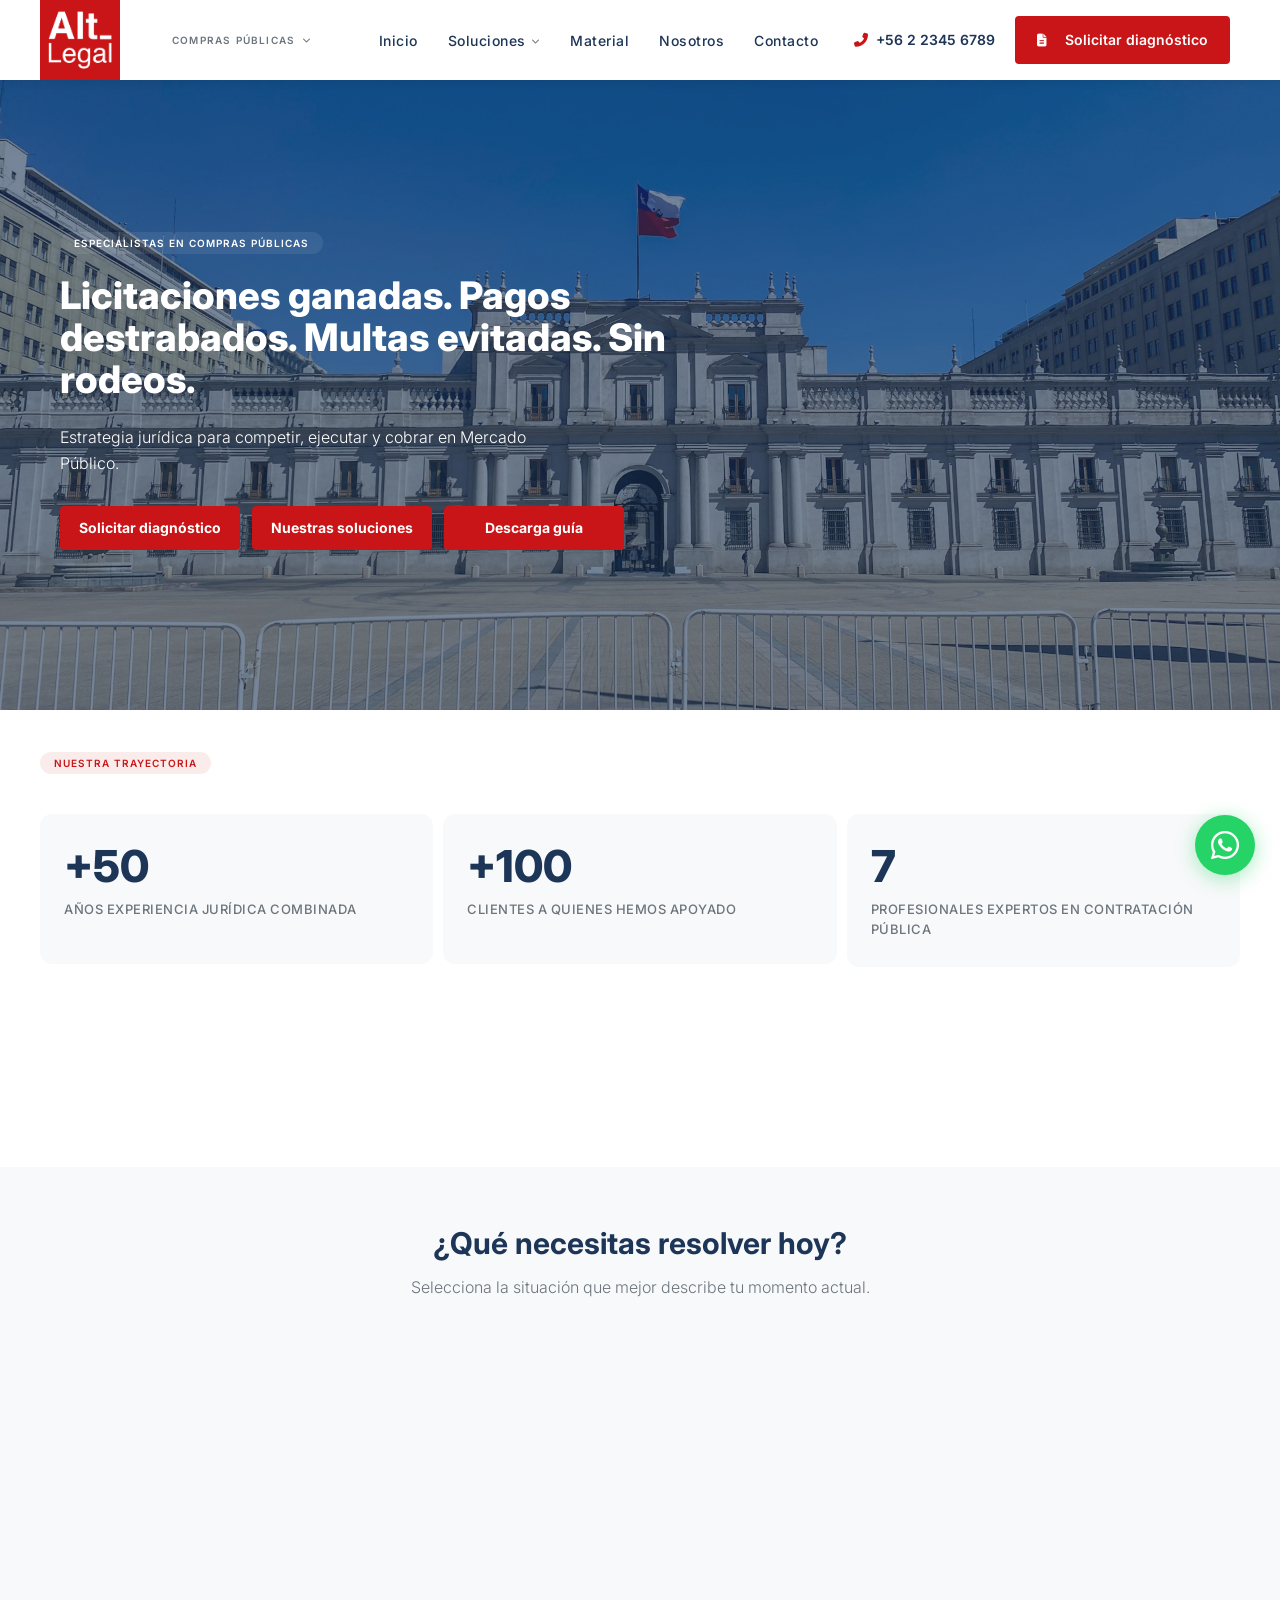
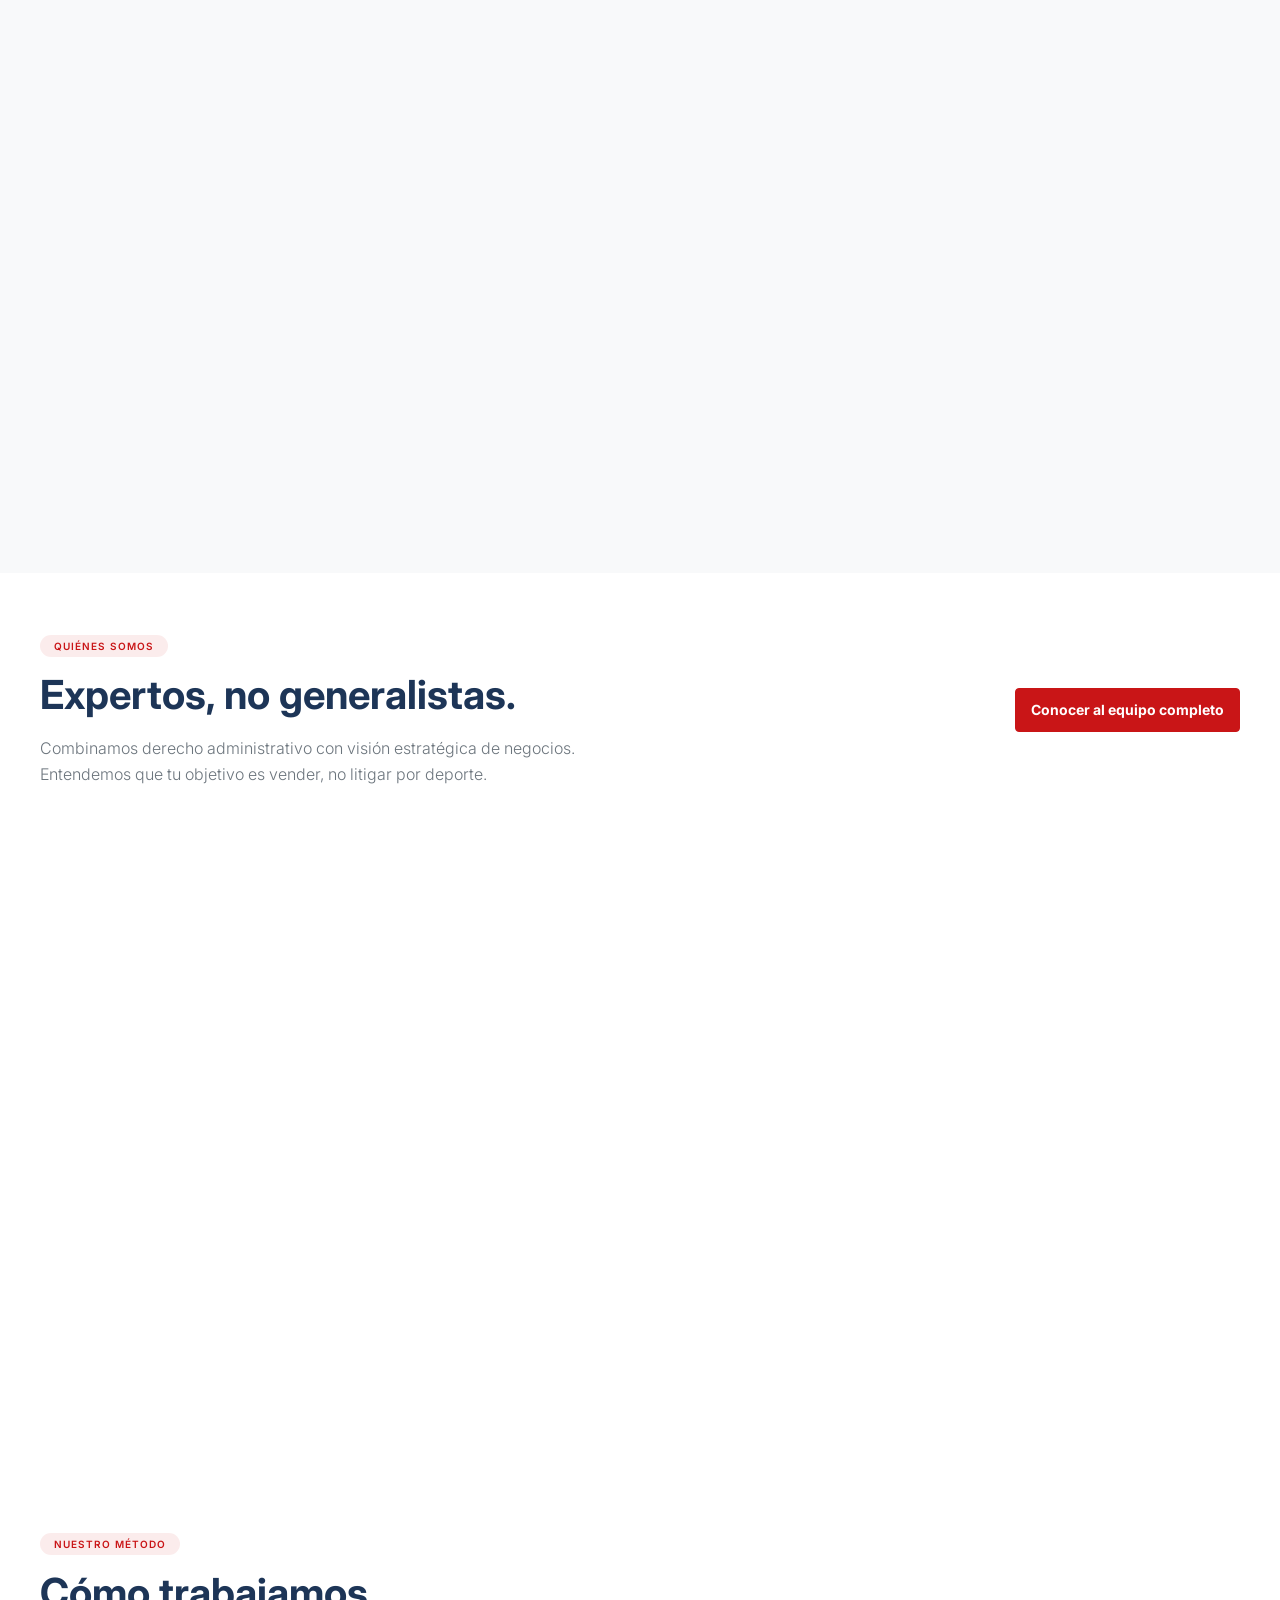
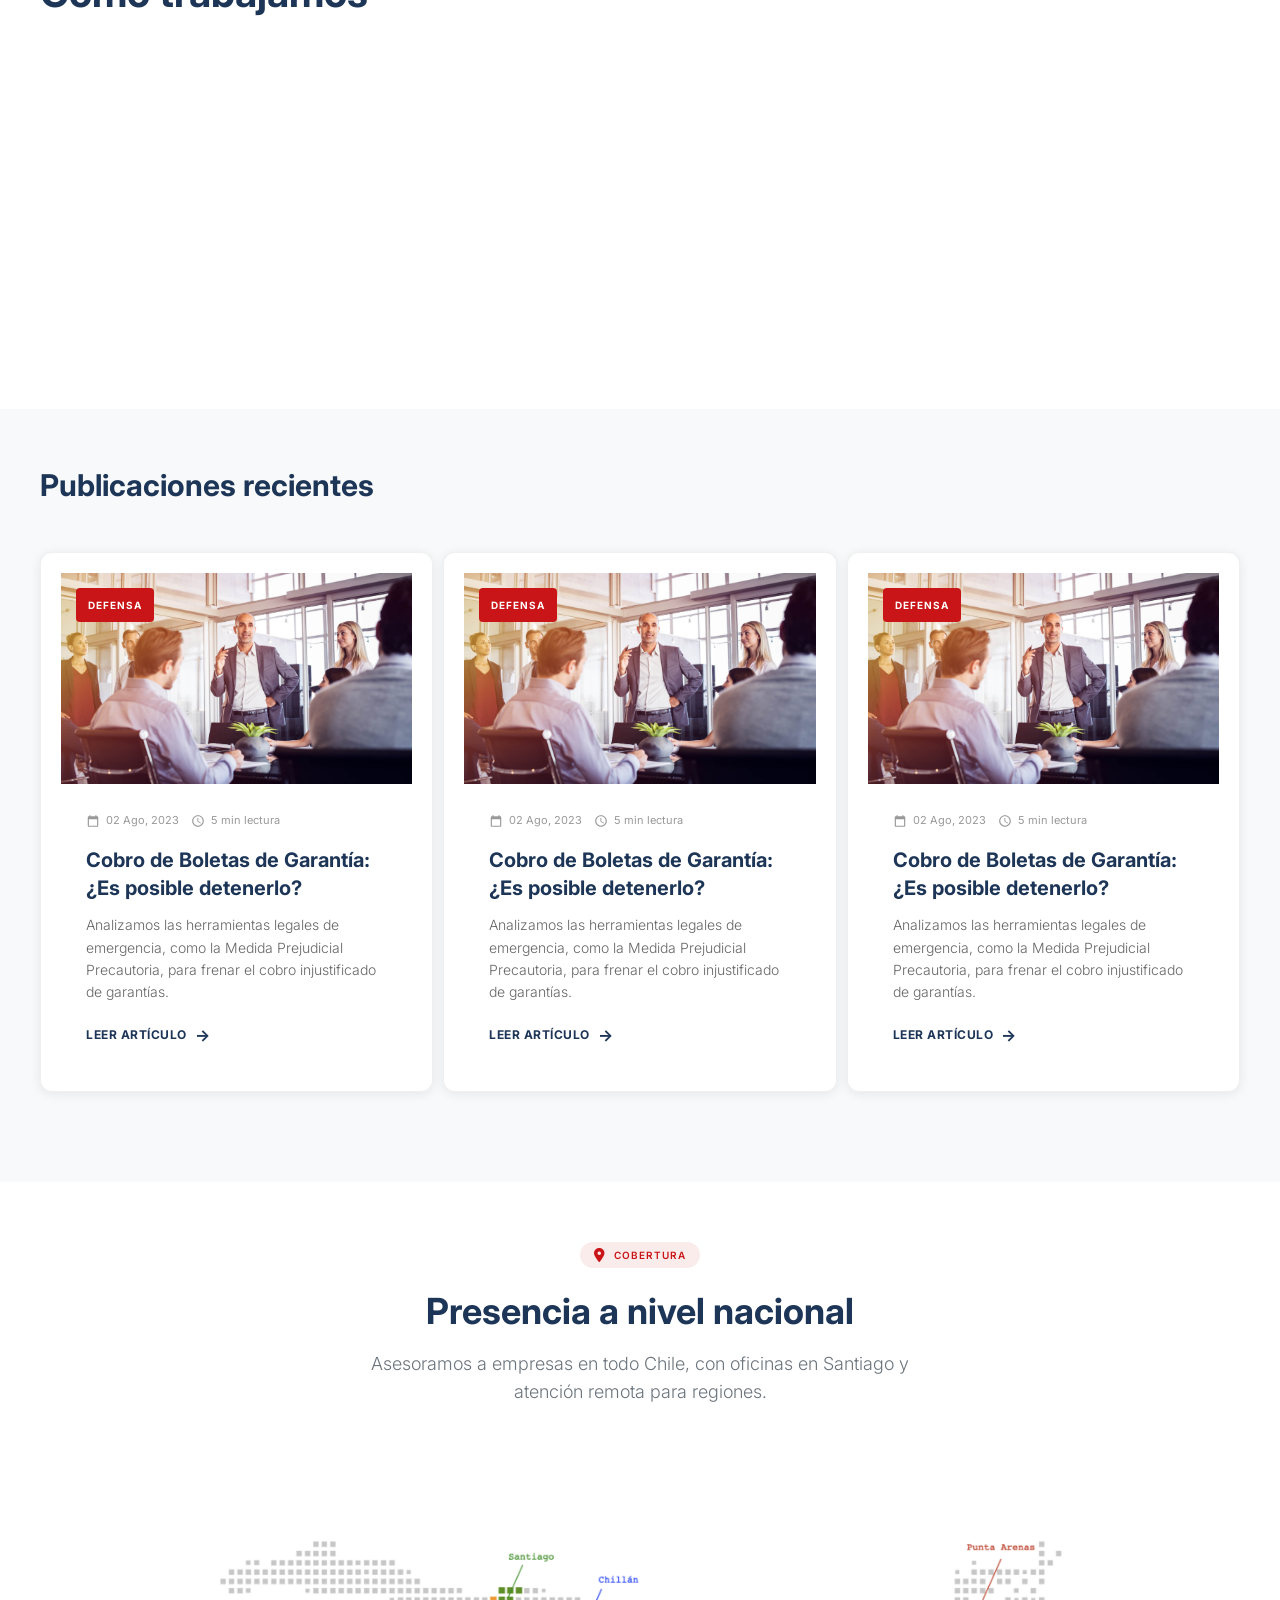
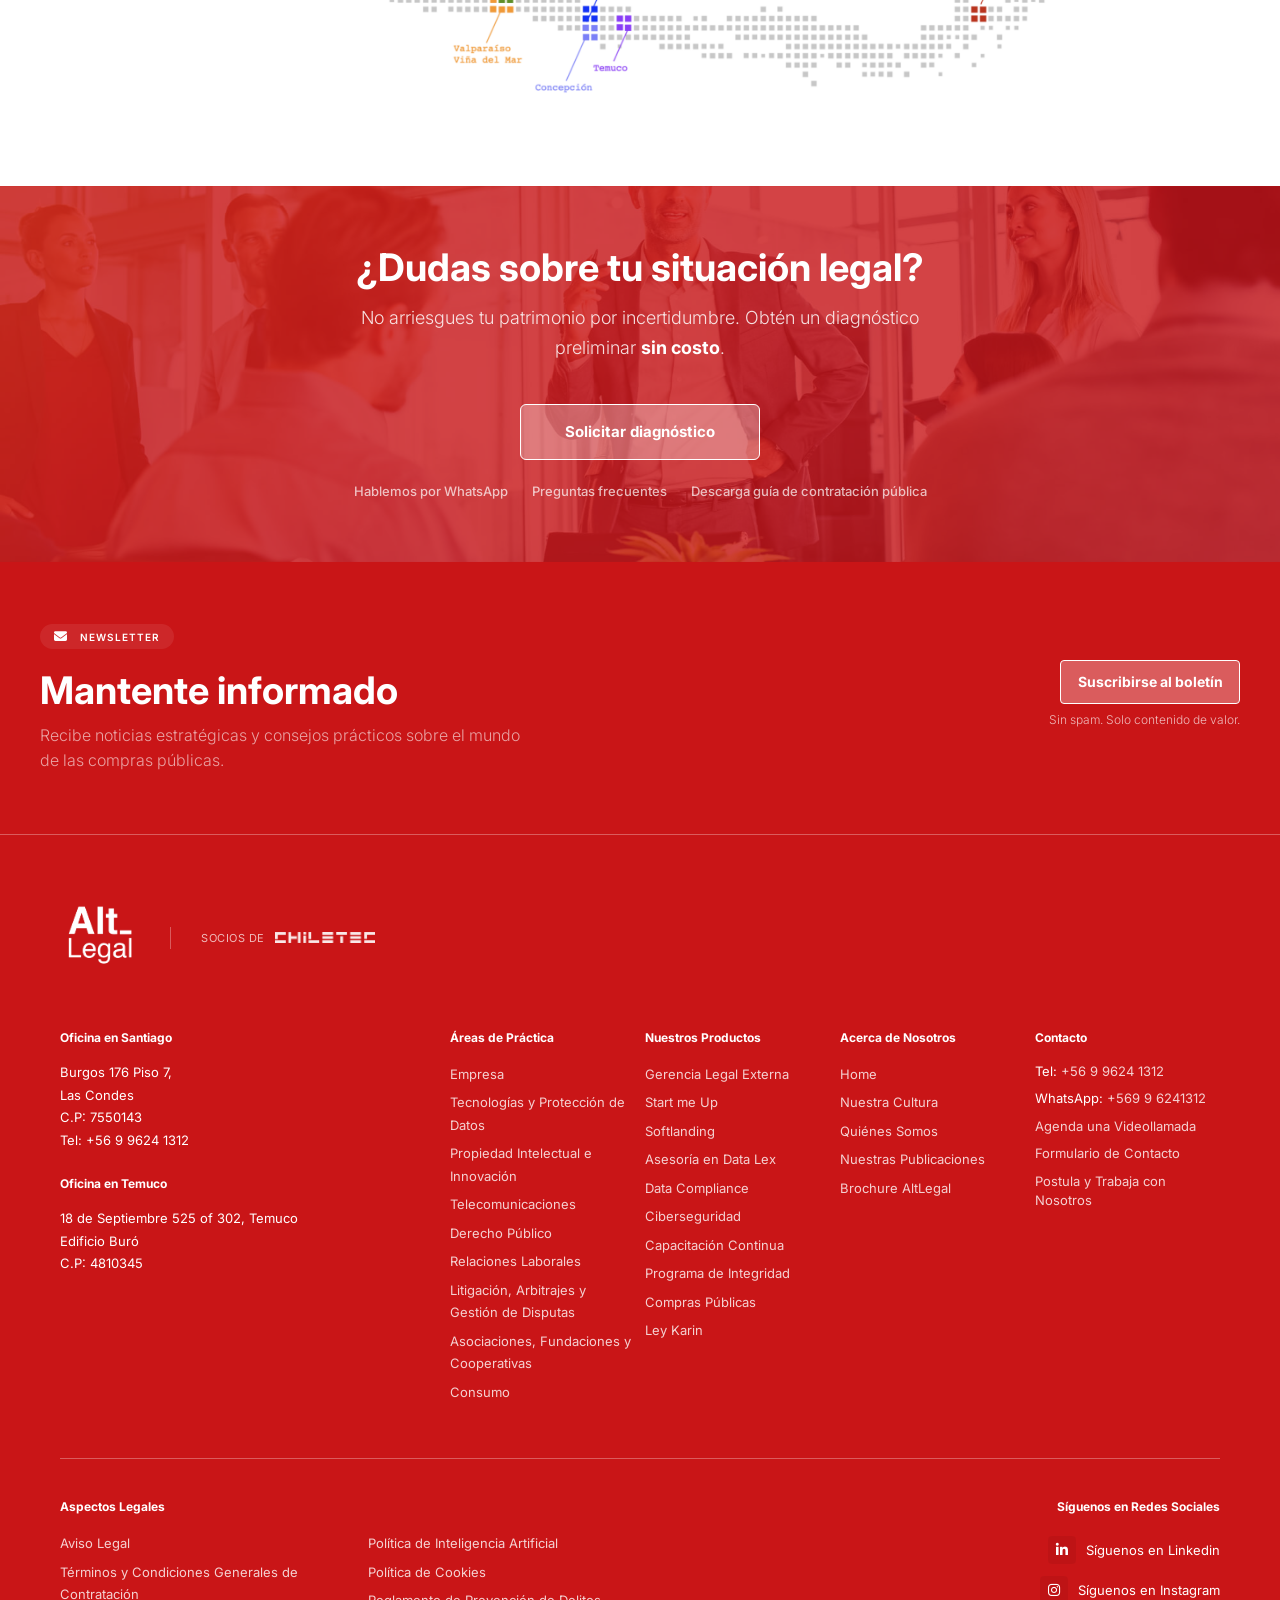
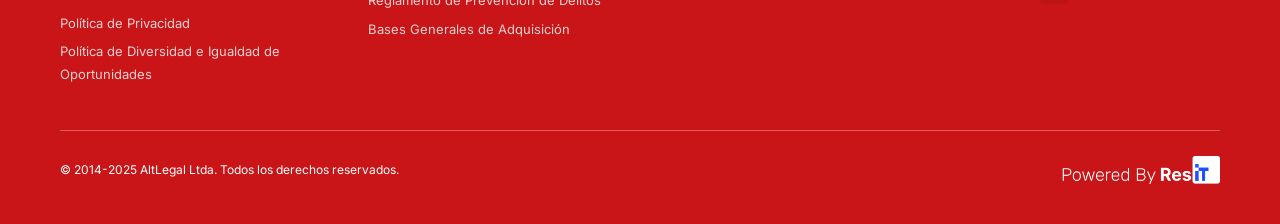
<file: index.html>
<!DOCTYPE html>
<html lang="es">
  <head>
    <title>AltLegal - Asesoría Legal Especializada</title>
    <meta charset="UTF-8">
    <link href="img/favicon.png" rel="shortcut icon">
    <meta name="viewport" content="width=device-width, initial-scale=1, maximum-scale=1">
    <link href="css/main.css?v=11210" rel="stylesheet" type="text/css">
    <script src="js/main.js?v=11210" type="text/javascript"></script>
    <!-- Meta tags facebook-->
    <meta property="og:title" content="AltLegal - Asesoría Legal Especializada">
    <meta property="og:description" content="Te ayudamos a maximizar tus oportunidades en licitaciones públicas con asesoría experta y resultados comprobados.">
    <meta property="og:image" content="#">
    <!-- Meta tags twitter cards-->
    <meta name="twitter:card" content="summary_large_image">
    <meta name="twitter:title" content="AltLegal - Asesoría Legal Especializada">
    <meta name="twitter:description" content="Te ayudamos a maximizar tus oportunidades en licitaciones públicas con asesoría experta y resultados comprobados.">
    <meta name="twitter:image" content="#"><link rel="preconnect" href="https://fonts.googleapis.com">
    <link rel="preconnect" href="https://fonts.gstatic.com" crossorigin>
    <link href="https://fonts.googleapis.com/css2?family=Inter:wght@400;500;600;700;800&display=swap" rel="stylesheet">
    <link rel="stylesheet" href="https://cdnjs.cloudflare.com/ajax/libs/font-awesome/6.7.2/css/all.min.css">
  </head>
  <body>
    <header>
      <div class="header__wrap">
        <div class="header__inner">
          <div class="header__logo"><a href="index.html" class="header__logo__link"><img src="img/icons/logo-altlegal.png" alt="AltLegal" class="header__logo__image"></a>
            <div class="header__area-selector">
              <div class="header__area-selector__current"><span class="header__area-selector__text">COMPRAS PÚBLICAS</span><i class="fas fa-chevron-down"></i></div>
              <div class="header__area-selector__dropdown">
                <ul>
                  <li class="active"><a href="index.html">Compras públicas</a></li>
                  <li><a href="#">Protección de datos</a></li>
                </ul>
              </div>
            </div>
          </div>
          <div class="header__nav">
            <div class="header__nav__bg"></div>
            <div class="header__nav__nav">
              <div class="header__nav__close">
                <div></div>
                <div></div>
              </div>
              <div class="header__nav__back">
                <div></div>
                <div></div>
                <div></div>
              </div>
              <div class="header__menu">
                <nav>
                  <ul>
                    <li><a href="index.html">Inicio</a></li>
                    <li class="has-submenu"><a href="solutions.html">Soluciones<i class="fas fa-chevron-down"></i></a>
                      <ul class="submenu">
                        <li><a href="solutions.html#licitaciones">Asesoría en licitaciones</a></li>
                        <li><a href="solutions.html#conflictos">Gestión de conflictos con el Estado</a></li>
                        <li><a href="solutions.html#integridad">Programas de Integridad</a></li>
                        <li><a href="solutions.html#capacitacion">Capacitación de equipos</a></li>
                        <li><a href="solutions.html#laas">Asesoría legal permanente (LaaS)</a></li>
                        <li><a href="solutions.html#cobranza">Cobranza al Estado</a></li>
                      </ul>
                    </li>
                    <li><a href="material.html">Material</a></li>
                    <li><a href="aboutus.html">Nosotros</a></li>
                    <li><a href="contact.html">Contacto</a></li>
                  </ul>
                </nav>
              </div>
            </div>
          </div>
          <div class="header__right">
            <div class="header__phone"><i class="fas fa-phone-alt"></i><a href="tel:+5622345678">+56 2 2345 6789</a></div>
            <div class="header__buttons"><a href="#contacto" class="btn btn--primary"><i class="fas fa-file-alt"></i><span>Solicitar diagnóstico</span></a></div>
          </div>
          <div class="header__nav__mobile">
            <div class="header__nav__opacity"></div>
            <div class="header__nav__nav">
              <div class="header__nav__nav__header">
                <div class="header__nav__isotipo"><img src="img/icons/logo-altlegal.png"></div>
                <div class="header__nav__close">
                  <div></div>
                  <div></div>
                </div>
                <div class="header__nav__back">
                  <div></div>
                  <div></div>
                  <div></div>
                </div>
              </div>
              <div class="header__nav__nav__body">
                <div class="header__nav__nav__menu">
                  <ul>
                    <li><a href="index.html">Inicio</a></li>
                    <li class="has-submenu"><a href="#">Soluciones<i class="fas fa-chevron-down"></i></a>
                      <ul class="submenu">
                        <li><a href="solutions.html#licitaciones">Asesoría en licitaciones</a></li>
                        <li><a href="solutions.html#conflictos">Gestión de conflictos con el Estado</a></li>
                        <li><a href="solutions.html#integridad">Programas de Integridad</a></li>
                        <li><a href="solutions.html#capacitacion">Capacitación de equipos</a></li>
                        <li><a href="solutions.html#laas">Asesoría legal permanente (LaaS)</a></li>
                        <li><a href="solutions.html#cobranza">Cobranza al Estado</a></li>
                      </ul>
                    </li>
                    <li><a href="material.html">Material</a></li>
                    <li><a href="aboutus.html">Nosotros</a></li>
                    <li><a href="contact.html">Contacto</a></li>
                  </ul>
                </div>
              </div>
              <div class="header__nav__nav__footer">
                <div class="header__nav__phone"><i class="fas fa-phone-alt"></i><a href="tel:+5622345678">+56 2 2345 6789</a></div>
                <div class="header__nav__buttons"><a href="#contacto" class="btn btn--primary"><i class="fas fa-file-alt"></i><span>Solicitar diagnóstico</span></a></div>
              </div>
            </div>
          </div>
          <div class="header__item header__item--ham">
            <div class="header__ham"><span></span><span></span><span></span></div>
          </div>
        </div>
      </div>
    </header>
    <div id="sections">
      <section class="section--hero">
        <div class="section__background">
          <div class="bg"><img src="img/uploads/background-1.jpg" alt="Oficina AltLegal"></div>
        </div>
        <div class="section__wrap section__wrap--hero">
          <div class="section__body">
            <div class="cols">
              <div class="section__flex">
                <div class="col-xs-12 col-md-8">
                  <div class="section__content"><span class="section__tag">ESPECIALISTAS EN COMPRAS PÚBLICAS</span>
                    <h1 class="h2 section__title">Licitaciones ganadas. Pagos destrabados. Multas evitadas. Sin rodeos.</h1>
                    <p class="section__description">Estrategia jurídica para competir, ejecutar y cobrar en Mercado Público.</p>
                    <div class="section__buttons"><a href="#contacto" class="btn">Solicitar diagnóstico</a><a href="#servicios" class="btn btn--outline">Nuestras soluciones</a><a href="#" class="btn btn--link">Descarga guía</a></div>
                  </div>
                </div>
              </div>
            </div>
          </div>
        </div>
      </section>
      <section class="section--stats">
        <div class="section__wrap section__wrap--xs">
          <div class="section__header"><span class="section__tag">NUESTRA TRAYECTORIA</span></div>
          <div class="section__body">
            <div class="cols">
              <div class="col-xs-6 col-md-4 dscroll">
                <div class="section__stat">
                  <div class="section__stat__number"><span data-count="50" data-prefix="+" class="section__stat__value">0</span></div>
                  <p class="section__stat__description">Años Experiencia jurídica combinada</p>
                </div>
              </div>
              <div class="col-xs-6 col-md-4 dscroll">
                <div class="section__stat">
                  <div class="section__stat__number"><span data-count="100" data-prefix="+" class="section__stat__value">0</span></div>
                  <p class="section__stat__description">Clientes a quienes hemos apoyado</p>
                </div>
              </div>
              <div class="col-xs-6 col-md-4 dscroll">
                <div class="section__stat">
                  <div class="section__stat__number"><span data-count="7" class="section__stat__value">0</span></div>
                  <p class="section__stat__description">profesionales Expertos en contratación pública</p>
                </div>
              </div>
              <div class="col-xs-6 col-md-4 dscroll">
                <div class="section__stat">
                  <div class="section__stat__number"><span data-count="24" class="section__stat__value">0</span></div>
                  <p class="section__stat__description">Horas Tiempo respuesta urgencias</p>
                </div>
              </div>
              <div class="col-xs-6 col-md-4 dscroll">
                <div class="section__stat">
                  <div class="section__stat__number section__stat__number--text">Estado</div>
                  <p class="section__stat__description">Experiencia real en la administración</p>
                </div>
              </div>
              <div class="col-xs-6 col-md-4 dscroll">
                <div class="section__stat">
                  <div class="section__stat__number section__stat__number--text">Múltiples industrias</div>
                  <p class="section__stat__description">Salud, tecnología, logística y servicios</p>
                </div>
              </div>
            </div>
          </div>
        </div>
      </section>
      <section class="section--solutions">
        <div class="section__wrap">
          <div class="section__header">
            <h3 class="section__title">¿Qué necesitas resolver hoy?</h3>
            <p>Selecciona la situación que mejor describe tu momento actual.</p>
          </div>
          <div class="section__body">
            <div class="cols">
              <div class="col-xs-12 col-md-4 dscroll">
                <article class="article--solution">
                  <div class="article__header">
                    <div class="article__icon"><i class="fas fa-balance-scale"></i></div>
                  </div>
                  <div class="article__body">
                    <h3 class="article__title">"Quiero ganar una licitación"</h3>
                    <p>Realizamos un análisis exhaustivo de bases de licitación y diseñamos estrategias de propuestas inteligentes, blindando tu oferta final mediante checklists rigurosos para eliminar errores formales y asegurar la adjudicación.</p><a href="single-solution.html" class="article__link">Ver solución</a>
                  </div>
                </article>
              </div>
              <div class="col-xs-12 col-md-4 dscroll">
                <article class="article--solution">
                  <div class="article__header">
                    <div class="article__icon"><i class="fas fa-gavel"></i></div>
                  </div>
                  <div class="article__body">
                    <h3 class="article__title">"Quiero impugnar una licitación que no se me adjudicó"</h3>
                    <p>Si perdiste injustamente por una evaluación arbitraria, activamos los mecanismos legales para anular la adjudicación y defender tu derecho a ser adjudicado ante el Tribunal de Contratación Pública.</p><a href="single-solution.html" class="article__link">Ver solución</a>
                  </div>
                </article>
              </div>
              <div class="col-xs-12 col-md-4 dscroll">
                <article class="article--solution">
                  <div class="article__header">
                    <div class="article__icon"><i class="fas fa-shield-alt"></i></div>
                  </div>
                  <div class="article__body">
                    <h3 class="article__title">"Tengo un conflicto con el Estado o arriesgo una multa"</h3>
                    <p>Actuamos de inmediato para proteger tu operación, contratos e historial como proveedor frente a multas y sanciones. Impugnamos licitaciones y mitigamos riesgos en tus conflictos con el Estado.</p><a href="single-solution.html" class="article__link">Ver solución</a>
                  </div>
                </article>
              </div>
              <div class="col-xs-12 col-md-4 dscroll">
                <article class="article--solution">
                  <div class="article__header">
                    <div class="article__icon"><i class="fas fa-hand-holding-usd"></i></div>
                  </div>
                  <div class="article__body">
                    <h3 class="article__title">"El Estado no me paga las facturas"</h3>
                    <p>Gestionamos el cobro administrativo y judicial ante organismos morosos. Contraloría y tribunales, destrabando el cobro de facturas emitidas y recuperando tu capital de trabajo.</p><a href="single-solution.html" class="article__link">Ver solución</a>
                  </div>
                </article>
              </div>
              <div class="col-xs-12 col-md-4 dscroll">
                <article class="article--solution">
                  <div class="article__header">
                    <div class="article__icon"><i class="fas fa-file-contract"></i></div>
                  </div>
                  <div class="article__body">
                    <h3 class="article__title">"Necesito un Programa de Integridad"</h3>
                    <p>Diseñamos e implementamos Programas de Integridad exigidos por Contraloría y la nueva ley, protegiendo legalmente a tu empresa y otorgando puntaje adicional decisivo en licitaciones estratégicas altamente competitivas.</p><a href="single-solution.html" class="article__link">Ver solución</a>
                  </div>
                </article>
              </div>
              <div class="col-xs-12 col-md-4 dscroll">
                <article class="article--solution">
                  <div class="article__header">
                    <div class="article__icon"><i class="fas fa-file-signature"></i></div>
                  </div>
                  <div class="article__body">
                    <h3 class="article__title">"Necesito acompañamiento legal para la ejecución de un contrato de alta complejidad"</h3>
                    <p>Apoyamos el proceso de ejecución documentando cada etapa y brindando asesoría permanente para evitar errores de relevancia jurídica. Anticipamos contingencias, gestionamos modificaciones y formalizamos comunicaciones con las contrapartes técnicas.</p><a href="single-solution.html" class="article__link">Ver solución</a>
                  </div>
                </article>
              </div>
            </div>
          </div>
        </div>
      </section>
      <section class="section--team">
        <div class="section__wrap">
          <div class="section__header">
            <div class="section__header__content"><span class="section__tag">QUIÉNES SOMOS</span>
              <h2 class="section__title">Expertos, no generalistas.</h2>
              <p class="section__description">Combinamos derecho administrativo con visión estratégica de negocios. Entendemos que tu objetivo es vender, no litigar por deporte.</p>
            </div>
            <div class="section__header__action"><a href="#equipo" class="btn btn--link">Conocer al equipo completo</a></div>
          </div>
          <div class="section__body">
            <div class="cols">
              <div class="col-xs-12 col-md-3 dscroll">
                <article class="article--team">
                  <div class="article__header">
                    <div class="article__photo"><img src="img/avatars/1.jpg" alt="Fernando Fernández"></div>
                  </div>
                  <div class="article__body">
                    <h3 class="article__name">Fernando Fernández</h3>
                    <p class="article__role">ABOGADO FUNDADOR</p>
                    <p class="article__bio">Abogado especialista en Derecho y Tecnología. Ex asesor de la División de Gobierno Digital de la SEGPRES, donde lideró el diseño de estrategias normativas para la transformación digital del Estado y la adquisición de tecnología pública.</p>
                  </div>
                  <div class="article__footer">
                    <div class="article__social"><a href="#" target="_blank" rel="noopener noreferrer"><i class="fab fa-linkedin"></i></a></div>
                  </div>
                </article>
              </div>
              <div class="col-xs-12 col-md-3 dscroll">
                <article class="article--team">
                  <div class="article__header">
                    <div class="article__photo"><img src="img/avatars/1.jpg" alt="Fernando Fernández"></div>
                  </div>
                  <div class="article__body">
                    <h3 class="article__name">Antonio Leiva</h3>
                    <p class="article__role">ABOGADO</p>
                    <p class="article__bio">Abogado con más de 15 años de trayectoria en el sector público. Se desempeñó como Fiscal de Sanciones estratégicas como SENDA y SERNAC. Actualmente es profesor de Derecho Administrativo en el Magíster de la Pontificia Universidad Católica.</p>
                  </div>
                  <div class="article__footer">
                    <div class="article__social"><a href="#" target="_blank" rel="noopener noreferrer"><i class="fab fa-linkedin"></i></a></div>
                  </div>
                </article>
              </div>
              <div class="col-xs-12 col-md-3 dscroll">
                <article class="article--team">
                  <div class="article__header">
                    <div class="article__photo"><img src="img/avatars/1.jpg" alt="Daniela Agurto"></div>
                  </div>
                  <div class="article__body">
                    <h3 class="article__name">Daniela Agurto</h3>
                    <p class="article__role">ABOGADA</p>
                    <p class="article__bio">Abogada experta en regulación económica y transporte. Ejerció como Subdirectora de Procedimientos Voluntarios Colectivos del SERNAC y Directora Regional Metropolitana, liderando mesas de trabajo complejas entre el mundo público y privado.</p>
                  </div>
                  <div class="article__footer">
                    <div class="article__social"><a href="#" target="_blank" rel="noopener noreferrer"><i class="fab fa-linkedin"></i></a></div>
                  </div>
                </article>
              </div>
              <div class="col-xs-12 col-md-3 dscroll">
                <article class="article--team">
                  <div class="article__header">
                    <div class="article__photo"><img src="img/avatars/1.jpg" alt="Felipe Elorza"></div>
                  </div>
                  <div class="article__body">
                    <h3 class="article__name">Felipe Elorza</h3>
                    <p class="article__role">ABOGADO</p>
                    <p class="article__bio">Abogado y Magíster en Derecho Administrativo y la PUC. Su práctica se concentra en la litigación administrativa compleja, impugnaciones ante el Tribunal de Contratación Pública y defensa ante sumarios administrativos.</p>
                  </div>
                  <div class="article__footer">
                    <div class="article__social"><a href="#" target="_blank" rel="noopener noreferrer"><i class="fab fa-linkedin"></i></a></div>
                  </div>
                </article>
              </div>
            </div>
          </div>
        </div>
      </section>
      <section class="section--process">
        <div class="section__wrap">
          <div class="section__header"><span class="section__tag">NUESTRO MÉTODO</span>
            <h2 class="section__title">Cómo trabajamos</h2>
          </div>
          <div class="section__body">
            <div class="cols">
              <div class="col-xs-12 col-md-4 dscroll">
                <article class="article--process">
                  <div class="article__header">
                    <div class="article__icon"><img src="img/icons/icon-process-1.png" alt="Paso 1"></div>
                    <div class="article__number"><span>01</span></div>
                  </div>
                  <div class="article__body">
                    <h3 class="article__title">Revisión de Factibilidad</h3>
                    <p>No vendemos ilusiones. Antes de aceptar el caso, realizamos un análisis preliminar honesto sobre las probabilidades reales de éxito jurídico y técnico.</p>
                  </div>
                </article>
              </div>
              <div class="col-xs-12 col-md-4 dscroll">
                <article class="article--process">
                  <div class="article__header">
                    <div class="article__icon"><img src="img/icons/icon-process-2.png" alt="Paso 2"></div>
                    <div class="article__number"><span>02</span></div>
                  </div>
                  <div class="article__body">
                    <h3 class="article__title">Estrategia del Requerimiento</h3>
                    <p>Diseñamos la ruta crítica. Preparamos los argumentos legales, recopilamos la evidencia técnica y definimos la táctica para enfrentar a la autoridad administrativa.</p>
                  </div>
                </article>
              </div>
              <div class="col-xs-12 col-md-4 dscroll">
                <article class="article--process">
                  <div class="article__header">
                    <div class="article__icon"><img src="img/icons/icon-process-3.png" alt="Paso 3"></div>
                    <div class="article__number"><span>03</span></div>
                  </div>
                  <div class="article__body">
                    <h3 class="article__title">Ejecución de la Estrategia</h3>
                    <p>Pasamos a la acción. Presentamos escritos, impugnamos ante tribunales o negociamos directamente. Monitoreamos el proceso hasta obtener la resolución final.</p>
                  </div>
                </article>
              </div>
            </div>
          </div>
        </div>
      </section>
      <section class="section--publication">
        <div class="section__wrap">
          <div class="section__header">
            <h3 class="section__title">Publicaciones recientes</h3>
          </div>
          <div class="section__body">
            <div class="cols">
              <div class="col-xs-6 col-md-4">
                <article class="article--publication">
                  <div class="article__header"><span class="article__category">DEFENSA</span>
                    <div class="article__image"><img src="img/uploads/3.jpg" alt="Cobro de Boletas de Garantía"></div>
                  </div>
                  <div class="article__body">
                    <div class="article__meta"><span class="article__date">02 Ago, 2023</span><span class="article__reading">5 min lectura</span></div>
                    <h3 class="article__title">Cobro de Boletas de Garantía: ¿Es posible detenerlo?</h3>
                    <p class="article__text">Analizamos las herramientas legales de emergencia, como la Medida Prejudicial Precautoria, para frenar el cobro injustificado de garantías.</p><a href="single-publication.html" class="article__link">LEER ARTÍCULO</a>
                  </div>
                </article>
              </div>
              <div class="col-xs-6 col-md-4">
                <article class="article--publication">
                  <div class="article__header"><span class="article__category">DEFENSA</span>
                    <div class="article__image"><img src="img/uploads/3.jpg" alt="Cobro de Boletas de Garantía"></div>
                  </div>
                  <div class="article__body">
                    <div class="article__meta"><span class="article__date">02 Ago, 2023</span><span class="article__reading">5 min lectura</span></div>
                    <h3 class="article__title">Cobro de Boletas de Garantía: ¿Es posible detenerlo?</h3>
                    <p class="article__text">Analizamos las herramientas legales de emergencia, como la Medida Prejudicial Precautoria, para frenar el cobro injustificado de garantías.</p><a href="single-publication.html" class="article__link">LEER ARTÍCULO</a>
                  </div>
                </article>
              </div>
              <div class="col-xs-6 col-md-4">
                <article class="article--publication">
                  <div class="article__header"><span class="article__category">DEFENSA</span>
                    <div class="article__image"><img src="img/uploads/3.jpg" alt="Cobro de Boletas de Garantía"></div>
                  </div>
                  <div class="article__body">
                    <div class="article__meta"><span class="article__date">02 Ago, 2023</span><span class="article__reading">5 min lectura</span></div>
                    <h3 class="article__title">Cobro de Boletas de Garantía: ¿Es posible detenerlo?</h3>
                    <p class="article__text">Analizamos las herramientas legales de emergencia, como la Medida Prejudicial Precautoria, para frenar el cobro injustificado de garantías.</p><a href="single-publication.html" class="article__link">LEER ARTÍCULO</a>
                  </div>
                </article>
              </div>
            </div>
          </div>
        </div>
      </section>
      <section class="section--maps">
        <div class="section__wrap">
          <div class="section__header"><span class="section__tag"><i class="fas fa-map-marker-alt"></i> COBERTURA</span>
            <h2 class="section__title">Presencia a nivel nacional</h2>
            <p class="section__description">Asesoramos a empresas en todo Chile, con oficinas en Santiago y atención remota para regiones.</p>
          </div>
          <div class="section__body">
            <div class="section__map"><img src="img/uploads/mapa-altlegal.png" alt="Mapa de cobertura AltLegal"></div>
          </div>
        </div>
      </section>
      <section class="section--cta">
        <div class="section__bg">
          <div class="bg"><img src="img/uploads/3.jpg"></div>
        </div>
        <div class="section__wrap">
          <div class="section__content">
            <h2 class="section__title">¿Dudas sobre tu situación legal?</h2>
            <p class="section__description">No arriesgues tu patrimonio por incertidumbre. Obtén un diagnóstico preliminar <strong>sin costo</strong>.</p>
          </div>
          <div class="section__buttons"><a href="#contacto" class="btn btn--white">Solicitar diagnóstico</a></div>
          <div class="section__links"><a href="https://wa.me/56912345678" target="_blank">Hablemos por WhatsApp</a><a href="#faq">Preguntas frecuentes</a><a href="#guia">Descarga guía de contratación pública</a></div>
        </div>
      </section>
      <section class="section--newsletter">
        <div class="section__wrap">
          <div class="section__content"><span class="section__tag"><i class="fas fa-envelope"></i> NEWSLETTER</span>
            <h2 class="section__title">Mantente informado</h2>
            <p class="section__description">Recibe noticias estratégicas y consejos prácticos sobre el mundo de las compras públicas.</p>
          </div>
          <div class="section__action"><a href="#suscripcion" class="btn btn--white">Suscribirse al boletín</a>
            <p class="section__note">Sin spam. Solo contenido de valor.</p>
          </div>
        </div>
      </section>
    </div><a href="https://wa.me/56996241312" target="_blank" rel="noopener noreferrer" title="Contáctanos por WhatsApp" class="whatsapp-sticky"><i class="fab fa-whatsapp"></i></a>
    <footer>
      <div class="footer__primary">
        <div class="footer__wrap">
          <div class="footer__top">
            <div class="footer__logos">
              <div class="footer__logo"><a href="index.html"><img src="img/icons/logo-altlegal.png" alt="AltLegal"></a></div>
              <div class="footer__partner"><span>Socios de</span><a href="https://chiletec.org" target="_blank" rel="noopener noreferrer"><img src="img/icons/logo-chiletec.png" alt="Chiletec"></a></div>
            </div>
            <div class="cols">
              <div class="col-xs-6 col-md-4">
                <div class="footer__block">
                  <h5 class="footer__subtitle">Oficina en Santiago</h5>
                  <ul class="footer__address">
                    <li>Burgos 176 Piso 7,</li>
                    <li>Las Condes</li>
                    <li>C.P: 7550143</li>
                    <li><a href="tel:+56996241312">Tel: +56 9 9624 1312</a></li>
                  </ul>
                  <h5 class="footer__subtitle">Oficina en Temuco</h5>
                  <ul class="footer__address">
                    <li>18 de Septiembre 525 of 302, Temuco</li>
                    <li>Edificio Buró</li>
                    <li>C.P: 4810345</li>
                  </ul>
                </div>
              </div>
              <div class="col-xs-6 col-md-2">
                <div class="footer__block">
                  <h5 class="footer__subtitle">Áreas de Práctica</h5>
                  <ul class="footer__links">
                    <li><a href="#">Empresa</a></li>
                    <li><a href="#">Tecnologías y Protección de Datos</a></li>
                    <li><a href="#">Propiedad Intelectual e Innovación</a></li>
                    <li><a href="#">Telecomunicaciones</a></li>
                    <li><a href="#">Derecho Público</a></li>
                    <li><a href="#">Relaciones Laborales</a></li>
                    <li><a href="#">Litigación, Arbitrajes y Gestión de Disputas</a></li>
                    <li><a href="#">Asociaciones, Fundaciones y Cooperativas</a></li>
                    <li><a href="#">Consumo</a></li>
                  </ul>
                </div>
              </div>
              <div class="col-xs-6 col-md-2">
                <div class="footer__block">
                  <h5 class="footer__subtitle">Nuestros Productos</h5>
                  <ul class="footer__links">
                    <li><a href="#">Gerencia Legal Externa</a></li>
                    <li><a href="#">Start me Up</a></li>
                    <li><a href="#">Softlanding</a></li>
                    <li><a href="#">Asesoría en Data Lex</a></li>
                    <li><a href="#">Data Compliance</a></li>
                    <li><a href="#">Ciberseguridad</a></li>
                    <li><a href="#">Capacitación Continua</a></li>
                    <li><a href="#">Programa de Integridad</a></li>
                    <li><a href="#">Compras Públicas</a></li>
                    <li><a href="#">Ley Karin</a></li>
                  </ul>
                </div>
              </div>
              <div class="col-xs-6 col-md-2">
                <div class="footer__block">
                  <h5 class="footer__subtitle">Acerca de Nosotros</h5>
                  <ul class="footer__links">
                    <li><a href="index.html">Home</a></li>
                    <li><a href="aboutus.html">Nuestra Cultura</a></li>
                    <li><a href="aboutus.html">Quiénes Somos</a></li>
                    <li><a href="material.html">Nuestras Publicaciones</a></li>
                    <li><a href="#">Brochure AltLegal</a></li>
                  </ul>
                </div>
              </div>
              <div class="col-xs-12 col-md-2">
                <div class="footer__block">
                  <h5 class="footer__subtitle">Contacto</h5>
                  <ul class="footer__contact">
                    <li><span>Tel: </span><a href="tel:+56996241312">+56 9 9624 1312</a></li>
                    <li><span>WhatsApp: </span><a href="https://wa.me/56996241312" target="_blank">+569 9 6241312</a></li>
                    <li><a href="#">Agenda una Videollamada</a></li>
                    <li><a href="contact.html">Formulario de Contacto</a></li>
                    <li><a href="#">Postula y Trabaja con Nosotros</a></li>
                  </ul>
                </div>
              </div>
            </div>
          </div>
          <div class="footer__middle">
            <div class="cols">
              <div class="col-xs-12 col-md-6">
                <div class="footer__block">
                  <h5 class="footer__subtitle">Aspectos Legales</h5>
                  <div class="footer__legal-grid">
                    <ul class="footer__links">
                      <li><a href="#">Aviso Legal</a></li>
                      <li><a href="#">Términos y Condiciones Generales de Contratación</a></li>
                      <li><a href="#">Política de Privacidad</a></li>
                      <li><a href="#">Política de Diversidad e Igualdad de Oportunidades</a></li>
                    </ul>
                    <ul class="footer__links">
                      <li><a href="#">Política de Inteligencia Artificial</a></li>
                      <li><a href="#">Política de Cookies</a></li>
                      <li><a href="#">Reglamento de Prevención de Delitos</a></li>
                      <li><a href="#">Bases Generales de Adquisición</a></li>
                    </ul>
                  </div>
                </div>
              </div>
              <div class="col-xs-12 col-md-6">
                <div class="footer__block footer__block--social">
                  <h5 class="footer__subtitle">Síguenos en Redes Sociales</h5>
                  <div class="footer__socials"><a href="#" target="_blank" rel="noopener noreferrer" class="footer__social"><i class="fab fa-linkedin-in"></i><span>Síguenos en Linkedin</span></a><a href="#" target="_blank" rel="noopener noreferrer" class="footer__social"><i class="fab fa-instagram"></i><span>Síguenos en Instagram</span></a></div>
                </div>
              </div>
            </div>
          </div>
          <div class="footer__bottom">
            <div class="footer__bottom__left">
              <p class="footer__copyright">© 2014-2025 AltLegal Ltda. Todos los derechos reservados.</p>
            </div>
            <div class="footer__poweredby"><a href="https://resit.cl" target="_blank" rel="noopener"><img src="img/icons/powerby-resit.png" alt="Powered by ResIT"></a></div>
          </div>
        </div>
      </div>
    </footer>
  </body>
</html>
</file>
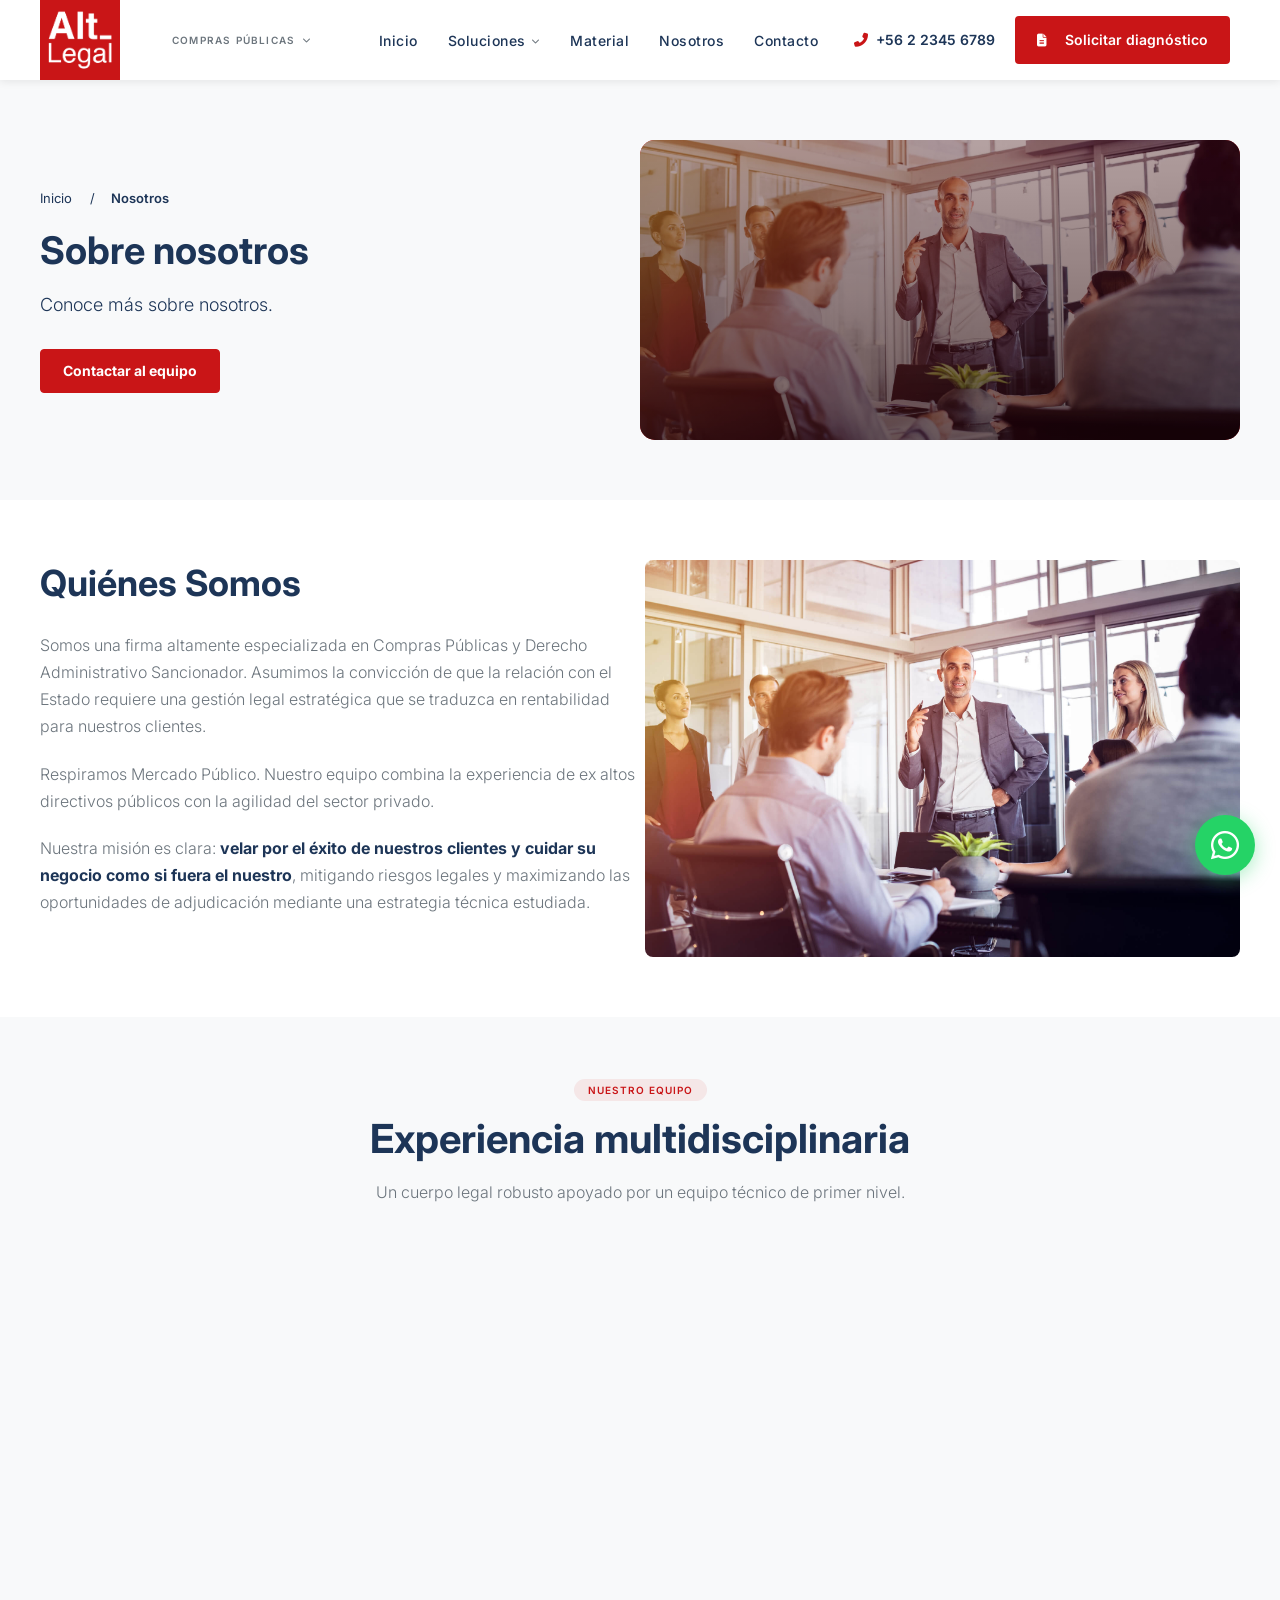
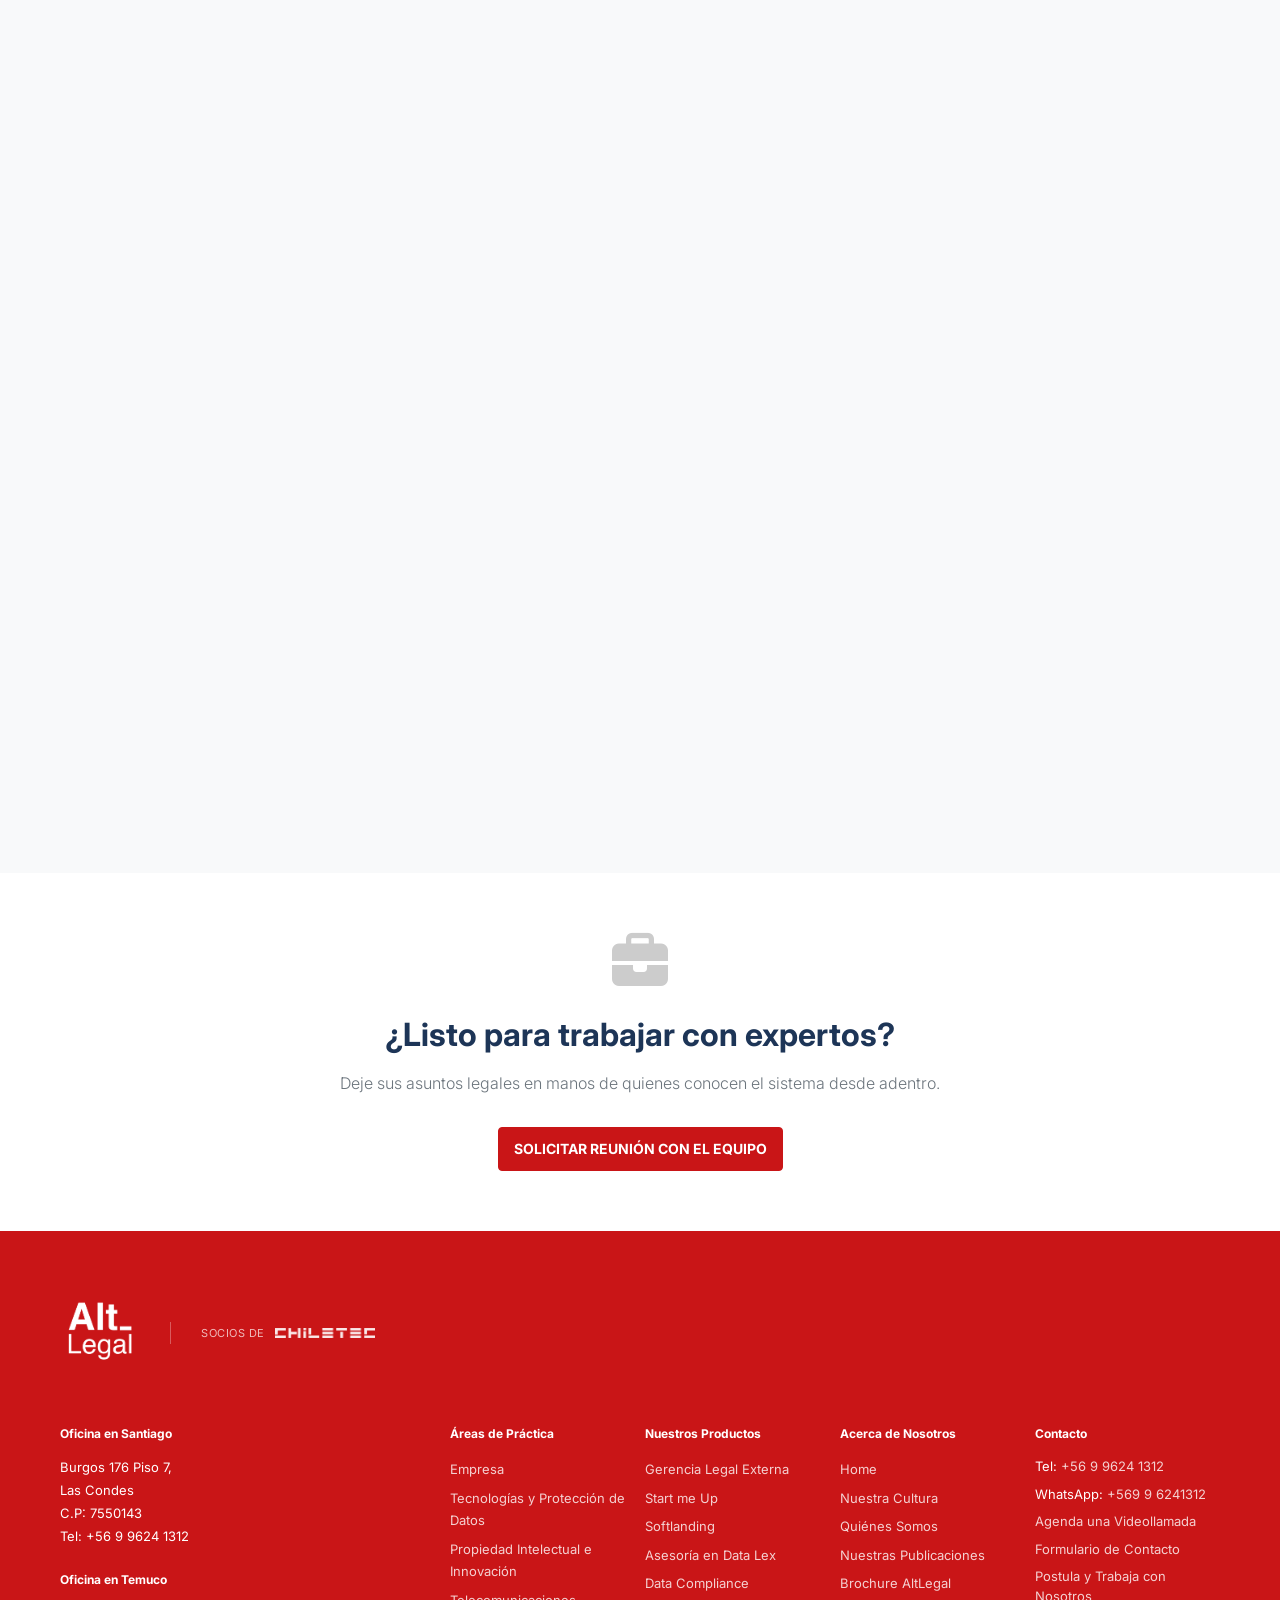
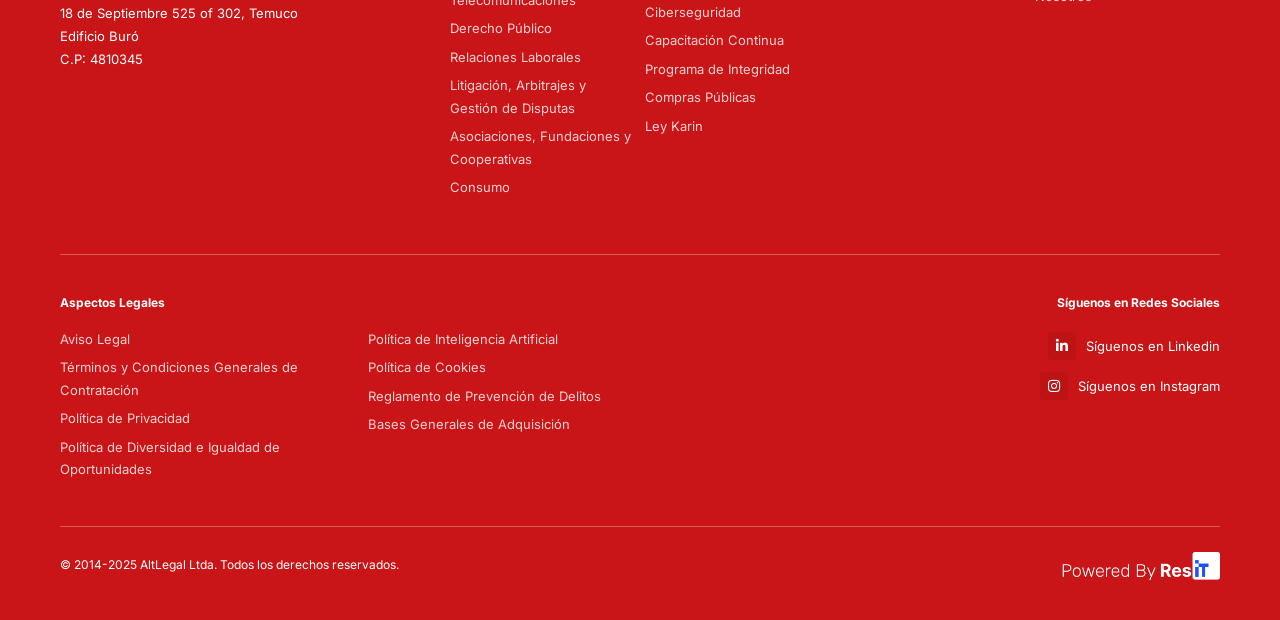
<file: aboutus.html>
<!DOCTYPE html>
<html lang="es">
  <head>
    <title>AltLegal - Asesoría Legal Especializada</title>
    <meta charset="UTF-8">
    <link href="img/favicon.png" rel="shortcut icon">
    <meta name="viewport" content="width=device-width, initial-scale=1, maximum-scale=1">
    <link href="css/main.css?v=15135" rel="stylesheet" type="text/css">
    <script src="js/main.js?v=15135" type="text/javascript"></script>
    <!-- Meta tags facebook-->
    <meta property="og:title" content="AltLegal - Asesoría Legal Especializada">
    <meta property="og:description" content="Te ayudamos a maximizar tus oportunidades en licitaciones públicas con asesoría experta y resultados comprobados.">
    <meta property="og:image" content="#">
    <!-- Meta tags twitter cards-->
    <meta name="twitter:card" content="summary_large_image">
    <meta name="twitter:title" content="AltLegal - Asesoría Legal Especializada">
    <meta name="twitter:description" content="Te ayudamos a maximizar tus oportunidades en licitaciones públicas con asesoría experta y resultados comprobados.">
    <meta name="twitter:image" content="#"><link rel="preconnect" href="https://fonts.googleapis.com">
    <link rel="preconnect" href="https://fonts.gstatic.com" crossorigin>
    <link href="https://fonts.googleapis.com/css2?family=Inter:wght@400;500;600;700;800&display=swap" rel="stylesheet">
    <link rel="stylesheet" href="https://cdnjs.cloudflare.com/ajax/libs/font-awesome/6.7.2/css/all.min.css">
  </head>
  <body>
    <header>
      <div class="header__wrap">
        <div class="header__inner">
          <div class="header__logo"><a href="index.html" class="header__logo__link"><img src="img/icons/logo-altlegal.png" alt="AltLegal" class="header__logo__image"></a>
            <div class="header__area-selector">
              <div class="header__area-selector__current"><span class="header__area-selector__text">COMPRAS PÚBLICAS</span><i class="fas fa-chevron-down"></i></div>
              <div class="header__area-selector__dropdown">
                <ul>
                  <li class="active"><a href="index.html">Compras públicas</a></li>
                  <li><a href="#">Protección de datos</a></li>
                </ul>
              </div>
            </div>
          </div>
          <div class="header__nav">
            <div class="header__nav__bg"></div>
            <div class="header__nav__nav">
              <div class="header__nav__close">
                <div></div>
                <div></div>
              </div>
              <div class="header__nav__back">
                <div></div>
                <div></div>
                <div></div>
              </div>
              <div class="header__menu">
                <nav>
                  <ul>
                    <li><a href="index.html">Inicio</a></li>
                    <li class="has-submenu"><a href="solutions.html">Soluciones<i class="fas fa-chevron-down"></i></a>
                      <ul class="submenu">
                        <li><a href="solutions.html#licitaciones">Asesoría en licitaciones</a></li>
                        <li><a href="solutions.html#conflictos">Gestión de conflictos con el Estado</a></li>
                        <li><a href="solutions.html#integridad">Programas de Integridad</a></li>
                        <li><a href="solutions.html#capacitacion">Capacitación de equipos</a></li>
                        <li><a href="solutions.html#laas">Asesoría legal permanente (LaaS)</a></li>
                        <li><a href="solutions.html#cobranza">Cobranza al Estado</a></li>
                      </ul>
                    </li>
                    <li><a href="material.html">Material</a></li>
                    <li><a href="aboutus.html">Nosotros</a></li>
                    <li><a href="contact.html">Contacto</a></li>
                  </ul>
                </nav>
              </div>
            </div>
          </div>
          <div class="header__right">
            <div class="header__phone"><i class="fas fa-phone-alt"></i><a href="tel:+5622345678">+56 2 2345 6789</a></div>
            <div class="header__buttons"><a href="#contacto" class="btn btn--primary"><i class="fas fa-file-alt"></i><span>Solicitar diagnóstico</span></a></div>
          </div>
          <div class="header__nav__mobile">
            <div class="header__nav__opacity"></div>
            <div class="header__nav__nav">
              <div class="header__nav__nav__header">
                <div class="header__nav__isotipo"><img src="img/icons/logo-altlegal.png"></div>
                <div class="header__nav__close">
                  <div></div>
                  <div></div>
                </div>
                <div class="header__nav__back">
                  <div></div>
                  <div></div>
                  <div></div>
                </div>
              </div>
              <div class="header__nav__nav__body">
                <div class="header__nav__nav__menu">
                  <ul>
                    <li><a href="index.html">Inicio</a></li>
                    <li class="has-submenu"><a href="#">Soluciones<i class="fas fa-chevron-down"></i></a>
                      <ul class="submenu">
                        <li><a href="solutions.html#licitaciones">Asesoría en licitaciones</a></li>
                        <li><a href="solutions.html#conflictos">Gestión de conflictos con el Estado</a></li>
                        <li><a href="solutions.html#integridad">Programas de Integridad</a></li>
                        <li><a href="solutions.html#capacitacion">Capacitación de equipos</a></li>
                        <li><a href="solutions.html#laas">Asesoría legal permanente (LaaS)</a></li>
                        <li><a href="solutions.html#cobranza">Cobranza al Estado</a></li>
                      </ul>
                    </li>
                    <li><a href="material.html">Material</a></li>
                    <li><a href="aboutus.html">Nosotros</a></li>
                    <li><a href="contact.html">Contacto</a></li>
                  </ul>
                </div>
              </div>
              <div class="header__nav__nav__footer">
                <div class="header__nav__phone"><i class="fas fa-phone-alt"></i><a href="tel:+5622345678">+56 2 2345 6789</a></div>
                <div class="header__nav__buttons"><a href="#contacto" class="btn btn--primary"><i class="fas fa-file-alt"></i><span>Solicitar diagnóstico</span></a></div>
              </div>
            </div>
          </div>
          <div class="header__item header__item--ham">
            <div class="header__ham"><span></span><span></span><span></span></div>
          </div>
        </div>
      </div>
    </header>
    <div id="sections">
      <section class="section--header">
        <div class="section__wrap">
          <div class="section__body">
            <div class="section__breadcrumb"><a href="index.html">Inicio</a><span>/</span><span>Nosotros</span></div>
            <h1 class="h2 section__title">Sobre nosotros</h1>
            <p class="section__description">Conoce más sobre nosotros.</p>
            <div class="section__buttons"><a href="#contacto" class="btn btn--primary">Contactar al equipo</a></div>
          </div>
          <div class="section__bg">
            <div class="bg"><img src="img/uploads/3.jpg"></div>
          </div>
        </div>
      </section>
      <section class="section--media">
        <div class="section__wrap">
          <div class="section__body">
            <div class="cols">
              <div class="col-xs-12 col-md-6">
                <div class="section__content">
                  <h2 class="section__title">Quiénes Somos</h2>
                  <p>Somos una firma altamente especializada en Compras Públicas y Derecho Administrativo Sancionador. Asumimos la convicción de que la relación con el Estado requiere una gestión legal estratégica que se traduzca en rentabilidad para nuestros clientes.</p>
                  <p>Respiramos Mercado Público. Nuestro equipo combina la experiencia de ex altos directivos públicos con la agilidad del sector privado.</p>
                  <p>Nuestra misión es clara: <strong>velar por el éxito de nuestros clientes y cuidar su negocio como si fuera el nuestro</strong>, mitigando riesgos legales y maximizando las oportunidades de adjudicación mediante una estrategia técnica estudiada.</p>
                </div>
              </div>
              <div class="col-xs-12 col-md-6">
                <div class="section__media"><img src="img/uploads/3.jpg" alt="Equipo AltLegal"></div>
              </div>
            </div>
          </div>
        </div>
      </section>
      <section class="section--team-2">
        <div class="section__wrap">
          <div class="section__header"><span class="section__tag">NUESTRO EQUIPO</span>
            <h2 class="section__title">Experiencia multidisciplinaria</h2>
            <p class="section__description">Un cuerpo legal robusto apoyado por un equipo técnico de primer nivel.</p>
          </div>
          <div class="section__body">
            <div class="cols">
              <div class="col-xs-12 col-md-3 dscroll">
                <article class="article--team">
                  <div class="article__header">
                    <div class="article__photo"><img src="img/avatars/1.jpg" alt="Felipe Elorza"></div>
                  </div>
                  <div class="article__body">
                    <h3 class="article__name">Felipe Elorza</h3>
                    <p class="article__role">ABOGADO</p>
                    <p class="article__bio">Abogado y Magíster en Derecho Administrativo y la PUC. Su práctica se concentra en la litigación administrativa compleja, impugnaciones ante el Tribunal de Contratación Pública y defensa ante sumarios administrativos.</p>
                  </div>
                  <div class="article__footer">
                    <div class="article__social"><a href="#" target="_blank" rel="noopener noreferrer"><i class="fab fa-linkedin"></i></a></div>
                  </div>
                </article>
              </div>
              <div class="col-xs-12 col-md-3 dscroll">
                <article class="article--team">
                  <div class="article__header">
                    <div class="article__photo"><img src="img/avatars/1.jpg" alt="Felipe Elorza"></div>
                  </div>
                  <div class="article__body">
                    <h3 class="article__name">Felipe Elorza</h3>
                    <p class="article__role">ABOGADO</p>
                    <p class="article__bio">Abogado y Magíster en Derecho Administrativo y la PUC. Su práctica se concentra en la litigación administrativa compleja, impugnaciones ante el Tribunal de Contratación Pública y defensa ante sumarios administrativos.</p>
                  </div>
                  <div class="article__footer">
                    <div class="article__social"><a href="#" target="_blank" rel="noopener noreferrer"><i class="fab fa-linkedin"></i></a></div>
                  </div>
                </article>
              </div>
              <div class="col-xs-12 col-md-3 dscroll">
                <article class="article--team">
                  <div class="article__header">
                    <div class="article__photo"><img src="img/avatars/1.jpg" alt="Felipe Elorza"></div>
                  </div>
                  <div class="article__body">
                    <h3 class="article__name">Felipe Elorza</h3>
                    <p class="article__role">ABOGADO</p>
                    <p class="article__bio">Abogado y Magíster en Derecho Administrativo y la PUC. Su práctica se concentra en la litigación administrativa compleja, impugnaciones ante el Tribunal de Contratación Pública y defensa ante sumarios administrativos.</p>
                  </div>
                  <div class="article__footer">
                    <div class="article__social"><a href="#" target="_blank" rel="noopener noreferrer"><i class="fab fa-linkedin"></i></a></div>
                  </div>
                </article>
              </div>
              <div class="col-xs-12 col-md-3 dscroll">
                <article class="article--team">
                  <div class="article__header">
                    <div class="article__photo"><img src="img/avatars/1.jpg" alt="Felipe Elorza"></div>
                  </div>
                  <div class="article__body">
                    <h3 class="article__name">Felipe Elorza</h3>
                    <p class="article__role">ABOGADO</p>
                    <p class="article__bio">Abogado y Magíster en Derecho Administrativo y la PUC. Su práctica se concentra en la litigación administrativa compleja, impugnaciones ante el Tribunal de Contratación Pública y defensa ante sumarios administrativos.</p>
                  </div>
                  <div class="article__footer">
                    <div class="article__social"><a href="#" target="_blank" rel="noopener noreferrer"><i class="fab fa-linkedin"></i></a></div>
                  </div>
                </article>
              </div>
              <div class="col-xs-12 col-md-3 dscroll">
                <article class="article--team">
                  <div class="article__header">
                    <div class="article__photo"><img src="img/avatars/1.jpg" alt="Felipe Elorza"></div>
                  </div>
                  <div class="article__body">
                    <h3 class="article__name">Felipe Elorza</h3>
                    <p class="article__role">ABOGADO</p>
                    <p class="article__bio">Abogado y Magíster en Derecho Administrativo y la PUC. Su práctica se concentra en la litigación administrativa compleja, impugnaciones ante el Tribunal de Contratación Pública y defensa ante sumarios administrativos.</p>
                  </div>
                  <div class="article__footer">
                    <div class="article__social"><a href="#" target="_blank" rel="noopener noreferrer"><i class="fab fa-linkedin"></i></a></div>
                  </div>
                </article>
              </div>
              <div class="col-xs-12 col-md-3 dscroll">
                <article class="article--team">
                  <div class="article__header">
                    <div class="article__photo"><img src="img/avatars/1.jpg" alt="Felipe Elorza"></div>
                  </div>
                  <div class="article__body">
                    <h3 class="article__name">Felipe Elorza</h3>
                    <p class="article__role">ABOGADO</p>
                    <p class="article__bio">Abogado y Magíster en Derecho Administrativo y la PUC. Su práctica se concentra en la litigación administrativa compleja, impugnaciones ante el Tribunal de Contratación Pública y defensa ante sumarios administrativos.</p>
                  </div>
                  <div class="article__footer">
                    <div class="article__social"><a href="#" target="_blank" rel="noopener noreferrer"><i class="fab fa-linkedin"></i></a></div>
                  </div>
                </article>
              </div>
              <div class="col-xs-12 col-md-3 dscroll">
                <article class="article--team">
                  <div class="article__header">
                    <div class="article__photo"><img src="img/avatars/1.jpg" alt="Felipe Elorza"></div>
                  </div>
                  <div class="article__body">
                    <h3 class="article__name">Felipe Elorza</h3>
                    <p class="article__role">ABOGADO</p>
                    <p class="article__bio">Abogado y Magíster en Derecho Administrativo y la PUC. Su práctica se concentra en la litigación administrativa compleja, impugnaciones ante el Tribunal de Contratación Pública y defensa ante sumarios administrativos.</p>
                  </div>
                  <div class="article__footer">
                    <div class="article__social"><a href="#" target="_blank" rel="noopener noreferrer"><i class="fab fa-linkedin"></i></a></div>
                  </div>
                </article>
              </div>
              <div class="col-xs-12 col-md-3 dscroll">
                <article class="article--team">
                  <div class="article__header">
                    <div class="article__photo"><img src="img/avatars/1.jpg" alt="Felipe Elorza"></div>
                  </div>
                  <div class="article__body">
                    <h3 class="article__name">Felipe Elorza</h3>
                    <p class="article__role">ABOGADO</p>
                    <p class="article__bio">Abogado y Magíster en Derecho Administrativo y la PUC. Su práctica se concentra en la litigación administrativa compleja, impugnaciones ante el Tribunal de Contratación Pública y defensa ante sumarios administrativos.</p>
                  </div>
                  <div class="article__footer">
                    <div class="article__social"><a href="#" target="_blank" rel="noopener noreferrer"><i class="fab fa-linkedin"></i></a></div>
                  </div>
                </article>
              </div>
            </div>
          </div>
        </div>
      </section>
      <section class="section--cta-expert">
        <div class="section__wrap">
          <div class="section__body">
            <div class="section__icon"><i class="fas fa-briefcase"></i></div>
            <h2 class="section__title">¿Listo para trabajar con expertos?</h2>
            <p class="section__description">Deje sus asuntos legales en manos de quienes conocen el sistema desde adentro.</p>
            <div class="section__buttons"><a href="#contacto" class="btn btn--primary">SOLICITAR REUNIÓN CON EL EQUIPO</a></div>
          </div>
        </div>
      </section>
    </div><a href="https://wa.me/56996241312" target="_blank" rel="noopener noreferrer" title="Contáctanos por WhatsApp" class="whatsapp-sticky"><i class="fab fa-whatsapp"></i></a>
    <footer>
      <div class="footer__primary">
        <div class="footer__wrap">
          <div class="footer__top">
            <div class="footer__logos">
              <div class="footer__logo"><a href="index.html"><img src="img/icons/logo-altlegal.png" alt="AltLegal"></a></div>
              <div class="footer__partner"><span>Socios de</span><a href="https://chiletec.org" target="_blank" rel="noopener noreferrer"><img src="img/icons/logo-chiletec.png" alt="Chiletec"></a></div>
            </div>
            <div class="cols">
              <div class="col-xs-6 col-md-4">
                <div class="footer__block">
                  <h5 class="footer__subtitle">Oficina en Santiago</h5>
                  <ul class="footer__address">
                    <li>Burgos 176 Piso 7,</li>
                    <li>Las Condes</li>
                    <li>C.P: 7550143</li>
                    <li><a href="tel:+56996241312">Tel: +56 9 9624 1312</a></li>
                  </ul>
                  <h5 class="footer__subtitle">Oficina en Temuco</h5>
                  <ul class="footer__address">
                    <li>18 de Septiembre 525 of 302, Temuco</li>
                    <li>Edificio Buró</li>
                    <li>C.P: 4810345</li>
                  </ul>
                </div>
              </div>
              <div class="col-xs-6 col-md-2">
                <div class="footer__block">
                  <h5 class="footer__subtitle">Áreas de Práctica</h5>
                  <ul class="footer__links">
                    <li><a href="#">Empresa</a></li>
                    <li><a href="#">Tecnologías y Protección de Datos</a></li>
                    <li><a href="#">Propiedad Intelectual e Innovación</a></li>
                    <li><a href="#">Telecomunicaciones</a></li>
                    <li><a href="#">Derecho Público</a></li>
                    <li><a href="#">Relaciones Laborales</a></li>
                    <li><a href="#">Litigación, Arbitrajes y Gestión de Disputas</a></li>
                    <li><a href="#">Asociaciones, Fundaciones y Cooperativas</a></li>
                    <li><a href="#">Consumo</a></li>
                  </ul>
                </div>
              </div>
              <div class="col-xs-6 col-md-2">
                <div class="footer__block">
                  <h5 class="footer__subtitle">Nuestros Productos</h5>
                  <ul class="footer__links">
                    <li><a href="#">Gerencia Legal Externa</a></li>
                    <li><a href="#">Start me Up</a></li>
                    <li><a href="#">Softlanding</a></li>
                    <li><a href="#">Asesoría en Data Lex</a></li>
                    <li><a href="#">Data Compliance</a></li>
                    <li><a href="#">Ciberseguridad</a></li>
                    <li><a href="#">Capacitación Continua</a></li>
                    <li><a href="#">Programa de Integridad</a></li>
                    <li><a href="#">Compras Públicas</a></li>
                    <li><a href="#">Ley Karin</a></li>
                  </ul>
                </div>
              </div>
              <div class="col-xs-6 col-md-2">
                <div class="footer__block">
                  <h5 class="footer__subtitle">Acerca de Nosotros</h5>
                  <ul class="footer__links">
                    <li><a href="index.html">Home</a></li>
                    <li><a href="aboutus.html">Nuestra Cultura</a></li>
                    <li><a href="aboutus.html">Quiénes Somos</a></li>
                    <li><a href="material.html">Nuestras Publicaciones</a></li>
                    <li><a href="#">Brochure AltLegal</a></li>
                  </ul>
                </div>
              </div>
              <div class="col-xs-12 col-md-2">
                <div class="footer__block">
                  <h5 class="footer__subtitle">Contacto</h5>
                  <ul class="footer__contact">
                    <li><span>Tel: </span><a href="tel:+56996241312">+56 9 9624 1312</a></li>
                    <li><span>WhatsApp: </span><a href="https://wa.me/56996241312" target="_blank">+569 9 6241312</a></li>
                    <li><a href="#">Agenda una Videollamada</a></li>
                    <li><a href="contact.html">Formulario de Contacto</a></li>
                    <li><a href="#">Postula y Trabaja con Nosotros</a></li>
                  </ul>
                </div>
              </div>
            </div>
          </div>
          <div class="footer__middle">
            <div class="cols">
              <div class="col-xs-12 col-md-6">
                <div class="footer__block">
                  <h5 class="footer__subtitle">Aspectos Legales</h5>
                  <div class="footer__legal-grid">
                    <ul class="footer__links">
                      <li><a href="#">Aviso Legal</a></li>
                      <li><a href="#">Términos y Condiciones Generales de Contratación</a></li>
                      <li><a href="#">Política de Privacidad</a></li>
                      <li><a href="#">Política de Diversidad e Igualdad de Oportunidades</a></li>
                    </ul>
                    <ul class="footer__links">
                      <li><a href="#">Política de Inteligencia Artificial</a></li>
                      <li><a href="#">Política de Cookies</a></li>
                      <li><a href="#">Reglamento de Prevención de Delitos</a></li>
                      <li><a href="#">Bases Generales de Adquisición</a></li>
                    </ul>
                  </div>
                </div>
              </div>
              <div class="col-xs-12 col-md-6">
                <div class="footer__block footer__block--social">
                  <h5 class="footer__subtitle">Síguenos en Redes Sociales</h5>
                  <div class="footer__socials"><a href="#" target="_blank" rel="noopener noreferrer" class="footer__social"><i class="fab fa-linkedin-in"></i><span>Síguenos en Linkedin</span></a><a href="#" target="_blank" rel="noopener noreferrer" class="footer__social"><i class="fab fa-instagram"></i><span>Síguenos en Instagram</span></a></div>
                </div>
              </div>
            </div>
          </div>
          <div class="footer__bottom">
            <div class="footer__bottom__left">
              <p class="footer__copyright">© 2014-2025 AltLegal Ltda. Todos los derechos reservados.</p>
            </div>
            <div class="footer__poweredby"><a href="https://resit.cl" target="_blank" rel="noopener"><img src="img/icons/powerby-resit.png" alt="Powered by ResIT"></a></div>
          </div>
        </div>
      </div>
    </footer>
  </body>
</html>
</file>
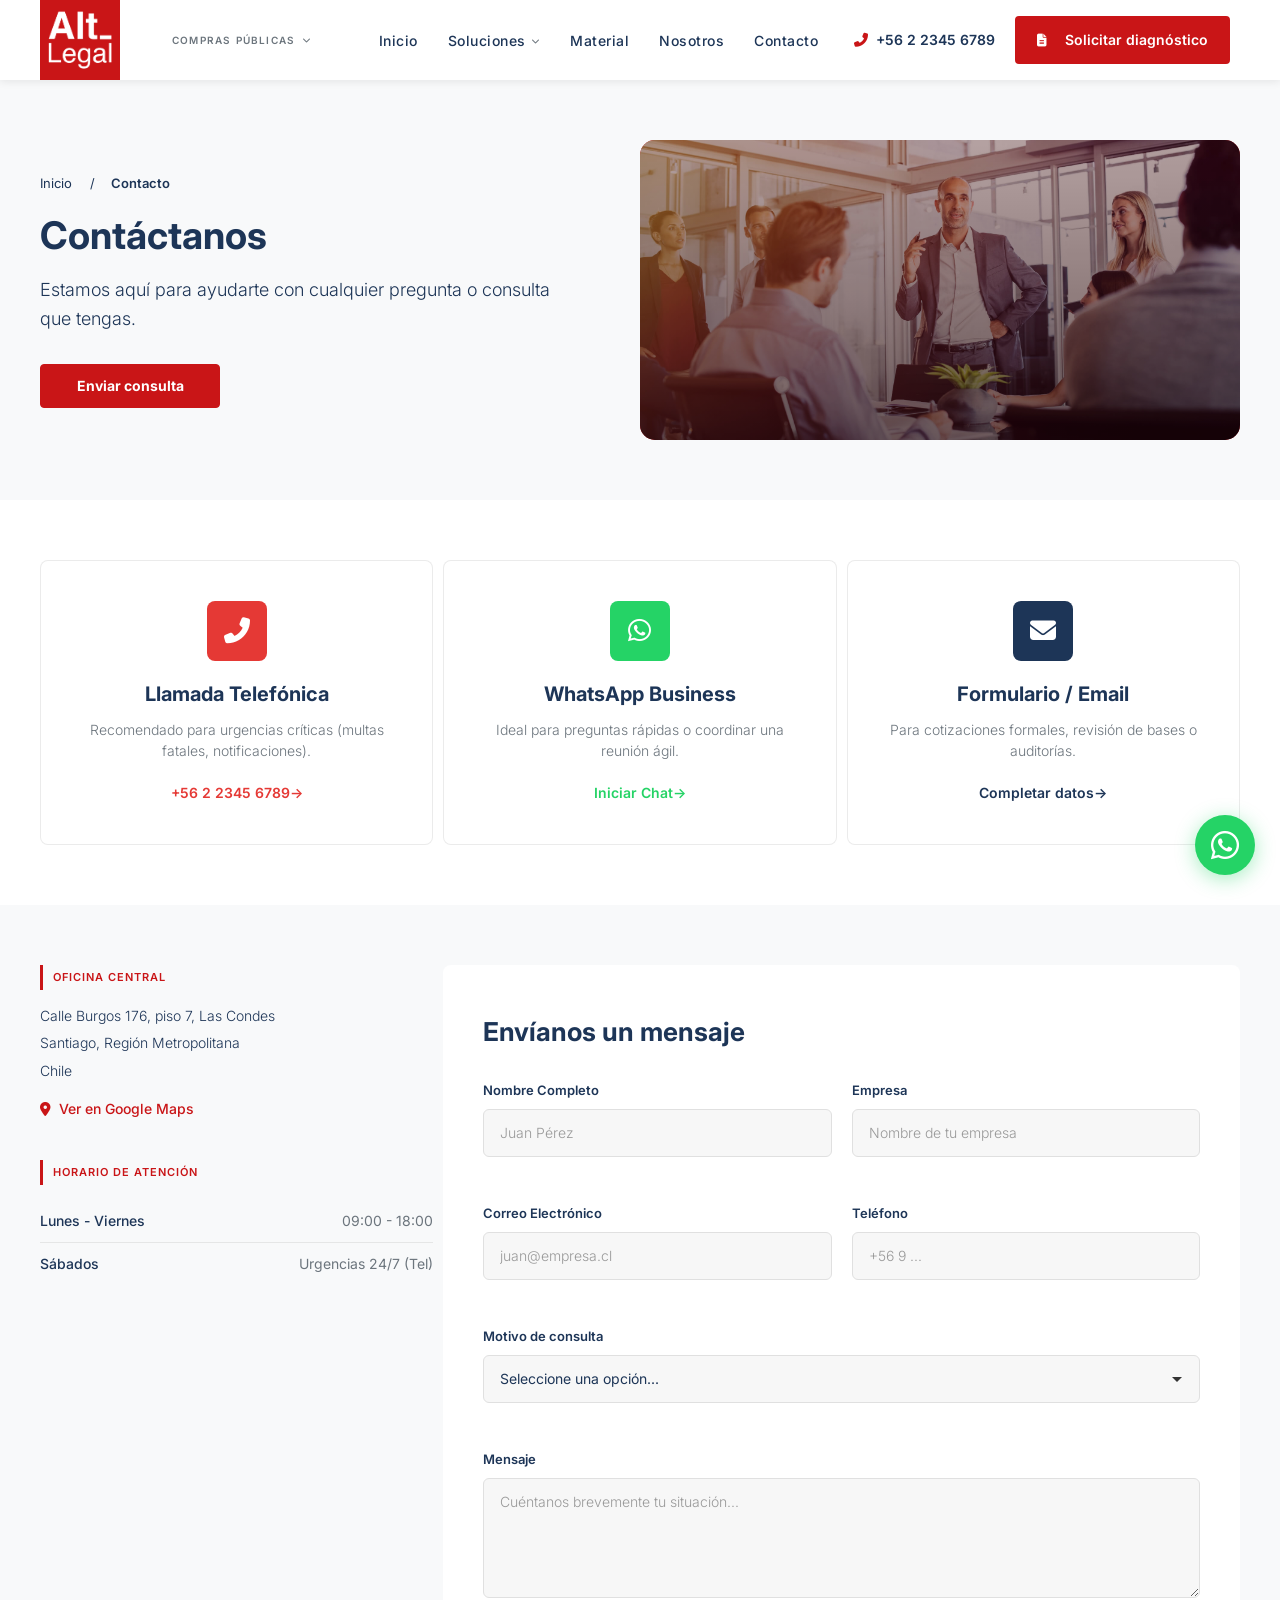
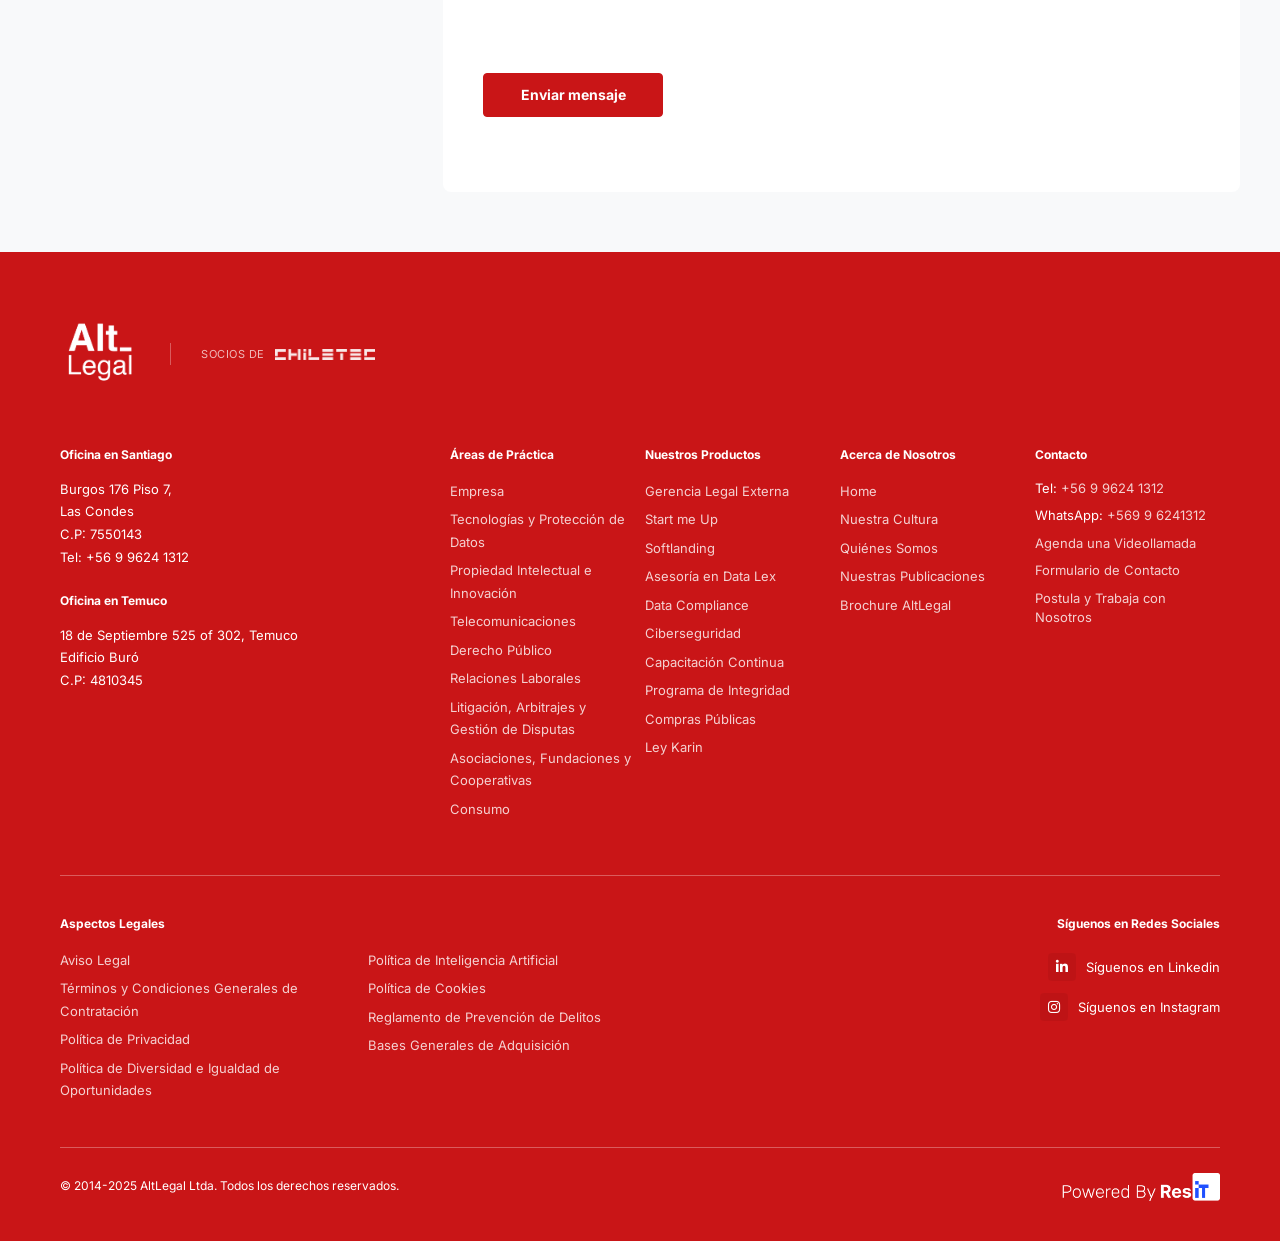
<file: contact.html>
<!DOCTYPE html>
<html lang="es">
  <head>
    <title>AltLegal - Asesoría Legal Especializada</title>
    <meta charset="UTF-8">
    <link href="img/favicon.png" rel="shortcut icon">
    <meta name="viewport" content="width=device-width, initial-scale=1, maximum-scale=1">
    <link href="css/main.css?v=70215" rel="stylesheet" type="text/css">
    <script src="js/main.js?v=70215" type="text/javascript"></script>
    <!-- Meta tags facebook-->
    <meta property="og:title" content="AltLegal - Asesoría Legal Especializada">
    <meta property="og:description" content="Te ayudamos a maximizar tus oportunidades en licitaciones públicas con asesoría experta y resultados comprobados.">
    <meta property="og:image" content="#">
    <!-- Meta tags twitter cards-->
    <meta name="twitter:card" content="summary_large_image">
    <meta name="twitter:title" content="AltLegal - Asesoría Legal Especializada">
    <meta name="twitter:description" content="Te ayudamos a maximizar tus oportunidades en licitaciones públicas con asesoría experta y resultados comprobados.">
    <meta name="twitter:image" content="#"><link rel="preconnect" href="https://fonts.googleapis.com">
    <link rel="preconnect" href="https://fonts.gstatic.com" crossorigin>
    <link href="https://fonts.googleapis.com/css2?family=Inter:wght@400;500;600;700;800&display=swap" rel="stylesheet">
    <link rel="stylesheet" href="https://cdnjs.cloudflare.com/ajax/libs/font-awesome/6.7.2/css/all.min.css">
  </head>
  <body>
    <header>
      <div class="header__wrap">
        <div class="header__inner">
          <div class="header__logo"><a href="index.html" class="header__logo__link"><img src="img/icons/logo-altlegal.png" alt="AltLegal" class="header__logo__image"></a>
            <div class="header__area-selector">
              <div class="header__area-selector__current"><span class="header__area-selector__text">COMPRAS PÚBLICAS</span><i class="fas fa-chevron-down"></i></div>
              <div class="header__area-selector__dropdown">
                <ul>
                  <li class="active"><a href="index.html">Compras públicas</a></li>
                  <li><a href="#">Protección de datos</a></li>
                </ul>
              </div>
            </div>
          </div>
          <div class="header__nav">
            <div class="header__nav__bg"></div>
            <div class="header__nav__nav">
              <div class="header__nav__close">
                <div></div>
                <div></div>
              </div>
              <div class="header__nav__back">
                <div></div>
                <div></div>
                <div></div>
              </div>
              <div class="header__menu">
                <nav>
                  <ul>
                    <li><a href="index.html">Inicio</a></li>
                    <li class="has-submenu"><a href="solutions.html">Soluciones<i class="fas fa-chevron-down"></i></a>
                      <ul class="submenu">
                        <li><a href="solutions.html#licitaciones">Asesoría en licitaciones</a></li>
                        <li><a href="solutions.html#conflictos">Gestión de conflictos con el Estado</a></li>
                        <li><a href="solutions.html#integridad">Programas de Integridad</a></li>
                        <li><a href="solutions.html#capacitacion">Capacitación de equipos</a></li>
                        <li><a href="solutions.html#laas">Asesoría legal permanente (LaaS)</a></li>
                        <li><a href="solutions.html#cobranza">Cobranza al Estado</a></li>
                      </ul>
                    </li>
                    <li><a href="material.html">Material</a></li>
                    <li><a href="aboutus.html">Nosotros</a></li>
                    <li><a href="contact.html">Contacto</a></li>
                  </ul>
                </nav>
              </div>
            </div>
          </div>
          <div class="header__right">
            <div class="header__phone"><i class="fas fa-phone-alt"></i><a href="tel:+5622345678">+56 2 2345 6789</a></div>
            <div class="header__buttons"><a href="#contacto" class="btn btn--primary"><i class="fas fa-file-alt"></i><span>Solicitar diagnóstico</span></a></div>
          </div>
          <div class="header__nav__mobile">
            <div class="header__nav__opacity"></div>
            <div class="header__nav__nav">
              <div class="header__nav__nav__header">
                <div class="header__nav__isotipo"><img src="img/icons/logo-altlegal.png"></div>
                <div class="header__nav__close">
                  <div></div>
                  <div></div>
                </div>
                <div class="header__nav__back">
                  <div></div>
                  <div></div>
                  <div></div>
                </div>
              </div>
              <div class="header__nav__nav__body">
                <div class="header__nav__nav__menu">
                  <ul>
                    <li><a href="index.html">Inicio</a></li>
                    <li class="has-submenu"><a href="#">Soluciones<i class="fas fa-chevron-down"></i></a>
                      <ul class="submenu">
                        <li><a href="solutions.html#licitaciones">Asesoría en licitaciones</a></li>
                        <li><a href="solutions.html#conflictos">Gestión de conflictos con el Estado</a></li>
                        <li><a href="solutions.html#integridad">Programas de Integridad</a></li>
                        <li><a href="solutions.html#capacitacion">Capacitación de equipos</a></li>
                        <li><a href="solutions.html#laas">Asesoría legal permanente (LaaS)</a></li>
                        <li><a href="solutions.html#cobranza">Cobranza al Estado</a></li>
                      </ul>
                    </li>
                    <li><a href="material.html">Material</a></li>
                    <li><a href="aboutus.html">Nosotros</a></li>
                    <li><a href="contact.html">Contacto</a></li>
                  </ul>
                </div>
              </div>
              <div class="header__nav__nav__footer">
                <div class="header__nav__phone"><i class="fas fa-phone-alt"></i><a href="tel:+5622345678">+56 2 2345 6789</a></div>
                <div class="header__nav__buttons"><a href="#contacto" class="btn btn--primary"><i class="fas fa-file-alt"></i><span>Solicitar diagnóstico</span></a></div>
              </div>
            </div>
          </div>
          <div class="header__item header__item--ham">
            <div class="header__ham"><span></span><span></span><span></span></div>
          </div>
        </div>
      </div>
    </header>
    <div id="sections">
      <section class="section--header">
        <div class="section__wrap">
          <div class="section__body">
            <div class="section__breadcrumb"><a href="index.html">Inicio</a><span>/</span><span>Contacto</span></div>
            <h1 class="h2 section__title">Contáctanos</h1>
            <p class="section__description">Estamos aquí para ayudarte con cualquier pregunta o consulta que tengas.</p>
            <div class="section__buttons"><a href="#formulario" class="btn btn--primary">Enviar consulta</a></div>
          </div>
          <div class="section__bg">
            <div class="bg"><img src="img/uploads/3.jpg"></div>
          </div>
        </div>
      </section>
      <section class="section--contact-methods">
        <div class="section__wrap">
          <div class="section__body">
            <div class="cols">
              <div class="col-xs-12 col-md-4">
                <article class="article--contact-method article--contact-method--phone">
                  <div class="article__icon"><i class="fas fa-phone-alt"></i></div>
                  <h3 class="article__title">Llamada Telefónica</h3>
                  <p class="article__description">Recomendado para urgencias críticas (multas fatales, notificaciones).</p>
                  <div class="article__action"><a href="tel:+5622345678" class="article__link">+56 2 2345 6789</a></div>
                </article>
              </div>
              <div class="col-xs-12 col-md-4">
                <article class="article--contact-method article--contact-method--whatsapp">
                  <div class="article__icon"><i class="fab fa-whatsapp"></i></div>
                  <h3 class="article__title">WhatsApp Business</h3>
                  <p class="article__description">Ideal para preguntas rápidas o coordinar una reunión ágil.</p>
                  <div class="article__action"><a href="https://wa.me/56912345678" target="_blank" class="article__link">Iniciar Chat</a></div>
                </article>
              </div>
              <div class="col-xs-12 col-md-4">
                <article class="article--contact-method article--contact-method--form">
                  <div class="article__icon"><i class="fas fa-envelope"></i></div>
                  <h3 class="article__title">Formulario / Email</h3>
                  <p class="article__description">Para cotizaciones formales, revisión de bases o auditorías.</p>
                  <div class="article__action"><a href="#formulario" class="article__link">Completar datos</a></div>
                </article>
              </div>
            </div>
          </div>
        </div>
      </section>
      <section id="formulario" class="section--contact-form">
        <div class="section__wrap">
          <div class="section__body">
            <div class="cols">
              <div class="col-xs-12 col-md-4">
                <div class="section__info">
                  <div class="section__info__block">
                    <h4 class="section__info__title">OFICINA CENTRAL</h4>
                    <div class="section__info__content">
                      <p>Calle Burgos 176, piso 7, Las Condes</p>
                      <p>Santiago, Región Metropolitana</p>
                      <p>Chile</p>
                    </div>
                    <div class="section__info__action"><a href="https://maps.google.com" target="_blank" class="section__info__link"><i class="fas fa-map-marker-alt"></i><span>Ver en Google Maps</span></a></div>
                  </div>
                  <div class="section__info__block">
                    <h4 class="section__info__title">HORARIO DE ATENCIÓN</h4>
                    <div class="section__info__content">
                      <div class="section__info__schedule">
                        <div class="section__info__schedule__item"><span class="section__info__schedule__day">Lunes - Viernes</span><span class="section__info__schedule__time">09:00 - 18:00</span></div>
                        <div class="section__info__schedule__item"><span class="section__info__schedule__day">Sábados</span><span class="section__info__schedule__time">Urgencias 24/7 (Tel)</span></div>
                      </div>
                    </div>
                  </div>
                </div>
              </div>
              <div class="col-xs-12 col-md-8">
                <div class="section__form">
                  <h3 class="section__form__title">Envíanos un mensaje</h3>
                  <form action="#" method="post" class="form">
                    <div class="form__row">
                      <div class="form__group form__group--half">
                        <label class="form__label">Nombre Completo</label>
                        <input type="text" name="name" placeholder="Juan Pérez" required class="form__input">
                      </div>
                      <div class="form__group form__group--half">
                        <label class="form__label">Empresa</label>
                        <input type="text" name="company" placeholder="Nombre de tu empresa" class="form__input">
                      </div>
                    </div>
                    <div class="form__row">
                      <div class="form__group form__group--half">
                        <label class="form__label">Correo Electrónico</label>
                        <input type="email" name="email" placeholder="juan@empresa.cl" required class="form__input">
                      </div>
                      <div class="form__group form__group--half">
                        <label class="form__label">Teléfono</label>
                        <input type="tel" name="phone" placeholder="+56 9 ..." class="form__input">
                      </div>
                    </div>
                    <div class="form__row">
                      <div class="form__group">
                        <label class="form__label">Motivo de consulta</label>
                        <select name="reason" required class="form__select">
                          <option value="" disabled selected>Seleccione una opción...</option>
                          <option value="licitacion">Ganar Licitaciones</option>
                          <option value="impugnacion">Impugnación y Litigios</option>
                          <option value="multas">Defensa ante Multas</option>
                          <option value="compliance">Compliance y Prevención</option>
                          <option value="otro">Otro</option>
                        </select>
                      </div>
                    </div>
                    <div class="form__row">
                      <div class="form__group">
                        <label class="form__label">Mensaje</label>
                        <textarea name="message" rows="6" placeholder="Cuéntanos brevemente tu situación..." required class="form__textarea"></textarea>
                      </div>
                    </div>
                    <div class="form__row">
                      <div class="form__actions">
                        <button type="submit" class="btn btn--primary">Enviar mensaje</button>
                      </div>
                    </div>
                  </form>
                </div>
              </div>
            </div>
          </div>
        </div>
      </section>
    </div><a href="https://wa.me/56996241312" target="_blank" rel="noopener noreferrer" title="Contáctanos por WhatsApp" class="whatsapp-sticky"><i class="fab fa-whatsapp"></i></a>
    <footer>
      <div class="footer__primary">
        <div class="footer__wrap">
          <div class="footer__top">
            <div class="footer__logos">
              <div class="footer__logo"><a href="index.html"><img src="img/icons/logo-altlegal.png" alt="AltLegal"></a></div>
              <div class="footer__partner"><span>Socios de</span><a href="https://chiletec.org" target="_blank" rel="noopener noreferrer"><img src="img/icons/logo-chiletec.png" alt="Chiletec"></a></div>
            </div>
            <div class="cols">
              <div class="col-xs-6 col-md-4">
                <div class="footer__block">
                  <h5 class="footer__subtitle">Oficina en Santiago</h5>
                  <ul class="footer__address">
                    <li>Burgos 176 Piso 7,</li>
                    <li>Las Condes</li>
                    <li>C.P: 7550143</li>
                    <li><a href="tel:+56996241312">Tel: +56 9 9624 1312</a></li>
                  </ul>
                  <h5 class="footer__subtitle">Oficina en Temuco</h5>
                  <ul class="footer__address">
                    <li>18 de Septiembre 525 of 302, Temuco</li>
                    <li>Edificio Buró</li>
                    <li>C.P: 4810345</li>
                  </ul>
                </div>
              </div>
              <div class="col-xs-6 col-md-2">
                <div class="footer__block">
                  <h5 class="footer__subtitle">Áreas de Práctica</h5>
                  <ul class="footer__links">
                    <li><a href="#">Empresa</a></li>
                    <li><a href="#">Tecnologías y Protección de Datos</a></li>
                    <li><a href="#">Propiedad Intelectual e Innovación</a></li>
                    <li><a href="#">Telecomunicaciones</a></li>
                    <li><a href="#">Derecho Público</a></li>
                    <li><a href="#">Relaciones Laborales</a></li>
                    <li><a href="#">Litigación, Arbitrajes y Gestión de Disputas</a></li>
                    <li><a href="#">Asociaciones, Fundaciones y Cooperativas</a></li>
                    <li><a href="#">Consumo</a></li>
                  </ul>
                </div>
              </div>
              <div class="col-xs-6 col-md-2">
                <div class="footer__block">
                  <h5 class="footer__subtitle">Nuestros Productos</h5>
                  <ul class="footer__links">
                    <li><a href="#">Gerencia Legal Externa</a></li>
                    <li><a href="#">Start me Up</a></li>
                    <li><a href="#">Softlanding</a></li>
                    <li><a href="#">Asesoría en Data Lex</a></li>
                    <li><a href="#">Data Compliance</a></li>
                    <li><a href="#">Ciberseguridad</a></li>
                    <li><a href="#">Capacitación Continua</a></li>
                    <li><a href="#">Programa de Integridad</a></li>
                    <li><a href="#">Compras Públicas</a></li>
                    <li><a href="#">Ley Karin</a></li>
                  </ul>
                </div>
              </div>
              <div class="col-xs-6 col-md-2">
                <div class="footer__block">
                  <h5 class="footer__subtitle">Acerca de Nosotros</h5>
                  <ul class="footer__links">
                    <li><a href="index.html">Home</a></li>
                    <li><a href="aboutus.html">Nuestra Cultura</a></li>
                    <li><a href="aboutus.html">Quiénes Somos</a></li>
                    <li><a href="material.html">Nuestras Publicaciones</a></li>
                    <li><a href="#">Brochure AltLegal</a></li>
                  </ul>
                </div>
              </div>
              <div class="col-xs-12 col-md-2">
                <div class="footer__block">
                  <h5 class="footer__subtitle">Contacto</h5>
                  <ul class="footer__contact">
                    <li><span>Tel: </span><a href="tel:+56996241312">+56 9 9624 1312</a></li>
                    <li><span>WhatsApp: </span><a href="https://wa.me/56996241312" target="_blank">+569 9 6241312</a></li>
                    <li><a href="#">Agenda una Videollamada</a></li>
                    <li><a href="contact.html">Formulario de Contacto</a></li>
                    <li><a href="#">Postula y Trabaja con Nosotros</a></li>
                  </ul>
                </div>
              </div>
            </div>
          </div>
          <div class="footer__middle">
            <div class="cols">
              <div class="col-xs-12 col-md-6">
                <div class="footer__block">
                  <h5 class="footer__subtitle">Aspectos Legales</h5>
                  <div class="footer__legal-grid">
                    <ul class="footer__links">
                      <li><a href="#">Aviso Legal</a></li>
                      <li><a href="#">Términos y Condiciones Generales de Contratación</a></li>
                      <li><a href="#">Política de Privacidad</a></li>
                      <li><a href="#">Política de Diversidad e Igualdad de Oportunidades</a></li>
                    </ul>
                    <ul class="footer__links">
                      <li><a href="#">Política de Inteligencia Artificial</a></li>
                      <li><a href="#">Política de Cookies</a></li>
                      <li><a href="#">Reglamento de Prevención de Delitos</a></li>
                      <li><a href="#">Bases Generales de Adquisición</a></li>
                    </ul>
                  </div>
                </div>
              </div>
              <div class="col-xs-12 col-md-6">
                <div class="footer__block footer__block--social">
                  <h5 class="footer__subtitle">Síguenos en Redes Sociales</h5>
                  <div class="footer__socials"><a href="#" target="_blank" rel="noopener noreferrer" class="footer__social"><i class="fab fa-linkedin-in"></i><span>Síguenos en Linkedin</span></a><a href="#" target="_blank" rel="noopener noreferrer" class="footer__social"><i class="fab fa-instagram"></i><span>Síguenos en Instagram</span></a></div>
                </div>
              </div>
            </div>
          </div>
          <div class="footer__bottom">
            <div class="footer__bottom__left">
              <p class="footer__copyright">© 2014-2025 AltLegal Ltda. Todos los derechos reservados.</p>
            </div>
            <div class="footer__poweredby"><a href="https://resit.cl" target="_blank" rel="noopener"><img src="img/icons/powerby-resit.png" alt="Powered by ResIT"></a></div>
          </div>
        </div>
      </div>
    </footer>
  </body>
</html>
</file>
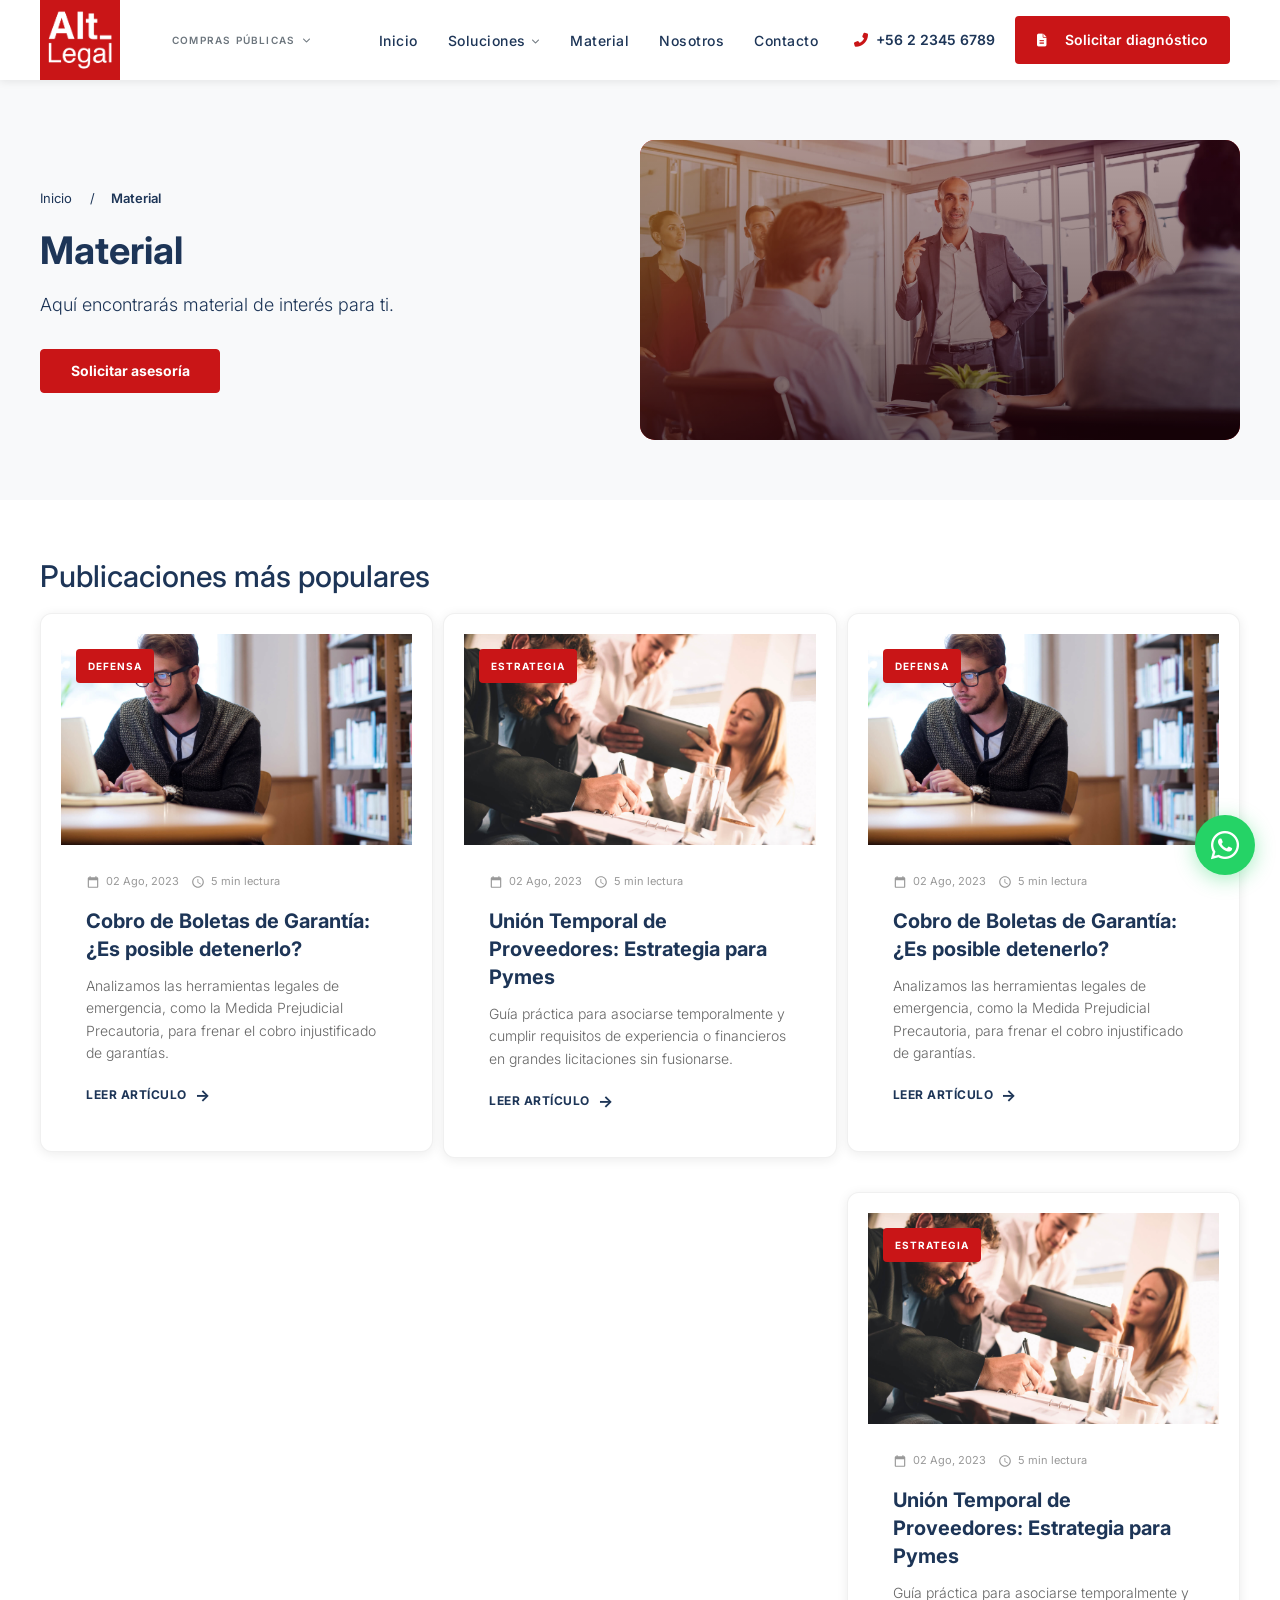
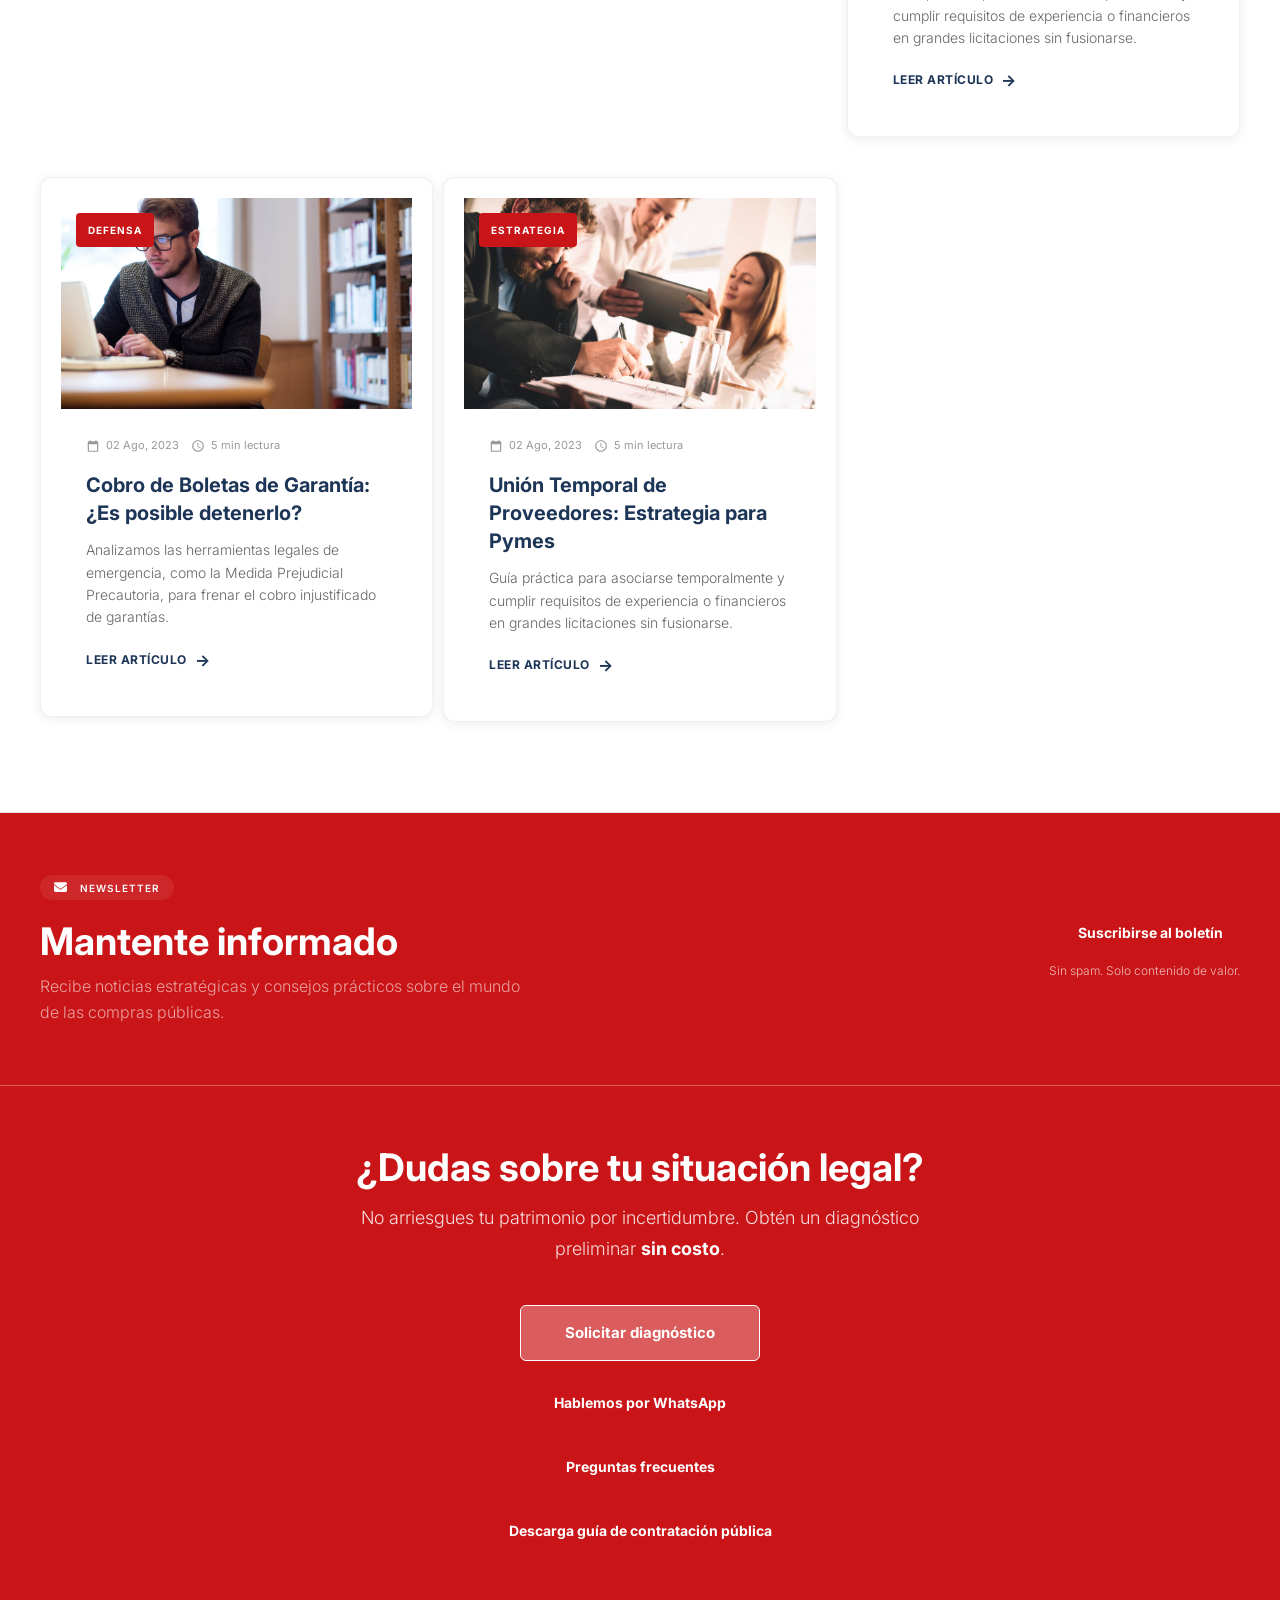
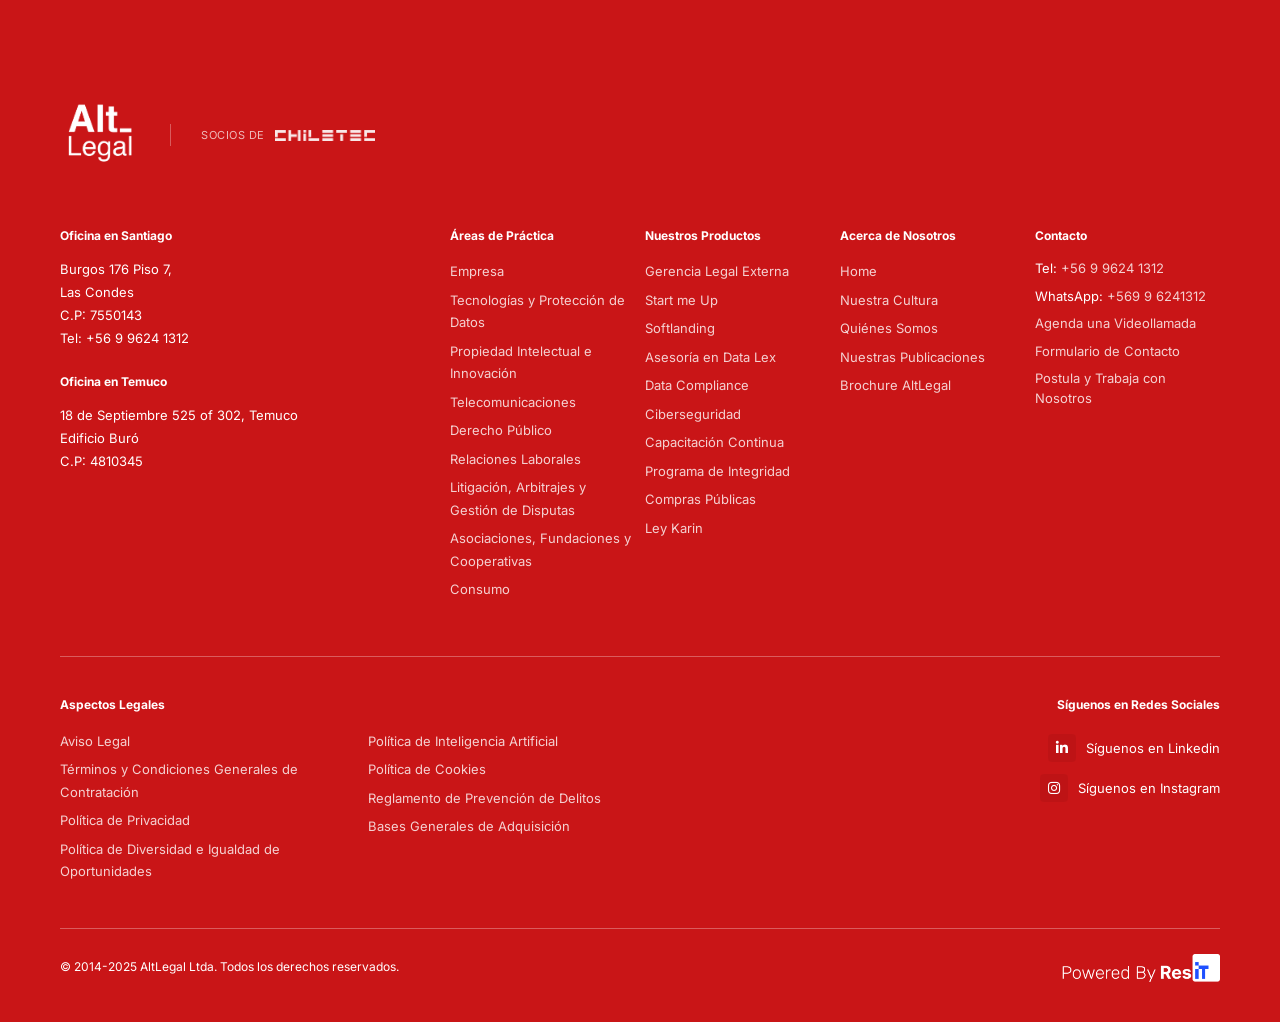
<file: material.html>
<!DOCTYPE html>
<html lang="es">
  <head>
    <title>AltLegal - Asesoría Legal Especializada</title>
    <meta charset="UTF-8">
    <link href="img/favicon.png" rel="shortcut icon">
    <meta name="viewport" content="width=device-width, initial-scale=1, maximum-scale=1">
    <link href="css/main.css?v=83067" rel="stylesheet" type="text/css">
    <script src="js/main.js?v=83067" type="text/javascript"></script>
    <!-- Meta tags facebook-->
    <meta property="og:title" content="AltLegal - Asesoría Legal Especializada">
    <meta property="og:description" content="Te ayudamos a maximizar tus oportunidades en licitaciones públicas con asesoría experta y resultados comprobados.">
    <meta property="og:image" content="#">
    <!-- Meta tags twitter cards-->
    <meta name="twitter:card" content="summary_large_image">
    <meta name="twitter:title" content="AltLegal - Asesoría Legal Especializada">
    <meta name="twitter:description" content="Te ayudamos a maximizar tus oportunidades en licitaciones públicas con asesoría experta y resultados comprobados.">
    <meta name="twitter:image" content="#"><link rel="preconnect" href="https://fonts.googleapis.com">
    <link rel="preconnect" href="https://fonts.gstatic.com" crossorigin>
    <link href="https://fonts.googleapis.com/css2?family=Inter:wght@400;500;600;700;800&display=swap" rel="stylesheet">
    <link rel="stylesheet" href="https://cdnjs.cloudflare.com/ajax/libs/font-awesome/6.7.2/css/all.min.css">
  </head>
  <body>
    <header>
      <div class="header__wrap">
        <div class="header__inner">
          <div class="header__logo"><a href="index.html" class="header__logo__link"><img src="img/icons/logo-altlegal.png" alt="AltLegal" class="header__logo__image"></a>
            <div class="header__area-selector">
              <div class="header__area-selector__current"><span class="header__area-selector__text">COMPRAS PÚBLICAS</span><i class="fas fa-chevron-down"></i></div>
              <div class="header__area-selector__dropdown">
                <ul>
                  <li class="active"><a href="index.html">Compras públicas</a></li>
                  <li><a href="#">Protección de datos</a></li>
                </ul>
              </div>
            </div>
          </div>
          <div class="header__nav">
            <div class="header__nav__bg"></div>
            <div class="header__nav__nav">
              <div class="header__nav__close">
                <div></div>
                <div></div>
              </div>
              <div class="header__nav__back">
                <div></div>
                <div></div>
                <div></div>
              </div>
              <div class="header__menu">
                <nav>
                  <ul>
                    <li><a href="index.html">Inicio</a></li>
                    <li class="has-submenu"><a href="solutions.html">Soluciones<i class="fas fa-chevron-down"></i></a>
                      <ul class="submenu">
                        <li><a href="solutions.html#licitaciones">Asesoría en licitaciones</a></li>
                        <li><a href="solutions.html#conflictos">Gestión de conflictos con el Estado</a></li>
                        <li><a href="solutions.html#integridad">Programas de Integridad</a></li>
                        <li><a href="solutions.html#capacitacion">Capacitación de equipos</a></li>
                        <li><a href="solutions.html#laas">Asesoría legal permanente (LaaS)</a></li>
                        <li><a href="solutions.html#cobranza">Cobranza al Estado</a></li>
                      </ul>
                    </li>
                    <li><a href="material.html">Material</a></li>
                    <li><a href="aboutus.html">Nosotros</a></li>
                    <li><a href="contact.html">Contacto</a></li>
                  </ul>
                </nav>
              </div>
            </div>
          </div>
          <div class="header__right">
            <div class="header__phone"><i class="fas fa-phone-alt"></i><a href="tel:+5622345678">+56 2 2345 6789</a></div>
            <div class="header__buttons"><a href="#contacto" class="btn btn--primary"><i class="fas fa-file-alt"></i><span>Solicitar diagnóstico</span></a></div>
          </div>
          <div class="header__nav__mobile">
            <div class="header__nav__opacity"></div>
            <div class="header__nav__nav">
              <div class="header__nav__nav__header">
                <div class="header__nav__isotipo"><img src="img/icons/logo-altlegal.png"></div>
                <div class="header__nav__close">
                  <div></div>
                  <div></div>
                </div>
                <div class="header__nav__back">
                  <div></div>
                  <div></div>
                  <div></div>
                </div>
              </div>
              <div class="header__nav__nav__body">
                <div class="header__nav__nav__menu">
                  <ul>
                    <li><a href="index.html">Inicio</a></li>
                    <li class="has-submenu"><a href="#">Soluciones<i class="fas fa-chevron-down"></i></a>
                      <ul class="submenu">
                        <li><a href="solutions.html#licitaciones">Asesoría en licitaciones</a></li>
                        <li><a href="solutions.html#conflictos">Gestión de conflictos con el Estado</a></li>
                        <li><a href="solutions.html#integridad">Programas de Integridad</a></li>
                        <li><a href="solutions.html#capacitacion">Capacitación de equipos</a></li>
                        <li><a href="solutions.html#laas">Asesoría legal permanente (LaaS)</a></li>
                        <li><a href="solutions.html#cobranza">Cobranza al Estado</a></li>
                      </ul>
                    </li>
                    <li><a href="material.html">Material</a></li>
                    <li><a href="aboutus.html">Nosotros</a></li>
                    <li><a href="contact.html">Contacto</a></li>
                  </ul>
                </div>
              </div>
              <div class="header__nav__nav__footer">
                <div class="header__nav__phone"><i class="fas fa-phone-alt"></i><a href="tel:+5622345678">+56 2 2345 6789</a></div>
                <div class="header__nav__buttons"><a href="#contacto" class="btn btn--primary"><i class="fas fa-file-alt"></i><span>Solicitar diagnóstico</span></a></div>
              </div>
            </div>
          </div>
          <div class="header__item header__item--ham">
            <div class="header__ham"><span></span><span></span><span></span></div>
          </div>
        </div>
      </div>
    </header>
    <div id="sections">
      <section class="section--header">
        <div class="section__wrap">
          <div class="section__body">
            <div class="section__breadcrumb"><a href="index.html">Inicio</a><span>/</span><span>Material</span></div>
            <h1 class="h2 section__title">Material</h1>
            <p class="section__description">Aquí encontrarás material de interés para ti.</p>
            <div class="section__buttons"><a href="#contacto" class="btn btn--primary">Solicitar asesoría</a></div>
          </div>
          <div class="section__bg">
            <div class="bg"><img src="img/uploads/3.jpg"></div>
          </div>
        </div>
      </section>
      <section class="section--publications">
        <div class="section__wrap">
          <div class="section__header">
            <h3 class="section__title">Publicaciones más populares</h3>
          </div>
          <div class="section__body">
            <div class="cols">
              <div class="col-xs-12 col-md-4">
                <article class="article--publication">
                  <div class="article__header"><span class="article__category">DEFENSA</span>
                    <div class="article__image"><img src="img/uploads/1.jpg" alt="Cobro de Boletas de Garantía"></div>
                  </div>
                  <div class="article__body">
                    <div class="article__meta"><span class="article__date">02 Ago, 2023</span><span class="article__reading">5 min lectura</span></div>
                    <h3 class="article__title">Cobro de Boletas de Garantía: ¿Es posible detenerlo?</h3>
                    <p class="article__text">Analizamos las herramientas legales de emergencia, como la Medida Prejudicial Precautoria, para frenar el cobro injustificado de garantías.</p><a href="single-publication.html" class="article__link">LEER ARTÍCULO</a>
                  </div>
                </article>
              </div>
              <div class="col-xs-12 col-md-4">
                <article class="article--publication">
                  <div class="article__header"><span class="article__category">ESTRATEGIA</span>
                    <div class="article__image"><img src="img/uploads/2.jpg" alt="Unión Temporal de Proveedores"></div>
                  </div>
                  <div class="article__body">
                    <div class="article__meta"><span class="article__date">02 Ago, 2023</span><span class="article__reading">5 min lectura</span></div>
                    <h3 class="article__title">Unión Temporal de Proveedores: Estrategia para Pymes</h3>
                    <p class="article__text">Guía práctica para asociarse temporalmente y cumplir requisitos de experiencia o financieros en grandes licitaciones sin fusionarse.</p><a href="single-publication.html" class="article__link">LEER ARTÍCULO</a>
                  </div>
                </article>
              </div>
              <div class="col-xs-12 col-md-4">
                <article class="article--publication">
                  <div class="article__header"><span class="article__category">DEFENSA</span>
                    <div class="article__image"><img src="img/uploads/1.jpg" alt="Cobro de Boletas de Garantía"></div>
                  </div>
                  <div class="article__body">
                    <div class="article__meta"><span class="article__date">02 Ago, 2023</span><span class="article__reading">5 min lectura</span></div>
                    <h3 class="article__title">Cobro de Boletas de Garantía: ¿Es posible detenerlo?</h3>
                    <p class="article__text">Analizamos las herramientas legales de emergencia, como la Medida Prejudicial Precautoria, para frenar el cobro injustificado de garantías.</p><a href="single-publication.html" class="article__link">LEER ARTÍCULO</a>
                  </div>
                </article>
              </div>
              <div class="col-xs-12 col-md-4">
                <article class="article--publication">
                  <div class="article__header"><span class="article__category">ESTRATEGIA</span>
                    <div class="article__image"><img src="img/uploads/2.jpg" alt="Unión Temporal de Proveedores"></div>
                  </div>
                  <div class="article__body">
                    <div class="article__meta"><span class="article__date">02 Ago, 2023</span><span class="article__reading">5 min lectura</span></div>
                    <h3 class="article__title">Unión Temporal de Proveedores: Estrategia para Pymes</h3>
                    <p class="article__text">Guía práctica para asociarse temporalmente y cumplir requisitos de experiencia o financieros en grandes licitaciones sin fusionarse.</p><a href="single-publication.html" class="article__link">LEER ARTÍCULO</a>
                  </div>
                </article>
              </div>
              <div class="col-xs-12 col-md-4">
                <article class="article--publication">
                  <div class="article__header"><span class="article__category">DEFENSA</span>
                    <div class="article__image"><img src="img/uploads/1.jpg" alt="Cobro de Boletas de Garantía"></div>
                  </div>
                  <div class="article__body">
                    <div class="article__meta"><span class="article__date">02 Ago, 2023</span><span class="article__reading">5 min lectura</span></div>
                    <h3 class="article__title">Cobro de Boletas de Garantía: ¿Es posible detenerlo?</h3>
                    <p class="article__text">Analizamos las herramientas legales de emergencia, como la Medida Prejudicial Precautoria, para frenar el cobro injustificado de garantías.</p><a href="single-publication.html" class="article__link">LEER ARTÍCULO</a>
                  </div>
                </article>
              </div>
              <div class="col-xs-12 col-md-4">
                <article class="article--publication">
                  <div class="article__header"><span class="article__category">ESTRATEGIA</span>
                    <div class="article__image"><img src="img/uploads/2.jpg" alt="Unión Temporal de Proveedores"></div>
                  </div>
                  <div class="article__body">
                    <div class="article__meta"><span class="article__date">02 Ago, 2023</span><span class="article__reading">5 min lectura</span></div>
                    <h3 class="article__title">Unión Temporal de Proveedores: Estrategia para Pymes</h3>
                    <p class="article__text">Guía práctica para asociarse temporalmente y cumplir requisitos de experiencia o financieros en grandes licitaciones sin fusionarse.</p><a href="single-publication.html" class="article__link">LEER ARTÍCULO</a>
                  </div>
                </article>
              </div>
            </div>
          </div>
        </div>
      </section>
      <section class="section--newsletter">
        <div class="section__wrap">
          <div class="section__content"><span class="section__tag"><i class="fas fa-envelope"></i> NEWSLETTER</span>
            <h2 class="section__title">Mantente informado</h2>
            <p class="section__description">Recibe noticias estratégicas y consejos prácticos sobre el mundo de las compras públicas.</p>
          </div>
          <div class="section__action"><a href="#suscripcion" class="btn btn--dark">Suscribirse al boletín</a>
            <p class="section__note">Sin spam. Solo contenido de valor.</p>
          </div>
        </div>
      </section>
      <section class="section--cta">
        <div class="section__wrap">
          <div class="section__content">
            <h2 class="section__title">¿Dudas sobre tu situación legal?</h2>
            <p class="section__description">No arriesgues tu patrimonio por incertidumbre. Obtén un diagnóstico preliminar <strong>sin costo</strong>.</p>
          </div>
          <div class="section__buttons"><a href="#contacto" class="btn btn--white">Solicitar diagnóstico</a><a href="https://wa.me/56912345678" target="_blank" class="btn btn--outline-white">Hablemos por WhatsApp</a><a href="#faq" class="btn btn--outline-white">Preguntas frecuentes</a><a href="#guia" class="btn btn--outline-white">Descarga guía de contratación pública</a></div>
        </div>
      </section>
    </div><a href="https://wa.me/56996241312" target="_blank" rel="noopener noreferrer" title="Contáctanos por WhatsApp" class="whatsapp-sticky"><i class="fab fa-whatsapp"></i></a>
    <footer>
      <div class="footer__primary">
        <div class="footer__wrap">
          <div class="footer__top">
            <div class="footer__logos">
              <div class="footer__logo"><a href="index.html"><img src="img/icons/logo-altlegal.png" alt="AltLegal"></a></div>
              <div class="footer__partner"><span>Socios de</span><a href="https://chiletec.org" target="_blank" rel="noopener noreferrer"><img src="img/icons/logo-chiletec.png" alt="Chiletec"></a></div>
            </div>
            <div class="cols">
              <div class="col-xs-6 col-md-4">
                <div class="footer__block">
                  <h5 class="footer__subtitle">Oficina en Santiago</h5>
                  <ul class="footer__address">
                    <li>Burgos 176 Piso 7,</li>
                    <li>Las Condes</li>
                    <li>C.P: 7550143</li>
                    <li><a href="tel:+56996241312">Tel: +56 9 9624 1312</a></li>
                  </ul>
                  <h5 class="footer__subtitle">Oficina en Temuco</h5>
                  <ul class="footer__address">
                    <li>18 de Septiembre 525 of 302, Temuco</li>
                    <li>Edificio Buró</li>
                    <li>C.P: 4810345</li>
                  </ul>
                </div>
              </div>
              <div class="col-xs-6 col-md-2">
                <div class="footer__block">
                  <h5 class="footer__subtitle">Áreas de Práctica</h5>
                  <ul class="footer__links">
                    <li><a href="#">Empresa</a></li>
                    <li><a href="#">Tecnologías y Protección de Datos</a></li>
                    <li><a href="#">Propiedad Intelectual e Innovación</a></li>
                    <li><a href="#">Telecomunicaciones</a></li>
                    <li><a href="#">Derecho Público</a></li>
                    <li><a href="#">Relaciones Laborales</a></li>
                    <li><a href="#">Litigación, Arbitrajes y Gestión de Disputas</a></li>
                    <li><a href="#">Asociaciones, Fundaciones y Cooperativas</a></li>
                    <li><a href="#">Consumo</a></li>
                  </ul>
                </div>
              </div>
              <div class="col-xs-6 col-md-2">
                <div class="footer__block">
                  <h5 class="footer__subtitle">Nuestros Productos</h5>
                  <ul class="footer__links">
                    <li><a href="#">Gerencia Legal Externa</a></li>
                    <li><a href="#">Start me Up</a></li>
                    <li><a href="#">Softlanding</a></li>
                    <li><a href="#">Asesoría en Data Lex</a></li>
                    <li><a href="#">Data Compliance</a></li>
                    <li><a href="#">Ciberseguridad</a></li>
                    <li><a href="#">Capacitación Continua</a></li>
                    <li><a href="#">Programa de Integridad</a></li>
                    <li><a href="#">Compras Públicas</a></li>
                    <li><a href="#">Ley Karin</a></li>
                  </ul>
                </div>
              </div>
              <div class="col-xs-6 col-md-2">
                <div class="footer__block">
                  <h5 class="footer__subtitle">Acerca de Nosotros</h5>
                  <ul class="footer__links">
                    <li><a href="index.html">Home</a></li>
                    <li><a href="aboutus.html">Nuestra Cultura</a></li>
                    <li><a href="aboutus.html">Quiénes Somos</a></li>
                    <li><a href="material.html">Nuestras Publicaciones</a></li>
                    <li><a href="#">Brochure AltLegal</a></li>
                  </ul>
                </div>
              </div>
              <div class="col-xs-12 col-md-2">
                <div class="footer__block">
                  <h5 class="footer__subtitle">Contacto</h5>
                  <ul class="footer__contact">
                    <li><span>Tel: </span><a href="tel:+56996241312">+56 9 9624 1312</a></li>
                    <li><span>WhatsApp: </span><a href="https://wa.me/56996241312" target="_blank">+569 9 6241312</a></li>
                    <li><a href="#">Agenda una Videollamada</a></li>
                    <li><a href="contact.html">Formulario de Contacto</a></li>
                    <li><a href="#">Postula y Trabaja con Nosotros</a></li>
                  </ul>
                </div>
              </div>
            </div>
          </div>
          <div class="footer__middle">
            <div class="cols">
              <div class="col-xs-12 col-md-6">
                <div class="footer__block">
                  <h5 class="footer__subtitle">Aspectos Legales</h5>
                  <div class="footer__legal-grid">
                    <ul class="footer__links">
                      <li><a href="#">Aviso Legal</a></li>
                      <li><a href="#">Términos y Condiciones Generales de Contratación</a></li>
                      <li><a href="#">Política de Privacidad</a></li>
                      <li><a href="#">Política de Diversidad e Igualdad de Oportunidades</a></li>
                    </ul>
                    <ul class="footer__links">
                      <li><a href="#">Política de Inteligencia Artificial</a></li>
                      <li><a href="#">Política de Cookies</a></li>
                      <li><a href="#">Reglamento de Prevención de Delitos</a></li>
                      <li><a href="#">Bases Generales de Adquisición</a></li>
                    </ul>
                  </div>
                </div>
              </div>
              <div class="col-xs-12 col-md-6">
                <div class="footer__block footer__block--social">
                  <h5 class="footer__subtitle">Síguenos en Redes Sociales</h5>
                  <div class="footer__socials"><a href="#" target="_blank" rel="noopener noreferrer" class="footer__social"><i class="fab fa-linkedin-in"></i><span>Síguenos en Linkedin</span></a><a href="#" target="_blank" rel="noopener noreferrer" class="footer__social"><i class="fab fa-instagram"></i><span>Síguenos en Instagram</span></a></div>
                </div>
              </div>
            </div>
          </div>
          <div class="footer__bottom">
            <div class="footer__bottom__left">
              <p class="footer__copyright">© 2014-2025 AltLegal Ltda. Todos los derechos reservados.</p>
            </div>
            <div class="footer__poweredby"><a href="https://resit.cl" target="_blank" rel="noopener"><img src="img/icons/powerby-resit.png" alt="Powered by ResIT"></a></div>
          </div>
        </div>
      </div>
    </footer>
  </body>
</html>
</file>
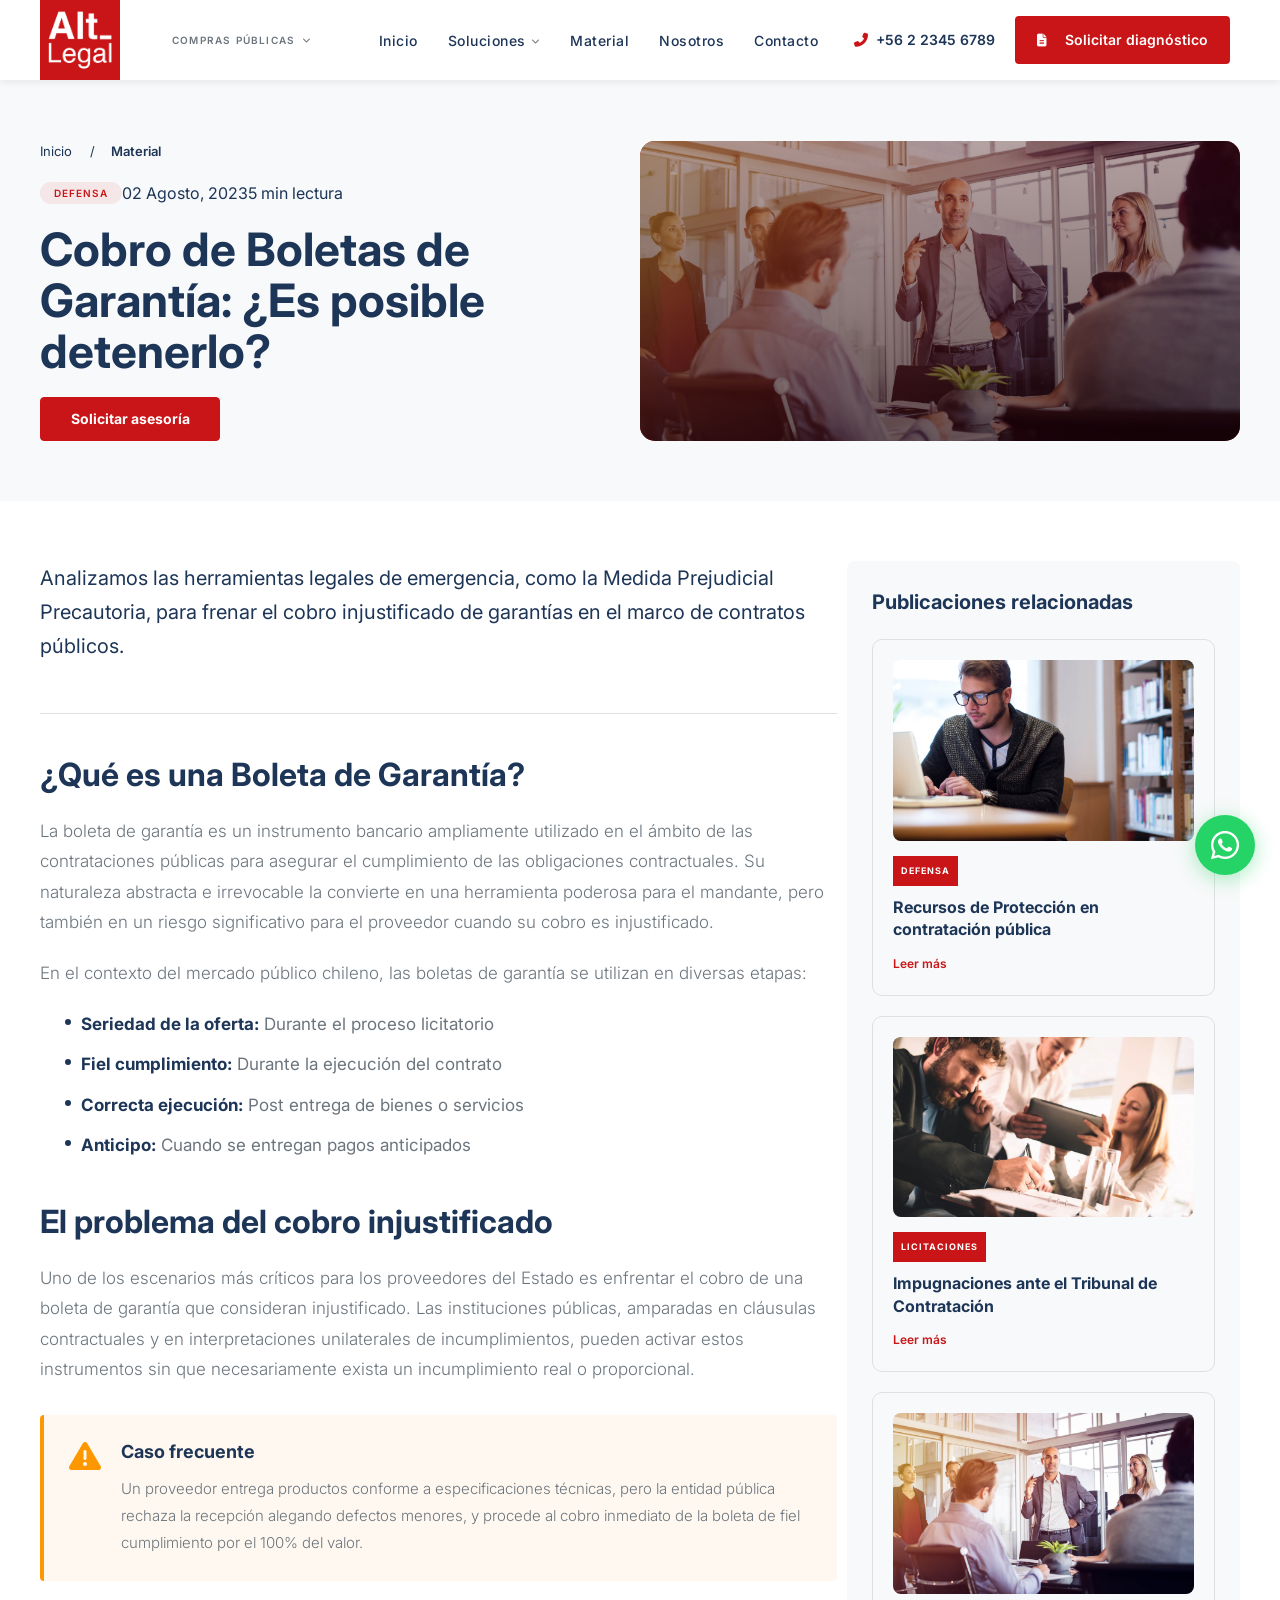
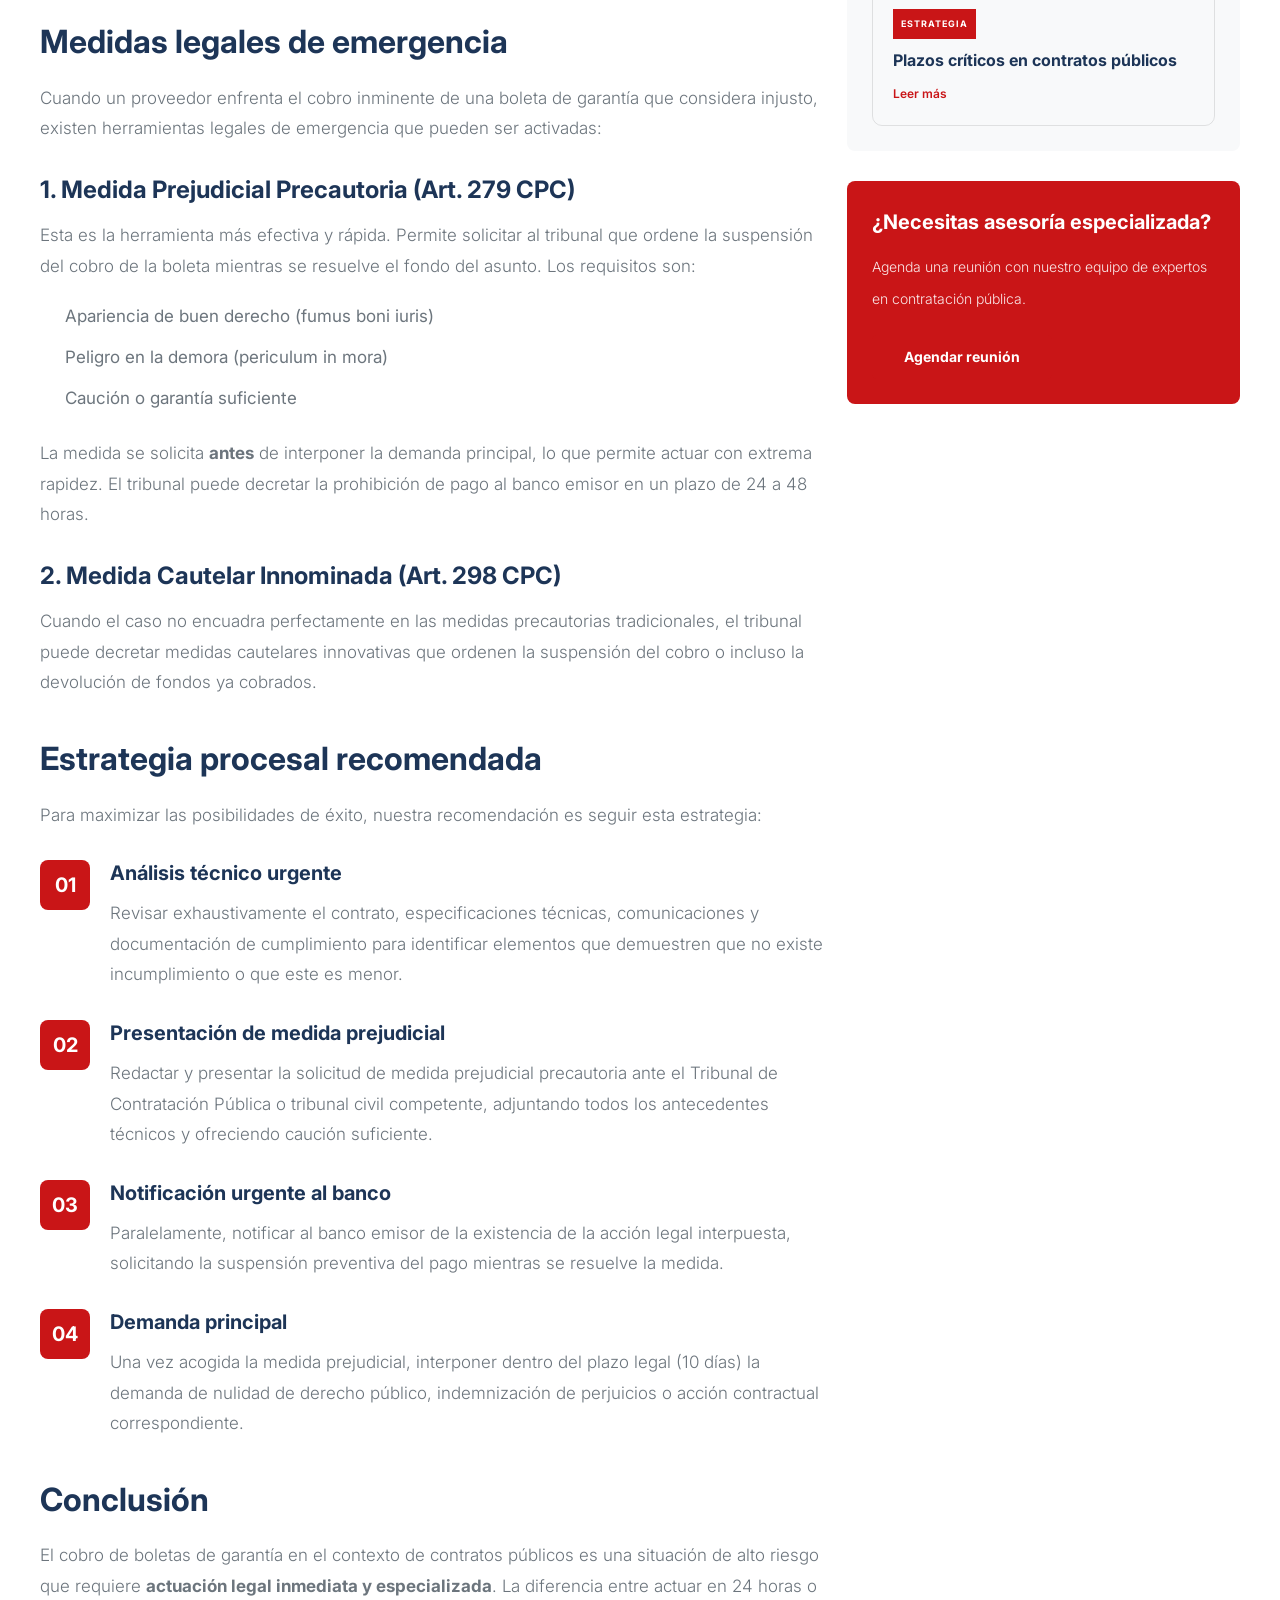
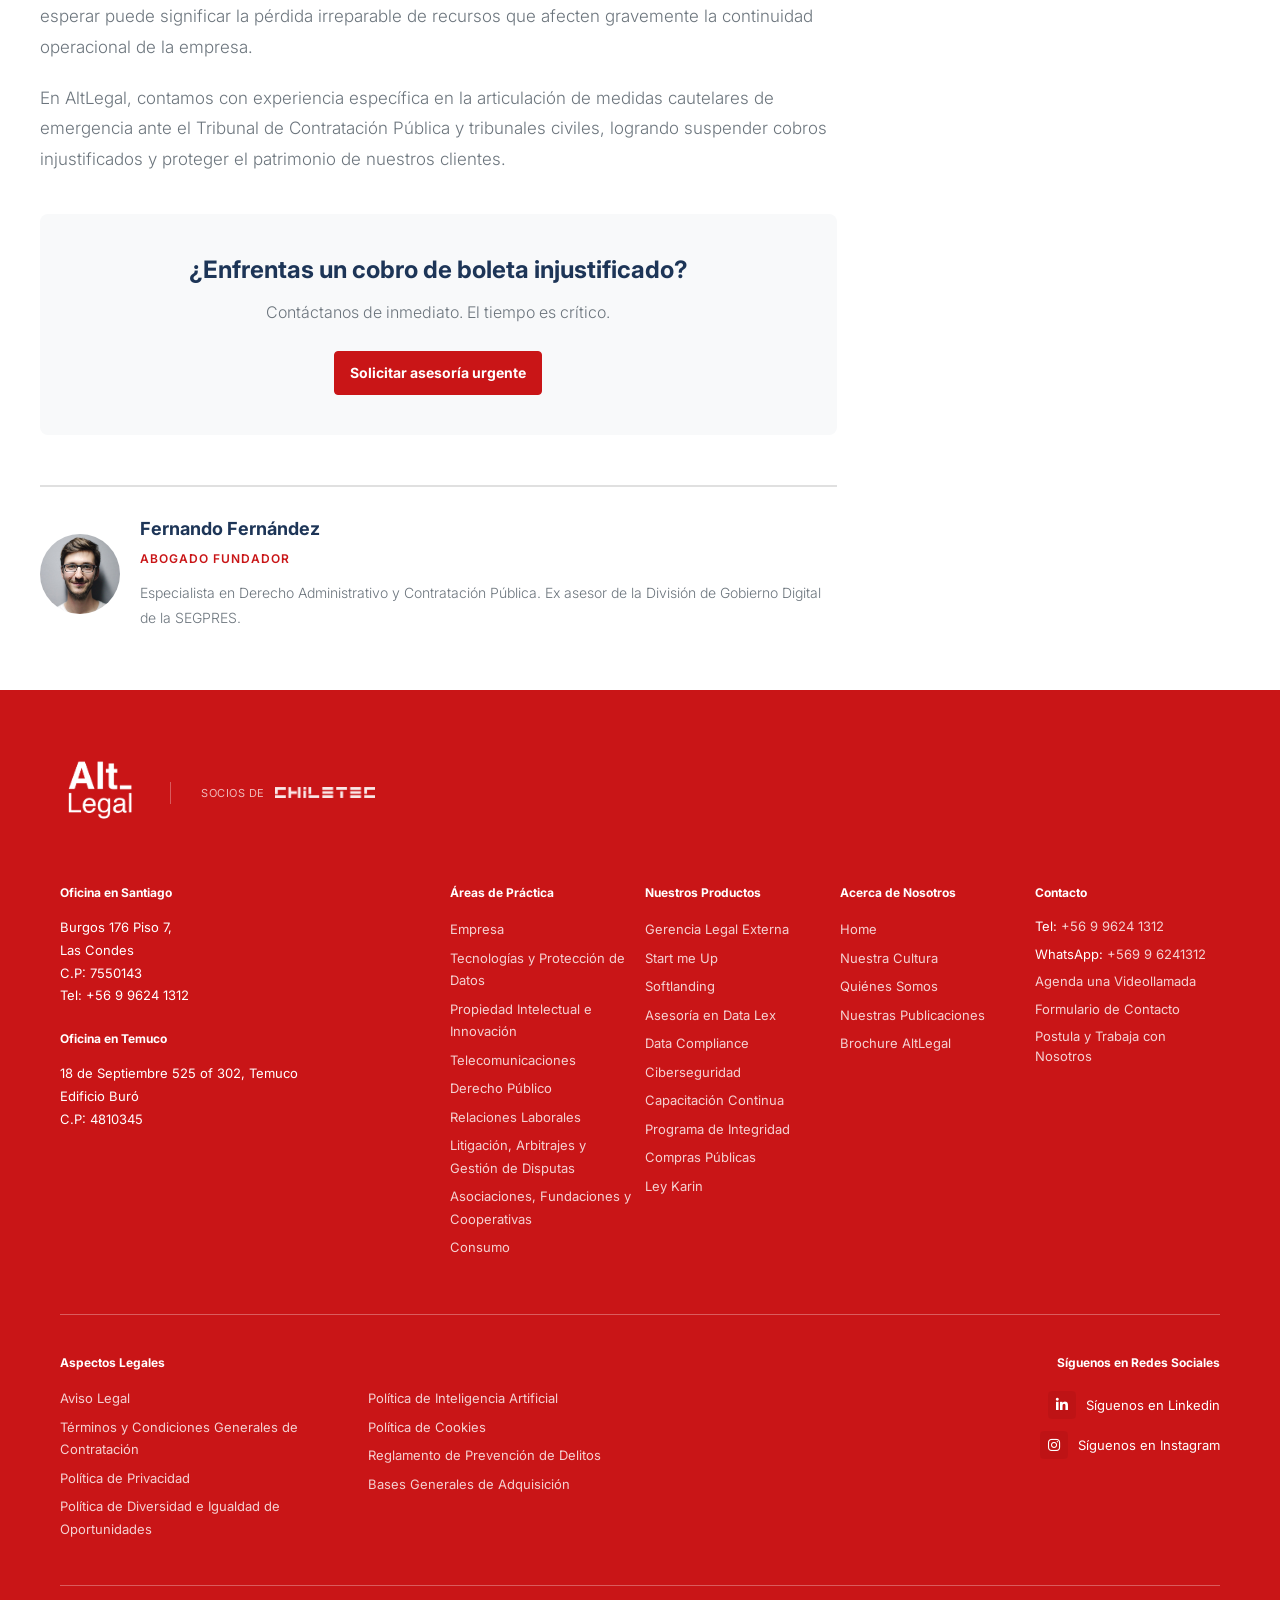
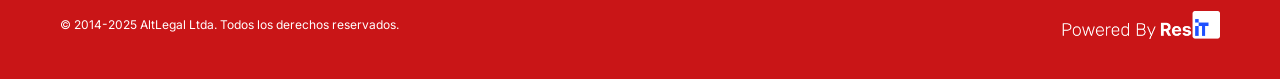
<file: single-publication.html>
<!DOCTYPE html>
<html lang="es">
  <head>
    <title>AltLegal - Asesoría Legal Especializada</title>
    <meta charset="UTF-8">
    <link href="img/favicon.png" rel="shortcut icon">
    <meta name="viewport" content="width=device-width, initial-scale=1, maximum-scale=1">
    <link href="css/main.css?v=39786" rel="stylesheet" type="text/css">
    <script src="js/main.js?v=39786" type="text/javascript"></script>
    <!-- Meta tags facebook-->
    <meta property="og:title" content="AltLegal - Asesoría Legal Especializada">
    <meta property="og:description" content="Te ayudamos a maximizar tus oportunidades en licitaciones públicas con asesoría experta y resultados comprobados.">
    <meta property="og:image" content="#">
    <!-- Meta tags twitter cards-->
    <meta name="twitter:card" content="summary_large_image">
    <meta name="twitter:title" content="AltLegal - Asesoría Legal Especializada">
    <meta name="twitter:description" content="Te ayudamos a maximizar tus oportunidades en licitaciones públicas con asesoría experta y resultados comprobados.">
    <meta name="twitter:image" content="#"><link rel="preconnect" href="https://fonts.googleapis.com">
    <link rel="preconnect" href="https://fonts.gstatic.com" crossorigin>
    <link href="https://fonts.googleapis.com/css2?family=Inter:wght@400;500;600;700;800&display=swap" rel="stylesheet">
    <link rel="stylesheet" href="https://cdnjs.cloudflare.com/ajax/libs/font-awesome/6.7.2/css/all.min.css">
  </head>
  <body>
    <header>
      <div class="header__wrap">
        <div class="header__inner">
          <div class="header__logo"><a href="index.html" class="header__logo__link"><img src="img/icons/logo-altlegal.png" alt="AltLegal" class="header__logo__image"></a>
            <div class="header__area-selector">
              <div class="header__area-selector__current"><span class="header__area-selector__text">COMPRAS PÚBLICAS</span><i class="fas fa-chevron-down"></i></div>
              <div class="header__area-selector__dropdown">
                <ul>
                  <li class="active"><a href="index.html">Compras públicas</a></li>
                  <li><a href="#">Protección de datos</a></li>
                </ul>
              </div>
            </div>
          </div>
          <div class="header__nav">
            <div class="header__nav__bg"></div>
            <div class="header__nav__nav">
              <div class="header__nav__close">
                <div></div>
                <div></div>
              </div>
              <div class="header__nav__back">
                <div></div>
                <div></div>
                <div></div>
              </div>
              <div class="header__menu">
                <nav>
                  <ul>
                    <li><a href="index.html">Inicio</a></li>
                    <li class="has-submenu"><a href="solutions.html">Soluciones<i class="fas fa-chevron-down"></i></a>
                      <ul class="submenu">
                        <li><a href="solutions.html#licitaciones">Asesoría en licitaciones</a></li>
                        <li><a href="solutions.html#conflictos">Gestión de conflictos con el Estado</a></li>
                        <li><a href="solutions.html#integridad">Programas de Integridad</a></li>
                        <li><a href="solutions.html#capacitacion">Capacitación de equipos</a></li>
                        <li><a href="solutions.html#laas">Asesoría legal permanente (LaaS)</a></li>
                        <li><a href="solutions.html#cobranza">Cobranza al Estado</a></li>
                      </ul>
                    </li>
                    <li><a href="material.html">Material</a></li>
                    <li><a href="aboutus.html">Nosotros</a></li>
                    <li><a href="contact.html">Contacto</a></li>
                  </ul>
                </nav>
              </div>
            </div>
          </div>
          <div class="header__right">
            <div class="header__phone"><i class="fas fa-phone-alt"></i><a href="tel:+5622345678">+56 2 2345 6789</a></div>
            <div class="header__buttons"><a href="#contacto" class="btn btn--primary"><i class="fas fa-file-alt"></i><span>Solicitar diagnóstico</span></a></div>
          </div>
          <div class="header__nav__mobile">
            <div class="header__nav__opacity"></div>
            <div class="header__nav__nav">
              <div class="header__nav__nav__header">
                <div class="header__nav__isotipo"><img src="img/icons/logo-altlegal.png"></div>
                <div class="header__nav__close">
                  <div></div>
                  <div></div>
                </div>
                <div class="header__nav__back">
                  <div></div>
                  <div></div>
                  <div></div>
                </div>
              </div>
              <div class="header__nav__nav__body">
                <div class="header__nav__nav__menu">
                  <ul>
                    <li><a href="index.html">Inicio</a></li>
                    <li class="has-submenu"><a href="#">Soluciones<i class="fas fa-chevron-down"></i></a>
                      <ul class="submenu">
                        <li><a href="solutions.html#licitaciones">Asesoría en licitaciones</a></li>
                        <li><a href="solutions.html#conflictos">Gestión de conflictos con el Estado</a></li>
                        <li><a href="solutions.html#integridad">Programas de Integridad</a></li>
                        <li><a href="solutions.html#capacitacion">Capacitación de equipos</a></li>
                        <li><a href="solutions.html#laas">Asesoría legal permanente (LaaS)</a></li>
                        <li><a href="solutions.html#cobranza">Cobranza al Estado</a></li>
                      </ul>
                    </li>
                    <li><a href="material.html">Material</a></li>
                    <li><a href="aboutus.html">Nosotros</a></li>
                    <li><a href="contact.html">Contacto</a></li>
                  </ul>
                </div>
              </div>
              <div class="header__nav__nav__footer">
                <div class="header__nav__phone"><i class="fas fa-phone-alt"></i><a href="tel:+5622345678">+56 2 2345 6789</a></div>
                <div class="header__nav__buttons"><a href="#contacto" class="btn btn--primary"><i class="fas fa-file-alt"></i><span>Solicitar diagnóstico</span></a></div>
              </div>
            </div>
          </div>
          <div class="header__item header__item--ham">
            <div class="header__ham"><span></span><span></span><span></span></div>
          </div>
        </div>
      </div>
    </header>
    <div id="sections">
      <section class="section--header">
        <div class="section__wrap">
          <div class="section__body">
            <div class="section__breadcrumb"><a href="index.html">Inicio</a><span>/</span><span>Material</span></div>
            <div class="section__meta"><span class="section__category">DEFENSA</span><span class="section__date">02 Agosto, 2023</span><span class="section__reading">5 min lectura</span></div>
            <h1 class="section__title">Cobro de Boletas de Garantía: ¿Es posible detenerlo?</h1>
            <div class="section__buttons"><a href="#contacto" class="btn btn--primary">Solicitar asesoría</a></div>
          </div>
          <div class="section__bg">
            <div class="bg"><img src="img/uploads/3.jpg"></div>
          </div>
        </div>
      </section>
      <section class="section--article">
        <div class="section__wrap">
          <div class="section__body">
            <div class="cols">
              <div class="col-xs-12 col-md-8">
                <div class="section__content">
                  <div class="section__content__intro">
                    <p class="lead">Analizamos las herramientas legales de emergencia, como la Medida Prejudicial Precautoria, para frenar el cobro injustificado de garantías en el marco de contratos públicos.</p>
                  </div>
                  <h2>¿Qué es una Boleta de Garantía?</h2>
                  <p>La boleta de garantía es un instrumento bancario ampliamente utilizado en el ámbito de las contrataciones públicas para asegurar el cumplimiento de las obligaciones contractuales. Su naturaleza abstracta e irrevocable la convierte en una herramienta poderosa para el mandante, pero también en un riesgo significativo para el proveedor cuando su cobro es injustificado.</p>
                  <p>En el contexto del mercado público chileno, las boletas de garantía se utilizan en diversas etapas:</p>
                  <ul>
                    <li><strong>Seriedad de la oferta:</strong> Durante el proceso licitatorio</li>
                    <li><strong>Fiel cumplimiento:</strong> Durante la ejecución del contrato</li>
                    <li><strong>Correcta ejecución:</strong> Post entrega de bienes o servicios</li>
                    <li><strong>Anticipo:</strong> Cuando se entregan pagos anticipados</li>
                  </ul>
                  <h2>El problema del cobro injustificado</h2>
                  <p>Uno de los escenarios más críticos para los proveedores del Estado es enfrentar el cobro de una boleta de garantía que consideran injustificado. Las instituciones públicas, amparadas en cláusulas contractuales y en interpretaciones unilaterales de incumplimientos, pueden activar estos instrumentos sin que necesariamente exista un incumplimiento real o proporcional.</p>
                  <div class="section__content__highlight">
                    <div class="section__content__highlight__icon"><i class="fas fa-exclamation-triangle"></i></div>
                    <div class="section__content__highlight__body">
                      <h3>Caso frecuente</h3>
                      <p>Un proveedor entrega productos conforme a especificaciones técnicas, pero la entidad pública rechaza la recepción alegando defectos menores, y procede al cobro inmediato de la boleta de fiel cumplimiento por el 100% del valor.</p>
                    </div>
                  </div>
                  <h2>Medidas legales de emergencia</h2>
                  <p>Cuando un proveedor enfrenta el cobro inminente de una boleta de garantía que considera injusto, existen herramientas legales de emergencia que pueden ser activadas:</p>
                  <h3>1. Medida Prejudicial Precautoria (Art. 279 CPC)</h3>
                  <p>Esta es la herramienta más efectiva y rápida. Permite solicitar al tribunal que ordene la suspensión del cobro de la boleta mientras se resuelve el fondo del asunto. Los requisitos son:</p>
                  <ol>
                    <li>Apariencia de buen derecho (fumus boni iuris)</li>
                    <li>Peligro en la demora (periculum in mora)</li>
                    <li>Caución o garantía suficiente</li>
                  </ol>
                  <p>La medida se solicita <strong>antes</strong> de interponer la demanda principal, lo que permite actuar con extrema rapidez. El tribunal puede decretar la prohibición de pago al banco emisor en un plazo de 24 a 48 horas.</p>
                  <h3>2. Medida Cautelar Innominada (Art. 298 CPC)</h3>
                  <p>Cuando el caso no encuadra perfectamente en las medidas precautorias tradicionales, el tribunal puede decretar medidas cautelares innovativas que ordenen la suspensión del cobro o incluso la devolución de fondos ya cobrados.</p>
                  <h2>Estrategia procesal recomendada</h2>
                  <p>Para maximizar las posibilidades de éxito, nuestra recomendación es seguir esta estrategia:</p>
                  <div class="section__content__steps">
                    <div class="section__content__step">
                      <div class="section__content__step__number">01</div>
                      <div class="section__content__step__body">
                        <h4>Análisis técnico urgente</h4>
                        <p>Revisar exhaustivamente el contrato, especificaciones técnicas, comunicaciones y documentación de cumplimiento para identificar elementos que demuestren que no existe incumplimiento o que este es menor.</p>
                      </div>
                    </div>
                    <div class="section__content__step">
                      <div class="section__content__step__number">02</div>
                      <div class="section__content__step__body">
                        <h4>Presentación de medida prejudicial</h4>
                        <p>Redactar y presentar la solicitud de medida prejudicial precautoria ante el Tribunal de Contratación Pública o tribunal civil competente, adjuntando todos los antecedentes técnicos y ofreciendo caución suficiente.</p>
                      </div>
                    </div>
                    <div class="section__content__step">
                      <div class="section__content__step__number">03</div>
                      <div class="section__content__step__body">
                        <h4>Notificación urgente al banco</h4>
                        <p>Paralelamente, notificar al banco emisor de la existencia de la acción legal interpuesta, solicitando la suspensión preventiva del pago mientras se resuelve la medida.</p>
                      </div>
                    </div>
                    <div class="section__content__step">
                      <div class="section__content__step__number">04</div>
                      <div class="section__content__step__body">
                        <h4>Demanda principal</h4>
                        <p>Una vez acogida la medida prejudicial, interponer dentro del plazo legal (10 días) la demanda de nulidad de derecho público, indemnización de perjuicios o acción contractual correspondiente.</p>
                      </div>
                    </div>
                  </div>
                  <h2>Conclusión</h2>
                  <p>El cobro de boletas de garantía en el contexto de contratos públicos es una situación de alto riesgo que requiere <strong>actuación legal inmediata y especializada</strong>. La diferencia entre actuar en 24 horas o esperar puede significar la pérdida irreparable de recursos que afecten gravemente la continuidad operacional de la empresa.</p>
                  <p>En AltLegal, contamos con experiencia específica en la articulación de medidas cautelares de emergencia ante el Tribunal de Contratación Pública y tribunales civiles, logrando suspender cobros injustificados y proteger el patrimonio de nuestros clientes.</p>
                  <div class="section__content__cta">
                    <h3>¿Enfrentas un cobro de boleta injustificado?</h3>
                    <p>Contáctanos de inmediato. El tiempo es crítico.</p><a href="#contacto" class="btn btn--primary">Solicitar asesoría urgente</a>
                  </div>
                  <div class="section__content__author">
                    <div class="section__content__author__photo"><img src="img/avatars/1.jpg" alt="Fernando Fernández"></div>
                    <div class="section__content__author__info">
                      <h4 class="section__content__author__name">Fernando Fernández</h4><span class="section__content__author__role">Abogado Fundador</span>
                      <p class="section__content__author__bio">Especialista en Derecho Administrativo y Contratación Pública. Ex asesor de la División de Gobierno Digital de la SEGPRES.</p>
                    </div>
                  </div>
                </div>
              </div>
              <div class="col-xs-12 col-md-4">
                <div class="section__sidebar">
                  <div class="section__sidebar__block">
                    <h3 class="section__sidebar__title">Publicaciones relacionadas</h3>
                    <div class="section__sidebar__articles">
                      <article class="article--sidebar">
                        <div class="article__image"><img src="img/uploads/1.jpg" alt="Artículo relacionado"></div>
                        <div class="article__body"><span class="article__category">DEFENSA</span>
                          <h4 class="article__title">Recursos de Protección en contratación pública</h4><a href="#" class="article__link">Leer más</a>
                        </div>
                      </article>
                      <article class="article--sidebar">
                        <div class="article__image"><img src="img/uploads/2.jpg" alt="Artículo relacionado"></div>
                        <div class="article__body"><span class="article__category">LICITACIONES</span>
                          <h4 class="article__title">Impugnaciones ante el Tribunal de Contratación</h4><a href="#" class="article__link">Leer más</a>
                        </div>
                      </article>
                      <article class="article--sidebar">
                        <div class="article__image"><img src="img/uploads/3.jpg" alt="Artículo relacionado"></div>
                        <div class="article__body"><span class="article__category">ESTRATEGIA</span>
                          <h4 class="article__title">Plazos críticos en contratos públicos</h4><a href="#" class="article__link">Leer más</a>
                        </div>
                      </article>
                    </div>
                  </div>
                  <div class="section__sidebar__block section__sidebar__block--cta">
                    <div class="section__sidebar__cta">
                      <h3>¿Necesitas asesoría especializada?</h3>
                      <p>Agenda una reunión con nuestro equipo de expertos en contratación pública.</p><a href="#contacto" class="btn btn--outline btn--block">Agendar reunión</a>
                    </div>
                  </div>
                </div>
              </div>
            </div>
          </div>
        </div>
      </section>
    </div><a href="https://wa.me/56996241312" target="_blank" rel="noopener noreferrer" title="Contáctanos por WhatsApp" class="whatsapp-sticky"><i class="fab fa-whatsapp"></i></a>
    <footer>
      <div class="footer__primary">
        <div class="footer__wrap">
          <div class="footer__top">
            <div class="footer__logos">
              <div class="footer__logo"><a href="index.html"><img src="img/icons/logo-altlegal.png" alt="AltLegal"></a></div>
              <div class="footer__partner"><span>Socios de</span><a href="https://chiletec.org" target="_blank" rel="noopener noreferrer"><img src="img/icons/logo-chiletec.png" alt="Chiletec"></a></div>
            </div>
            <div class="cols">
              <div class="col-xs-6 col-md-4">
                <div class="footer__block">
                  <h5 class="footer__subtitle">Oficina en Santiago</h5>
                  <ul class="footer__address">
                    <li>Burgos 176 Piso 7,</li>
                    <li>Las Condes</li>
                    <li>C.P: 7550143</li>
                    <li><a href="tel:+56996241312">Tel: +56 9 9624 1312</a></li>
                  </ul>
                  <h5 class="footer__subtitle">Oficina en Temuco</h5>
                  <ul class="footer__address">
                    <li>18 de Septiembre 525 of 302, Temuco</li>
                    <li>Edificio Buró</li>
                    <li>C.P: 4810345</li>
                  </ul>
                </div>
              </div>
              <div class="col-xs-6 col-md-2">
                <div class="footer__block">
                  <h5 class="footer__subtitle">Áreas de Práctica</h5>
                  <ul class="footer__links">
                    <li><a href="#">Empresa</a></li>
                    <li><a href="#">Tecnologías y Protección de Datos</a></li>
                    <li><a href="#">Propiedad Intelectual e Innovación</a></li>
                    <li><a href="#">Telecomunicaciones</a></li>
                    <li><a href="#">Derecho Público</a></li>
                    <li><a href="#">Relaciones Laborales</a></li>
                    <li><a href="#">Litigación, Arbitrajes y Gestión de Disputas</a></li>
                    <li><a href="#">Asociaciones, Fundaciones y Cooperativas</a></li>
                    <li><a href="#">Consumo</a></li>
                  </ul>
                </div>
              </div>
              <div class="col-xs-6 col-md-2">
                <div class="footer__block">
                  <h5 class="footer__subtitle">Nuestros Productos</h5>
                  <ul class="footer__links">
                    <li><a href="#">Gerencia Legal Externa</a></li>
                    <li><a href="#">Start me Up</a></li>
                    <li><a href="#">Softlanding</a></li>
                    <li><a href="#">Asesoría en Data Lex</a></li>
                    <li><a href="#">Data Compliance</a></li>
                    <li><a href="#">Ciberseguridad</a></li>
                    <li><a href="#">Capacitación Continua</a></li>
                    <li><a href="#">Programa de Integridad</a></li>
                    <li><a href="#">Compras Públicas</a></li>
                    <li><a href="#">Ley Karin</a></li>
                  </ul>
                </div>
              </div>
              <div class="col-xs-6 col-md-2">
                <div class="footer__block">
                  <h5 class="footer__subtitle">Acerca de Nosotros</h5>
                  <ul class="footer__links">
                    <li><a href="index.html">Home</a></li>
                    <li><a href="aboutus.html">Nuestra Cultura</a></li>
                    <li><a href="aboutus.html">Quiénes Somos</a></li>
                    <li><a href="material.html">Nuestras Publicaciones</a></li>
                    <li><a href="#">Brochure AltLegal</a></li>
                  </ul>
                </div>
              </div>
              <div class="col-xs-12 col-md-2">
                <div class="footer__block">
                  <h5 class="footer__subtitle">Contacto</h5>
                  <ul class="footer__contact">
                    <li><span>Tel: </span><a href="tel:+56996241312">+56 9 9624 1312</a></li>
                    <li><span>WhatsApp: </span><a href="https://wa.me/56996241312" target="_blank">+569 9 6241312</a></li>
                    <li><a href="#">Agenda una Videollamada</a></li>
                    <li><a href="contact.html">Formulario de Contacto</a></li>
                    <li><a href="#">Postula y Trabaja con Nosotros</a></li>
                  </ul>
                </div>
              </div>
            </div>
          </div>
          <div class="footer__middle">
            <div class="cols">
              <div class="col-xs-12 col-md-6">
                <div class="footer__block">
                  <h5 class="footer__subtitle">Aspectos Legales</h5>
                  <div class="footer__legal-grid">
                    <ul class="footer__links">
                      <li><a href="#">Aviso Legal</a></li>
                      <li><a href="#">Términos y Condiciones Generales de Contratación</a></li>
                      <li><a href="#">Política de Privacidad</a></li>
                      <li><a href="#">Política de Diversidad e Igualdad de Oportunidades</a></li>
                    </ul>
                    <ul class="footer__links">
                      <li><a href="#">Política de Inteligencia Artificial</a></li>
                      <li><a href="#">Política de Cookies</a></li>
                      <li><a href="#">Reglamento de Prevención de Delitos</a></li>
                      <li><a href="#">Bases Generales de Adquisición</a></li>
                    </ul>
                  </div>
                </div>
              </div>
              <div class="col-xs-12 col-md-6">
                <div class="footer__block footer__block--social">
                  <h5 class="footer__subtitle">Síguenos en Redes Sociales</h5>
                  <div class="footer__socials"><a href="#" target="_blank" rel="noopener noreferrer" class="footer__social"><i class="fab fa-linkedin-in"></i><span>Síguenos en Linkedin</span></a><a href="#" target="_blank" rel="noopener noreferrer" class="footer__social"><i class="fab fa-instagram"></i><span>Síguenos en Instagram</span></a></div>
                </div>
              </div>
            </div>
          </div>
          <div class="footer__bottom">
            <div class="footer__bottom__left">
              <p class="footer__copyright">© 2014-2025 AltLegal Ltda. Todos los derechos reservados.</p>
            </div>
            <div class="footer__poweredby"><a href="https://resit.cl" target="_blank" rel="noopener"><img src="img/icons/powerby-resit.png" alt="Powered by ResIT"></a></div>
          </div>
        </div>
      </div>
    </footer>
  </body>
</html>
</file>
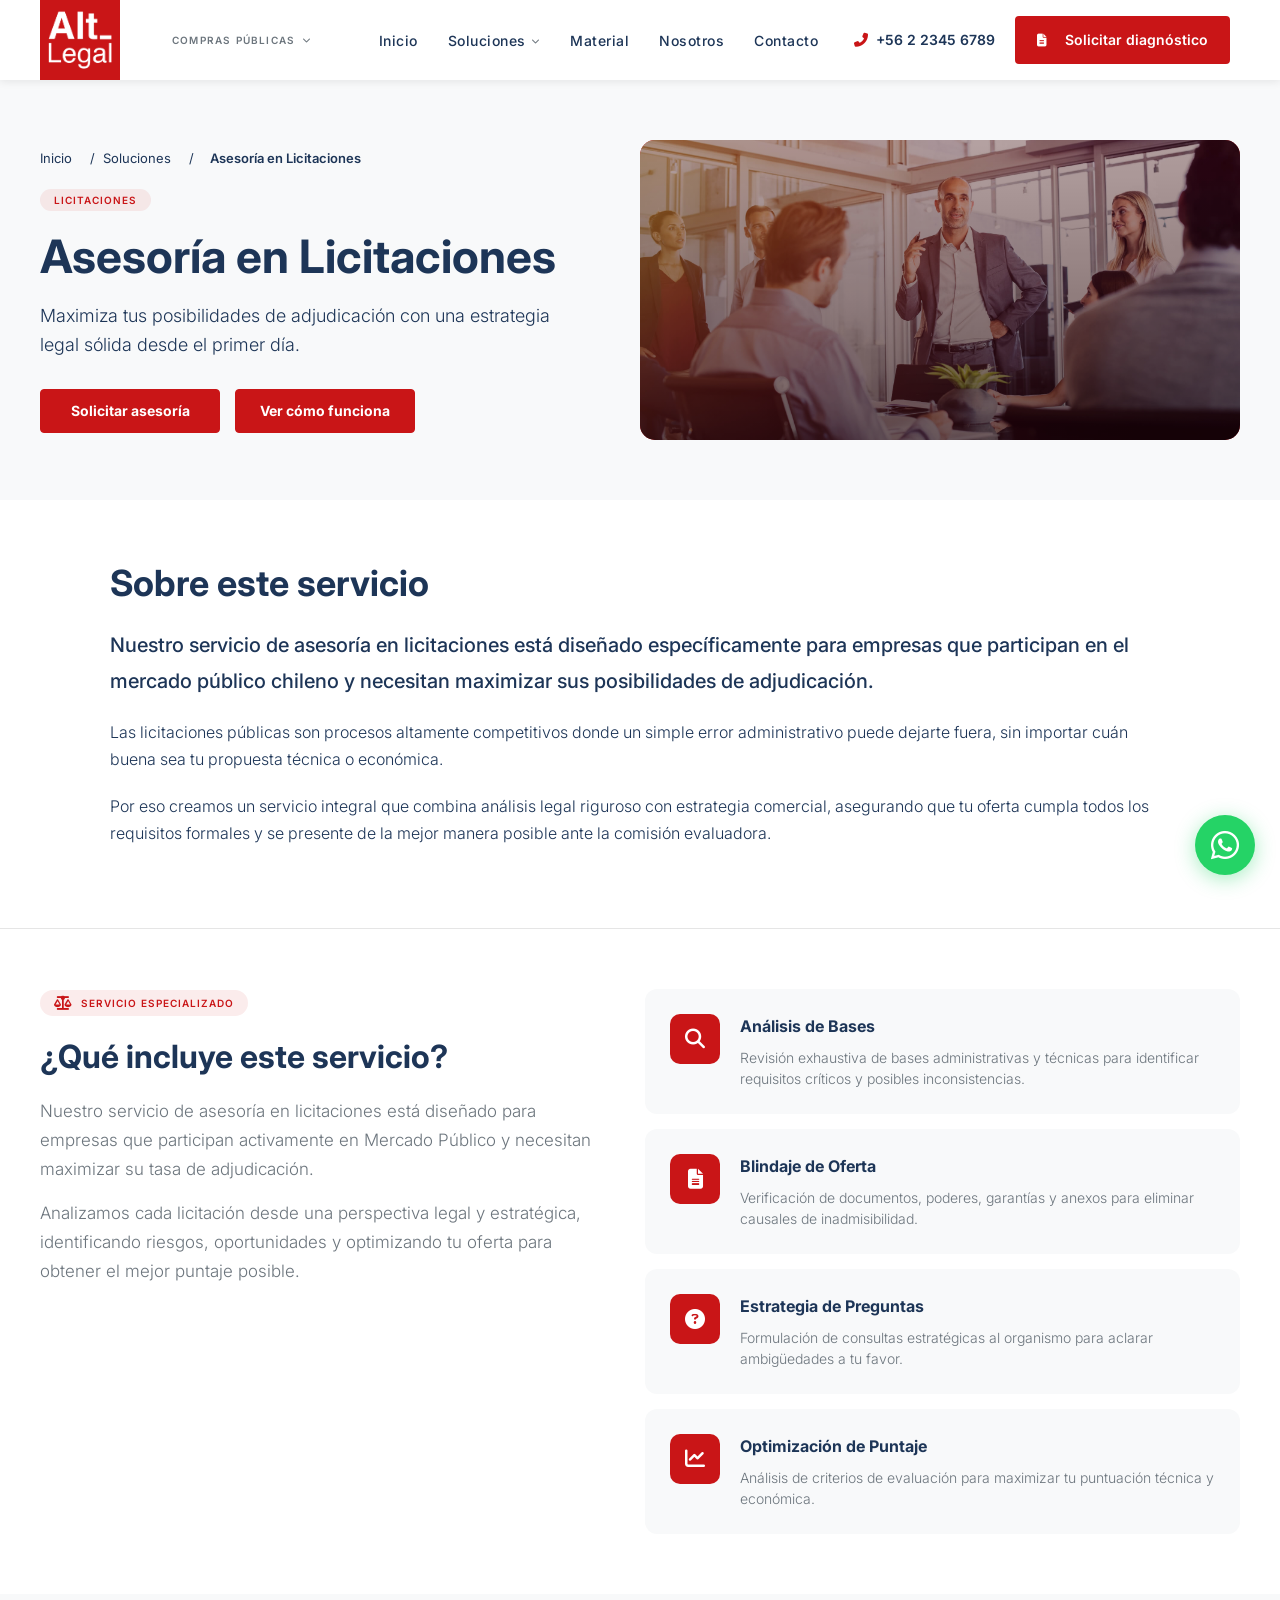
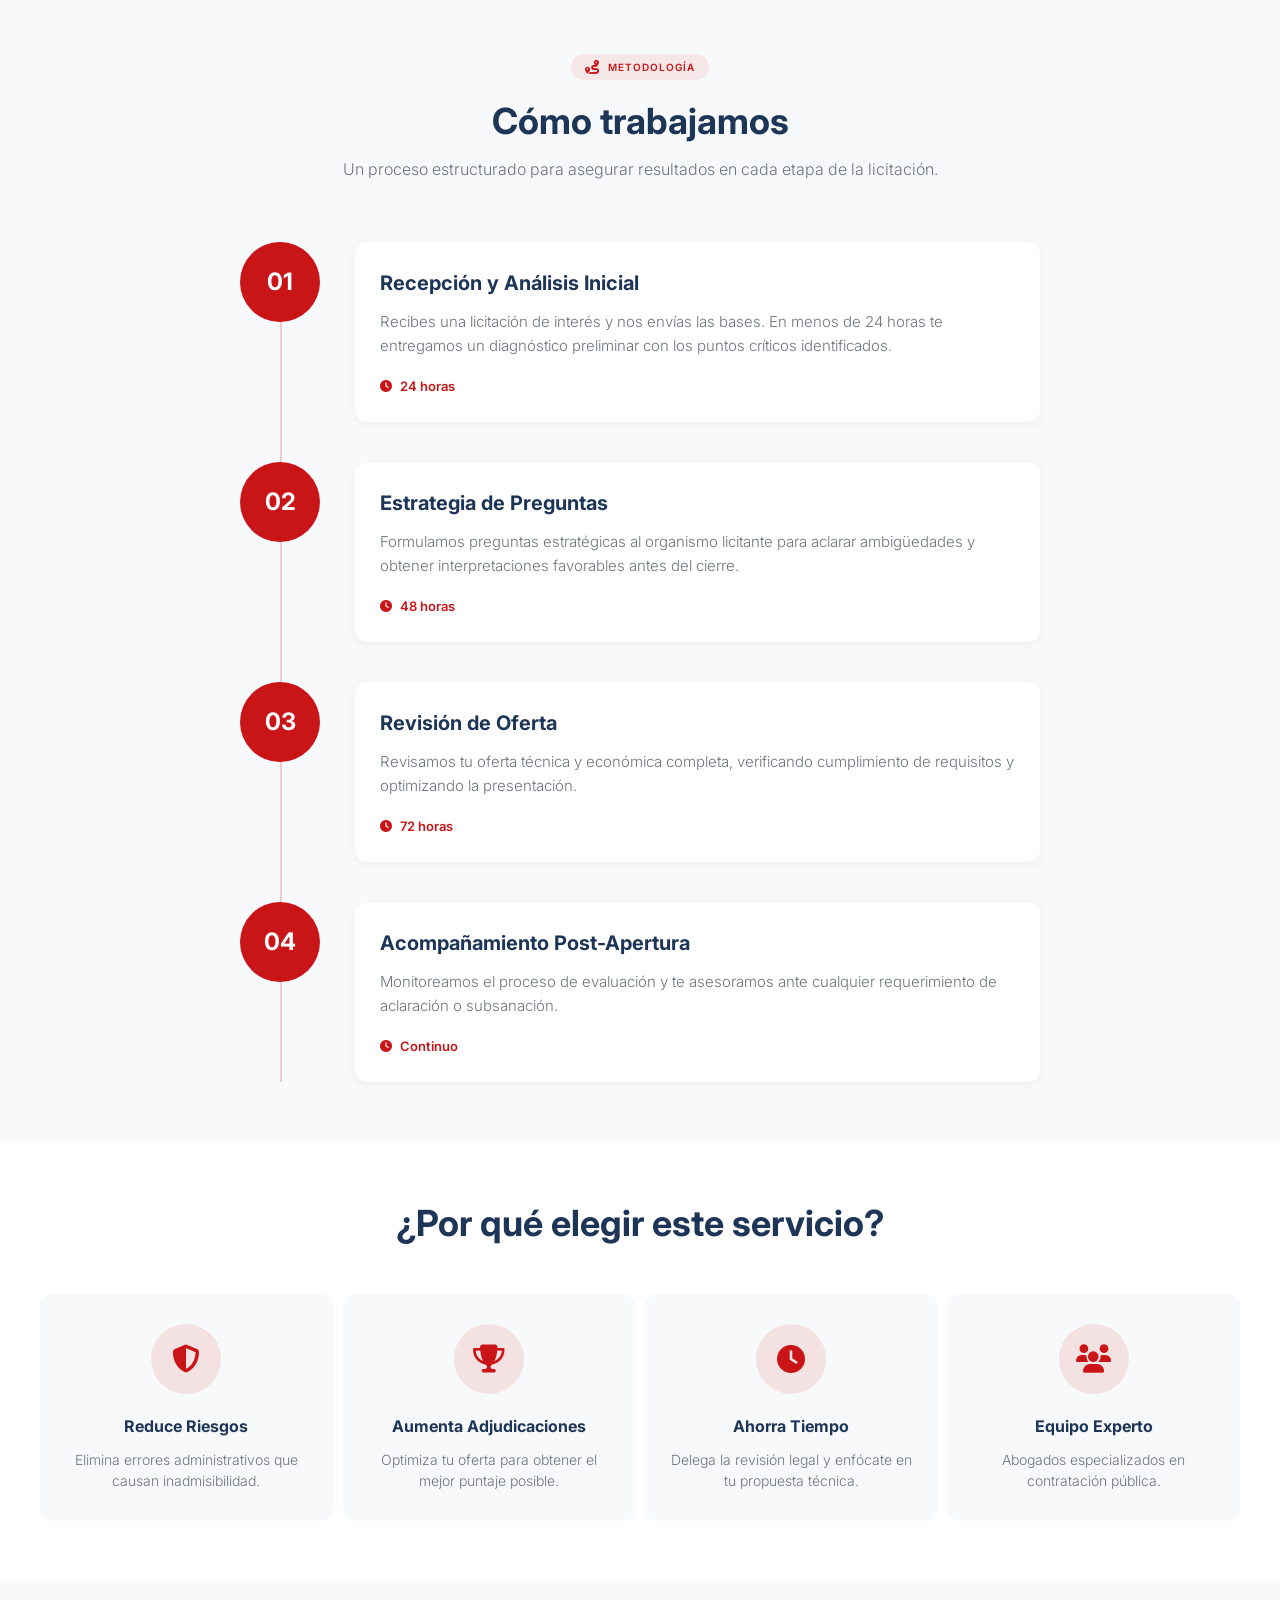
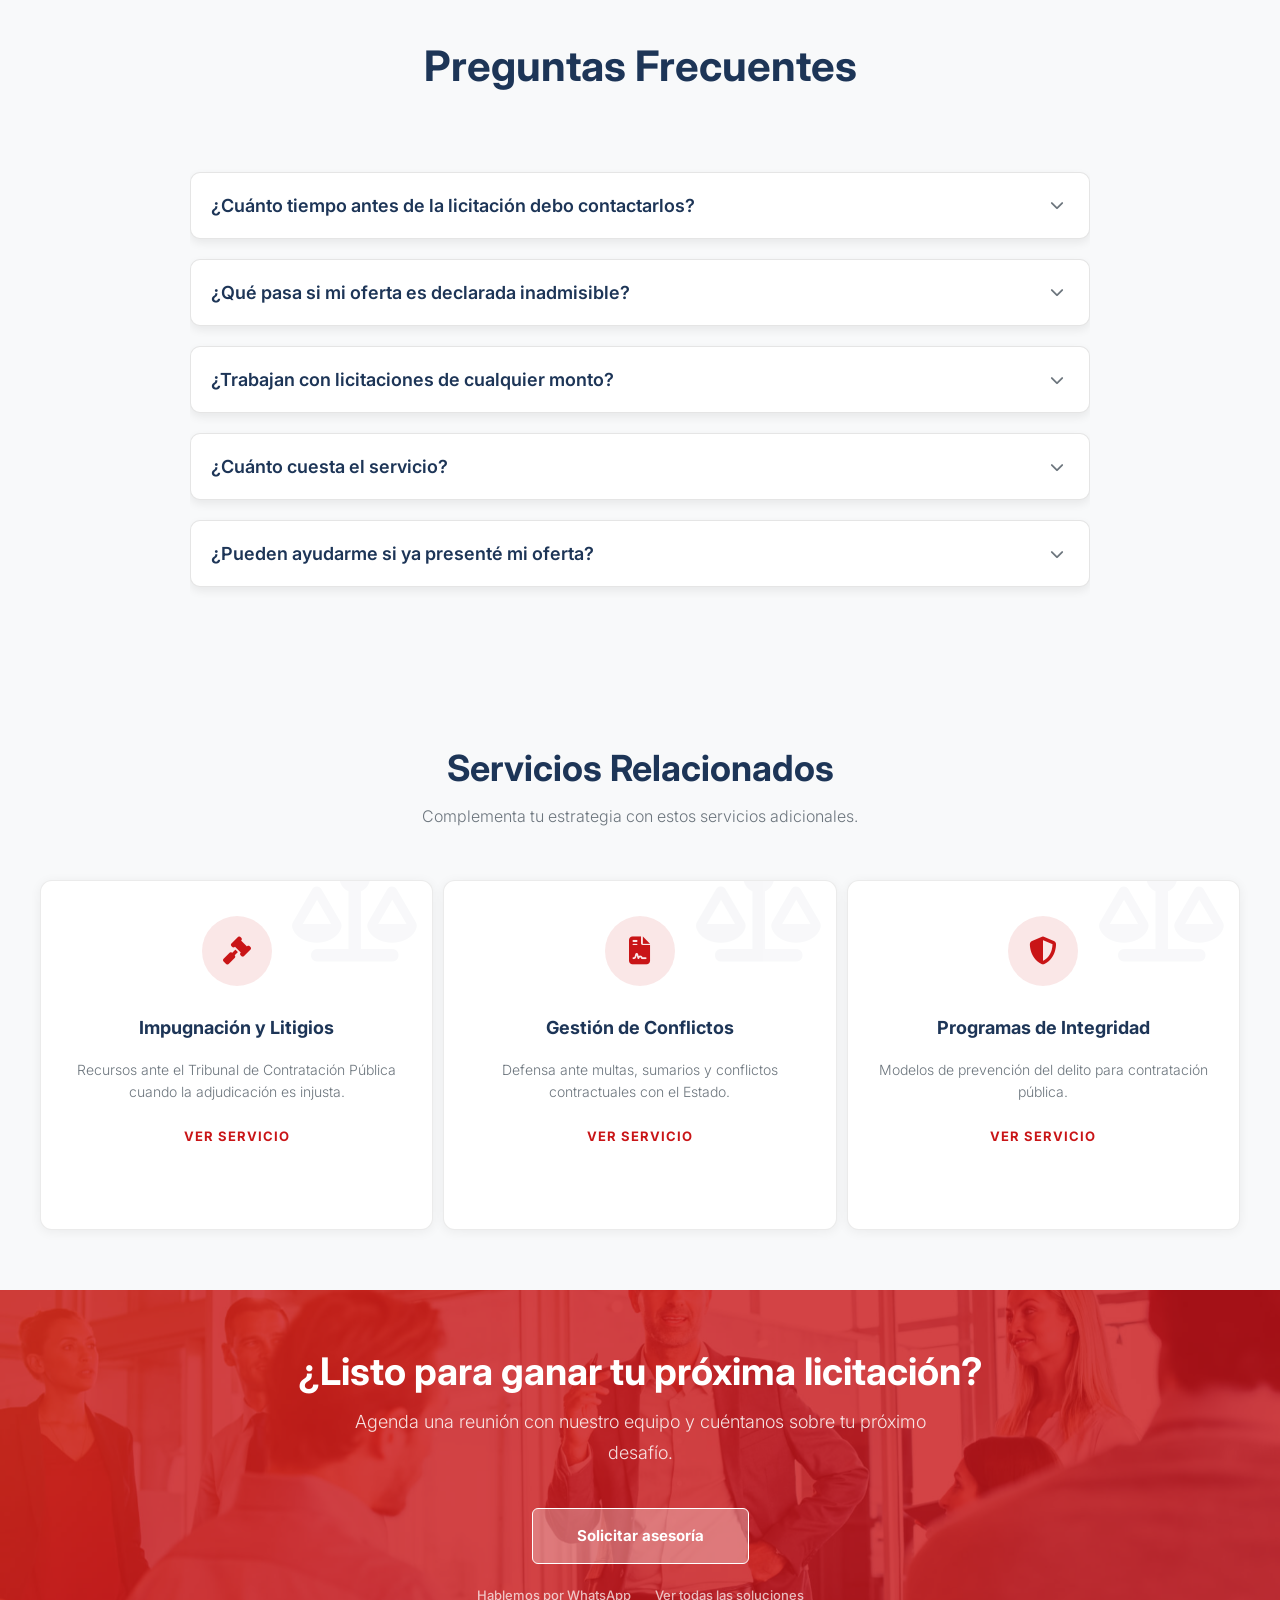
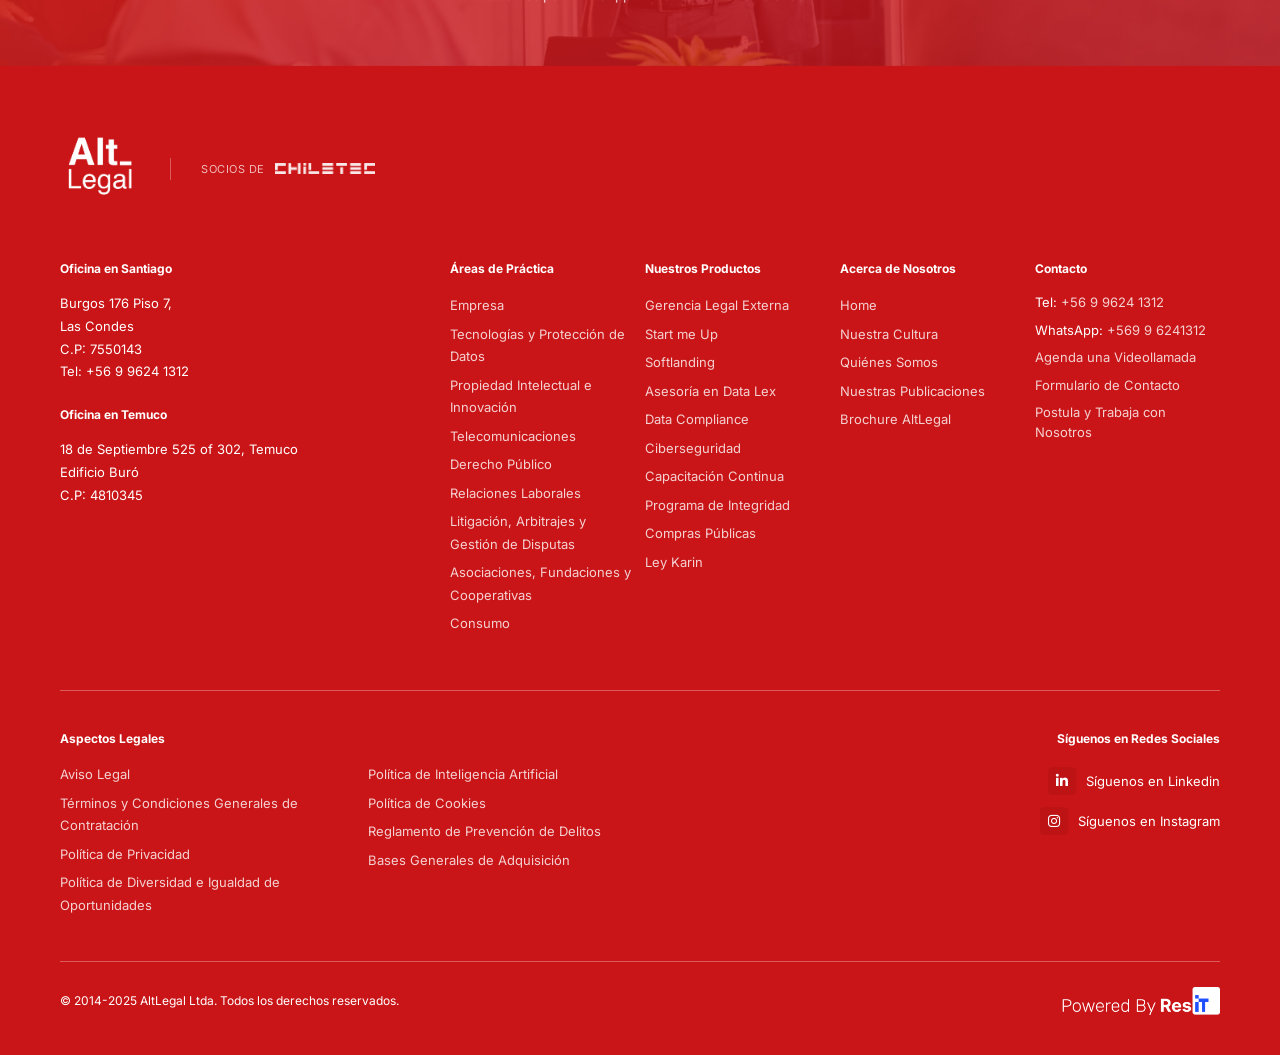
<file: single-solution.html>
<!DOCTYPE html>
<html lang="es">
  <head>
    <title>AltLegal - Asesoría Legal Especializada</title>
    <meta charset="UTF-8">
    <link href="img/favicon.png" rel="shortcut icon">
    <meta name="viewport" content="width=device-width, initial-scale=1, maximum-scale=1">
    <link href="css/main.css?v=34070" rel="stylesheet" type="text/css">
    <script src="js/main.js?v=34070" type="text/javascript"></script>
    <!-- Meta tags facebook-->
    <meta property="og:title" content="AltLegal - Asesoría Legal Especializada">
    <meta property="og:description" content="Te ayudamos a maximizar tus oportunidades en licitaciones públicas con asesoría experta y resultados comprobados.">
    <meta property="og:image" content="#">
    <!-- Meta tags twitter cards-->
    <meta name="twitter:card" content="summary_large_image">
    <meta name="twitter:title" content="AltLegal - Asesoría Legal Especializada">
    <meta name="twitter:description" content="Te ayudamos a maximizar tus oportunidades en licitaciones públicas con asesoría experta y resultados comprobados.">
    <meta name="twitter:image" content="#"><link rel="preconnect" href="https://fonts.googleapis.com">
    <link rel="preconnect" href="https://fonts.gstatic.com" crossorigin>
    <link href="https://fonts.googleapis.com/css2?family=Inter:wght@400;500;600;700;800&display=swap" rel="stylesheet">
    <link rel="stylesheet" href="https://cdnjs.cloudflare.com/ajax/libs/font-awesome/6.7.2/css/all.min.css">
  </head>
  <body>
    <header>
      <div class="header__wrap">
        <div class="header__inner">
          <div class="header__logo"><a href="index.html" class="header__logo__link"><img src="img/icons/logo-altlegal.png" alt="AltLegal" class="header__logo__image"></a>
            <div class="header__area-selector">
              <div class="header__area-selector__current"><span class="header__area-selector__text">COMPRAS PÚBLICAS</span><i class="fas fa-chevron-down"></i></div>
              <div class="header__area-selector__dropdown">
                <ul>
                  <li class="active"><a href="index.html">Compras públicas</a></li>
                  <li><a href="#">Protección de datos</a></li>
                </ul>
              </div>
            </div>
          </div>
          <div class="header__nav">
            <div class="header__nav__bg"></div>
            <div class="header__nav__nav">
              <div class="header__nav__close">
                <div></div>
                <div></div>
              </div>
              <div class="header__nav__back">
                <div></div>
                <div></div>
                <div></div>
              </div>
              <div class="header__menu">
                <nav>
                  <ul>
                    <li><a href="index.html">Inicio</a></li>
                    <li class="has-submenu"><a href="solutions.html">Soluciones<i class="fas fa-chevron-down"></i></a>
                      <ul class="submenu">
                        <li><a href="solutions.html#licitaciones">Asesoría en licitaciones</a></li>
                        <li><a href="solutions.html#conflictos">Gestión de conflictos con el Estado</a></li>
                        <li><a href="solutions.html#integridad">Programas de Integridad</a></li>
                        <li><a href="solutions.html#capacitacion">Capacitación de equipos</a></li>
                        <li><a href="solutions.html#laas">Asesoría legal permanente (LaaS)</a></li>
                        <li><a href="solutions.html#cobranza">Cobranza al Estado</a></li>
                      </ul>
                    </li>
                    <li><a href="material.html">Material</a></li>
                    <li><a href="aboutus.html">Nosotros</a></li>
                    <li><a href="contact.html">Contacto</a></li>
                  </ul>
                </nav>
              </div>
            </div>
          </div>
          <div class="header__right">
            <div class="header__phone"><i class="fas fa-phone-alt"></i><a href="tel:+5622345678">+56 2 2345 6789</a></div>
            <div class="header__buttons"><a href="#contacto" class="btn btn--primary"><i class="fas fa-file-alt"></i><span>Solicitar diagnóstico</span></a></div>
          </div>
          <div class="header__nav__mobile">
            <div class="header__nav__opacity"></div>
            <div class="header__nav__nav">
              <div class="header__nav__nav__header">
                <div class="header__nav__isotipo"><img src="img/icons/logo-altlegal.png"></div>
                <div class="header__nav__close">
                  <div></div>
                  <div></div>
                </div>
                <div class="header__nav__back">
                  <div></div>
                  <div></div>
                  <div></div>
                </div>
              </div>
              <div class="header__nav__nav__body">
                <div class="header__nav__nav__menu">
                  <ul>
                    <li><a href="index.html">Inicio</a></li>
                    <li class="has-submenu"><a href="#">Soluciones<i class="fas fa-chevron-down"></i></a>
                      <ul class="submenu">
                        <li><a href="solutions.html#licitaciones">Asesoría en licitaciones</a></li>
                        <li><a href="solutions.html#conflictos">Gestión de conflictos con el Estado</a></li>
                        <li><a href="solutions.html#integridad">Programas de Integridad</a></li>
                        <li><a href="solutions.html#capacitacion">Capacitación de equipos</a></li>
                        <li><a href="solutions.html#laas">Asesoría legal permanente (LaaS)</a></li>
                        <li><a href="solutions.html#cobranza">Cobranza al Estado</a></li>
                      </ul>
                    </li>
                    <li><a href="material.html">Material</a></li>
                    <li><a href="aboutus.html">Nosotros</a></li>
                    <li><a href="contact.html">Contacto</a></li>
                  </ul>
                </div>
              </div>
              <div class="header__nav__nav__footer">
                <div class="header__nav__phone"><i class="fas fa-phone-alt"></i><a href="tel:+5622345678">+56 2 2345 6789</a></div>
                <div class="header__nav__buttons"><a href="#contacto" class="btn btn--primary"><i class="fas fa-file-alt"></i><span>Solicitar diagnóstico</span></a></div>
              </div>
            </div>
          </div>
          <div class="header__item header__item--ham">
            <div class="header__ham"><span></span><span></span><span></span></div>
          </div>
        </div>
      </div>
    </header>
    <div id="sections">
      <section class="section--header">
        <div class="section__wrap">
          <div class="section__body">
            <div class="section__breadcrumb"><a href="index.html">Inicio</a><span>/</span><a href="solutions.html">Soluciones</a><span>/</span><span>Asesoría en Licitaciones</span></div>
            <div class="section__meta"><span class="section__category">LICITACIONES</span></div>
            <h1 class="section__title">Asesoría en Licitaciones</h1>
            <p class="section__description">Maximiza tus posibilidades de adjudicación con una estrategia legal sólida desde el primer día.</p>
            <div class="section__buttons"><a href="#contacto" class="btn btn--primary">Solicitar asesoría</a><a href="#proceso" class="btn btn--outline-white">Ver cómo funciona</a></div>
          </div>
          <div class="section__bg">
            <div class="bg"><img src="img/uploads/3.jpg"></div>
          </div>
        </div>
      </section>
      <section class="section--content">
        <div class="section__wrap">
          <div class="section__body">
            <div class="section__text">
              <h2>Sobre este servicio</h2>
              <p class="lead">Nuestro servicio de asesoría en licitaciones está diseñado específicamente para empresas que participan en el mercado público chileno y necesitan maximizar sus posibilidades de adjudicación.</p>
              <p>Las licitaciones públicas son procesos altamente competitivos donde un simple error administrativo puede dejarte fuera, sin importar cuán buena sea tu propuesta técnica o económica.</p>
              <p>Por eso creamos un servicio integral que combina análisis legal riguroso con estrategia comercial, asegurando que tu oferta cumpla todos los requisitos formales y se presente de la mejor manera posible ante la comisión evaluadora.</p>
            </div>
          </div>
        </div>
      </section>
      <section class="section--solution-overview">
        <div class="section__wrap">
          <div class="cols">
            <div class="col-xs-12 col-md-6">
              <div class="section__content"><span class="section__tag"><i class="fas fa-balance-scale"></i> SERVICIO ESPECIALIZADO</span>
                <h2 class="section__title">¿Qué incluye este servicio?</h2>
                <p class="section__description">Nuestro servicio de asesoría en licitaciones está diseñado para empresas que participan activamente en Mercado Público y necesitan maximizar su tasa de adjudicación.</p>
                <p class="section__description">Analizamos cada licitación desde una perspectiva legal y estratégica, identificando riesgos, oportunidades y optimizando tu oferta para obtener el mejor puntaje posible.</p>
              </div>
            </div>
            <div class="col-xs-12 col-md-6">
              <div class="section__features">
                <div class="section__feature">
                  <div class="section__feature__icon"><i class="fas fa-search"></i></div>
                  <div class="section__feature__body">
                    <h4 class="section__feature__title">Análisis de Bases</h4>
                    <p class="section__feature__text">Revisión exhaustiva de bases administrativas y técnicas para identificar requisitos críticos y posibles inconsistencias.</p>
                  </div>
                </div>
                <div class="section__feature">
                  <div class="section__feature__icon"><i class="fas fa-file-alt"></i></div>
                  <div class="section__feature__body">
                    <h4 class="section__feature__title">Blindaje de Oferta</h4>
                    <p class="section__feature__text">Verificación de documentos, poderes, garantías y anexos para eliminar causales de inadmisibilidad.</p>
                  </div>
                </div>
                <div class="section__feature">
                  <div class="section__feature__icon"><i class="fas fa-question-circle"></i></div>
                  <div class="section__feature__body">
                    <h4 class="section__feature__title">Estrategia de Preguntas</h4>
                    <p class="section__feature__text">Formulación de consultas estratégicas al organismo para aclarar ambigüedades a tu favor.</p>
                  </div>
                </div>
                <div class="section__feature">
                  <div class="section__feature__icon"><i class="fas fa-chart-line"></i></div>
                  <div class="section__feature__body">
                    <h4 class="section__feature__title">Optimización de Puntaje</h4>
                    <p class="section__feature__text">Análisis de criterios de evaluación para maximizar tu puntuación técnica y económica.</p>
                  </div>
                </div>
              </div>
            </div>
          </div>
        </div>
      </section>
      <section id="proceso" class="section--solution-process">
        <div class="section__wrap">
          <div class="section__header"><span class="section__tag"><i class="fas fa-route"></i> METODOLOGÍA</span>
            <h2 class="section__title">Cómo trabajamos</h2>
            <p class="section__description">Un proceso estructurado para asegurar resultados en cada etapa de la licitación.</p>
          </div>
          <div class="section__body">
            <div class="section__timeline">
              <div class="section__timeline__item">
                <div class="section__timeline__number">01</div>
                <div class="section__timeline__content">
                  <h3 class="section__timeline__title">Recepción y Análisis Inicial</h3>
                  <p class="section__timeline__text">Recibes una licitación de interés y nos envías las bases. En menos de 24 horas te entregamos un diagnóstico preliminar con los puntos críticos identificados.</p>
                  <div class="section__timeline__time"><i class="fas fa-clock"></i><span>24 horas</span></div>
                </div>
              </div>
              <div class="section__timeline__item">
                <div class="section__timeline__number">02</div>
                <div class="section__timeline__content">
                  <h3 class="section__timeline__title">Estrategia de Preguntas</h3>
                  <p class="section__timeline__text">Formulamos preguntas estratégicas al organismo licitante para aclarar ambigüedades y obtener interpretaciones favorables antes del cierre.</p>
                  <div class="section__timeline__time"><i class="fas fa-clock"></i><span>48 horas</span></div>
                </div>
              </div>
              <div class="section__timeline__item">
                <div class="section__timeline__number">03</div>
                <div class="section__timeline__content">
                  <h3 class="section__timeline__title">Revisión de Oferta</h3>
                  <p class="section__timeline__text">Revisamos tu oferta técnica y económica completa, verificando cumplimiento de requisitos y optimizando la presentación.</p>
                  <div class="section__timeline__time"><i class="fas fa-clock"></i><span>72 horas</span></div>
                </div>
              </div>
              <div class="section__timeline__item">
                <div class="section__timeline__number">04</div>
                <div class="section__timeline__content">
                  <h3 class="section__timeline__title">Acompañamiento Post-Apertura</h3>
                  <p class="section__timeline__text">Monitoreamos el proceso de evaluación y te asesoramos ante cualquier requerimiento de aclaración o subsanación.</p>
                  <div class="section__timeline__time"><i class="fas fa-clock"></i><span>Continuo</span></div>
                </div>
              </div>
            </div>
          </div>
        </div>
      </section>
      <section class="section--solution-benefits">
        <div class="section__wrap">
          <div class="section__header">
            <h2 class="section__title">¿Por qué elegir este servicio?</h2>
          </div>
          <div class="section__body">
            <div class="cols">
              <div class="col-xs-6 col-md-3">
                <div class="section__benefit">
                  <div class="section__benefit__icon"><i class="fas fa-shield-alt"></i></div>
                  <h4 class="section__benefit__title">Reduce Riesgos</h4>
                  <p class="section__benefit__text">Elimina errores administrativos que causan inadmisibilidad.</p>
                </div>
              </div>
              <div class="col-xs-6 col-md-3">
                <div class="section__benefit">
                  <div class="section__benefit__icon"><i class="fas fa-trophy"></i></div>
                  <h4 class="section__benefit__title">Aumenta Adjudicaciones</h4>
                  <p class="section__benefit__text">Optimiza tu oferta para obtener el mejor puntaje posible.</p>
                </div>
              </div>
              <div class="col-xs-6 col-md-3">
                <div class="section__benefit">
                  <div class="section__benefit__icon"><i class="fas fa-clock"></i></div>
                  <h4 class="section__benefit__title">Ahorra Tiempo</h4>
                  <p class="section__benefit__text">Delega la revisión legal y enfócate en tu propuesta técnica.</p>
                </div>
              </div>
              <div class="col-xs-6 col-md-3">
                <div class="section__benefit">
                  <div class="section__benefit__icon"><i class="fas fa-users"></i></div>
                  <h4 class="section__benefit__title">Equipo Experto</h4>
                  <p class="section__benefit__text">Abogados especializados en contratación pública.</p>
                </div>
              </div>
            </div>
          </div>
        </div>
      </section>
      <section class="section--faq">
        <div class="section__wrap">
          <div class="section__header">
            <h2 class="section__title">Preguntas Frecuentes</h2>
          </div>
          <div class="section__body">
            <div class="faq">
              <div class="faq__item">
                <div class="faq__question">
                  <h3 class="faq__question__title">¿Cuánto tiempo antes de la licitación debo contactarlos?</h3>
                  <div class="faq__question__icon"><i class="fas fa-chevron-down"></i></div>
                </div>
                <div class="faq__answer">
                  <p>Lo ideal es contactarnos apenas se publiquen las bases, para tener tiempo de analizar, formular preguntas y revisar tu oferta. Sin embargo, también trabajamos con plazos de urgencia si es necesario.</p>
                </div>
              </div>
              <div class="faq__item">
                <div class="faq__question">
                  <h3 class="faq__question__title">¿Qué pasa si mi oferta es declarada inadmisible?</h3>
                  <div class="faq__question__icon"><i class="fas fa-chevron-down"></i></div>
                </div>
                <div class="faq__answer">
                  <p>Si tu oferta es declarada inadmisible, analizamos la resolución y evaluamos la viabilidad de interponer un recurso de reposición o una demanda ante el Tribunal de Contratación Pública para revertir la decisión.</p>
                </div>
              </div>
              <div class="faq__item">
                <div class="faq__question">
                  <h3 class="faq__question__title">¿Trabajan con licitaciones de cualquier monto?</h3>
                  <div class="faq__question__icon"><i class="fas fa-chevron-down"></i></div>
                </div>
                <div class="faq__answer">
                  <p>Nos especializamos en licitaciones de mediano y alto monto donde el impacto de una buena asesoría justifica la inversión. Para licitaciones menores, ofrecemos revisiones express con alcance limitado.</p>
                </div>
              </div>
              <div class="faq__item">
                <div class="faq__question">
                  <h3 class="faq__question__title">¿Cuánto cuesta el servicio?</h3>
                  <div class="faq__question__icon"><i class="fas fa-chevron-down"></i></div>
                </div>
                <div class="faq__answer">
                  <p>El costo depende de la complejidad de la licitación y el alcance del servicio requerido. Trabajamos con presupuestos fijos por proyecto, sin sorpresas. Solicita una cotización sin compromiso.</p>
                </div>
              </div>
              <div class="faq__item">
                <div class="faq__question">
                  <h3 class="faq__question__title">¿Pueden ayudarme si ya presenté mi oferta?</h3>
                  <div class="faq__question__icon"><i class="fas fa-chevron-down"></i></div>
                </div>
                <div class="faq__answer">
                  <p>Sí. Podemos asesorarte en la etapa de evaluación, responder requerimientos de aclaración y preparar recursos si la adjudicación no te favorece injustamente.</p>
                </div>
              </div>
            </div>
          </div>
        </div>
      </section>
      <section class="section--related">
        <div class="section__wrap">
          <div class="section__header">
            <h2 class="section__title">Servicios Relacionados</h2>
            <p class="section__description">Complementa tu estrategia con estos servicios adicionales.</p>
          </div>
          <div class="section__body">
            <div class="cols">
              <div class="col-xs-12 col-md-4">
                <article class="article--solution">
                  <div class="article__icon"><i class="fas fa-gavel"></i></div>
                  <h3 class="article__title">Impugnación y Litigios</h3>
                  <p class="article__text">Recursos ante el Tribunal de Contratación Pública cuando la adjudicación es injusta.</p><a href="single-solution.html" class="article__link">Ver servicio</a>
                </article>
              </div>
              <div class="col-xs-12 col-md-4">
                <article class="article--solution">
                  <div class="article__icon"><i class="fas fa-file-contract"></i></div>
                  <h3 class="article__title">Gestión de Conflictos</h3>
                  <p class="article__text">Defensa ante multas, sumarios y conflictos contractuales con el Estado.</p><a href="single-solution.html" class="article__link">Ver servicio</a>
                </article>
              </div>
              <div class="col-xs-12 col-md-4">
                <article class="article--solution">
                  <div class="article__icon"><i class="fas fa-shield-alt"></i></div>
                  <h3 class="article__title">Programas de Integridad</h3>
                  <p class="article__text">Modelos de prevención del delito para contratación pública.</p><a href="single-solution.html" class="article__link">Ver servicio</a>
                </article>
              </div>
            </div>
          </div>
        </div>
      </section>
      <section class="section--cta">
        <div class="section__bg">
          <div class="bg"><img src="img/uploads/3.jpg"></div>
        </div>
        <div class="section__wrap">
          <div class="section__content">
            <h2 class="section__title">¿Listo para ganar tu próxima licitación?</h2>
            <p class="section__description">Agenda una reunión con nuestro equipo y cuéntanos sobre tu próximo desafío.</p>
          </div>
          <div class="section__buttons"><a href="#contacto" class="btn btn--white">Solicitar asesoría</a></div>
          <div class="section__links"><a href="https://wa.me/56996241312" target="_blank">Hablemos por WhatsApp</a><a href="solutions.html">Ver todas las soluciones</a></div>
        </div>
      </section>
    </div><a href="https://wa.me/56996241312" target="_blank" rel="noopener noreferrer" title="Contáctanos por WhatsApp" class="whatsapp-sticky"><i class="fab fa-whatsapp"></i></a>
    <footer>
      <div class="footer__primary">
        <div class="footer__wrap">
          <div class="footer__top">
            <div class="footer__logos">
              <div class="footer__logo"><a href="index.html"><img src="img/icons/logo-altlegal.png" alt="AltLegal"></a></div>
              <div class="footer__partner"><span>Socios de</span><a href="https://chiletec.org" target="_blank" rel="noopener noreferrer"><img src="img/icons/logo-chiletec.png" alt="Chiletec"></a></div>
            </div>
            <div class="cols">
              <div class="col-xs-6 col-md-4">
                <div class="footer__block">
                  <h5 class="footer__subtitle">Oficina en Santiago</h5>
                  <ul class="footer__address">
                    <li>Burgos 176 Piso 7,</li>
                    <li>Las Condes</li>
                    <li>C.P: 7550143</li>
                    <li><a href="tel:+56996241312">Tel: +56 9 9624 1312</a></li>
                  </ul>
                  <h5 class="footer__subtitle">Oficina en Temuco</h5>
                  <ul class="footer__address">
                    <li>18 de Septiembre 525 of 302, Temuco</li>
                    <li>Edificio Buró</li>
                    <li>C.P: 4810345</li>
                  </ul>
                </div>
              </div>
              <div class="col-xs-6 col-md-2">
                <div class="footer__block">
                  <h5 class="footer__subtitle">Áreas de Práctica</h5>
                  <ul class="footer__links">
                    <li><a href="#">Empresa</a></li>
                    <li><a href="#">Tecnologías y Protección de Datos</a></li>
                    <li><a href="#">Propiedad Intelectual e Innovación</a></li>
                    <li><a href="#">Telecomunicaciones</a></li>
                    <li><a href="#">Derecho Público</a></li>
                    <li><a href="#">Relaciones Laborales</a></li>
                    <li><a href="#">Litigación, Arbitrajes y Gestión de Disputas</a></li>
                    <li><a href="#">Asociaciones, Fundaciones y Cooperativas</a></li>
                    <li><a href="#">Consumo</a></li>
                  </ul>
                </div>
              </div>
              <div class="col-xs-6 col-md-2">
                <div class="footer__block">
                  <h5 class="footer__subtitle">Nuestros Productos</h5>
                  <ul class="footer__links">
                    <li><a href="#">Gerencia Legal Externa</a></li>
                    <li><a href="#">Start me Up</a></li>
                    <li><a href="#">Softlanding</a></li>
                    <li><a href="#">Asesoría en Data Lex</a></li>
                    <li><a href="#">Data Compliance</a></li>
                    <li><a href="#">Ciberseguridad</a></li>
                    <li><a href="#">Capacitación Continua</a></li>
                    <li><a href="#">Programa de Integridad</a></li>
                    <li><a href="#">Compras Públicas</a></li>
                    <li><a href="#">Ley Karin</a></li>
                  </ul>
                </div>
              </div>
              <div class="col-xs-6 col-md-2">
                <div class="footer__block">
                  <h5 class="footer__subtitle">Acerca de Nosotros</h5>
                  <ul class="footer__links">
                    <li><a href="index.html">Home</a></li>
                    <li><a href="aboutus.html">Nuestra Cultura</a></li>
                    <li><a href="aboutus.html">Quiénes Somos</a></li>
                    <li><a href="material.html">Nuestras Publicaciones</a></li>
                    <li><a href="#">Brochure AltLegal</a></li>
                  </ul>
                </div>
              </div>
              <div class="col-xs-12 col-md-2">
                <div class="footer__block">
                  <h5 class="footer__subtitle">Contacto</h5>
                  <ul class="footer__contact">
                    <li><span>Tel: </span><a href="tel:+56996241312">+56 9 9624 1312</a></li>
                    <li><span>WhatsApp: </span><a href="https://wa.me/56996241312" target="_blank">+569 9 6241312</a></li>
                    <li><a href="#">Agenda una Videollamada</a></li>
                    <li><a href="contact.html">Formulario de Contacto</a></li>
                    <li><a href="#">Postula y Trabaja con Nosotros</a></li>
                  </ul>
                </div>
              </div>
            </div>
          </div>
          <div class="footer__middle">
            <div class="cols">
              <div class="col-xs-12 col-md-6">
                <div class="footer__block">
                  <h5 class="footer__subtitle">Aspectos Legales</h5>
                  <div class="footer__legal-grid">
                    <ul class="footer__links">
                      <li><a href="#">Aviso Legal</a></li>
                      <li><a href="#">Términos y Condiciones Generales de Contratación</a></li>
                      <li><a href="#">Política de Privacidad</a></li>
                      <li><a href="#">Política de Diversidad e Igualdad de Oportunidades</a></li>
                    </ul>
                    <ul class="footer__links">
                      <li><a href="#">Política de Inteligencia Artificial</a></li>
                      <li><a href="#">Política de Cookies</a></li>
                      <li><a href="#">Reglamento de Prevención de Delitos</a></li>
                      <li><a href="#">Bases Generales de Adquisición</a></li>
                    </ul>
                  </div>
                </div>
              </div>
              <div class="col-xs-12 col-md-6">
                <div class="footer__block footer__block--social">
                  <h5 class="footer__subtitle">Síguenos en Redes Sociales</h5>
                  <div class="footer__socials"><a href="#" target="_blank" rel="noopener noreferrer" class="footer__social"><i class="fab fa-linkedin-in"></i><span>Síguenos en Linkedin</span></a><a href="#" target="_blank" rel="noopener noreferrer" class="footer__social"><i class="fab fa-instagram"></i><span>Síguenos en Instagram</span></a></div>
                </div>
              </div>
            </div>
          </div>
          <div class="footer__bottom">
            <div class="footer__bottom__left">
              <p class="footer__copyright">© 2014-2025 AltLegal Ltda. Todos los derechos reservados.</p>
            </div>
            <div class="footer__poweredby"><a href="https://resit.cl" target="_blank" rel="noopener"><img src="img/icons/powerby-resit.png" alt="Powered by ResIT"></a></div>
          </div>
        </div>
      </div>
    </footer>
  </body>
</html>
</file>
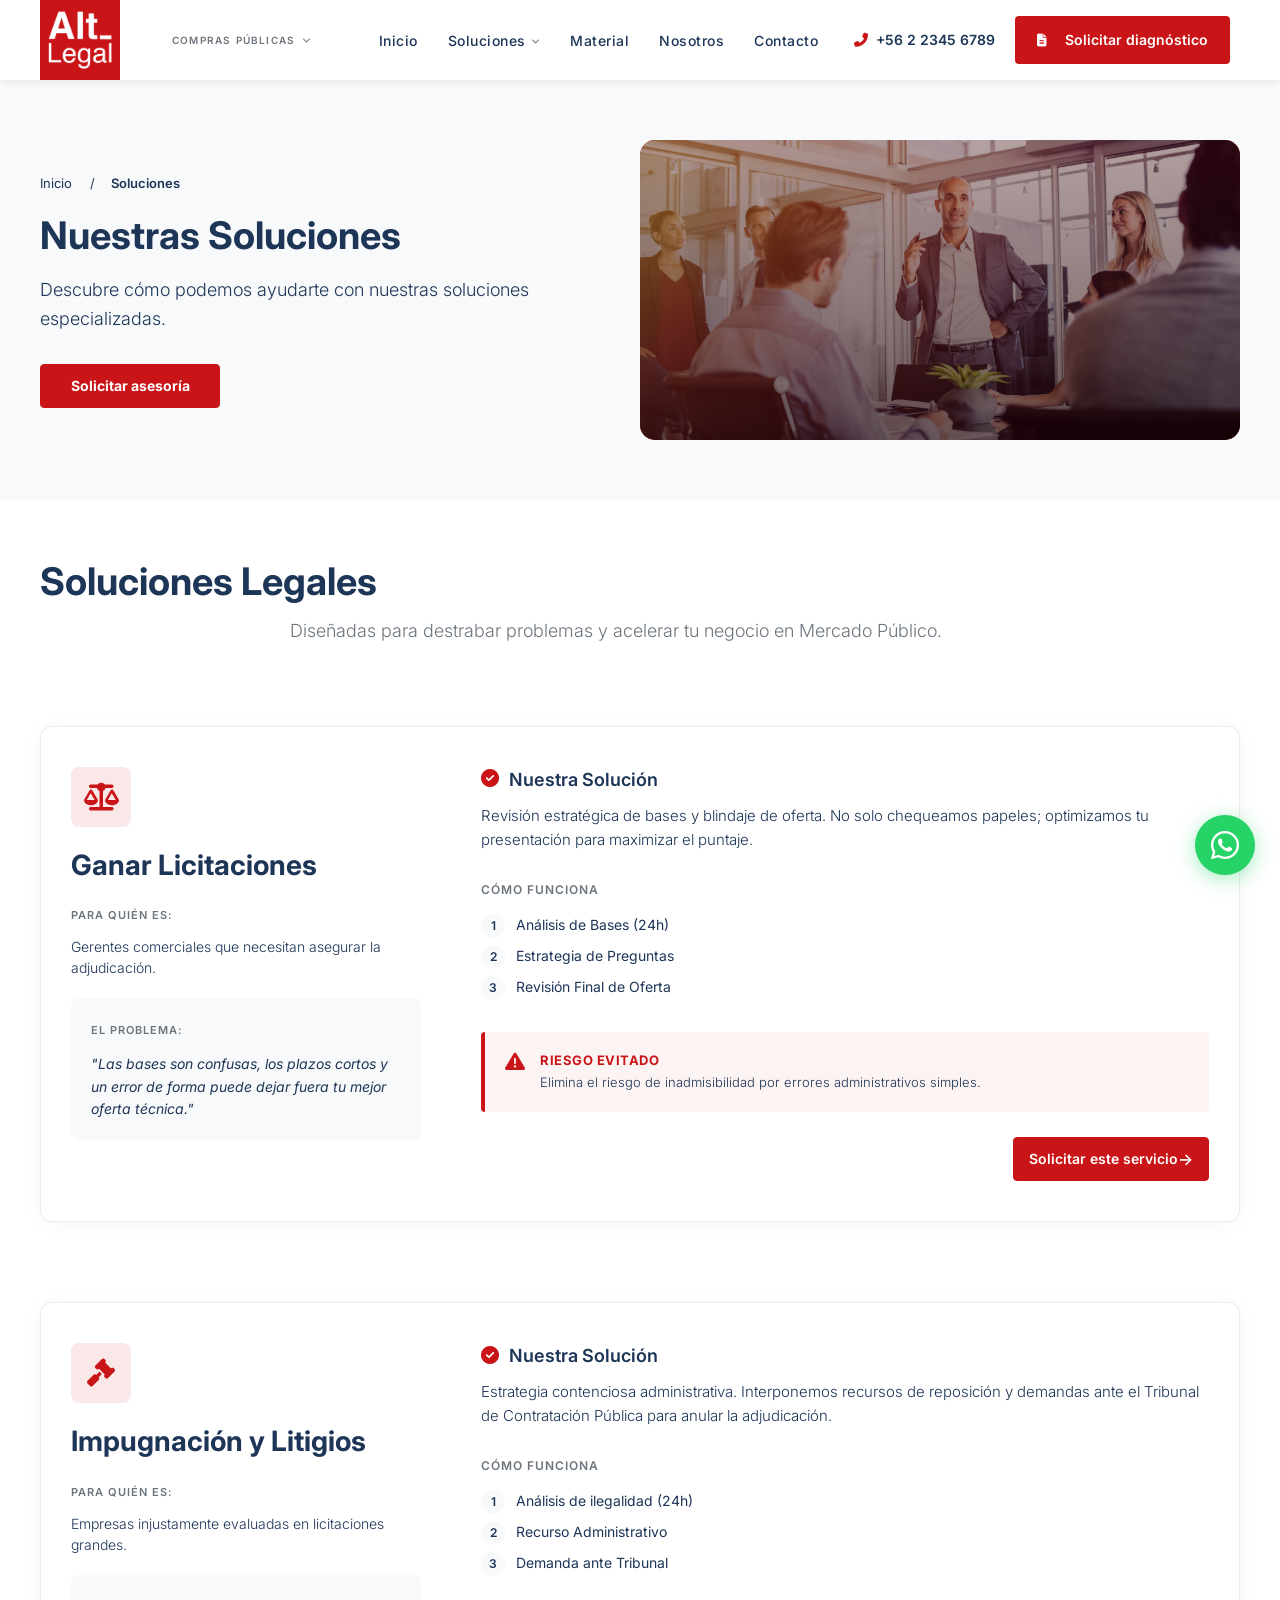
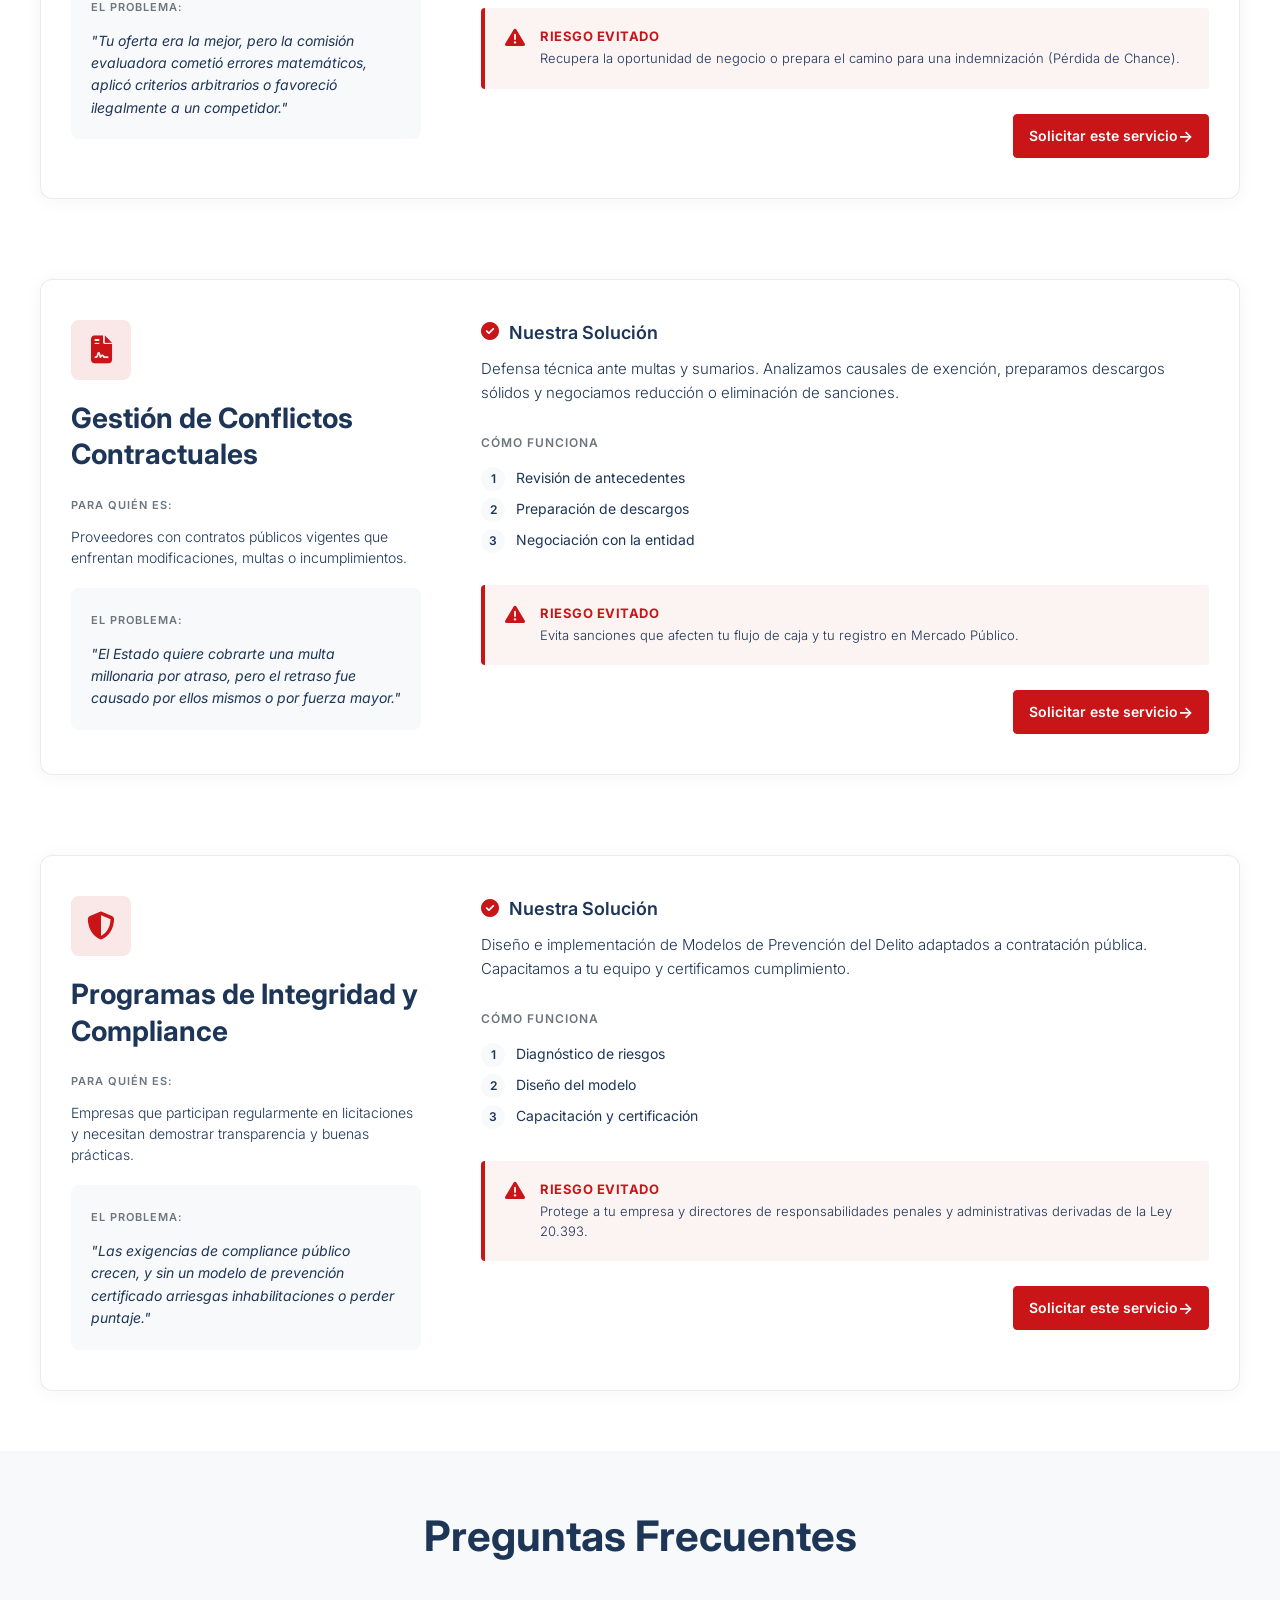
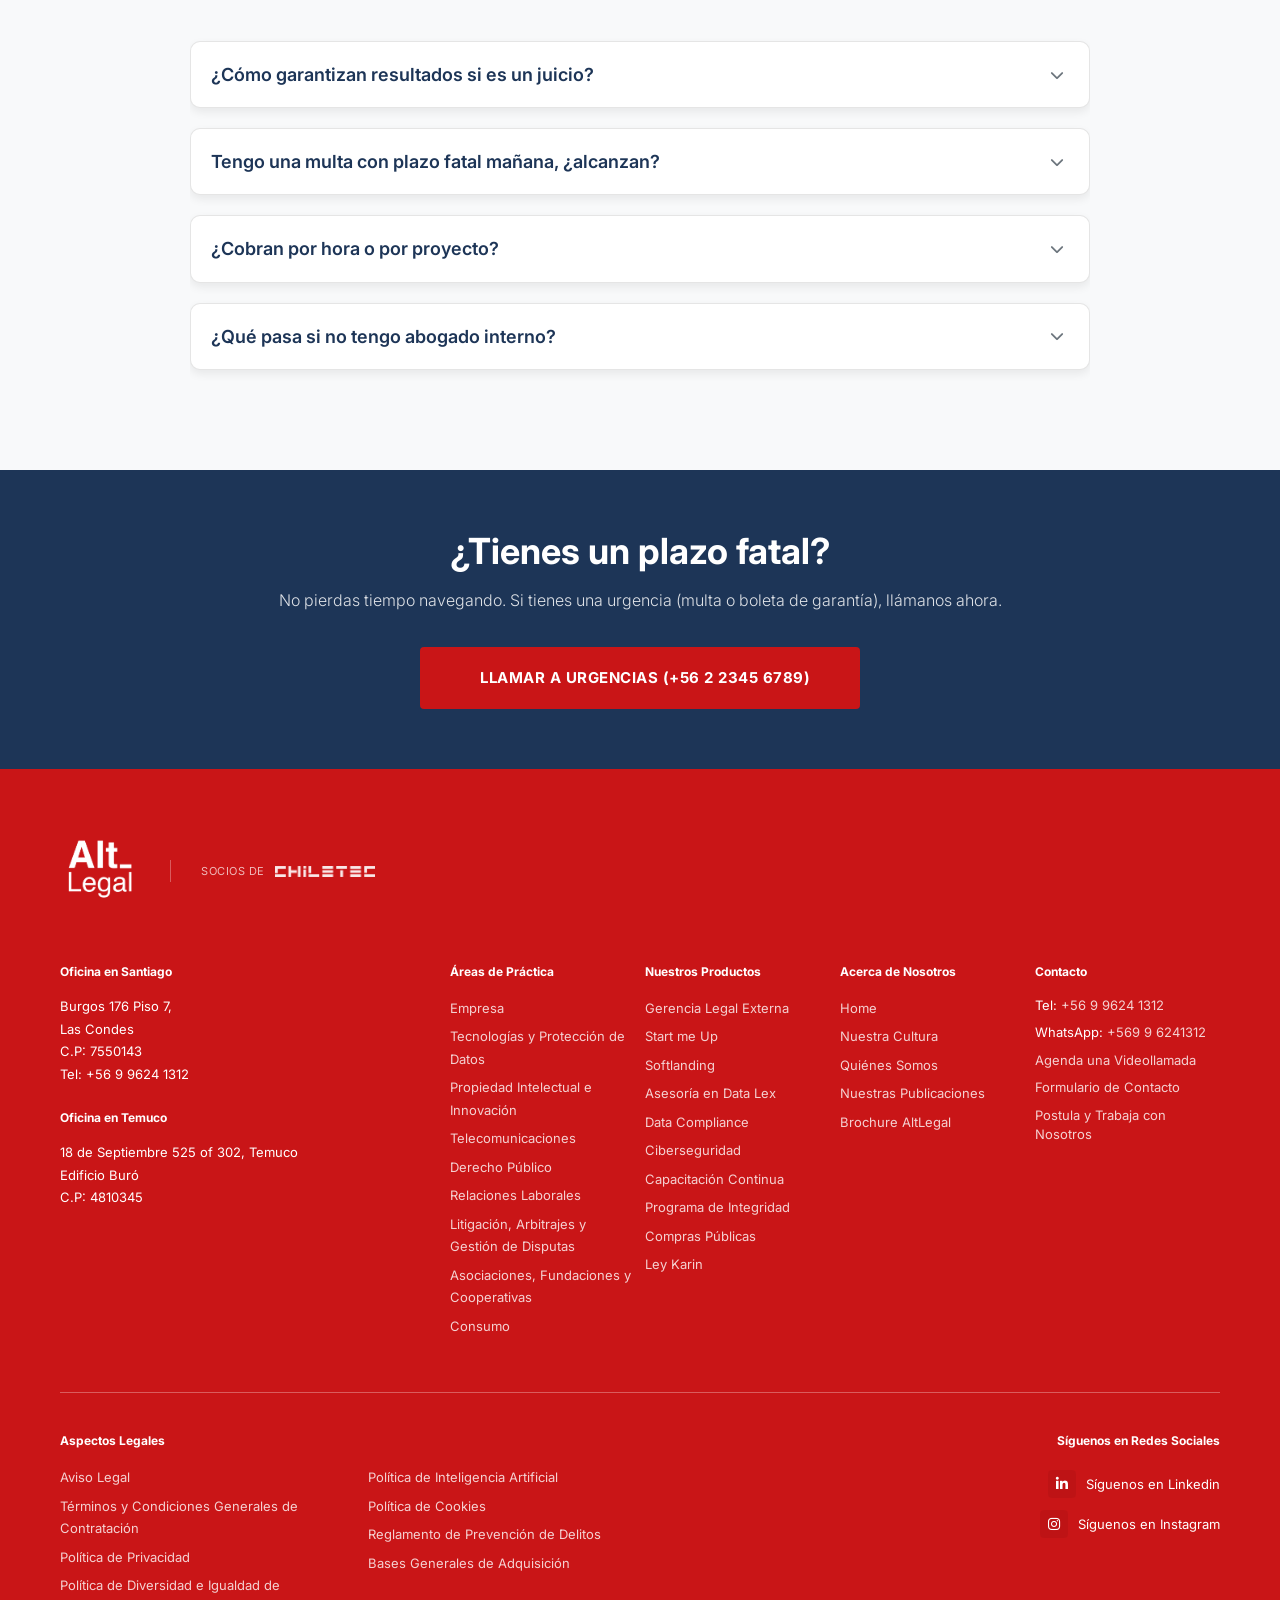
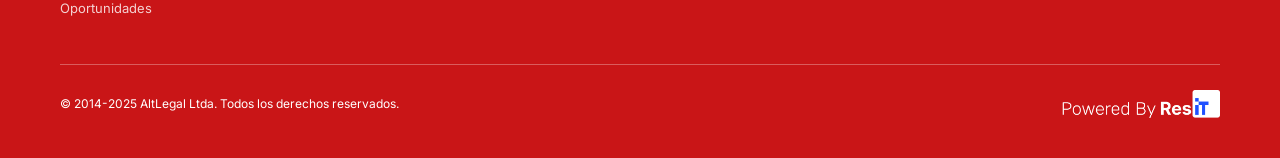
<file: solutions.html>
<!DOCTYPE html>
<html lang="es">
  <head>
    <title>AltLegal - Asesoría Legal Especializada</title>
    <meta charset="UTF-8">
    <link href="img/favicon.png" rel="shortcut icon">
    <meta name="viewport" content="width=device-width, initial-scale=1, maximum-scale=1">
    <link href="css/main.css?v=80684" rel="stylesheet" type="text/css">
    <script src="js/main.js?v=80684" type="text/javascript"></script>
    <!-- Meta tags facebook-->
    <meta property="og:title" content="AltLegal - Asesoría Legal Especializada">
    <meta property="og:description" content="Te ayudamos a maximizar tus oportunidades en licitaciones públicas con asesoría experta y resultados comprobados.">
    <meta property="og:image" content="#">
    <!-- Meta tags twitter cards-->
    <meta name="twitter:card" content="summary_large_image">
    <meta name="twitter:title" content="AltLegal - Asesoría Legal Especializada">
    <meta name="twitter:description" content="Te ayudamos a maximizar tus oportunidades en licitaciones públicas con asesoría experta y resultados comprobados.">
    <meta name="twitter:image" content="#"><link rel="preconnect" href="https://fonts.googleapis.com">
    <link rel="preconnect" href="https://fonts.gstatic.com" crossorigin>
    <link href="https://fonts.googleapis.com/css2?family=Inter:wght@400;500;600;700;800&display=swap" rel="stylesheet">
    <link rel="stylesheet" href="https://cdnjs.cloudflare.com/ajax/libs/font-awesome/6.7.2/css/all.min.css">
  </head>
  <body>
    <header>
      <div class="header__wrap">
        <div class="header__inner">
          <div class="header__logo"><a href="index.html" class="header__logo__link"><img src="img/icons/logo-altlegal.png" alt="AltLegal" class="header__logo__image"></a>
            <div class="header__area-selector">
              <div class="header__area-selector__current"><span class="header__area-selector__text">COMPRAS PÚBLICAS</span><i class="fas fa-chevron-down"></i></div>
              <div class="header__area-selector__dropdown">
                <ul>
                  <li class="active"><a href="index.html">Compras públicas</a></li>
                  <li><a href="#">Protección de datos</a></li>
                </ul>
              </div>
            </div>
          </div>
          <div class="header__nav">
            <div class="header__nav__bg"></div>
            <div class="header__nav__nav">
              <div class="header__nav__close">
                <div></div>
                <div></div>
              </div>
              <div class="header__nav__back">
                <div></div>
                <div></div>
                <div></div>
              </div>
              <div class="header__menu">
                <nav>
                  <ul>
                    <li><a href="index.html">Inicio</a></li>
                    <li class="has-submenu"><a href="solutions.html">Soluciones<i class="fas fa-chevron-down"></i></a>
                      <ul class="submenu">
                        <li><a href="solutions.html#licitaciones">Asesoría en licitaciones</a></li>
                        <li><a href="solutions.html#conflictos">Gestión de conflictos con el Estado</a></li>
                        <li><a href="solutions.html#integridad">Programas de Integridad</a></li>
                        <li><a href="solutions.html#capacitacion">Capacitación de equipos</a></li>
                        <li><a href="solutions.html#laas">Asesoría legal permanente (LaaS)</a></li>
                        <li><a href="solutions.html#cobranza">Cobranza al Estado</a></li>
                      </ul>
                    </li>
                    <li><a href="material.html">Material</a></li>
                    <li><a href="aboutus.html">Nosotros</a></li>
                    <li><a href="contact.html">Contacto</a></li>
                  </ul>
                </nav>
              </div>
            </div>
          </div>
          <div class="header__right">
            <div class="header__phone"><i class="fas fa-phone-alt"></i><a href="tel:+5622345678">+56 2 2345 6789</a></div>
            <div class="header__buttons"><a href="#contacto" class="btn btn--primary"><i class="fas fa-file-alt"></i><span>Solicitar diagnóstico</span></a></div>
          </div>
          <div class="header__nav__mobile">
            <div class="header__nav__opacity"></div>
            <div class="header__nav__nav">
              <div class="header__nav__nav__header">
                <div class="header__nav__isotipo"><img src="img/icons/logo-altlegal.png"></div>
                <div class="header__nav__close">
                  <div></div>
                  <div></div>
                </div>
                <div class="header__nav__back">
                  <div></div>
                  <div></div>
                  <div></div>
                </div>
              </div>
              <div class="header__nav__nav__body">
                <div class="header__nav__nav__menu">
                  <ul>
                    <li><a href="index.html">Inicio</a></li>
                    <li class="has-submenu"><a href="#">Soluciones<i class="fas fa-chevron-down"></i></a>
                      <ul class="submenu">
                        <li><a href="solutions.html#licitaciones">Asesoría en licitaciones</a></li>
                        <li><a href="solutions.html#conflictos">Gestión de conflictos con el Estado</a></li>
                        <li><a href="solutions.html#integridad">Programas de Integridad</a></li>
                        <li><a href="solutions.html#capacitacion">Capacitación de equipos</a></li>
                        <li><a href="solutions.html#laas">Asesoría legal permanente (LaaS)</a></li>
                        <li><a href="solutions.html#cobranza">Cobranza al Estado</a></li>
                      </ul>
                    </li>
                    <li><a href="material.html">Material</a></li>
                    <li><a href="aboutus.html">Nosotros</a></li>
                    <li><a href="contact.html">Contacto</a></li>
                  </ul>
                </div>
              </div>
              <div class="header__nav__nav__footer">
                <div class="header__nav__phone"><i class="fas fa-phone-alt"></i><a href="tel:+5622345678">+56 2 2345 6789</a></div>
                <div class="header__nav__buttons"><a href="#contacto" class="btn btn--primary"><i class="fas fa-file-alt"></i><span>Solicitar diagnóstico</span></a></div>
              </div>
            </div>
          </div>
          <div class="header__item header__item--ham">
            <div class="header__ham"><span></span><span></span><span></span></div>
          </div>
        </div>
      </div>
    </header>
    <div id="sections">
      <section class="section--header">
        <div class="section__wrap">
          <div class="section__body">
            <div class="section__breadcrumb"><a href="index.html">Inicio</a><span>/</span><span>Soluciones</span></div>
            <h1 class="h2 section__title">Nuestras Soluciones</h1>
            <p class="section__description">Descubre cómo podemos ayudarte con nuestras soluciones especializadas.</p>
            <div class="section__buttons"><a href="#contacto" class="btn btn--primary">Solicitar asesoría</a></div>
          </div>
          <div class="section__bg">
            <div class="bg"><img src="img/uploads/3.jpg"></div>
          </div>
        </div>
      </section>
      <section class="section--solutions-list">
        <div class="section__wrap">
          <div class="section__header">
            <h2 class="section__title">Soluciones Legales</h2>
            <p class="section__description">Diseñadas para destrabar problemas y acelerar tu negocio en Mercado Público.</p>
          </div>
          <div class="section__body">
            <article class="article--solution-detail">
              <div class="article__left">
                <div class="article__icon"><i class="fas fa-balance-scale"></i></div>
                <h3 class="article__title">Ganar Licitaciones</h3>
                <div class="article__target">
                  <h4 class="article__target__title">PARA QUIÉN ES:</h4>
                  <p class="article__target__text">Gerentes comerciales que necesitan asegurar la adjudicación.</p>
                </div>
                <div class="article__problem">
                  <h4 class="article__problem__title">EL PROBLEMA:</h4>
                  <blockquote class="article__problem__quote">"Las bases son confusas, los plazos cortos y un error de forma puede dejar fuera tu mejor oferta técnica."</blockquote>
                </div>
              </div>
              <div class="article__right">
                <div class="article__content">
                  <div class="article__content__header"><i class="fas fa-check-circle"></i>
                    <h4 class="article__content__title">Nuestra Solución</h4>
                  </div>
                  <p class="article__content__text">Revisión estratégica de bases y blindaje de oferta. No solo chequeamos papeles; optimizamos tu presentación para maximizar el puntaje.</p>
                </div>
                <div class="article__process">
                  <h4 class="article__process__title">CÓMO FUNCIONA</h4>
                  <ol class="article__process__list">
                    <li>Análisis de Bases (24h)</li>
                    <li>Estrategia de Preguntas</li>
                    <li>Revisión Final de Oferta</li>
                  </ol>
                </div>
                <div class="article__alert">
                  <div class="article__alert__icon"><i class="fas fa-exclamation-triangle"></i></div>
                  <div class="article__alert__content">
                    <h5 class="article__alert__title">RIESGO EVITADO</h5>
                    <p class="article__alert__text">Elimina el riesgo de inadmisibilidad por errores administrativos simples.</p>
                  </div>
                </div>
                <div class="article__cta"><a href="#contacto" class="btn btn--link">Solicitar este servicio</a></div>
              </div>
            </article>
            <article class="article--solution-detail">
              <div class="article__left">
                <div class="article__icon"><i class="fas fa-gavel"></i></div>
                <h3 class="article__title">Impugnación y Litigios</h3>
                <div class="article__target">
                  <h4 class="article__target__title">PARA QUIÉN ES:</h4>
                  <p class="article__target__text">Empresas injustamente evaluadas en licitaciones grandes.</p>
                </div>
                <div class="article__problem">
                  <h4 class="article__problem__title">EL PROBLEMA:</h4>
                  <blockquote class="article__problem__quote">"Tu oferta era la mejor, pero la comisión evaluadora cometió errores matemáticos, aplicó criterios arbitrarios o favoreció ilegalmente a un competidor."</blockquote>
                </div>
              </div>
              <div class="article__right">
                <div class="article__content">
                  <div class="article__content__header"><i class="fas fa-check-circle"></i>
                    <h4 class="article__content__title">Nuestra Solución</h4>
                  </div>
                  <p class="article__content__text">Estrategia contenciosa administrativa. Interponemos recursos de reposición y demandas ante el Tribunal de Contratación Pública para anular la adjudicación.</p>
                </div>
                <div class="article__process">
                  <h4 class="article__process__title">CÓMO FUNCIONA</h4>
                  <ol class="article__process__list">
                    <li>Análisis de ilegalidad (24h)</li>
                    <li>Recurso Administrativo</li>
                    <li>Demanda ante Tribunal</li>
                  </ol>
                </div>
                <div class="article__alert">
                  <div class="article__alert__icon"><i class="fas fa-exclamation-triangle"></i></div>
                  <div class="article__alert__content">
                    <h5 class="article__alert__title">RIESGO EVITADO</h5>
                    <p class="article__alert__text">Recupera la oportunidad de negocio o prepara el camino para una indemnización (Pérdida de Chance).</p>
                  </div>
                </div>
                <div class="article__cta"><a href="#contacto" class="btn btn--link">Solicitar este servicio</a></div>
              </div>
            </article>
            <article class="article--solution-detail">
              <div class="article__left">
                <div class="article__icon"><i class="fas fa-file-contract"></i></div>
                <h3 class="article__title">Gestión de Conflictos Contractuales</h3>
                <div class="article__target">
                  <h4 class="article__target__title">PARA QUIÉN ES:</h4>
                  <p class="article__target__text">Proveedores con contratos públicos vigentes que enfrentan modificaciones, multas o incumplimientos.</p>
                </div>
                <div class="article__problem">
                  <h4 class="article__problem__title">EL PROBLEMA:</h4>
                  <blockquote class="article__problem__quote">"El Estado quiere cobrarte una multa millonaria por atraso, pero el retraso fue causado por ellos mismos o por fuerza mayor."</blockquote>
                </div>
              </div>
              <div class="article__right">
                <div class="article__content">
                  <div class="article__content__header"><i class="fas fa-check-circle"></i>
                    <h4 class="article__content__title">Nuestra Solución</h4>
                  </div>
                  <p class="article__content__text">Defensa técnica ante multas y sumarios. Analizamos causales de exención, preparamos descargos sólidos y negociamos reducción o eliminación de sanciones.</p>
                </div>
                <div class="article__process">
                  <h4 class="article__process__title">CÓMO FUNCIONA</h4>
                  <ol class="article__process__list">
                    <li>Revisión de antecedentes</li>
                    <li>Preparación de descargos</li>
                    <li>Negociación con la entidad</li>
                  </ol>
                </div>
                <div class="article__alert">
                  <div class="article__alert__icon"><i class="fas fa-exclamation-triangle"></i></div>
                  <div class="article__alert__content">
                    <h5 class="article__alert__title">RIESGO EVITADO</h5>
                    <p class="article__alert__text">Evita sanciones que afecten tu flujo de caja y tu registro en Mercado Público.</p>
                  </div>
                </div>
                <div class="article__cta"><a href="#contacto" class="btn btn--link">Solicitar este servicio</a></div>
              </div>
            </article>
            <article class="article--solution-detail">
              <div class="article__left">
                <div class="article__icon"><i class="fas fa-shield-alt"></i></div>
                <h3 class="article__title">Programas de Integridad y Compliance</h3>
                <div class="article__target">
                  <h4 class="article__target__title">PARA QUIÉN ES:</h4>
                  <p class="article__target__text">Empresas que participan regularmente en licitaciones y necesitan demostrar transparencia y buenas prácticas.</p>
                </div>
                <div class="article__problem">
                  <h4 class="article__problem__title">EL PROBLEMA:</h4>
                  <blockquote class="article__problem__quote">"Las exigencias de compliance público crecen, y sin un modelo de prevención certificado arriesgas inhabilitaciones o perder puntaje."</blockquote>
                </div>
              </div>
              <div class="article__right">
                <div class="article__content">
                  <div class="article__content__header"><i class="fas fa-check-circle"></i>
                    <h4 class="article__content__title">Nuestra Solución</h4>
                  </div>
                  <p class="article__content__text">Diseño e implementación de Modelos de Prevención del Delito adaptados a contratación pública. Capacitamos a tu equipo y certificamos cumplimiento.</p>
                </div>
                <div class="article__process">
                  <h4 class="article__process__title">CÓMO FUNCIONA</h4>
                  <ol class="article__process__list">
                    <li>Diagnóstico de riesgos</li>
                    <li>Diseño del modelo</li>
                    <li>Capacitación y certificación</li>
                  </ol>
                </div>
                <div class="article__alert">
                  <div class="article__alert__icon"><i class="fas fa-exclamation-triangle"></i></div>
                  <div class="article__alert__content">
                    <h5 class="article__alert__title">RIESGO EVITADO</h5>
                    <p class="article__alert__text">Protege a tu empresa y directores de responsabilidades penales y administrativas derivadas de la Ley 20.393.</p>
                  </div>
                </div>
                <div class="article__cta"><a href="#contacto" class="btn btn--link">Solicitar este servicio</a></div>
              </div>
            </article>
          </div>
        </div>
      </section>
      <section class="section--faq">
        <div class="section__wrap">
          <div class="section__header">
            <h2 class="section__title">Preguntas Frecuentes</h2>
          </div>
          <div class="section__body">
            <div class="faq">
              <div class="faq__item">
                <div class="faq__question">
                  <h3 class="faq__question__title">¿Cómo garantizan resultados si es un juicio?</h3>
                  <div class="faq__question__icon"><i class="fas fa-chevron-down"></i></div>
                </div>
                <div class="faq__answer">
                  <p>No podemos garantizar el resultado de un juicio porque depende del tribunal. Lo que sí garantizamos es una estrategia técnica sólida, basada en jurisprudencia actualizada y experiencia comprobada en contratación pública.</p>
                </div>
              </div>
              <div class="faq__item">
                <div class="faq__question">
                  <h3 class="faq__question__title">Tengo una multa con plazo fatal mañana, ¿alcanzan?</h3>
                  <div class="faq__question__icon"><i class="fas fa-chevron-down"></i></div>
                </div>
                <div class="faq__answer">
                  <p>Sí. Trabajamos con plazos de urgencia. Coordina una reunión inmediata con nosotros y analizamos tu caso en menos de 24 horas para presentar los descargos necesarios.</p>
                </div>
              </div>
              <div class="faq__item">
                <div class="faq__question">
                  <h3 class="faq__question__title">¿Cobran por hora o por proyecto?</h3>
                  <div class="faq__question__icon"><i class="fas fa-chevron-down"></i></div>
                </div>
                <div class="faq__answer">
                  <p>Depende del servicio. Para revisiones de bases y blindaje de ofertas trabajamos por proyecto con presupuesto fijo. Para litigios o asesoría permanente, ofrecemos esquemas mixtos adaptados a tu necesidad.</p>
                </div>
              </div>
              <div class="faq__item">
                <div class="faq__question">
                  <h3 class="faq__question__title">¿Qué pasa si no tengo abogado interno?</h3>
                  <div class="faq__question__icon"><i class="fas fa-chevron-down"></i></div>
                </div>
                <div class="faq__answer">
                  <p>Perfecto. Nos integramos como tu equipo legal externo especializado en compras públicas. Coordinamos directamente con tu gerencia comercial o administrativa sin necesidad de intermediarios legales.</p>
                </div>
              </div>
            </div>
          </div>
        </div>
      </section>
      <section class="section--cta-urgent">
        <div class="section__wrap">
          <div class="section__content">
            <h2 class="section__title">¿Tienes un plazo fatal?</h2>
            <p class="section__description">No pierdas tiempo navegando. Si tienes una urgencia (multa o boleta de garantía), llámanos ahora.</p>
          </div>
          <div class="section__buttons"><a href="tel:+5622345678" class="btn btn--urgent"><i class="fas fa-phone-alt"></i><span>Llamar a Urgencias (+56 2 2345 6789)</span></a></div>
        </div>
      </section>
    </div><a href="https://wa.me/56996241312" target="_blank" rel="noopener noreferrer" title="Contáctanos por WhatsApp" class="whatsapp-sticky"><i class="fab fa-whatsapp"></i></a>
    <footer>
      <div class="footer__primary">
        <div class="footer__wrap">
          <div class="footer__top">
            <div class="footer__logos">
              <div class="footer__logo"><a href="index.html"><img src="img/icons/logo-altlegal.png" alt="AltLegal"></a></div>
              <div class="footer__partner"><span>Socios de</span><a href="https://chiletec.org" target="_blank" rel="noopener noreferrer"><img src="img/icons/logo-chiletec.png" alt="Chiletec"></a></div>
            </div>
            <div class="cols">
              <div class="col-xs-6 col-md-4">
                <div class="footer__block">
                  <h5 class="footer__subtitle">Oficina en Santiago</h5>
                  <ul class="footer__address">
                    <li>Burgos 176 Piso 7,</li>
                    <li>Las Condes</li>
                    <li>C.P: 7550143</li>
                    <li><a href="tel:+56996241312">Tel: +56 9 9624 1312</a></li>
                  </ul>
                  <h5 class="footer__subtitle">Oficina en Temuco</h5>
                  <ul class="footer__address">
                    <li>18 de Septiembre 525 of 302, Temuco</li>
                    <li>Edificio Buró</li>
                    <li>C.P: 4810345</li>
                  </ul>
                </div>
              </div>
              <div class="col-xs-6 col-md-2">
                <div class="footer__block">
                  <h5 class="footer__subtitle">Áreas de Práctica</h5>
                  <ul class="footer__links">
                    <li><a href="#">Empresa</a></li>
                    <li><a href="#">Tecnologías y Protección de Datos</a></li>
                    <li><a href="#">Propiedad Intelectual e Innovación</a></li>
                    <li><a href="#">Telecomunicaciones</a></li>
                    <li><a href="#">Derecho Público</a></li>
                    <li><a href="#">Relaciones Laborales</a></li>
                    <li><a href="#">Litigación, Arbitrajes y Gestión de Disputas</a></li>
                    <li><a href="#">Asociaciones, Fundaciones y Cooperativas</a></li>
                    <li><a href="#">Consumo</a></li>
                  </ul>
                </div>
              </div>
              <div class="col-xs-6 col-md-2">
                <div class="footer__block">
                  <h5 class="footer__subtitle">Nuestros Productos</h5>
                  <ul class="footer__links">
                    <li><a href="#">Gerencia Legal Externa</a></li>
                    <li><a href="#">Start me Up</a></li>
                    <li><a href="#">Softlanding</a></li>
                    <li><a href="#">Asesoría en Data Lex</a></li>
                    <li><a href="#">Data Compliance</a></li>
                    <li><a href="#">Ciberseguridad</a></li>
                    <li><a href="#">Capacitación Continua</a></li>
                    <li><a href="#">Programa de Integridad</a></li>
                    <li><a href="#">Compras Públicas</a></li>
                    <li><a href="#">Ley Karin</a></li>
                  </ul>
                </div>
              </div>
              <div class="col-xs-6 col-md-2">
                <div class="footer__block">
                  <h5 class="footer__subtitle">Acerca de Nosotros</h5>
                  <ul class="footer__links">
                    <li><a href="index.html">Home</a></li>
                    <li><a href="aboutus.html">Nuestra Cultura</a></li>
                    <li><a href="aboutus.html">Quiénes Somos</a></li>
                    <li><a href="material.html">Nuestras Publicaciones</a></li>
                    <li><a href="#">Brochure AltLegal</a></li>
                  </ul>
                </div>
              </div>
              <div class="col-xs-12 col-md-2">
                <div class="footer__block">
                  <h5 class="footer__subtitle">Contacto</h5>
                  <ul class="footer__contact">
                    <li><span>Tel: </span><a href="tel:+56996241312">+56 9 9624 1312</a></li>
                    <li><span>WhatsApp: </span><a href="https://wa.me/56996241312" target="_blank">+569 9 6241312</a></li>
                    <li><a href="#">Agenda una Videollamada</a></li>
                    <li><a href="contact.html">Formulario de Contacto</a></li>
                    <li><a href="#">Postula y Trabaja con Nosotros</a></li>
                  </ul>
                </div>
              </div>
            </div>
          </div>
          <div class="footer__middle">
            <div class="cols">
              <div class="col-xs-12 col-md-6">
                <div class="footer__block">
                  <h5 class="footer__subtitle">Aspectos Legales</h5>
                  <div class="footer__legal-grid">
                    <ul class="footer__links">
                      <li><a href="#">Aviso Legal</a></li>
                      <li><a href="#">Términos y Condiciones Generales de Contratación</a></li>
                      <li><a href="#">Política de Privacidad</a></li>
                      <li><a href="#">Política de Diversidad e Igualdad de Oportunidades</a></li>
                    </ul>
                    <ul class="footer__links">
                      <li><a href="#">Política de Inteligencia Artificial</a></li>
                      <li><a href="#">Política de Cookies</a></li>
                      <li><a href="#">Reglamento de Prevención de Delitos</a></li>
                      <li><a href="#">Bases Generales de Adquisición</a></li>
                    </ul>
                  </div>
                </div>
              </div>
              <div class="col-xs-12 col-md-6">
                <div class="footer__block footer__block--social">
                  <h5 class="footer__subtitle">Síguenos en Redes Sociales</h5>
                  <div class="footer__socials"><a href="#" target="_blank" rel="noopener noreferrer" class="footer__social"><i class="fab fa-linkedin-in"></i><span>Síguenos en Linkedin</span></a><a href="#" target="_blank" rel="noopener noreferrer" class="footer__social"><i class="fab fa-instagram"></i><span>Síguenos en Instagram</span></a></div>
                </div>
              </div>
            </div>
          </div>
          <div class="footer__bottom">
            <div class="footer__bottom__left">
              <p class="footer__copyright">© 2014-2025 AltLegal Ltda. Todos los derechos reservados.</p>
            </div>
            <div class="footer__poweredby"><a href="https://resit.cl" target="_blank" rel="noopener"><img src="img/icons/powerby-resit.png" alt="Powered by ResIT"></a></div>
          </div>
        </div>
      </div>
    </footer>
  </body>
</html>
</file>
<file: css/main.css>
.clearfix:before,
.clearfix:after {
  content: " ";
  display: table;
}
.clearfix:after {
  clear: both;
}
.pull-right {
  float: right !important;
}
.pull-left {
  float: left !important;
}
.hide {
  display: none !important;
}
.show {
  display: block !important;
}
.invisible {
  visibility: hidden;
}
.hidden {
  display: none !important;
}
.affix {
  position: fixed;
}
* {
  margin: 0;
  padding: 0;
  border: 0;
  outline: 0;
  -moz-box-sizing: border-box;
       box-sizing: border-box;
}
html {
  min-height: 100%;
  position: relative;
}
body {
  -webkit-font-smoothing: antialiased;
  background: #fff;
  margin: 0;
}
body,
button,
input,
textarea,
select {
  font-family: "Inter", "Helvetica Neue", Arial, sans-serif;
  font-size: 16px;
  line-height: 22px;
  color: #1d3557;
}
a,
button,
input,
textarea,
select {
  transition: 0.2s ease;
}
a {
  color: #c91517;
  text-decoration: none;
}
a.a-classic {
  text-decoration: underline;
}
a:hover {
  cursor: pointer;
}
button:hover,
select:hover,
label:hover,
input[type='checkbox']:hover,
input[type='radio']:hover {
  cursor: pointer;
}
h1,
h2,
h3,
h4,
h5,
.h1,
.h2,
.h3,
.h4,
.h5 {
  margin-bottom: 10px;
  font-family: "Inter", "Helvetica Neue", Arial, sans-serif;
  font-weight: 400;
}
p {
  margin-bottom: 10px;
}
h1,
.h1 {
  font-size: 38px;
  line-height: 42px;
}
@media (min-width: 960px) {
  h1,
  .h1 {
    font-size: 46px;
    line-height: 51px;
  }
}
h2,
.h2 {
  font-size: 30px;
  line-height: 33px;
}
@media (min-width: 720px) {
  h2,
  .h2 {
    font-size: 38px;
    line-height: 42px;
  }
}
h3,
.h3 {
  font-size: 22px;
  line-height: 25px;
}
@media (min-width: 480px) {
  h3,
  .h3 {
    font-size: 30px;
    line-height: 33px;
  }
}
h4,
.h4 {
  font-size: 18px;
  line-height: 25px;
}
@media (min-width: 480px) {
  h4,
  .h4 {
    font-size: 22px;
    line-height: 25px;
  }
}
h5,
.h5 {
  font-size: 14px;
  line-height: 16px;
}
ul,
ol {
  list-style-type: none;
}
img {
  display: block;
  width: auto;
  height: auto;
  max-width: 100%;
  margin: 0 auto;
}
svg {
  display: block;
  max-width: 100%;
}
html[data-font-size="1"],
html[data-font-size='1'] {
  font-size: 110% !important;
}
html[data-font-size="2"],
html[data-font-size='2'] {
  font-size: 120% !important;
}
html[data-font-size="-1"],
html[data-font-size='-1'] {
  font-size: 90% !important;
}
html[data-font-size="-2"],
html[data-font-size='-2'] {
  font-size: 80% !important;
}
html.dark-mode {
  background-color: #1a1a1a;
  color: #e0e0e0;
}
html.dark-mode body {
  background-color: #1a1a1a;
  color: #e0e0e0;
}
html.dark-mode header {
  background-color: #2a2a2a !important;
  color: #e0e0e0;
}
html.dark-mode header .header__primary {
  background-color: #333 !important;
  color: #e0e0e0;
}
html.dark-mode header .header__primary a {
  color: #e0e0e0;
}
html.dark-mode header .header__secondary {
  background-color: #2a2a2a !important;
}
html.dark-mode header .header__nav .header__menu nav ul li a {
  color: #e0e0e0 !important;
}
html.dark-mode header .header__nav .header__menu nav ul li a:hover {
  color: #c9aeef !important;
}
html.dark-mode header .header__nav .header__menu nav ul li ul {
  background-color: #333 !important;
}
html.dark-mode header .header__nav .header__menu nav ul li ul li {
  border-bottom: 1px solid rgba(255,255,255,0.1);
}
html.dark-mode header .header__nav .header__menu nav ul li ul li:hover {
  background-color: #404040;
}
html.dark-mode header .header__nav .header__menu nav ul li ul li a {
  color: #e0e0e0 !important;
}
html.dark-mode .header__search input {
  background-color: #333 !important;
  color: #e0e0e0 !important;
  border-color: #555 !important;
}
html.dark-mode .header__search input::-webkit-input-placeholder {
  color: rgba(255,255,255,0.5) !important;
}
html.dark-mode .header__search input::-moz-placeholder {
  color: rgba(255,255,255,0.5) !important;
}
html.dark-mode .header__search input:-ms-input-placeholder {
  color: rgba(255,255,255,0.5) !important;
}
html.dark-mode .header__search input::placeholder {
  color: rgba(255,255,255,0.5) !important;
}
html.dark-mode .header__accessibility__btn {
  border-color: #666 !important;
  color: #e0e0e0 !important;
}
html.dark-mode .header__accessibility__btn:hover {
  background-color: #666 !important;
  color: #fff !important;
}
html.dark-mode .btn.btn--white {
  background-color: #333 !important;
  color: #e0e0e0 !important;
  border-color: #666 !important;
}
html.dark-mode .btn.btn--white:hover {
  background-color: #404040 !important;
}
html.dark-mode section {
  background-color: #1a1a1a;
  color: #e0e0e0;
}
html.dark-mode .section {
  background-color: #1a1a1a;
  color: #e0e0e0;
}
html.dark-mode input,
html.dark-mode textarea,
html.dark-mode select {
  background-color: #333 !important;
  color: #e0e0e0 !important;
  border-color: #555 !important;
}
html.dark-mode input::-webkit-input-placeholder,
html.dark-mode textarea::-webkit-input-placeholder,
html.dark-mode select::-webkit-input-placeholder {
  color: rgba(255,255,255,0.5) !important;
}
html.dark-mode input::-moz-placeholder,
html.dark-mode textarea::-moz-placeholder,
html.dark-mode select::-moz-placeholder {
  color: rgba(255,255,255,0.5) !important;
}
html.dark-mode input:-ms-input-placeholder,
html.dark-mode textarea:-ms-input-placeholder,
html.dark-mode select:-ms-input-placeholder {
  color: rgba(255,255,255,0.5) !important;
}
html.dark-mode input::placeholder,
html.dark-mode textarea::placeholder,
html.dark-mode select::placeholder {
  color: rgba(255,255,255,0.5) !important;
}
html.dark-mode .card,
html.dark-mode .box {
  background-color: #2a2a2a;
  color: #e0e0e0;
  border-color: #404040;
}
html.dark-mode footer {
  background-color: #2a2a2a !important;
  color: #e0e0e0;
}
html.dark-mode footer a {
  color: #c9aeef !important;
}
.col-xs-1,
.col-sm-1,
.col-md-1,
.col-lg-1,
.col-xs-2,
.col-sm-2,
.col-md-2,
.col-lg-2,
.col-xs-3,
.col-sm-3,
.col-md-3,
.col-lg-3,
.col-xs-4,
.col-sm-4,
.col-md-4,
.col-lg-4,
.col-xs-5,
.col-sm-5,
.col-md-5,
.col-lg-5,
.col-xs-6,
.col-sm-6,
.col-md-6,
.col-lg-6,
.col-xs-7,
.col-sm-7,
.col-md-7,
.col-lg-7,
.col-xs-8,
.col-sm-8,
.col-md-8,
.col-lg-8,
.col-xs-9,
.col-sm-9,
.col-md-9,
.col-lg-9,
.col-xs-10,
.col-sm-10,
.col-md-10,
.col-lg-10,
.col-xs-11,
.col-sm-11,
.col-md-11,
.col-lg-11,
.col-xs-12,
.col-sm-12,
.col-md-12,
.col-lg-12 {
  position: relative;
  min-height: 1px;
  padding-left: 5px;
  padding-right: 5px;
}
.row {
  margin-left: -5px;
  margin-right: -5px;
}
.row:before,
.row:after {
  content: " ";
  display: table;
}
.row:after {
  clear: both;
}
.cols {
  margin-left: -5px;
  margin-right: -5px;
}
.cols:before,
.cols:after {
  content: " ";
  display: table;
}
.cols:after {
  clear: both;
}
.cols>div {
  margin-bottom: 10px;
  -moz-box-sizing: border-box;
       box-sizing: border-box;
}
.cols:last-child {
  margin-bottom: -10px;
}
.cols.cols-gutter-0 {
  margin-left: 0;
  margin-right: 0;
}
.cols.cols-gutter-0:before,
.cols.cols-gutter-0:after {
  content: " ";
  display: table;
}
.cols.cols-gutter-0:after {
  clear: both;
}
.cols.cols-gutter-0>div {
  padding-left: 0;
  padding-right: 0;
  margin-bottom: 0;
}
.cols.cols-gutter-0:last-child {
  margin-bottom: 0;
}
.cols.cols-gutter-1 {
  margin-left: 0;
  margin-right: 0;
}
.cols.cols-gutter-1:before,
.cols.cols-gutter-1:after {
  content: " ";
  display: table;
}
.cols.cols-gutter-1:after {
  clear: both;
}
.cols.cols-gutter-1>div {
  padding-left: 0px;
  padding-right: 0px;
  margin-bottom: 5px;
}
.cols.cols-gutter-1>div:last-child {
  margin-bottom: 0px;
}
@media (min-width: 960px) {
  .cols.cols-gutter-1>div {
    padding-left: 5px;
    padding-right: 5px;
    margin-bottom: 5px;
  }
  .cols.cols-gutter-1>div:last-child {
    margin-bottom: 5px;
  }
}
.cols.cols-gutter-buttons {
  margin-left: 0;
  margin-right: 0;
}
.cols.cols-gutter-buttons:before,
.cols.cols-gutter-buttons:after {
  content: " ";
  display: table;
}
.cols.cols-gutter-buttons:after {
  clear: both;
}
.cols.cols-gutter-buttons>div {
  padding-left: 0px;
  padding-right: 4px;
  margin-bottom: 10px;
}
.cols.cols-gutter-buttons>div:last-child {
  padding-right: 0px;
}
@media (min-width: 960px) {
  .cols.cols-gutter-2 {
    margin-left: -10px;
    margin-right: -10px;
  }
  .cols.cols-gutter-2:before,
  .cols.cols-gutter-2:after {
    content: " ";
    display: table;
  }
  .cols.cols-gutter-2:after {
    clear: both;
  }
  .cols.cols-gutter-2>div {
    padding-left: 10px;
    padding-right: 10px;
    margin-bottom: 20px;
  }
  .cols.cols-gutter-2:last-child {
    margin-bottom: -20px;
  }
}
@media (max-width: 960px) {
  .cols.cols-scroll {
    overflow: auto;
    -webkit-overflow-scrolling: touch;
    white-space: nowrap;
    margin: 0 -20px -20px;
    padding: 0 20px 20px;
  }
  .cols.cols-scroll>div {
    display: inline-block;
    vertical-align: top;
    width: 320px;
    white-space: normal;
    margin: 0;
    padding: 0 10px 0 0;
  }
  .cols.cols-scroll>div:last-child {
    margin-right: 15px;
  }
  .cols.cols-gutter-min {
    margin-left: 0;
    margin-right: 0;
  }
  .cols.cols-gutter-min:before,
  .cols.cols-gutter-min:after {
    content: " ";
    display: table;
  }
  .cols.cols-gutter-min:after {
    clear: both;
  }
  .cols.cols-gutter-min>div {
    padding-left: 5px;
    padding-right: 5px;
    margin-bottom: 10px;
  }
  .cols.cols-gutter-min:last-child {
    margin-bottom: 10px;
  }
}
@media (max-width: 1200px) {
  .cols.cols-scroll-limit {
    overflow: auto;
    -webkit-overflow-scrolling: touch;
    white-space: nowrap;
    margin: 0 -20px -20px;
    padding: 0 20px 20px;
  }
  .cols.cols-scroll-limit>div {
    display: inline-block;
    vertical-align: top;
    width: 300px;
    white-space: normal;
    margin: 0;
    padding: 0 10px 0 0;
  }
  .cols.cols-scroll-limit>div:last-child {
    margin-right: 15px;
  }
  .cols.cols-gutter-min {
    margin-left: 0;
    margin-right: 0;
  }
  .cols.cols-gutter-min:before,
  .cols.cols-gutter-min:after {
    content: " ";
    display: table;
  }
  .cols.cols-gutter-min:after {
    clear: both;
  }
  .cols.cols-gutter-min>div {
    padding-left: 5px;
    padding-right: 5px;
    margin-bottom: 10px;
  }
  .cols.cols-gutter-min:last-child {
    margin-bottom: 10px;
  }
}
@media (max-width: 960px) and (min-width: 960px) {
  .cols.cols-scroll {
    margin-right: -40px;
  }
}
@media (max-width: 1200px) and (min-width: 720px) {
  .cols.cols-scroll-limit {
    margin-right: -40px;
  }
}
.col-xs-1,
.col-xs-2,
.col-xs-3,
.col-xs-4,
.col-xs-5,
.col-xs-6,
.col-xs-7,
.col-xs-8,
.col-xs-9,
.col-xs-10,
.col-xs-11,
.col-xs-12 {
  float: left;
}
.col-xs-12 {
  width: 100%;
}
.col-xs-11 {
  width: 91.66666666666666%;
}
.col-xs-10 {
  width: 83.33333333333334%;
}
.col-xs-9 {
  width: 75%;
}
.col-xs-8 {
  width: 66.66666666666666%;
}
.col-xs-7 {
  width: 58.333333333333336%;
}
.col-xs-6 {
  width: 50%;
}
.col-xs-5 {
  width: 41.66666666666667%;
}
.col-xs-4 {
  width: 33.33333333333333%;
}
.col-xs-3 {
  width: 25%;
}
.col-xs-2 {
  width: 16.666666666666664%;
}
.col-xs-1 {
  width: 8.333333333333332%;
}
.col-xs-pull-12 {
  right: 100%;
}
.col-xs-pull-11 {
  right: 91.66666666666666%;
}
.col-xs-pull-10 {
  right: 83.33333333333334%;
}
.col-xs-pull-9 {
  right: 75%;
}
.col-xs-pull-8 {
  right: 66.66666666666666%;
}
.col-xs-pull-7 {
  right: 58.333333333333336%;
}
.col-xs-pull-6 {
  right: 50%;
}
.col-xs-pull-5 {
  right: 41.66666666666667%;
}
.col-xs-pull-4 {
  right: 33.33333333333333%;
}
.col-xs-pull-3 {
  right: 25%;
}
.col-xs-pull-2 {
  right: 16.666666666666664%;
}
.col-xs-pull-1 {
  right: 8.333333333333332%;
}
.col-xs-pull-0 {
  right: auto;
}
.col-xs-push-12 {
  left: 100%;
}
.col-xs-push-11 {
  left: 91.66666666666666%;
}
.col-xs-push-10 {
  left: 83.33333333333334%;
}
.col-xs-push-9 {
  left: 75%;
}
.col-xs-push-8 {
  left: 66.66666666666666%;
}
.col-xs-push-7 {
  left: 58.333333333333336%;
}
.col-xs-push-6 {
  left: 50%;
}
.col-xs-push-5 {
  left: 41.66666666666667%;
}
.col-xs-push-4 {
  left: 33.33333333333333%;
}
.col-xs-push-3 {
  left: 25%;
}
.col-xs-push-2 {
  left: 16.666666666666664%;
}
.col-xs-push-1 {
  left: 8.333333333333332%;
}
.col-xs-push-0 {
  left: auto;
}
.col-xs-offset-12 {
  margin-left: 100%;
}
.col-xs-offset-11 {
  margin-left: 91.66666666666666%;
}
.col-xs-offset-10 {
  margin-left: 83.33333333333334%;
}
.col-xs-offset-9 {
  margin-left: 75%;
}
.col-xs-offset-8 {
  margin-left: 66.66666666666666%;
}
.col-xs-offset-7 {
  margin-left: 58.333333333333336%;
}
.col-xs-offset-6 {
  margin-left: 50%;
}
.col-xs-offset-5 {
  margin-left: 41.66666666666667%;
}
.col-xs-offset-4 {
  margin-left: 33.33333333333333%;
}
.col-xs-offset-3 {
  margin-left: 25%;
}
.col-xs-offset-2 {
  margin-left: 16.666666666666664%;
}
.col-xs-offset-1 {
  margin-left: 8.333333333333332%;
}
.col-xs-offset-0 {
  margin-left: 0;
}
@media (min-width: 480px) {
  .col-sm-1,
  .col-sm-2,
  .col-sm-3,
  .col-sm-4,
  .col-sm-5,
  .col-sm-6,
  .col-sm-7,
  .col-sm-8,
  .col-sm-9,
  .col-sm-10,
  .col-sm-11,
  .col-sm-12 {
    float: left;
  }
  .col-sm-12 {
    width: 100%;
  }
  .col-sm-11 {
    width: 91.66666666666666%;
  }
  .col-sm-10 {
    width: 83.33333333333334%;
  }
  .col-sm-9 {
    width: 75%;
  }
  .col-sm-8 {
    width: 66.66666666666666%;
  }
  .col-sm-7 {
    width: 58.333333333333336%;
  }
  .col-sm-6 {
    width: 50%;
  }
  .col-sm-5 {
    width: 41.66666666666667%;
  }
  .col-sm-4 {
    width: 33.33333333333333%;
  }
  .col-sm-3 {
    width: 25%;
  }
  .col-sm-2 {
    width: 16.666666666666664%;
  }
  .col-sm-1 {
    width: 8.333333333333332%;
  }
  .col-sm-pull-12 {
    right: 100%;
  }
  .col-sm-pull-11 {
    right: 91.66666666666666%;
  }
  .col-sm-pull-10 {
    right: 83.33333333333334%;
  }
  .col-sm-pull-9 {
    right: 75%;
  }
  .col-sm-pull-8 {
    right: 66.66666666666666%;
  }
  .col-sm-pull-7 {
    right: 58.333333333333336%;
  }
  .col-sm-pull-6 {
    right: 50%;
  }
  .col-sm-pull-5 {
    right: 41.66666666666667%;
  }
  .col-sm-pull-4 {
    right: 33.33333333333333%;
  }
  .col-sm-pull-3 {
    right: 25%;
  }
  .col-sm-pull-2 {
    right: 16.666666666666664%;
  }
  .col-sm-pull-1 {
    right: 8.333333333333332%;
  }
  .col-sm-pull-0 {
    right: auto;
  }
  .col-sm-push-12 {
    left: 100%;
  }
  .col-sm-push-11 {
    left: 91.66666666666666%;
  }
  .col-sm-push-10 {
    left: 83.33333333333334%;
  }
  .col-sm-push-9 {
    left: 75%;
  }
  .col-sm-push-8 {
    left: 66.66666666666666%;
  }
  .col-sm-push-7 {
    left: 58.333333333333336%;
  }
  .col-sm-push-6 {
    left: 50%;
  }
  .col-sm-push-5 {
    left: 41.66666666666667%;
  }
  .col-sm-push-4 {
    left: 33.33333333333333%;
  }
  .col-sm-push-3 {
    left: 25%;
  }
  .col-sm-push-2 {
    left: 16.666666666666664%;
  }
  .col-sm-push-1 {
    left: 8.333333333333332%;
  }
  .col-sm-push-0 {
    left: auto;
  }
  .col-sm-offset-12 {
    margin-left: 100%;
  }
  .col-sm-offset-11 {
    margin-left: 91.66666666666666%;
  }
  .col-sm-offset-10 {
    margin-left: 83.33333333333334%;
  }
  .col-sm-offset-9 {
    margin-left: 75%;
  }
  .col-sm-offset-8 {
    margin-left: 66.66666666666666%;
  }
  .col-sm-offset-7 {
    margin-left: 58.333333333333336%;
  }
  .col-sm-offset-6 {
    margin-left: 50%;
  }
  .col-sm-offset-5 {
    margin-left: 41.66666666666667%;
  }
  .col-sm-offset-4 {
    margin-left: 33.33333333333333%;
  }
  .col-sm-offset-3 {
    margin-left: 25%;
  }
  .col-sm-offset-2 {
    margin-left: 16.666666666666664%;
  }
  .col-sm-offset-1 {
    margin-left: 8.333333333333332%;
  }
  .col-sm-offset-0 {
    margin-left: 0;
  }
}
@media (min-width: 720px) {
  .col-md-1,
  .col-md-2,
  .col-md-3,
  .col-md-4,
  .col-md-5,
  .col-md-6,
  .col-md-7,
  .col-md-8,
  .col-md-9,
  .col-md-10,
  .col-md-11,
  .col-md-12 {
    float: left;
  }
  .col-md-12 {
    width: 100%;
  }
  .col-md-11 {
    width: 91.66666666666666%;
  }
  .col-md-10 {
    width: 83.33333333333334%;
  }
  .col-md-9 {
    width: 75%;
  }
  .col-md-8 {
    width: 66.66666666666666%;
  }
  .col-md-7 {
    width: 58.333333333333336%;
  }
  .col-md-6 {
    width: 50%;
  }
  .col-md-5 {
    width: 41.66666666666667%;
  }
  .col-md-4 {
    width: 33.33333333333333%;
  }
  .col-md-3 {
    width: 25%;
  }
  .col-md-2 {
    width: 16.666666666666664%;
  }
  .col-md-1 {
    width: 8.333333333333332%;
  }
  .col-md-pull-12 {
    right: 100%;
  }
  .col-md-pull-11 {
    right: 91.66666666666666%;
  }
  .col-md-pull-10 {
    right: 83.33333333333334%;
  }
  .col-md-pull-9 {
    right: 75%;
  }
  .col-md-pull-8 {
    right: 66.66666666666666%;
  }
  .col-md-pull-7 {
    right: 58.333333333333336%;
  }
  .col-md-pull-6 {
    right: 50%;
  }
  .col-md-pull-5 {
    right: 41.66666666666667%;
  }
  .col-md-pull-4 {
    right: 33.33333333333333%;
  }
  .col-md-pull-3 {
    right: 25%;
  }
  .col-md-pull-2 {
    right: 16.666666666666664%;
  }
  .col-md-pull-1 {
    right: 8.333333333333332%;
  }
  .col-md-pull-0 {
    right: auto;
  }
  .col-md-push-12 {
    left: 100%;
  }
  .col-md-push-11 {
    left: 91.66666666666666%;
  }
  .col-md-push-10 {
    left: 83.33333333333334%;
  }
  .col-md-push-9 {
    left: 75%;
  }
  .col-md-push-8 {
    left: 66.66666666666666%;
  }
  .col-md-push-7 {
    left: 58.333333333333336%;
  }
  .col-md-push-6 {
    left: 50%;
  }
  .col-md-push-5 {
    left: 41.66666666666667%;
  }
  .col-md-push-4 {
    left: 33.33333333333333%;
  }
  .col-md-push-3 {
    left: 25%;
  }
  .col-md-push-2 {
    left: 16.666666666666664%;
  }
  .col-md-push-1 {
    left: 8.333333333333332%;
  }
  .col-md-push-0 {
    left: auto;
  }
  .col-md-offset-12 {
    margin-left: 100%;
  }
  .col-md-offset-11 {
    margin-left: 91.66666666666666%;
  }
  .col-md-offset-10 {
    margin-left: 83.33333333333334%;
  }
  .col-md-offset-9 {
    margin-left: 75%;
  }
  .col-md-offset-8 {
    margin-left: 66.66666666666666%;
  }
  .col-md-offset-7 {
    margin-left: 58.333333333333336%;
  }
  .col-md-offset-6 {
    margin-left: 50%;
  }
  .col-md-offset-5 {
    margin-left: 41.66666666666667%;
  }
  .col-md-offset-4 {
    margin-left: 33.33333333333333%;
  }
  .col-md-offset-3 {
    margin-left: 25%;
  }
  .col-md-offset-2 {
    margin-left: 16.666666666666664%;
  }
  .col-md-offset-1 {
    margin-left: 8.333333333333332%;
  }
  .col-md-offset-0 {
    margin-left: 0;
  }
}
@media (min-width: 960px) {
  .col-lg-1,
  .col-lg-2,
  .col-lg-3,
  .col-lg-4,
  .col-lg-5,
  .col-lg-6,
  .col-lg-7,
  .col-lg-8,
  .col-lg-9,
  .col-lg-10,
  .col-lg-11,
  .col-lg-12 {
    float: left;
  }
  .col-lg-12 {
    width: 100%;
  }
  .col-lg-11 {
    width: 91.66666666666666%;
  }
  .col-lg-10 {
    width: 83.33333333333334%;
  }
  .col-lg-9 {
    width: 75%;
  }
  .col-lg-8 {
    width: 66.66666666666666%;
  }
  .col-lg-7 {
    width: 58.333333333333336%;
  }
  .col-lg-6 {
    width: 50%;
  }
  .col-lg-5 {
    width: 41.66666666666667%;
  }
  .col-lg-4 {
    width: 33.33333333333333%;
  }
  .col-lg-3 {
    width: 25%;
  }
  .col-lg-2 {
    width: 16.666666666666664%;
  }
  .col-lg-1 {
    width: 8.333333333333332%;
  }
  .col-lg-pull-12 {
    right: 100%;
  }
  .col-lg-pull-11 {
    right: 91.66666666666666%;
  }
  .col-lg-pull-10 {
    right: 83.33333333333334%;
  }
  .col-lg-pull-9 {
    right: 75%;
  }
  .col-lg-pull-8 {
    right: 66.66666666666666%;
  }
  .col-lg-pull-7 {
    right: 58.333333333333336%;
  }
  .col-lg-pull-6 {
    right: 50%;
  }
  .col-lg-pull-5 {
    right: 41.66666666666667%;
  }
  .col-lg-pull-4 {
    right: 33.33333333333333%;
  }
  .col-lg-pull-3 {
    right: 25%;
  }
  .col-lg-pull-2 {
    right: 16.666666666666664%;
  }
  .col-lg-pull-1 {
    right: 8.333333333333332%;
  }
  .col-lg-pull-0 {
    right: auto;
  }
  .col-lg-push-12 {
    left: 100%;
  }
  .col-lg-push-11 {
    left: 91.66666666666666%;
  }
  .col-lg-push-10 {
    left: 83.33333333333334%;
  }
  .col-lg-push-9 {
    left: 75%;
  }
  .col-lg-push-8 {
    left: 66.66666666666666%;
  }
  .col-lg-push-7 {
    left: 58.333333333333336%;
  }
  .col-lg-push-6 {
    left: 50%;
  }
  .col-lg-push-5 {
    left: 41.66666666666667%;
  }
  .col-lg-push-4 {
    left: 33.33333333333333%;
  }
  .col-lg-push-3 {
    left: 25%;
  }
  .col-lg-push-2 {
    left: 16.666666666666664%;
  }
  .col-lg-push-1 {
    left: 8.333333333333332%;
  }
  .col-lg-push-0 {
    left: auto;
  }
  .col-lg-offset-12 {
    margin-left: 100%;
  }
  .col-lg-offset-11 {
    margin-left: 91.66666666666666%;
  }
  .col-lg-offset-10 {
    margin-left: 83.33333333333334%;
  }
  .col-lg-offset-9 {
    margin-left: 75%;
  }
  .col-lg-offset-8 {
    margin-left: 66.66666666666666%;
  }
  .col-lg-offset-7 {
    margin-left: 58.333333333333336%;
  }
  .col-lg-offset-6 {
    margin-left: 50%;
  }
  .col-lg-offset-5 {
    margin-left: 41.66666666666667%;
  }
  .col-lg-offset-4 {
    margin-left: 33.33333333333333%;
  }
  .col-lg-offset-3 {
    margin-left: 25%;
  }
  .col-lg-offset-2 {
    margin-left: 16.666666666666664%;
  }
  .col-lg-offset-1 {
    margin-left: 8.333333333333332%;
  }
  .col-lg-offset-0 {
    margin-left: 0;
  }
}
@-webkit-keyframes fadeIn {
  0% {
    opacity: 0;
  }
}
@keyframes fadeIn {
  0% {
    opacity: 0;
  }
}
@-webkit-keyframes fadeOut {
  100% {
    opacity: 0;
  }
}
@keyframes fadeOut {
  100% {
    opacity: 0;
  }
}
@-webkit-keyframes slideUp {
  0% {
    -webkit-transform: translateY(100%);
            transform: translateY(100%);
  }
}
@keyframes slideUp {
  0% {
    -webkit-transform: translateY(100%);
            transform: translateY(100%);
  }
}
@-webkit-keyframes slideFadeUp {
  0% {
    -webkit-transform: translateY(20px);
            transform: translateY(20px);
    opacity: 0;
  }
}
@keyframes slideFadeUp {
  0% {
    -webkit-transform: translateY(20px);
            transform: translateY(20px);
    opacity: 0;
  }
}
@-webkit-keyframes slideUpOut {
  100% {
    -webkit-transform: translateY(-100%);
            transform: translateY(-100%);
  }
}
@keyframes slideUpOut {
  100% {
    -webkit-transform: translateY(-100%);
            transform: translateY(-100%);
  }
}
@-webkit-keyframes slideDown {
  0% {
    -webkit-transform: translateY(-100%);
            transform: translateY(-100%);
  }
}
@keyframes slideDown {
  0% {
    -webkit-transform: translateY(-100%);
            transform: translateY(-100%);
  }
}
@-webkit-keyframes slideFadeDown {
  0% {
    -webkit-transform: translateY(-20px);
            transform: translateY(-20px);
    opacity: 0;
  }
}
@keyframes slideFadeDown {
  0% {
    -webkit-transform: translateY(-20px);
            transform: translateY(-20px);
    opacity: 0;
  }
}
@-webkit-keyframes slideDownOut {
  100% {
    -webkit-transform: translateY(100%);
            transform: translateY(100%);
  }
}
@keyframes slideDownOut {
  100% {
    -webkit-transform: translateY(100%);
            transform: translateY(100%);
  }
}
@-webkit-keyframes slideLeft {
  0% {
    -webkit-transform: translateX(100%);
            transform: translateX(100%);
  }
}
@keyframes slideLeft {
  0% {
    -webkit-transform: translateX(100%);
            transform: translateX(100%);
  }
}
@-webkit-keyframes slideFadeLeft {
  0% {
    -webkit-transform: translateX(20px);
            transform: translateX(20px);
    opacity: 0;
  }
}
@keyframes slideFadeLeft {
  0% {
    -webkit-transform: translateX(20px);
            transform: translateX(20px);
    opacity: 0;
  }
}
@-webkit-keyframes slideLeftOut {
  100% {
    -webkit-transform: translateX(-100%);
            transform: translateX(-100%);
  }
}
@keyframes slideLeftOut {
  100% {
    -webkit-transform: translateX(-100%);
            transform: translateX(-100%);
  }
}
@-webkit-keyframes slideRight {
  0% {
    -webkit-transform: translateX(-100%);
            transform: translateX(-100%);
  }
}
@keyframes slideRight {
  0% {
    -webkit-transform: translateX(-100%);
            transform: translateX(-100%);
  }
}
@-webkit-keyframes slideFadeRight {
  0% {
    -webkit-transform: translateX(-20px);
            transform: translateX(-20px);
    opacity: 0;
  }
}
@keyframes slideFadeRight {
  0% {
    -webkit-transform: translateX(-20px);
            transform: translateX(-20px);
    opacity: 0;
  }
}
@-webkit-keyframes slideRightOut {
  100% {
    -webkit-transform: translateX(100%);
            transform: translateX(100%);
  }
}
@keyframes slideRightOut {
  100% {
    -webkit-transform: translateX(100%);
            transform: translateX(100%);
  }
}
@-webkit-keyframes slideDiagonal-1 {
  50% {
    -webkit-transform: translate(-60px, 60px);
            transform: translate(-60px, 60px);
  }
  100% {
    -webkit-transform: translate(0px, 0px);
            transform: translate(0px, 0px);
  }
}
@keyframes slideDiagonal-1 {
  50% {
    -webkit-transform: translate(-60px, 60px);
            transform: translate(-60px, 60px);
  }
  100% {
    -webkit-transform: translate(0px, 0px);
            transform: translate(0px, 0px);
  }
}
@-webkit-keyframes slideDiagonal-2 {
  50% {
    -webkit-transform: translate(-40px, 40px);
            transform: translate(-40px, 40px);
  }
  100% {
    -webkit-transform: translate(0px, 0px);
            transform: translate(0px, 0px);
  }
}
@keyframes slideDiagonal-2 {
  50% {
    -webkit-transform: translate(-40px, 40px);
            transform: translate(-40px, 40px);
  }
  100% {
    -webkit-transform: translate(0px, 0px);
            transform: translate(0px, 0px);
  }
}
@-webkit-keyframes slideDiagonal-3 {
  50% {
    -webkit-transform: translate(-20px, 20px);
            transform: translate(-20px, 20px);
  }
  100% {
    -webkit-transform: translate(0px, 0px);
            transform: translate(0px, 0px);
  }
}
@keyframes slideDiagonal-3 {
  50% {
    -webkit-transform: translate(-20px, 20px);
            transform: translate(-20px, 20px);
  }
  100% {
    -webkit-transform: translate(0px, 0px);
            transform: translate(0px, 0px);
  }
}
@-webkit-keyframes slideDiagonalloading-1 {
  0% {
    -webkit-transform: translate(60px, -60px);
            transform: translate(60px, -60px);
  }
  30% {
    -webkit-transform: translate(80px, -80px);
            transform: translate(80px, -80px);
  }
  100% {
    -webkit-transform: translate(0px, 0px);
            transform: translate(0px, 0px);
  }
}
@keyframes slideDiagonalloading-1 {
  0% {
    -webkit-transform: translate(60px, -60px);
            transform: translate(60px, -60px);
  }
  30% {
    -webkit-transform: translate(80px, -80px);
            transform: translate(80px, -80px);
  }
  100% {
    -webkit-transform: translate(0px, 0px);
            transform: translate(0px, 0px);
  }
}
@-webkit-keyframes slideDiagonalloading-2 {
  0% {
    -webkit-transform: translate(40px, -40px);
            transform: translate(40px, -40px);
  }
  30% {
    -webkit-transform: translate(60px, -60px);
            transform: translate(60px, -60px);
  }
  100% {
    -webkit-transform: translate(0px, 0px);
            transform: translate(0px, 0px);
  }
}
@keyframes slideDiagonalloading-2 {
  0% {
    -webkit-transform: translate(40px, -40px);
            transform: translate(40px, -40px);
  }
  30% {
    -webkit-transform: translate(60px, -60px);
            transform: translate(60px, -60px);
  }
  100% {
    -webkit-transform: translate(0px, 0px);
            transform: translate(0px, 0px);
  }
}
@-webkit-keyframes slideDiagonalloading-3 {
  0% {
    -webkit-transform: translate(20px, -20px);
            transform: translate(20px, -20px);
  }
  30% {
    -webkit-transform: translate(40px, -40px);
            transform: translate(40px, -40px);
  }
  100% {
    -webkit-transform: translate(0px, 0px);
            transform: translate(0px, 0px);
  }
}
@keyframes slideDiagonalloading-3 {
  0% {
    -webkit-transform: translate(20px, -20px);
            transform: translate(20px, -20px);
  }
  30% {
    -webkit-transform: translate(40px, -40px);
            transform: translate(40px, -40px);
  }
  100% {
    -webkit-transform: translate(0px, 0px);
            transform: translate(0px, 0px);
  }
}
@-webkit-keyframes slideLeftloading {
  0% {
    -webkit-transform: translateX(500%);
            transform: translateX(500%);
  }
  20% {
    -webkit-transform: translateX(500%);
            transform: translateX(500%);
  }
}
@keyframes slideLeftloading {
  0% {
    -webkit-transform: translateX(500%);
            transform: translateX(500%);
  }
  20% {
    -webkit-transform: translateX(500%);
            transform: translateX(500%);
  }
}
@-webkit-keyframes scaleIn {
  0% {
    -webkit-transform: scale(0);
            transform: scale(0);
  }
}
@keyframes scaleIn {
  0% {
    -webkit-transform: scale(0);
            transform: scale(0);
  }
}
@-webkit-keyframes scaleFadeIn {
  0% {
    -webkit-transform: scale(1.2);
            transform: scale(1.2);
  }
}
@keyframes scaleFadeIn {
  0% {
    -webkit-transform: scale(1.2);
            transform: scale(1.2);
  }
}
@-webkit-keyframes scaleOut {
  0% {
    -webkit-transform: scale(1.4);
            transform: scale(1.4);
  }
  100% {
    -webkit-transform: scale(1);
            transform: scale(1);
  }
}
@keyframes scaleOut {
  0% {
    -webkit-transform: scale(1.4);
            transform: scale(1.4);
  }
  100% {
    -webkit-transform: scale(1);
            transform: scale(1);
  }
}
@-webkit-keyframes scaleFadeOut {
  100% {
    -webkit-transform: scale(0.8);
            transform: scale(0.8);
    opacity: 0;
  }
}
@keyframes scaleFadeOut {
  100% {
    -webkit-transform: scale(0.8);
            transform: scale(0.8);
    opacity: 0;
  }
}
@-webkit-keyframes translateBg {
  0% {
    -webkit-transform: translateY(-10%);
            transform: translateY(-10%);
  }
}
@keyframes translateBg {
  0% {
    -webkit-transform: translateY(-10%);
            transform: translateY(-10%);
  }
}
@-webkit-keyframes heightMd {
  0% {
    max-height: 0;
    overflow: hidden;
  }
  100% {
    max-height: 500px;
    overflow: hidden;
  }
}
@keyframes heightMd {
  0% {
    max-height: 0;
    overflow: hidden;
  }
  100% {
    max-height: 500px;
    overflow: hidden;
  }
}
@-webkit-keyframes bgIn {
  0% {
    -webkit-transform: translateY(-10%);
            transform: translateY(-10%);
  }
}
@keyframes bgIn {
  0% {
    -webkit-transform: translateY(-10%);
            transform: translateY(-10%);
  }
}
@-webkit-keyframes rotate360 {
  0% {
    -webkit-transform: rotate(-360deg);
            transform: rotate(-360deg);
  }
}
@keyframes rotate360 {
  0% {
    -webkit-transform: rotate(-360deg);
            transform: rotate(-360deg);
  }
}
@-webkit-keyframes lettertop {
  0% {
    -webkit-transform: translateY(24px);
            transform: translateY(24px);
  }
  50% {
    -webkit-transform: translateY(24px);
            transform: translateY(24px);
  }
  100% {
    -webkit-transform: translateY(0px);
            transform: translateY(0px);
  }
}
@keyframes lettertop {
  0% {
    -webkit-transform: translateY(24px);
            transform: translateY(24px);
  }
  50% {
    -webkit-transform: translateY(24px);
            transform: translateY(24px);
  }
  100% {
    -webkit-transform: translateY(0px);
            transform: translateY(0px);
  }
}
@-webkit-keyframes letterleft {
  0% {
    -webkit-transform: translateX(-200px);
            transform: translateX(-200px);
  }
  70% {
    -webkit-transform: translateX(-200px);
            transform: translateX(-200px);
  }
  100% {
    -webkit-transform: translateX(0px);
            transform: translateX(0px);
  }
}
@keyframes letterleft {
  0% {
    -webkit-transform: translateX(-200px);
            transform: translateX(-200px);
  }
  70% {
    -webkit-transform: translateX(-200px);
            transform: translateX(-200px);
  }
  100% {
    -webkit-transform: translateX(0px);
            transform: translateX(0px);
  }
}
article {
  position: relative;
  overflow: hidden;
  color: #1d3557;
  transition: 0.2s;
  padding: 20px;
  border-radius: 10px;
  border: 1px solid rgba(0,0,0,0.1);
  transition: 0.4s;
}
article .article__title {
  margin-bottom: 10px;
  font-weight: 500;
}
article .article__description {
  font-weight: 300;
  margin-bottom: 10px;
  font-size: 16px;
  line-height: 24px;
}
article .article__body p,
article .article__header p {
  font-weight: 300;
  margin-bottom: 10px;
  font-size: 16px;
  line-height: 24px;
}
article .article__icon {
  margin-bottom: 20px;
}
article .article__icon img {
  margin: initial;
}
article.article--feature {
  min-height: 260px;
  display: -ms-flexbox;
  display: flex;
  -ms-flex-direction: column;
      flex-direction: column;
  -ms-flex-pack: center;
      justify-content: center;
}
article.article--feature .article__icon img {
  width: 70px;
}
article.article--feature .article__body p {
  margin-bottom: 0;
}
article.article--solution-detail {
  display: -ms-flexbox;
  display: flex;
  -ms-flex-direction: column;
      flex-direction: column;
  background-color: #fff;
  border: 1px solid rgba(0,0,0,0.08);
  border-radius: 12px;
  padding: 40px 30px;
  box-shadow: 0 2px 20px rgba(0,0,0,0.04);
  transition: all 0.3s ease;
}
@media (min-width: 720px) {
  article.article--solution-detail {
    -ms-flex-direction: row;
        flex-direction: row;
  }
}
article.article--solution-detail:hover {
  box-shadow: 0 8px 30px rgba(0,0,0,0.08);
  border-color: rgba(0,0,0,0.12);
}
article.article--solution-detail .article__left {
  -ms-flex: 0 0 auto;
      flex: 0 0 auto;
  margin-bottom: 30px;
}
@media (min-width: 720px) {
  article.article--solution-detail .article__left {
    width: 35%;
    max-width: 350px;
    margin-bottom: 0;
    margin-right: 60px;
  }
}
article.article--solution-detail .article__left .article__icon {
  width: 60px;
  height: 60px;
  border-radius: 8px;
  background-color: rgba(201,21,23,0.1);
  display: -ms-flexbox;
  display: flex;
  -ms-flex-align: center;
      align-items: center;
  -ms-flex-pack: center;
      justify-content: center;
  margin-bottom: 20px;
}
article.article--solution-detail .article__left .article__icon i {
  font-size: 28px;
  color: #c91517;
}
article.article--solution-detail .article__left .article__title {
  font-size: 24px;
  line-height: 1.3;
  color: #1d3557;
  margin-bottom: 20px;
  font-weight: 700;
}
@media (min-width: 720px) {
  article.article--solution-detail .article__left .article__title {
    font-size: 28px;
  }
}
article.article--solution-detail .article__left .article__target {
  margin-bottom: 20px;
}
article.article--solution-detail .article__left .article__target .article__target__title {
  font-size: 11px;
  font-weight: 600;
  color: #6c757d;
  margin-bottom: 8px;
  text-transform: uppercase;
  letter-spacing: 1px;
}
article.article--solution-detail .article__left .article__target .article__target__text {
  font-size: 13px;
  line-height: 1.5;
  color: #1d3557;
  margin: 0;
}
@media (min-width: 720px) {
  article.article--solution-detail .article__left .article__target .article__target__text {
    font-size: 14px;
  }
}
article.article--solution-detail .article__left .article__problem {
  background-color: #f8f9fa;
  padding: 20px;
  border-radius: 8px;
}
article.article--solution-detail .article__left .article__problem .article__problem__title {
  font-size: 11px;
  font-weight: 600;
  color: #6c757d;
  margin-bottom: 10px;
  text-transform: uppercase;
  letter-spacing: 1px;
}
article.article--solution-detail .article__left .article__problem .article__problem__quote {
  font-size: 13px;
  line-height: 1.6;
  color: #1d3557;
  font-style: italic;
  margin: 0;
  padding: 0;
  border-left: none;
}
@media (min-width: 720px) {
  article.article--solution-detail .article__left .article__problem .article__problem__quote {
    font-size: 14px;
  }
}
article.article--solution-detail .article__right {
  -ms-flex: 1;
      flex: 1;
  display: -ms-flexbox;
  display: flex;
  -ms-flex-direction: column;
      flex-direction: column;
}
article.article--solution-detail .article__right .article__content {
  margin-bottom: 25px;
}
article.article--solution-detail .article__right .article__content .article__content__header {
  display: -ms-flexbox;
  display: flex;
  -ms-flex-align: center;
      align-items: center;
  margin-bottom: 12px;
}
article.article--solution-detail .article__right .article__content .article__content__header i {
  margin-right: 10px;
}
article.article--solution-detail .article__right .article__content .article__content__header i {
  font-size: 18px;
  color: #c91517;
}
article.article--solution-detail .article__right .article__content .article__content__header .article__content__title {
  font-size: 16px;
  font-weight: 600;
  color: #1d3557;
  margin: 0;
}
@media (min-width: 720px) {
  article.article--solution-detail .article__right .article__content .article__content__header .article__content__title {
    font-size: 18px;
  }
}
article.article--solution-detail .article__right .article__content .article__content__text {
  font-size: 14px;
  line-height: 1.6;
  color: #1d3557;
  margin: 0;
}
@media (min-width: 720px) {
  article.article--solution-detail .article__right .article__content .article__content__text {
    font-size: 15px;
  }
}
article.article--solution-detail .article__right .article__process {
  margin-bottom: 25px;
}
article.article--solution-detail .article__right .article__process .article__process__title {
  font-size: 12px;
  font-weight: 600;
  color: #6c757d;
  margin-bottom: 12px;
  text-transform: uppercase;
  letter-spacing: 1px;
}
article.article--solution-detail .article__right .article__process .article__process__list {
  list-style: none;
  counter-reset: solution-counter;
  margin: 0;
  padding: 0;
}
article.article--solution-detail .article__right .article__process .article__process__list li {
  position: relative;
  padding-left: 35px;
  margin-bottom: 10px;
  font-size: 14px;
  line-height: 1.5;
  color: #1d3557;
  counter-increment: solution-counter;
}
article.article--solution-detail .article__right .article__process .article__process__list li:after {
  display: none;
}
article.article--solution-detail .article__right .article__process .article__process__list li:before {
  content: counter(solution-counter);
  position: absolute;
  left: 0;
  top: 0;
  width: 24px;
  height: 24px;
  border-radius: 50%;
  background-color: #f8f9fa;
  color: #1d3557;
  font-size: 12px;
  font-weight: 600;
  display: -ms-flexbox;
  display: flex;
  -ms-flex-align: center;
      align-items: center;
  -ms-flex-pack: center;
      justify-content: center;
}
article.article--solution-detail .article__right .article__alert {
  margin-bottom: 25px;
  background-color: rgba(201,21,23,0.05);
  border-left: 4px solid #c91517;
  padding: 20px;
  border-radius: 4px;
  display: -ms-flexbox;
  display: flex;
}
article.article--solution-detail .article__right .article__alert .article__alert__icon {
  -ms-flex-negative: 0;
      flex-shrink: 0;
  margin-right: 15px;
}
article.article--solution-detail .article__right .article__alert .article__alert__icon i {
  font-size: 20px;
  color: #c91517;
}
article.article--solution-detail .article__right .article__alert .article__alert__content {
  -ms-flex: 1;
      flex: 1;
}
article.article--solution-detail .article__right .article__alert .article__alert__content .article__alert__title {
  font-size: 13px;
  font-weight: 700;
  color: #c91517;
  margin-bottom: 5px;
  text-transform: uppercase;
  letter-spacing: 0.5px;
}
article.article--solution-detail .article__right .article__alert .article__alert__content .article__alert__text {
  font-size: 13px;
  line-height: 1.5;
  color: #1d3557;
  margin: 0;
}
article.article--solution-detail .article__right .article__cta {
  text-align: right;
}
article.article--solution-detail .article__right .article__cta .btn {
  display: -ms-inline-flexbox;
  display: inline-flex;
  -ms-flex-align: center;
      align-items: center;
  font-size: 14px;
  font-weight: 600;
  text-decoration: none;
  transition: all 0.3s ease;
}
article.article--solution-detail .article__right .article__cta .btn:after {
  content: '→';
  font-size: 16px;
  transition: -webkit-transform 0.3s ease;
  transition: transform 0.3s ease;
}
article.article--solution-detail .article__right .article__cta .btn:hover:after {
  -webkit-transform: translateX(5px);
          transform: translateX(5px);
}
article.article--contact-method {
  background-color: #fff;
  border: 1px solid rgba(0,0,0,0.08);
  border-radius: 8px;
  padding: 30px;
  text-align: center;
  transition: all 0.3s ease;
  display: -ms-flexbox;
  display: flex;
  -ms-flex-direction: column;
      flex-direction: column;
  -ms-flex-align: center;
      align-items: center;
}
@media (min-width: 720px) {
  article.article--contact-method {
    padding: 40px;
  }
}
article.article--contact-method:hover {
  box-shadow: 0 8px 25px rgba(0,0,0,0.08);
  border-color: rgba(0,0,0,0.12);
  -webkit-transform: translateY(-5px);
          transform: translateY(-5px);
}
article.article--contact-method .article__icon {
  width: 60px;
  height: 60px;
  border-radius: 8px;
  display: -ms-flexbox;
  display: flex;
  -ms-flex-align: center;
      align-items: center;
  -ms-flex-pack: center;
      justify-content: center;
  margin-bottom: 20px;
}
article.article--contact-method .article__icon i {
  font-size: 26px;
  color: #fff;
}
article.article--contact-method .article__title {
  font-size: 18px;
  line-height: 1.3;
  color: #1d3557;
  margin-bottom: 12px;
  font-weight: 700;
}
@media (min-width: 720px) {
  article.article--contact-method .article__title {
    font-size: 20px;
  }
}
article.article--contact-method .article__description {
  font-size: 13px;
  line-height: 1.5;
  color: #6c757d;
  margin-bottom: 20px;
}
@media (min-width: 720px) {
  article.article--contact-method .article__description {
    font-size: 14px;
  }
}
article.article--contact-method .article__action {
  margin-top: auto;
}
article.article--contact-method .article__action .article__link {
  display: -ms-inline-flexbox;
  display: inline-flex;
  -ms-flex-align: center;
      align-items: center;
  font-size: 14px;
  font-weight: 600;
  text-decoration: none;
  transition: all 0.3s ease;
}
article.article--contact-method .article__action .article__link:after {
  content: '→';
  font-size: 14px;
  transition: -webkit-transform 0.3s ease;
  transition: transform 0.3s ease;
}
article.article--contact-method .article__action .article__link:hover:after {
  -webkit-transform: translateX(3px);
          transform: translateX(3px);
}
article.article--contact-method.article--contact-method--phone .article__icon {
  background-color: #e53935;
}
article.article--contact-method.article--contact-method--phone .article__action .article__link {
  color: #e53935;
}
article.article--contact-method.article--contact-method--phone .article__action .article__link:hover {
  color: #e1211d;
}
article.article--contact-method.article--contact-method--whatsapp .article__icon {
  background-color: #25d366;
}
article.article--contact-method.article--contact-method--whatsapp .article__action .article__link {
  color: #25d366;
}
article.article--contact-method.article--contact-method--whatsapp .article__action .article__link:hover {
  color: #21be5c;
}
article.article--contact-method.article--contact-method--form .article__icon {
  background-color: #1d3557;
}
article.article--contact-method.article--contact-method--form .article__action .article__link {
  color: #1d3557;
}
article.article--contact-method.article--contact-method--form .article__action .article__link:hover {
  color: #315992;
}
article.article--solution {
  position: relative;
  background-color: #fff;
  padding: 30px;
  border-radius: 12px;
  border: 1px solid rgba(0,0,0,0.08);
  box-shadow: 0 2px 12px rgba(0,0,0,0.06);
  transition: all 0.3s ease;
  overflow: hidden;
  min-height: 350px;
}
article.article--solution:hover {
  -webkit-transform: translateY(-4px);
          transform: translateY(-4px);
  box-shadow: 0 8px 24px rgba(0,0,0,0.12);
}
article.article--solution.article--solution--featured {
  border: 2px solid #c91517;
  background-color: rgba(201,21,23,0.02);
}
article.article--solution.article--solution--featured .article__title {
  color: #c91517;
}
article.article--solution.article--solution--featured .article__link {
  color: #c91517;
}
article.article--solution.article--solution--featured .article__link:after {
  background-color: #c91517;
}
article.article--solution:before {
  content: '';
  position: absolute;
  top: 20px;
  right: 20px;
  width: 120px;
  height: 120px;
  opacity: 0.03;
  font-family: 'Font Awesome 5 Free';
  font-size: 100px;
  font-weight: 900;
  color: #1d3557;
  pointer-events: none;
  z-index: 1;
}
article.article--solution:nth-child(1):before {
  content: '\f24e';
}
article.article--solution:nth-child(2):before {
  content: '\f0e3';
}
article.article--solution:nth-child(3):before {
  content: '\f3ed';
}
article.article--solution:nth-child(4):before {
  content: '\f4c0';
}
article.article--solution:nth-child(5):before {
  content: '\f56e';
}
article.article--solution:nth-child(6):before {
  content: '\f573';
}
article.article--solution .article__header {
  position: relative;
  z-index: 2;
  margin-bottom: 20px;
}
article.article--solution .article__header .article__icon {
  font-size: 32px;
  color: #c91517;
}
article.article--solution .article__header .article__icon i {
  display: block;
}
article.article--solution .article__body {
  position: relative;
  z-index: 2;
}
article.article--solution .article__body .article__title {
  font-size: 18px;
  line-height: 1.3;
  color: #1d3557;
  margin-bottom: 15px;
  font-weight: 700;
}
@media (min-width: 720px) {
  article.article--solution .article__body .article__title {
    font-size: 20px;
  }
}
article.article--solution .article__body p {
  font-size: 14px;
  line-height: 1.6;
  color: #6c757d;
  margin-bottom: 20px;
}
@media (min-width: 720px) {
  article.article--solution .article__body p {
    font-size: 15px;
  }
}
article.article--solution .article__body .article__link {
  display: -ms-inline-flexbox;
  display: inline-flex;
  -ms-flex-align: center;
      align-items: center;
  font-size: 14px;
  font-weight: 600;
  color: #1d3557;
  text-decoration: none;
  transition: all 0.3s ease;
}
article.article--solution .article__body .article__link:after {
  content: '';
  display: inline-block;
  width: 16px;
  height: 2px;
  background-color: #1d3557;
  transition: all 0.3s ease;
}
article.article--solution .article__body .article__link:hover {
  color: #c91517;
}
article.article--solution .article__body .article__link:hover:after {
  background-color: #c91517;
}
article.article--process {
  text-align: left;
  min-height: 270px;
}
article.article--process .article__header {
  margin-bottom: 25px;
}
article.article--process .article__header .article__icon {
  margin-bottom: 20px;
}
article.article--process .article__header .article__icon img {
  width: 60px;
}
article.article--process .article__header .article__number {
  width: 40px;
  height: 40px;
  line-height: 40px;
  text-align: center;
  border-radius: 50%;
  overflow: hidden;
  border: 1px solid rgba(0,0,0,0.2);
  margin: 0 auto;
  display: -ms-flexbox;
  display: flex;
  -ms-flex-align: center;
      align-items: center;
  -ms-flex-pack: center;
      justify-content: center;
  border-radius: 50%;
  position: relative;
  transition: all 0.3s ease;
  position: absolute;
  top: 20px;
  right: 20px;
}
article.article--process .article__header .article__number span {
  font-size: 14px;
  font-weight: 600;
  color: #1d3557;
  letter-spacing: 0.5px;
}
article.article--process .article__body .article__title {
  font-size: 18px;
  line-height: 1.3;
  color: #1d3557;
  margin-bottom: 15px;
  font-weight: 700;
}
@media (min-width: 720px) {
  article.article--process .article__body .article__title {
    font-size: 20px;
  }
}
article.article--process .article__body p {
  font-size: 14px;
  line-height: 1.5;
  color: #6c757d;
  margin: 0;
}
@media (min-width: 720px) {
  article.article--process .article__body p {
    font-size: 15px;
  }
}
article.article--team .article__header {
  margin-bottom: 20px;
  overflow: hidden;
  border-radius: 8px;
}
article.article--team .article__header .article__photo {
  position: relative;
  padding-top: 100%;
  overflow: hidden;
  background-color: #f8f9fa;
}
article.article--team .article__header .article__photo img {
  position: absolute;
  top: 0;
  left: 0;
  width: 100%;
  height: 100%;
  object-fit: cover;
  -webkit-filter: grayscale(100%);
          filter: grayscale(100%);
  transition: all 0.3s ease;
}
article.article--team .article__header .article__photo:hover img {
  -webkit-filter: grayscale(0%);
          filter: grayscale(0%);
  -webkit-transform: scale(1.05);
          transform: scale(1.05);
}
article.article--team .article__body {
  margin-bottom: 15px;
}
article.article--team .article__body .article__name {
  font-size: 18px;
  line-height: 1.3;
  color: #1d3557;
  margin-bottom: 5px;
  font-weight: 700;
}
@media (min-width: 720px) {
  article.article--team .article__body .article__name {
    font-size: 20px;
  }
}
article.article--team .article__body .article__role {
  font-size: 11px;
  line-height: 1.3;
  color: #c91517;
  margin-bottom: 12px;
  font-weight: 600;
  text-transform: uppercase;
  letter-spacing: 1px;
}
article.article--team .article__body .article__bio {
  font-size: 13px;
  line-height: 1.5;
  color: #6c757d;
  margin-bottom: 15px;
}
@media (min-width: 720px) {
  article.article--team .article__body .article__bio {
    font-size: 14px;
  }
}
article.article--team .article__body .article__linkedin {
  display: inline-block;
  font-size: 12px;
  font-weight: 600;
  color: #c91517;
  text-decoration: none;
  transition: all 0.3s ease;
}
article.article--team .article__body .article__linkedin:hover {
  color: #1d3557;
}
article.article--team .article__footer .article__social a {
  display: -ms-inline-flexbox;
  display: inline-flex;
  -ms-flex-align: center;
      align-items: center;
  -ms-flex-pack: center;
      justify-content: center;
  width: 32px;
  height: 32px;
  border-radius: 4px;
  background-color: #f8f9fa;
  color: #1d3557;
  font-size: 16px;
  transition: all 0.3s ease;
}
article.article--team .article__footer .article__social a:hover {
  background-color: #c91517;
  color: #fff;
}
article.article--team .article__footer .article__social a i {
  display: block;
}
article.article--publication {
  background-color: #fff;
  border-radius: 12px;
  overflow: hidden;
  box-shadow: 0 2px 12px rgba(0,0,0,0.08);
  border: 1px solid rgba(0,0,0,0.06);
  display: -ms-flexbox;
  display: flex;
  -ms-flex-direction: column;
      flex-direction: column;
  margin-bottom: 30px;
  transition: all 0.3s ease;
  height: 100%;
}
article.article--publication:hover {
  -webkit-transform: translateY(-6px);
          transform: translateY(-6px);
  box-shadow: 0 12px 32px rgba(0,0,0,0.15);
}
article.article--publication .article__header {
  position: relative;
}
article.article--publication .article__header .article__category {
  position: absolute;
  top: 15px;
  left: 15px;
  z-index: 2;
  background-color: #c91517;
  color: #fff;
  font-size: 10px;
  font-weight: 700;
  text-transform: uppercase;
  letter-spacing: 1px;
  padding: 6px 12px;
  border-radius: 4px;
}
article.article--publication .article__header .article__image {
  position: relative;
  padding-top: 60%;
  background-color: #f8f9fa;
  overflow: hidden;
}
article.article--publication .article__header .article__image img {
  position: absolute;
  top: 0;
  left: 0;
  width: 100%;
  height: 100%;
  object-fit: cover;
  transition: -webkit-transform 0.4s ease;
  transition: transform 0.4s ease;
}
article.article--publication .article__header .article__image:hover img {
  -webkit-transform: scale(1.08);
          transform: scale(1.08);
}
article.article--publication .article__body {
  padding: 25px;
  -ms-flex: 1;
      flex: 1;
  display: -ms-flexbox;
  display: flex;
  -ms-flex-direction: column;
      flex-direction: column;
  -ms-flex-pack: start;
      justify-content: flex-start;
}
article.article--publication .article__body .article__meta {
  display: -ms-flexbox;
  display: flex;
  -ms-flex-align: center;
      align-items: center;
  margin-bottom: 15px;
}
article.article--publication .article__body .article__meta .article__date {
  font-size: 11px;
  color: #999;
  font-weight: 400;
  margin-right: 12px;
}
article.article--publication .article__body .article__meta .article__date:before {
  content: '';
  display: inline-block;
  width: 14px;
  height: 14px;
  margin-right: 6px;
  background: url("data:image/svg+xml,%3Csvg xmlns='http://www.w3.org/2000/svg' viewBox='0 0 24 24' fill='%23999'%3E%3Cpath d='M19 4h-1V2h-2v2H8V2H6v2H5c-1.1 0-2 .9-2 2v14c0 1.1.9 2 2 2h14c1.1 0 2-.9 2-2V6c0-1.1-.9-2-2-2zm0 16H5V9h14v11z'/%3E%3C/svg%3E") center/contain no-repeat;
  vertical-align: middle;
}
article.article--publication .article__body .article__meta .article__reading {
  font-size: 11px;
  color: #999;
  font-weight: 400;
}
article.article--publication .article__body .article__meta .article__reading:before {
  content: '';
  display: inline-block;
  width: 14px;
  height: 14px;
  margin-right: 6px;
  background: url("data:image/svg+xml,%3Csvg xmlns='http://www.w3.org/2000/svg' viewBox='0 0 24 24' fill='%23999'%3E%3Cpath d='M12 2C6.48 2 2 6.48 2 12s4.48 10 10 10 10-4.48 10-10S17.52 2 12 2zm0 18c-4.41 0-8-3.59-8-8s3.59-8 8-8 8 3.59 8 8-3.59 8-8 8zm.5-13H11v6l5.25 3.15.75-1.23-4.5-2.67z'/%3E%3C/svg%3E") center/contain no-repeat;
  vertical-align: middle;
}
article.article--publication .article__body .article__title {
  font-size: 18px;
  line-height: 1.4;
  color: #1d3557;
  margin-bottom: 12px;
  font-weight: 700;
  transition: color 0.3s ease;
}
@media (min-width: 720px) {
  article.article--publication .article__body .article__title {
    font-size: 20px;
  }
}
article.article--publication .article__body .article__title:hover {
  color: #c91517;
}
article.article--publication .article__body .article__text {
  font-size: 13px;
  line-height: 1.6;
  color: #666;
  margin-bottom: 20px;
  -ms-flex: 1;
      flex: 1;
}
@media (min-width: 720px) {
  article.article--publication .article__body .article__text {
    font-size: 14px;
  }
}
article.article--publication .article__body .article__link {
  display: -ms-inline-flexbox;
  display: inline-flex;
  -ms-flex-align: center;
      align-items: center;
  font-size: 12px;
  font-weight: 700;
  color: #1d3557;
  text-decoration: none;
  letter-spacing: 0.5px;
  transition: all 0.3s ease;
  margin-top: auto;
}
article.article--publication .article__body .article__link:after {
  content: '→';
  margin-left: 8px;
  font-size: 16px;
  transition: -webkit-transform 0.3s ease;
  transition: transform 0.3s ease;
}
article.article--publication .article__body .article__link:hover {
  color: #c91517;
}
article.article--publication .article__body .article__link:hover:after {
  -webkit-transform: translateX(4px);
          transform: translateX(4px);
}
article.article--sidebar {
  display: -ms-flexbox;
  display: flex;
  -ms-flex-direction: column;
      flex-direction: column;
  margin-bottom: 20px;
}
article.article--sidebar:last-child {
  margin-bottom: 0;
}
article.article--sidebar .article__image {
  position: relative;
  padding-top: 60%;
  overflow: hidden;
  border-radius: 8px;
  background-color: #f8f9fa;
  margin-bottom: 15px;
}
article.article--sidebar .article__image img {
  position: absolute;
  top: 0;
  left: 0;
  width: 100%;
  height: 100%;
  object-fit: cover;
  transition: -webkit-transform 0.3s ease;
  transition: transform 0.3s ease;
}
article.article--sidebar .article__image:hover img {
  -webkit-transform: scale(1.05);
          transform: scale(1.05);
}
article.article--sidebar .article__body .article__category {
  display: inline-block;
  background-color: #c91517;
  color: #fff;
  font-size: 9px;
  font-weight: 700;
  text-transform: uppercase;
  letter-spacing: 1px;
  padding: 4px 8px;
  margin-bottom: 10px;
}
article.article--sidebar .article__body .article__title {
  font-size: 16px;
  line-height: 1.4;
  color: #1d3557;
  margin-bottom: 10px;
  font-weight: 700;
}
article.article--sidebar .article__body .article__title:hover {
  color: #c91517;
}
article.article--sidebar .article__body .article__link {
  font-size: 12px;
  font-weight: 600;
  color: #c91517;
  text-decoration: none;
  transition: all 0.3s ease;
}
article.article--sidebar .article__body .article__link:hover {
  color: #1d3557;
}
.bg {
  position: absolute;
  top: 0;
  left: 0;
  width: 100%;
  height: 100%;
  background: center center no-repeat;
  background-size: cover;
  opacity: 0;
  display: block;
}
.bg.bg-loaded {
  -webkit-animation: fadeIn 1s ease both;
          animation: fadeIn 1s ease both;
  opacity: 1;
}
.bg img {
  display: none;
}
.btn {
  position: relative;
  display: inline-block;
  padding: 10px 15px;
  background-color: #c91517;
  border: 1px solid #c91517;
  color: #fff;
  font-size: 14px;
  line-height: 22px;
  text-align: center;
  font-weight: bold;
  border-radius: 4px;
  min-width: 180px;
  transition: all 0.3s ease;
}
.btn span {
  margin-left: 10px;
}
.btn:hover {
  background-color: #b91315;
  border-color: #b91315;
  -webkit-transform: translateY(-2px);
          transform: translateY(-2px);
  box-shadow: 0 4px 12px rgba(201,21,23,0.4);
}
.btn.btn--secondary {
  background-color: #1d3557;
  border: 1px solid #1d3557;
  color: #1d3557;
}
.btn.btn--white {
  background-color: rgba(255,255,255,0.3);
  color: #fff;
  border: 1px solid #fff;
}
.btn.btn--min {
  min-width: initial;
  padding: 5px 12px;
  display: -ms-flexbox;
  display: flex;
  -ms-flex-pack: center;
      justify-content: center;
  -ms-flex-align: center;
      align-items: center;
}
.btn.btn--sm {
  padding: 5px 12px;
}
.dscroll {
  opacity: 0;
  -webkit-animation: none;
          animation: none;
  transition: none;
}
.dscroll.dscroll--in {
  -webkit-animation: slideFadeUp 0.8s ease-out backwards;
          animation: slideFadeUp 0.8s ease-out backwards;
  opacity: 1;
}
.dscroll.dscroll--in>* {
  -webkit-animation: slideFadeUp 0.5s ease backwards;
          animation: slideFadeUp 0.5s ease backwards;
}
.dscroll.dscroll--in>*:nth-child(1) {
  -webkit-animation-delay: 0.2s;
          animation-delay: 0.2s;
}
.dscroll.dscroll--in>*:nth-child(2) {
  -webkit-animation-delay: 0.4s;
          animation-delay: 0.4s;
}
.dscroll.dscroll--in>*:nth-child(3) {
  -webkit-animation-delay: 0.6s;
          animation-delay: 0.6s;
}
.dscroll.dscroll--in>*:nth-child(4) {
  -webkit-animation-delay: 0.8s;
          animation-delay: 0.8s;
}
.dscroll.dscroll--in>*:nth-child(5) {
  -webkit-animation-delay: 1s;
          animation-delay: 1s;
}
.dscroll.dscroll--in>*:nth-child(6) {
  -webkit-animation-delay: 1.2s;
          animation-delay: 1.2s;
}
.faq {
  radius: rad;
  overflow: hidden;
  padding: 10px 0px;
}
@media (min-width: 720px) {
  .faq {
    padding: 20px 0px;
  }
}
.faq .faq__item {
  position: relative;
  overflow: hidden;
  padding: 10px 20px;
  border-radius: 10px;
  border: 1px solid rgba(0,0,0,0.1);
  box-shadow: 0px 4px 10px 0px rgba(0,0,0,0.07);
  background-color: #fff;
  transition: 0.4s;
  text-align: left;
  font-family: "Inter", "Helvetica Neue", Arial, sans-serif;
  margin-bottom: 20px;
}
.faq .faq__item.faq__open .faq__question .fa {
  -webkit-transform: rotate(180deg);
          transform: rotate(180deg);
}
.faq .faq__item.faq__open .faq__question__icon {
  -webkit-transform: rotate(180deg);
          transform: rotate(180deg);
}
.faq .faq__item.faq__open .faq__question__icon i {
  color: #c91517;
}
.faq .faq__question {
  margin-bottom: 0;
  padding: 15px 0px;
  transition: 0.5s;
  font-weight: 300;
  font-family: "Inter", "Helvetica Neue", Arial, sans-serif;
  font-style: initial;
  color: #1d3557;
  display: -ms-flexbox;
  display: flex;
  -ms-flex-pack: justify;
      justify-content: space-between;
  -ms-flex-align: center;
      align-items: center;
  gap: 20px;
}
@media (min-width: 720px) {
  .faq .faq__question {
    padding: 10px 0px;
    font-size: 18px;
    line-height: 24px;
  }
}
.faq .faq__question .faq__question__title {
  font-size: 16px;
  line-height: 1.4;
  color: #1d3557;
  margin: 0;
  font-weight: 600;
  -ms-flex: 1;
      flex: 1;
}
@media (min-width: 720px) {
  .faq .faq__question .faq__question__title {
    font-size: 18px;
  }
}
.faq .faq__question .faq__question__icon {
  width: 24px;
  height: 24px;
  display: -ms-flexbox;
  display: flex;
  -ms-flex-align: center;
      align-items: center;
  -ms-flex-pack: center;
      justify-content: center;
  -ms-flex-negative: 0;
      flex-shrink: 0;
  transition: -webkit-transform 0.3s ease;
  transition: transform 0.3s ease;
}
.faq .faq__question .faq__question__icon i {
  font-size: 14px;
  color: #6c757d;
  transition: color 0.3s ease;
}
.faq .faq__question .fa {
  float: right;
  transition: 0.5s;
  color: #c91517;
  margin-left: 10px;
}
.faq .faq__question:hover {
  cursor: pointer;
  color: #c91517;
}
.faq .faq__question:hover .faq__question__title {
  color: #c91517;
}
.faq .faq__answer {
  padding: 20px 0px;
  border-top: 1px solid rgba(0,0,0,0.1);
}
@media (min-width: 720px) {
  .faq .faq__answer {
    padding: 20px 0px 20px;
  }
}
.faq .faq__answer li {
  position: relative;
  padding-left: 0px;
  margin-bottom: 10px;
  font-size: 16px;
  line-height: 24px;
}
.faq .faq__answer li:before {
  content: "";
  width: 5px;
  height: 5px;
  line-height: 5px;
  text-align: center;
  border-radius: 50%;
  overflow: hidden;
  position: absolute;
  top: 9px;
  left: 0;
  background-color: #c91517;
}
.faq .faq__answer .section__description {
  font-size: 14px;
  line-height: 22px;
  font-weight: 300;
}
.faq .faq__answer .section__description:last-child {
  margin-bottom: 0;
}
@font-face {
  font-family: 'adobe';
  src: url("../fonts/AdobeClean-Light.ttf") format('opentype');
  font-weight: 300;
  font-style: normal;
}
@font-face {
  font-family: 'adobe';
  src: url("../fonts/AdobeClean-LightIt.ttf") format('opentype');
  font-weight: 300;
  font-style: italic;
}
@font-face {
  font-family: 'adobe';
  src: url("../fonts/AdobeClean-Regular.ttf") format('opentype');
  font-weight: 400;
  font-style: normal;
}
@font-face {
  font-family: 'adobe';
  src: url("../fonts/AdobeClean-Bold.ttf") format('opentype');
  font-weight: bold;
  font-style: normal;
}
footer {
  position: relative;
  background-color: #c91517;
}
footer .footer__primary {
  position: relative;
  color: #fff;
  background-color: #c91517;
  overflow: hidden;
}
footer .footer__wrap {
  position: relative;
  max-width: 1400px;
  margin: 0 auto;
  padding: 50px 20px 30px;
}
@media (min-width: 720px) {
  footer .footer__wrap {
    padding: 60px 60px 40px;
    max-width: 1400px;
  }
}
footer .footer__top {
  margin-bottom: 50px;
}
footer .footer__top .footer__logos {
  display: -ms-flexbox;
  display: flex;
  -ms-flex-align: center;
      align-items: center;
  gap: 30px;
  margin-bottom: 50px;
  -ms-flex-wrap: wrap;
      flex-wrap: wrap;
}
footer .footer__top .footer__logos .footer__logo a {
  display: inline-block;
}
footer .footer__top .footer__logos .footer__logo img {
  max-width: 80px;
  height: auto;
}
footer .footer__top .footer__logos .footer__partner {
  display: -ms-flexbox;
  display: flex;
  -ms-flex-align: center;
      align-items: center;
  gap: 10px;
  padding-left: 30px;
  border-left: 1px solid rgba(255,255,255,0.3);
}
footer .footer__top .footer__logos .footer__partner span {
  font-size: 11px;
  color: rgba(255,255,255,0.7);
  text-transform: uppercase;
  letter-spacing: 0.5px;
}
footer .footer__top .footer__logos .footer__partner a {
  display: inline-block;
}
footer .footer__top .footer__logos .footer__partner img {
  max-width: 100px;
  height: auto;
  -webkit-filter: brightness(0) invert(1);
          filter: brightness(0) invert(1);
  opacity: 0.9;
  transition: opacity 0.2s ease;
}
footer .footer__top .footer__logos .footer__partner img:hover {
  opacity: 1;
}
footer .footer__top .cols {
  gap: 30px 20px;
}
@media (min-width: 720px) {
  footer .footer__top .cols {
    gap: 40px 30px;
  }
}
footer .footer__block {
  margin-bottom: 25px;
}
@media (min-width: 720px) {
  footer .footer__block {
    margin-bottom: 0;
  }
}
footer .footer__subtitle {
  font-size: 12px;
  line-height: 1.4;
  font-weight: 700;
  color: #fff;
  margin-bottom: 15px;
}
footer .footer__subtitle:not(:first-child) {
  margin-top: 25px;
}
footer .footer__address {
  list-style: none;
  padding: 0;
  margin: 0;
}
footer .footer__address li {
  font-size: 13px;
  line-height: 1.6;
  color: #fff;
  margin-bottom: 2px;
}
footer .footer__address li:after {
  display: none;
}
footer .footer__address li a {
  color: #fff;
  text-decoration: none;
  transition: color 0.2s;
}
footer .footer__address li a:hover {
  color: #c91517;
}
footer .footer__links {
  list-style: none;
  padding: 0;
  margin: 0;
}
footer .footer__links li {
  margin-bottom: 6px;
}
footer .footer__links li:after {
  display: none;
}
footer .footer__links li a {
  font-size: 13px;
  line-height: 1.5;
  color: #fff;
  text-decoration: none;
  transition: color 0.2s;
  opacity: 0.8;
}
footer .footer__links li a:hover {
  color: #fff !important;
  opacity: 1;
}
footer .footer__contact {
  list-style: none;
  padding: 0;
  margin: 0;
}
footer .footer__contact li {
  margin-bottom: 8px;
  font-size: 13px;
  line-height: 1.5;
  color: #fff;
}
footer .footer__contact li:after {
  display: none;
}
footer .footer__contact li span {
  color: #fff;
}
footer .footer__contact li a {
  color: #fff;
  text-decoration: none;
  transition: #fff 0.2s;
  opacity: 0.8;
}
footer .footer__contact li a:hover {
  color: #fff !important;
  opacity: 1;
}
footer .footer__middle {
  padding-top: 40px;
  margin-bottom: 40px;
  border-top: 1px solid rgba(255,255,255,0.3);
}
footer .footer__middle .cols {
  gap: 30px;
}
footer .footer__middle .footer__legal-grid {
  display: grid;
  grid-template-columns: 1fr;
  gap: 0 40px;
}
@media (min-width: 720px) {
  footer .footer__middle .footer__legal-grid {
    grid-template-columns: 1fr 1fr;
  }
}
@media (min-width: 720px) {
  footer .footer__middle .footer__block--social {
    text-align: right;
  }
}
footer .footer__middle .footer__block--social .footer__subtitle {
  margin-bottom: 20px;
}
footer .footer__socials {
  display: -ms-flexbox;
  display: flex;
  -ms-flex-direction: column;
      flex-direction: column;
  gap: 12px;
}
@media (min-width: 720px) {
  footer .footer__socials {
    -ms-flex-align: end;
        align-items: flex-end;
  }
}
footer .footer__socials .footer__social {
  display: -ms-inline-flexbox;
  display: inline-flex;
  -ms-flex-align: center;
      align-items: center;
  gap: 10px;
  color: #fff;
  font-size: 13px;
  text-decoration: none;
  transition: color 0.2s;
}
footer .footer__socials .footer__social i {
  width: 28px;
  height: 28px;
  border-radius: 4px;
  background-color: rgba(0,0,0,0.05);
  display: -ms-flexbox;
  display: flex;
  -ms-flex-pack: center;
      justify-content: center;
  -ms-flex-align: center;
      align-items: center;
  font-size: 14px;
  transition: all 0.2s;
}
footer .footer__socials .footer__social:hover {
  color: #fff;
}
footer .footer__socials .footer__social:hover i {
  background-color: #fff;
  color: #c91517;
}
footer .footer__bottom {
  display: -ms-flexbox;
  display: flex;
  -ms-flex-direction: column;
      flex-direction: column;
  gap: 15px;
  padding-top: 25px;
  border-top: 1px solid rgba(255,255,255,0.3);
}
@media (min-width: 720px) {
  footer .footer__bottom {
    -ms-flex-direction: row;
        flex-direction: row;
    -ms-flex-pack: justify;
        justify-content: space-between;
    -ms-flex-align: center;
        align-items: center;
  }
}
footer .footer__bottom__left .footer__copyright {
  font-size: 12px;
  line-height: 1.4;
  color: #fff;
  margin: 0;
}
@media (min-width: 720px) {
  footer .footer__poweredby {
    margin-left: auto;
  }
}
footer .footer__poweredby img {
  max-height: 28px;
  width: auto;
}
form,
.form {
  position: relative;
}
input,
select,
textarea {
  display: block;
  width: 100%;
  padding: 15px 10px 10px;
  vertical-align: top;
  background: #fff;
  -moz-box-sizing: border-box;
       box-sizing: border-box;
  -webkit-appearance: none;
  appearance: none;
  font-weight: 100;
}
input:focus,
select:focus,
textarea:focus {
  border-color: color;
}
input::-webkit-outer-spin-button,
input::-webkit-inner-spin-button {
  -webkit-appearance: none;
  margin: 0;
}
input[type=checkbox],
input[type=radio] {
  width: 20px;
  height: 20px;
  display: inline-block;
  vertical-align: middle;
  margin-right: 5px;
  padding: 0;
  border: none;
  background: #f8f9fa url("../img/icons/icon-checked.png") 50% -100% no-repeat;
  border: 1px solid #f8f9fa;
  border-radius: 10px;
}
input[type=checkbox]:checked,
input[type=radio]:checked {
  background-color: #c91517;
  background-position: 50% 50%;
  border-color: #c91517;
}
select {
  display: inline-block;
  border: none;
  opacity: 1;
  padding: 15px 10px 10px;
  margin-bottom: 0;
  background: url("../img/icon-select.png") 100% 50% no-repeat;
  font-size: 12px;
  font-weight: 400;
  color: rgba(0,0,0,0.7);
}
textarea {
  height: 100px;
  overflow: auto;
  -webkit-overflow-scrolling: touch;
}
.form__element {
  position: relative;
  display: block;
  margin-bottom: 0px;
}
.form__element:hover {
  cursor: text;
}
.form__element .form__title,
.form__element .form__title__notfocus {
  font-size: 14px;
  font-weight: 400;
  transition: 0.2s ease;
  font-size: 12px;
  margin-bottom: 5px;
}
.form__element .form__title__notfocus {
  top: 0;
  -webkit-transform: scale(1);
          transform: scale(1);
}
.form__element .form__input {
  position: relative;
  border: 1px solid rgba(0,0,0,0.1);
  border-radius: 5px;
  z-index: 2;
}
.form__element .form__input input,
.form__element .form__input select,
.form__element .form__input textarea {
  background-color: transparent;
  border: 0;
  padding-left: 10px;
  padding-right: 0;
}
.form__element.form__element--radio:after {
  content: '';
  display: none;
}
.form__element .form__checkbox__item {
  display: inline-block;
  margin-top: 30px;
  margin-right: 20px;
}
.form__element .form__checkbox__item input {
  border: none;
}
.form__element .form__checkbox__item label {
  font-size: 16px;
  font-weight: 500;
  opacity: 0.7;
}
.form__element .form__select {
  position: relative;
  border-bottom: 1px solid #f8f9fa;
  cursor: pointer;
  color: #1d3557;
  -webkit-tap-highlight-color: rgba(0,0,0,0);
}
.form__element .form__select select {
  display: none;
}
.form__element .form__select .form__select__value {
  font-weight: 100;
  min-height: 42px;
  padding: 10px 15px 10px 0;
  text-overflow: ellipsis;
  white-space: nowrap;
  overflow: hidden;
}
.form__element .form__select .form__select__options {
  position: absolute;
  top: 100%;
  left: 0;
  width: 100%;
  padding: 10px;
  -webkit-animation: heightMd 0.5s ease;
          animation: heightMd 0.5s ease;
  background: #fff;
  box-shadow: 0px 2px 20px rgba(0,0,0,0.1);
  border-radius: 0 0 10px 10px;
  max-height: 320px;
  overflow: auto;
  -webkit-overflow-scrolling: touch;
  z-index: 3;
  display: none;
  margin-top: 1px;
}
.form__element .form__select .form__select__option {
  transition: 0.2s ease;
  padding: 5px 10px;
  font-size: 14px;
  border-radius: 5px;
  opacity: 0.8;
}
.form__element .form__select .form__select__option:hover {
  background: $lighter;
}
.form__element .form__select .form__select__option.selected {
  display: block;
}
.form__element .form__select .form__select__icon {
  position: absolute;
  top: 10px;
  right: 0;
  opacity: 0.4;
}
.form__element .form__select.opened .form__select__options {
  display: block;
}
.form__element:after {
  content: "";
  position: absolute;
  bottom: 0;
  left: 50%;
  -webkit-transform: translate(-50%, -50%);
          transform: translate(-50%, -50%);
  width: 0%;
  height: 1px;
  border-radius: 2px;
  background: #1d3557;
  transition: 0.2s;
  z-index: 2;
}
.form__considerations {
  font-size: 14px;
}
.form__considerations p {
  margin-bottom: 10px;
}
.form__c {
  margin-bottom: 20px;
}
.form__button {
  margin-top: 20px;
}
.form__resetpass {
  color: $blue;
  font-size: 12px;
  font-weight: 200;
  margin-bottom: 5px;
  float: right;
  cursor: pointer;
}
.form__row {
  display: -ms-flexbox;
  display: flex;
  -ms-flex-wrap: wrap;
      flex-wrap: wrap;
  margin-bottom: 20px;
}
@media (min-width: 720px) {
  .form__row {
    margin-bottom: 25px;
  }
}
.form__group {
  -ms-flex: 0 0 100%;
      flex: 0 0 100%;
  margin-bottom: 20px;
}
@media (min-width: 720px) {
  .form__group.form__group--half {
    -ms-flex: 0 0 calc(50% - 10px);
        flex: 0 0 calc(50% - 10px);
  }
  .form__group.form__group--half:nth-child(odd) {
    margin-right: 20px;
  }
}
.form__label {
  display: block;
  font-size: 13px;
  font-weight: 600;
  color: #1d3557;
  margin-bottom: 8px;
}
.form__input {
  width: 100%;
  padding: 12px 16px;
  background-color: #f7f7f7;
  border: 1px solid #e0e0e0;
  border-radius: 6px;
  font-size: 14px;
  font-family: "Inter", "Helvetica Neue", Arial, sans-serif;
  color: #1d3557;
  transition: all 0.3s ease;
  -moz-box-sizing: border-box;
       box-sizing: border-box;
}
.form__input:focus {
  outline: none;
  background-color: #fff;
  border-color: #c91517;
  box-shadow: 0 0 0 3px rgba(201,21,23,0.1);
}
.form__input::-webkit-input-placeholder {
  color: #999;
  font-weight: 300;
}
.form__input::-moz-placeholder {
  color: #999;
  font-weight: 300;
}
.form__input:-ms-input-placeholder {
  color: #999;
  font-weight: 300;
}
.form__input::placeholder {
  color: #999;
  font-weight: 300;
}
.form__select {
  width: 100%;
  padding: 12px 16px;
  background-color: #f7f7f7;
  border: 1px solid #e0e0e0;
  border-radius: 6px;
  font-size: 14px;
  font-family: "Inter", "Helvetica Neue", Arial, sans-serif;
  color: #1d3557;
  transition: all 0.3s ease;
  cursor: pointer;
  -moz-box-sizing: border-box;
       box-sizing: border-box;
  background-image: url("data:image/svg+xml,%3Csvg xmlns='http://www.w3.org/2000/svg' width='12' height='12' viewBox='0 0 12 12'%3E%3Cpath fill='%23333' d='M6 9L1 4h10z'/%3E%3C/svg%3E");
  background-repeat: no-repeat;
  background-position: right 16px center;
  -webkit-appearance: none;
  appearance: none;
}
.form__select:focus {
  outline: none;
  background-color: #fff;
  border-color: #c91517;
  box-shadow: 0 0 0 3px rgba(201,21,23,0.1);
}
.form__select option {
  padding: 10px;
}
.form__textarea {
  width: 100%;
  padding: 12px 16px;
  background-color: #f7f7f7;
  border: 1px solid #e0e0e0;
  border-radius: 6px;
  font-size: 14px;
  font-family: "Inter", "Helvetica Neue", Arial, sans-serif;
  color: #1d3557;
  transition: all 0.3s ease;
  resize: vertical;
  min-height: 120px;
  -moz-box-sizing: border-box;
       box-sizing: border-box;
}
.form__textarea:focus {
  outline: none;
  background-color: #fff;
  border-color: #c91517;
  box-shadow: 0 0 0 3px rgba(201,21,23,0.1);
}
.form__textarea::-webkit-input-placeholder {
  color: #999;
  font-weight: 300;
}
.form__textarea::-moz-placeholder {
  color: #999;
  font-weight: 300;
}
.form__textarea:-ms-input-placeholder {
  color: #999;
  font-weight: 300;
}
.form__textarea::placeholder {
  color: #999;
  font-weight: 300;
}
.form__actions {
  text-align: left;
  margin-top: 30px;
}
header {
  height: 70px;
  line-height: 70px;
  position: fixed;
  top: 0;
  left: 0;
  width: 100%;
  z-index: 20;
  color: #1d3557;
  font-family: "Inter", "Helvetica Neue", Arial, sans-serif;
  background-color: #fff;
  box-shadow: 0px 2px 8px rgba(0,0,0,0.08);
  transition: all 0.3s ease;
}
header .header__wrap {
  position: relative;
  max-width: 1400px;
  margin: 0 auto;
  height: 100%;
  padding: 0 20px;
}
@media (min-width: 720px) {
  header .header__wrap {
    max-width: 1400px;
    padding: 0 60px;
  }
}
header .header__inner {
  display: -ms-flexbox;
  display: flex;
  -ms-flex-pack: justify;
      justify-content: space-between;
  -ms-flex-align: center;
      align-items: center;
  height: 100%;
}
header .header__logo {
  line-height: 1;
  display: -ms-flexbox;
  display: flex;
  -ms-flex-align: center;
      align-items: center;
}
header .header__logo .header__logo__link {
  display: block;
  text-decoration: none;
}
header .header__logo .header__logo__image {
  display: block;
  width: 70px;
  height: auto;
  transition: -webkit-transform 0.3s ease;
  transition: transform 0.3s ease;
}
@media (min-width: 720px) {
  header .header__logo .header__logo__image {
    width: 80px;
  }
}
header .header__area-selector {
  position: relative;
  margin-left: 20px;
  padding-left: 20px;
  line-height: 1;
  display: none;
}
@media (min-width: 720px) {
  header .header__area-selector {
    display: block;
  }
}
header .header__area-selector .header__area-selector__current {
  display: -ms-flexbox;
  display: flex;
  -ms-flex-align: center;
      align-items: center;
  cursor: pointer;
  padding: 8px 12px;
  border-radius: 6px;
  transition: all 0.3s ease;
}
header .header__area-selector .header__area-selector__current:hover {
  background-color: #f8f9fa;
}
header .header__area-selector .header__area-selector__current .header__area-selector__text {
  font-size: 10px;
  font-weight: 600;
  color: #6c757d;
  text-transform: uppercase;
  letter-spacing: 1.2px;
  margin-right: 8px;
}
header .header__area-selector .header__area-selector__current i {
  font-size: 8px;
  color: #6c757d;
  transition: -webkit-transform 0.3s ease;
  transition: transform 0.3s ease;
}
header .header__area-selector:hover .header__area-selector__current i {
  -webkit-transform: rotate(180deg);
          transform: rotate(180deg);
}
header .header__area-selector:hover .header__area-selector__dropdown {
  opacity: 1;
  visibility: visible;
  -webkit-transform: translateY(0);
          transform: translateY(0);
}
header .header__area-selector .header__area-selector__dropdown {
  position: absolute;
  top: calc(100% + 10px);
  left: 0;
  background-color: #fff;
  border-radius: 8px;
  box-shadow: 0 4px 20px rgba(0,0,0,0.1);
  min-width: 200px;
  opacity: 0;
  visibility: hidden;
  -webkit-transform: translateY(-10px);
          transform: translateY(-10px);
  transition: all 0.3s ease;
  z-index: 100;
}
header .header__area-selector .header__area-selector__dropdown:before {
  content: '';
  position: absolute;
  top: -8px;
  left: 20px;
  width: 0;
  height: 0;
  border-left: 8px solid transparent;
  border-right: 8px solid transparent;
  border-bottom: 8px solid #fff;
}
header .header__area-selector .header__area-selector__dropdown ul {
  list-style: none;
  margin: 0;
  padding: 8px 0;
}
header .header__area-selector .header__area-selector__dropdown ul li {
  margin: 0;
  padding: 0;
}
header .header__area-selector .header__area-selector__dropdown ul li.active a {
  background-color: #f8f9fa;
  color: #c91517;
  font-weight: 600;
}
header .header__area-selector .header__area-selector__dropdown ul li a {
  display: block;
  padding: 12px 20px;
  font-size: 14px;
  color: #1d3557;
  text-decoration: none;
  transition: all 0.3s ease;
  line-height: 1.4;
}
header .header__area-selector .header__area-selector__dropdown ul li a:hover {
  background-color: #f8f9fa;
  color: #c91517;
}
header .header__nav {
  display: none;
  z-index: 1;
}
header .header__nav__mobile {
  display: block;
  z-index: 1;
}
header .header__nav .header__nav__bg {
  position: fixed;
  top: 0;
  left: 0;
  width: 100%;
  height: 100%;
  background-color: rgba(29,53,87,0.9);
  z-index: 19;
  opacity: 0;
  visibility: hidden;
  transition: all 0.3s ease;
}
header .header__nav .header__nav__nav {
  position: fixed;
  top: 0;
  right: -400px;
  width: 400px;
  height: 100%;
  background-color: #fff;
  z-index: 20;
  transition: right 0.3s ease;
  overflow-y: auto;
}
header .header__nav .header__nav__close {
  position: absolute;
  top: 20px;
  right: 20px;
  width: 40px;
  height: 40px;
  z-index: 21;
  cursor: pointer;
  display: none;
}
header .header__nav .header__nav__close div {
  position: absolute;
  top: 50%;
  left: 50%;
  width: 25px;
  height: 3px;
  background-color: #1d3557;
  -webkit-transform: translate(-50%, -50%) rotate(45deg);
          transform: translate(-50%, -50%) rotate(45deg);
  transition: all 0.3s ease;
}
header .header__nav .header__nav__close div:nth-child(2) {
  -webkit-transform: translate(-50%, -50%) rotate(-45deg);
          transform: translate(-50%, -50%) rotate(-45deg);
}
header .header__nav .header__nav__back {
  position: absolute;
  top: 20px;
  left: 20px;
  width: 40px;
  height: 40px;
  z-index: 21;
  cursor: pointer;
  display: none;
}
header .header__nav .header__nav__back div {
  position: absolute;
  top: 50%;
  left: 50%;
  width: 25px;
  height: 3px;
  background-color: #1d3557;
  -webkit-transform-origin: center;
          transform-origin: center;
}
header .header__nav .header__nav__back div:nth-child(1) {
  -webkit-transform: translate(-50%, -50%) rotate(-45deg) translateX(-8px);
          transform: translate(-50%, -50%) rotate(-45deg) translateX(-8px);
}
header .header__nav .header__nav__back div:nth-child(2) {
  -webkit-transform: translate(-50%, -50%) rotate(45deg) translateX(-8px);
          transform: translate(-50%, -50%) rotate(45deg) translateX(-8px);
}
header .header__nav .header__nav__back div:nth-child(3) {
  width: 20px;
  height: 3px;
  -webkit-transform: translate(-50%, -50%) rotate(135deg) translateX(-12px);
          transform: translate(-50%, -50%) rotate(135deg) translateX(-12px);
}
header .header__nav .header__menu {
  padding: 80px 40px 40px;
}
header .header__nav .header__menu nav ul {
  list-style: none;
  margin: 0;
  padding: 0;
}
header .header__nav .header__menu nav ul li {
  margin-bottom: 10px;
}
header .header__nav .header__menu nav ul li a {
  display: block;
  padding: 15px 20px;
  color: #1d3557;
  text-decoration: none;
  font-size: 16px;
  font-weight: 500;
  border-radius: 8px;
  transition: all 0.3s ease;
}
header .header__nav .header__menu nav ul li a:hover {
  background-color: rgba(201,21,23,0.1);
  color: #c91517;
  -webkit-transform: translateX(5px);
          transform: translateX(5px);
}
header .header__right {
  display: -ms-flexbox;
  display: flex;
  -ms-flex-align: center;
      align-items: center;
  gap: 20px;
}
header .header__right .header__phone {
  display: none;
  -ms-flex-align: center;
      align-items: center;
  gap: 8px;
}
@media (min-width: 720px) {
  header .header__right .header__phone {
    display: -ms-flexbox;
    display: flex;
  }
}
header .header__right .header__phone i {
  font-size: 14px;
  color: #c91517;
}
header .header__right .header__phone a {
  font-size: 14px;
  font-weight: 600;
  color: #1d3557;
  text-decoration: none;
  transition: color 0.2s;
}
header .header__right .header__phone a:hover {
  color: #c91517;
}
header .header__right .header__buttons .btn {
  display: -ms-inline-flexbox;
  display: inline-flex;
  -ms-flex-align: center;
      align-items: center;
  gap: 8px;
  padding: 10px 20px;
  border-radius: 4px;
  font-size: 14px;
  font-weight: 600;
  text-decoration: none;
  transition: all 0.3s ease;
  white-space: nowrap;
}
header .header__right .header__buttons .btn i {
  font-size: 13px;
}
header .header__right .header__buttons .btn.btn--primary {
  background-color: #c91517;
  color: #fff;
  border: 2px solid #c91517;
}
header .header__right .header__buttons .btn.btn--primary:hover {
  background-color: #b51315;
  border-color: #b51315;
}
header .header__nav__mobile .header__nav__opacity {
  position: fixed;
  top: 0;
  left: 0;
  width: 100%;
  height: 100%;
  background-color: rgba(29,53,87,0.9);
  z-index: 19;
  opacity: 0;
  visibility: hidden;
  transition: all 0.3s ease;
}
header .header__nav__mobile .header__nav__nav {
  position: fixed;
  top: 0;
  right: -100%;
  width: 100%;
  max-width: 400px;
  height: 100%;
  background-color: #fff;
  z-index: 20;
  transition: right 0.3s ease;
  overflow-y: auto;
}
header .header__nav__mobile .header__nav__nav__header {
  padding: 20px;
  border-bottom: 1px solid rgba(29,53,87,0.1);
}
header .header__nav__mobile .header__nav__nav__header .header__nav__isotipo {
  text-align: center;
  margin-bottom: 20px;
}
header .header__nav__mobile .header__nav__nav__header .header__nav__isotipo img {
  width: 120px;
  height: auto;
}
header .header__nav__mobile .header__nav__nav__header .header__nav__close {
  position: absolute;
  top: 20px;
  right: 20px;
  width: 40px;
  height: 40px;
  z-index: 21;
  cursor: pointer;
  display: block;
}
header .header__nav__mobile .header__nav__nav__header .header__nav__close div {
  position: absolute;
  top: 50%;
  left: 50%;
  width: 25px;
  height: 3px;
  background-color: #1d3557;
  -webkit-transform: translate(-50%, -50%) rotate(45deg);
          transform: translate(-50%, -50%) rotate(45deg);
  transition: all 0.3s ease;
}
header .header__nav__mobile .header__nav__nav__header .header__nav__close div:nth-child(2) {
  -webkit-transform: translate(-50%, -50%) rotate(-45deg);
          transform: translate(-50%, -50%) rotate(-45deg);
}
header .header__nav__mobile .header__nav__nav__header .header__nav__back {
  position: absolute;
  top: 20px;
  left: 20px;
  width: 40px;
  height: 40px;
  z-index: 21;
  cursor: pointer;
  display: none;
}
header .header__nav__mobile .header__nav__nav__header .header__nav__back div {
  position: absolute;
  top: 50%;
  left: 50%;
  width: 25px;
  height: 3px;
  background-color: #1d3557;
  -webkit-transform-origin: center;
          transform-origin: center;
}
header .header__nav__mobile .header__nav__nav__header .header__nav__back div:nth-child(1) {
  -webkit-transform: translate(-50%, -50%) rotate(-45deg) translateX(-8px);
          transform: translate(-50%, -50%) rotate(-45deg) translateX(-8px);
}
header .header__nav__mobile .header__nav__nav__header .header__nav__back div:nth-child(2) {
  -webkit-transform: translate(-50%, -50%) rotate(45deg) translateX(-8px);
          transform: translate(-50%, -50%) rotate(45deg) translateX(-8px);
}
header .header__nav__mobile .header__nav__nav__header .header__nav__back div:nth-child(3) {
  width: 20px;
  height: 3px;
  -webkit-transform: translate(-50%, -50%) rotate(135deg) translateX(-12px);
          transform: translate(-50%, -50%) rotate(135deg) translateX(-12px);
}
header .header__nav__mobile .header__nav__nav__body {
  padding: 20px;
}
header .header__nav__mobile .header__nav__nav__body .header__nav__nav__menu nav ul {
  list-style: none;
  margin: 0;
  padding: 0;
}
header .header__nav__mobile .header__nav__nav__body .header__nav__nav__menu nav ul li {
  margin-bottom: 10px;
}
header .header__nav__mobile .header__nav__nav__body .header__nav__nav__menu nav ul li a {
  display: block;
  padding: 15px 20px;
  color: #1d3557;
  text-decoration: none;
  font-size: 16px;
  font-weight: 500;
  border-radius: 8px;
  transition: all 0.3s ease;
}
header .header__nav__mobile .header__nav__nav__body .header__nav__nav__menu nav ul li a:hover {
  background-color: rgba(201,21,23,0.1);
  color: #c91517;
}
header .header__nav__mobile .header__nav__nav__body .header__nav__nav__menu nav ul .has-submenu > a {
  display: -ms-flexbox;
  display: flex;
  -ms-flex-align: center;
      align-items: center;
  -ms-flex-pack: justify;
      justify-content: space-between;
}
header .header__nav__mobile .header__nav__nav__body .header__nav__nav__menu nav ul .has-submenu > a i {
  font-size: 10px;
  transition: -webkit-transform 0.3s ease;
  transition: transform 0.3s ease;
}
header .header__nav__mobile .header__nav__nav__body .header__nav__nav__menu nav ul .has-submenu.active > a i {
  -webkit-transform: rotate(180deg);
          transform: rotate(180deg);
}
header .header__nav__mobile .header__nav__nav__body .header__nav__nav__menu nav ul .has-submenu.active > .submenu {
  display: block;
}
header .header__nav__mobile .header__nav__nav__body .header__nav__nav__menu nav ul .has-submenu > .submenu {
  display: none;
  list-style: none;
  margin: 0;
  padding: 10px 0 0 15px;
}
header .header__nav__mobile .header__nav__nav__body .header__nav__nav__menu nav ul .has-submenu > .submenu li {
  margin-bottom: 5px;
}
header .header__nav__mobile .header__nav__nav__body .header__nav__nav__menu nav ul .has-submenu > .submenu li a {
  padding: 10px 15px;
  font-size: 14px;
  font-weight: 400;
  color: #6c757d;
}
header .header__nav__mobile .header__nav__nav__body .header__nav__nav__menu nav ul .has-submenu > .submenu li a:hover {
  color: #c91517;
  background-color: rgba(201,21,23,0.05);
}
header .header__nav__mobile .header__nav__nav__footer {
  padding: 20px;
  border-top: 1px solid rgba(29,53,87,0.1);
}
header .header__nav__mobile .header__nav__nav__footer .header__nav__phone {
  display: -ms-flexbox;
  display: flex;
  -ms-flex-align: center;
      align-items: center;
  gap: 8px;
  margin-bottom: 15px;
  -ms-flex-pack: center;
      justify-content: center;
}
header .header__nav__mobile .header__nav__nav__footer .header__nav__phone i {
  font-size: 14px;
  color: #c91517;
}
header .header__nav__mobile .header__nav__nav__footer .header__nav__phone a {
  font-size: 14px;
  font-weight: 600;
  color: #1d3557;
  text-decoration: none;
}
header .header__nav__mobile .header__nav__nav__footer .header__nav__buttons {
  text-align: center;
}
header .header__nav__mobile .header__nav__nav__footer .header__nav__buttons .btn {
  width: 100%;
  display: -ms-inline-flexbox;
  display: inline-flex;
  -ms-flex-align: center;
      align-items: center;
  -ms-flex-pack: center;
      justify-content: center;
  gap: 8px;
  padding: 12px 20px;
  border-radius: 4px;
  font-size: 14px;
  font-weight: 600;
  text-decoration: none;
  transition: all 0.3s ease;
}
header .header__nav__mobile .header__nav__nav__footer .header__nav__buttons .btn i {
  font-size: 13px;
}
header .header__nav__mobile .header__nav__nav__footer .header__nav__buttons .btn.btn--primary {
  background-color: #c91517;
  color: #fff;
  border: 2px solid #c91517;
}
header .header__item--ham {
  display: block;
  cursor: pointer;
}
header .header__item--ham .header__ham {
  width: 30px;
  height: 20px;
  position: relative;
  -webkit-transform: rotate(0deg);
          transform: rotate(0deg);
  transition: 0.5s ease-in-out;
}
header .header__item--ham .header__ham span {
  display: block;
  position: absolute;
  height: 3px;
  width: 100%;
  background: #1d3557;
  border-radius: 9px;
  opacity: 1;
  left: 0;
  -webkit-transform: rotate(0deg);
          transform: rotate(0deg);
  transition: 0.25s ease-in-out;
}
header .header__item--ham .header__ham span:nth-child(1) {
  top: 0px;
}
header .header__item--ham .header__ham span:nth-child(2) {
  top: 8px;
}
header .header__item--ham .header__ham span:nth-child(3) {
  top: 16px;
}
header .header__item--ham:hover .header__ham span {
  background-color: #c91517;
}
@media (min-width: 720px) {
  header {
    height: 80px;
    line-height: 80px;
  }
  header .header__nav {
    display: block;
  }
  header .header__nav .header__nav__bg {
    display: none;
  }
  header .header__nav .header__nav__nav {
    position: static;
    width: auto;
    height: auto;
    background: transparent;
    overflow: visible;
  }
  header .header__nav .header__nav__close,
  header .header__nav .header__nav__back {
    display: none;
  }
  header .header__nav .header__menu {
    padding: 0;
  }
  header .header__nav .header__menu nav > ul {
    display: -ms-flexbox;
    display: flex;
    gap: 30px;
  }
  header .header__nav .header__menu nav > ul > li {
    margin-bottom: 0;
    position: relative;
  }
  header .header__nav .header__menu nav > ul > li > a {
    padding: 10px 0;
    color: #1d3557;
    font-size: 14px;
    font-weight: 500;
    border-radius: 0;
    position: relative;
    display: -ms-inline-flexbox;
    display: inline-flex;
    -ms-flex-align: center;
        align-items: center;
    gap: 6px;
  }
  header .header__nav .header__menu nav > ul > li > a i {
    font-size: 8px;
    color: #6c757d;
    transition: -webkit-transform 0.3s ease;
    transition: transform 0.3s ease;
  }
  header .header__nav .header__menu nav > ul > li > a::after {
    content: '';
    position: absolute;
    bottom: -2px;
    left: 0;
    width: 0;
    height: 2px;
    background-color: #c91517;
    transition: width 0.3s ease;
  }
  header .header__nav .header__menu nav > ul > li > a:hover {
    background: transparent;
    color: #c91517;
    -webkit-transform: none;
            transform: none;
  }
  header .header__nav .header__menu nav > ul > li > a:hover::after {
    width: 100%;
  }
  header .header__nav .header__menu nav > ul > li.has-submenu:hover > a i {
    -webkit-transform: rotate(180deg);
            transform: rotate(180deg);
  }
  header .header__nav .header__menu nav > ul > li.has-submenu:hover > .submenu {
    opacity: 1;
    visibility: visible;
    -webkit-transform: translateY(0);
            transform: translateY(0);
  }
  header .header__nav .header__menu nav > ul > li.has-submenu > .submenu {
    position: absolute;
    top: calc(100% + 10px);
    left: -15px;
    background-color: #fff;
    border-radius: 8px;
    box-shadow: 0 4px 20px rgba(0,0,0,0.1);
    min-width: 280px;
    padding: 8px 0;
    opacity: 0;
    visibility: hidden;
    -webkit-transform: translateY(-10px);
            transform: translateY(-10px);
    transition: all 0.3s ease;
    z-index: 1000;
    display: block;
  }
  header .header__nav .header__menu nav > ul > li.has-submenu > .submenu:before {
    content: '';
    position: absolute;
    top: -8px;
    left: 25px;
    width: 0;
    height: 0;
    border-left: 8px solid transparent;
    border-right: 8px solid transparent;
    border-bottom: 8px solid #fff;
  }
  header .header__nav .header__menu nav > ul > li.has-submenu > .submenu li {
    display: block;
    margin: 0;
  }
  header .header__nav .header__menu nav > ul > li.has-submenu > .submenu li a {
    display: block;
    padding: 12px 20px;
    font-size: 14px;
    color: #1d3557;
    line-height: 1.4;
  }
  header .header__nav .header__menu nav > ul > li.has-submenu > .submenu li a:hover {
    background-color: #f8f9fa;
    color: #c91517;
  }
  header .header__nav .header__menu nav > ul > li.has-submenu > .submenu li a::after {
    display: none;
  }
  header .header__item--ham {
    display: none;
  }
  header .header__nav__mobile {
    display: none;
  }
}
header.header--nav-in .header__nav .header__nav__bg {
  opacity: 1;
  visibility: visible;
}
header.header--nav-in .header__nav .header__nav__nav {
  right: 0;
}
header.header--nav-in .header__nav .header__nav__close {
  display: block;
}
header.header--nav-in .header__nav__mobile .header__nav__opacity {
  opacity: 1;
  visibility: visible;
}
header.header--nav-in .header__nav__mobile .header__nav__nav {
  right: 0;
}
header.header--nav-in .header__item--ham .header__ham span:nth-child(1) {
  top: 8px;
  width: 0%;
  left: 50%;
}
header.header--nav-in .header__item--ham .header__ham span:nth-child(2) {
  -webkit-transform: rotate(45deg);
          transform: rotate(45deg);
}
header.header--nav-in .header__item--ham .header__ham span:nth-child(3) {
  top: 8px;
  width: 0%;
  left: 50%;
}
header.scrolled {
  background-color: rgba(255,255,255,0.98);
  backdrop-filter: blur(10px);
}
header.scrolled box-shadow 0px 4px 20px rgba(0 div,
header.scrolled 0 div,
header.scrolled 0.12) div {
  height: 2px;
  background: #6c757d;
  width: 15px;
  position: absolute;
  top: 50%;
  left: 50%;
  margin-top: -1px;
  border-radius: 2px;
  margin-left: -7.5px;
}
header.scrolled .header__nav__close {
  right: 0;
}
header.scrolled .header__nav__close div {
  -webkit-transform: rotate(45deg);
          transform: rotate(45deg);
}
header.scrolled .header__nav__close div:last-child {
  -webkit-transform: rotate(135deg);
          transform: rotate(135deg);
}
header.scrolled .header__nav__back {
  left: 0;
  -webkit-animation: slideFadeLeft 0.5s ease;
          animation: slideFadeLeft 0.5s ease;
}
header.scrolled .header__nav__back div:first-child {
  -webkit-transform-origin: left top;
          transform-origin: left top;
  -webkit-transform: rotate(45deg);
          transform: rotate(45deg);
  width: 10px;
}
header.scrolled .header__nav__back div:last-child {
  -webkit-transform-origin: left bottom;
          transform-origin: left bottom;
  -webkit-transform: rotate(-45deg);
          transform: rotate(-45deg);
  width: 10px;
}
header .header__ham {
  position: relative;
  background-color: transparent;
  width: 45px;
  height: 42px;
  padding: 3px 0;
  display: inline-block;
  vertical-align: middle;
  border-radius: 5px;
  height: 45px;
  text-align: center;
  height: 25px;
}
header .header__ham span {
  display: block;
  height: 3px;
  border-radius: 5px;
  margin: 0 auto 4px;
  background: #c91517;
  width: 30px;
  transition: 0.2s ease;
}
header .header__right {
  position: relative;
  float: right;
  display: -ms-flexbox;
  display: flex;
  -ms-flex-align: center;
      align-items: center;
  -ms-flex-pack: justify;
      justify-content: space-between;
  height: 40px;
  line-height: 40px;
  display: none;
}
header .header__right .header__buttons {
  display: -ms-flexbox;
  display: flex;
}
header .header__right .header__buttons .btn:first-child {
  margin-right: 10px;
}
header .header__right .header__item {
  float: left;
  min-width: 40px;
  cursor: pointer;
}
header .header__right .header__item.header__item--social {
  display: none;
}
header .header__right .header__item.header__item--ham {
  padding: 0px 7px;
  line-height: 45px;
}
@media (min-width: 720px) {
  header .header__right .header__item.header__item--ham {
    display: none;
  }
}
header .header__right .header__item.header__item--button {
  margin-right: 40px;
  display: none;
}
header .header__right .header__item.header__item--search {
  position: relative;
  width: 30px;
  height: 30px;
  line-height: 30px;
  text-align: center;
  border-radius: 50%;
  overflow: hidden;
  background-color: #1d3557;
  display: -ms-flexbox;
  display: flex;
  -ms-flex-pack: center;
      justify-content: center;
  -ms-flex-align: center;
      align-items: center;
  min-width: 30px;
}
header .header__right .header__item.header__item--search img {
  width: 15px;
}
header .header__right .header__accessibility {
  display: -ms-flexbox;
  display: flex;
  -ms-flex-align: center;
      align-items: center;
  gap: 8px;
  margin-left: 15px;
  padding-left: 15px;
  border-left: 1px solid #6c757d;
}
header .header__right .header__accessibility .header__accessibility__btn {
  background-color: transparent;
  border: 1px solid rgba(255,255,255,0.3);
  border-radius: 4px;
  width: 32px;
  height: 32px;
  display: -ms-flexbox;
  display: flex;
  -ms-flex-align: center;
      align-items: center;
  -ms-flex-pack: center;
      justify-content: center;
  cursor: pointer;
  color: #fff;
  font-size: 14px;
  font-weight: 600;
  padding: 0;
}
header .header__right .header__accessibility .header__accessibility__btn:hover {
  background-color: #fff;
  color: #1d3557;
}
header .header__right .header__accessibility .header__accessibility__btn:active {
  -webkit-transform: scale(0.95);
          transform: scale(0.95);
}
header .header__right .header__accessibility .header__accessibility__btn span {
  line-height: 1;
  display: -ms-flexbox;
  display: flex;
  -ms-flex-align: center;
      align-items: center;
  -ms-flex-pack: center;
      justify-content: center;
}
header .header__right .header__accessibility .header__accessibility__btn .fa {
  font-size: 16px;
}
header .header__right .header__accessibility.header__item--user {
  position: relative;
  margin-left: 10px;
}
header .header__right .header__accessibility.header__item--user:hover .header__item__menu ul {
  display: block;
}
header .header__right .header__accessibility .header__item__nav ul {
  position: absolute;
  top: 100%;
  height: auto;
  left: 0;
  background: #fff;
  width: 200px;
  padding: 10px 0;
  display: none;
  -webkit-animation: heightMd 0.5s ease;
          animation: heightMd 0.5s ease;
  box-shadow: 0px 2px 20px rgba(0,0,0,0.1);
}
header .header__right .header__accessibility .header__item__nav ul li {
  display: block;
}
header .header__right .header__accessibility .header__item__nav ul li a {
  display: block;
  line-height: 22px;
  padding: 10px 20px;
  opacity: 0.6;
  color: #1d3557;
  font-size: 15px;
  font-weight: 500;
}
header .header__right .header__accessibility .header__item__nav ul li a:hover {
  opacity: 1;
}
header .header__right .header__accessibility .header__item__nav ul li a img {
  float: left;
  margin: 5px;
  width: 20px;
  opacity: 1;
}
header .header__right .header__accessibility .header__item__nav ul li:after {
  display: none;
}
header.header--color .header__secondary,
header.header--hover .header__secondary,
header.header--static .header__secondary {
  background: #fff;
}
header.header--color .header__logo.header__logo--color,
header.header--hover .header__logo.header__logo--color,
header.header--static .header__logo.header__logo--color {
  display: block;
}
header.header--color .header__logo.header__logo--white,
header.header--hover .header__logo.header__logo--white,
header.header--static .header__logo.header__logo--white {
  display: none;
}
@media (max-width: 1090px) {
  header .header__nav__mobile {
    display: none;
    line-height: 22px;
    position: fixed;
    top: 0;
    left: 0;
    width: 100%;
    height: 100%;
    text-align: right;
    z-index: 9999999;
  }
  header .header__nav__mobile .header__nav__opacity {
    background-color: rgba(0,0,0,0.5);
    position: absolute;
    top: 0;
    left: 0;
    width: 100%;
    height: 100%;
    transition: 0.3s;
    opacity: 0;
  }
  header .header__nav__mobile .header__nav__supramobile .menu li a .fa-angle-down {
    display: none;
  }
  header .header__nav__mobile .header__nav__nav {
    position: absolute;
    top: 0;
    right: 0;
    width: 100%;
    height: 100%;
    background: #fff;
    color: #1d3557;
    -webkit-animation: slideLeft 0.5s ease;
            animation: slideLeft 0.5s ease;
    overflow-y: scroll;
    border-top: 5px solid #1a1a2e;
  }
  header .header__nav__mobile .header__nav__nav .header__nav__nav__header {
    display: -ms-flexbox;
    display: flex;
    -ms-flex-align: center;
        align-items: center;
    -ms-flex-pack: justify;
        justify-content: space-between;
    padding-bottom: 20px;
    border-bottom: 1px solid rgba(0,0,0,0.07);
    padding: 20px;
  }
  header .header__nav__mobile .header__nav__nav .header__nav__nav__header .header__nav__isotipo img {
    width: 80px;
  }
  header .header__nav__mobile .header__nav__nav .header__nav__nav__body {
    padding: 20px;
    padding-top: 0;
    padding-bottom: 0;
  }
  header .header__nav__mobile .header__nav__nav .header__nav__nav__body.header__nav__nav__body--light {
    padding-top: 50px;
    background-color: #f8f9fa;
    border-top: 1px solid rgba(0,0,0,0.07);
  }
  header .header__nav__mobile .header__nav__nav .header__nav__nav__body.header__nav__nav__body--light h4 {
    color: #1a1a2e;
    font-weight: 300;
  }
  header .header__nav__mobile .header__nav__nav .header__nav__nav__body .header__nav__nav__menu ul,
  header .header__nav__mobile .header__nav__nav .header__nav__nav__body .header__nav__nav__submenu ul {
    padding-bottom: 0;
    text-align: right;
  }
  header .header__nav__mobile .header__nav__nav .header__nav__nav__body .header__nav__nav__menu ul li,
  header .header__nav__mobile .header__nav__nav .header__nav__nav__body .header__nav__nav__submenu ul li {
    border-bottom: 1px solid rgba(0,0,0,0.07);
  }
  header .header__nav__mobile .header__nav__nav .header__nav__nav__body .header__nav__nav__menu ul li:last-child,
  header .header__nav__mobile .header__nav__nav .header__nav__nav__body .header__nav__nav__submenu ul li:last-child {
    border-bottom: 0;
  }
  header .header__nav__mobile .header__nav__nav .header__nav__nav__body .header__nav__nav__menu ul li a,
  header .header__nav__mobile .header__nav__nav .header__nav__nav__body .header__nav__nav__submenu ul li a {
    color: #1d3557;
    font-weight: 300;
    padding: 15px 0px;
    display: block;
    font-size: 14px;
    line-height: 18px;
  }
  header .header__nav__mobile .header__nav__nav .header__nav__nav__body .header__nav__nav__menu ul li a .fa,
  header .header__nav__mobile .header__nav__nav .header__nav__nav__body .header__nav__nav__submenu ul li a .fa {
    float: left;
    opacity: 0.5;
    margin-left: 10px;
    position: relative;
    top: 4px;
    font-size: 18px;
  }
  header .header__nav__mobile .header__nav__nav .header__nav__nav__body .header__nav__nav__menu ul li .header__nav__school,
  header .header__nav__mobile .header__nav__nav .header__nav__nav__body .header__nav__nav__submenu ul li .header__nav__school {
    display: -ms-flexbox;
    display: flex;
    -ms-flex-align: center;
        align-items: center;
  }
  header .header__nav__mobile .header__nav__nav .header__nav__nav__body .header__nav__nav__menu ul li .header__nav__school .header__nav__school__icon,
  header .header__nav__mobile .header__nav__nav .header__nav__nav__body .header__nav__nav__submenu ul li .header__nav__school .header__nav__school__icon {
    margin-right: 10px;
    width: 30px;
  }
  header .header__nav__mobile .header__nav__nav .header__nav__nav__body .header__nav__nav__menu ul li .header__nav__school .header__nav__school__icon img,
  header .header__nav__mobile .header__nav__nav .header__nav__nav__body .header__nav__nav__submenu ul li .header__nav__school .header__nav__school__icon img {
    width: 30px;
  }
  header .header__nav__mobile .header__nav__nav .header__nav__nav__body .header__nav__nav__menu ul li .header__nav__school .header__nav__school__text a,
  header .header__nav__mobile .header__nav__nav .header__nav__nav__body .header__nav__nav__submenu ul li .header__nav__school .header__nav__school__text a {
    font-size: 14px;
    line-height: 18px;
    font-weight: 300;
  }
  header .header__nav__mobile .header__nav__nav .header__nav__nav__body .header__nav__nav__menu ul li ul,
  header .header__nav__mobile .header__nav__nav .header__nav__nav__body .header__nav__nav__submenu ul li ul {
    position: absolute;
    top: 0;
    left: 0;
    width: 100%;
    background: #fff;
    display: none;
    box-shadow: 0px 2px 20px rgba(0,0,0,0.1);
    z-index: 2;
    overflow: auto;
    -webkit-overflow-scrolling: touch;
    height: 100vh;
    padding: 10px 20px;
    padding-top: 55px;
    border-top: 1px solid rgba(0,0,0,0.07);
  }
  header .header__nav__mobile .header__nav__nav .header__nav__nav__body .header__nav__nav__menu ul li ul.ul--in,
  header .header__nav__mobile .header__nav__nav .header__nav__nav__body .header__nav__nav__submenu ul li ul.ul--in {
    display: block;
    -webkit-animation: slideLeft 0.5s ease;
            animation: slideLeft 0.5s ease;
    z-index: 99;
  }
  header .header__nav__mobile .header__nav__nav .header__nav__nav__body .header__nav__nav__menu ul li ul.ul--out,
  header .header__nav__mobile .header__nav__nav .header__nav__nav__body .header__nav__nav__submenu ul li ul.ul--out {
    display: block;
    -webkit-animation: slideRightOut 0.5s ease both;
            animation: slideRightOut 0.5s ease both;
  }
  header .header__nav__mobile .header__nav__nav .header__nav__nav__body .header__nav__nav__menu ul li ul li.header__nav__title,
  header .header__nav__mobile .header__nav__nav .header__nav__nav__body .header__nav__nav__submenu ul li ul li.header__nav__title {
    color: #1d3557;
    font-weight: 300;
    padding: 15px 0px;
    display: block;
    font-size: 14px;
    line-height: 18px;
    position: absolute;
    top: 0;
    left: 0;
    margin-left: 50px;
    border-bottom: none;
  }
  header .header__nav__mobile .header__nav__nav .header__nav__nav__body .header__nav__nav__menu ul li ul li a,
  header .header__nav__mobile .header__nav__nav .header__nav__nav__body .header__nav__nav__submenu ul li ul li a {
    font-weight: 300;
  }
  header .header__nav__mobile .header__nav__nav .header__nav__nav__body .header__nav__nav__submenu {
    padding-bottom: 20px;
    margin-bottom: 20px;
    border-bottom: 1px solid rgba(0,0,0,0.07);
  }
  header .header__nav__mobile .header__nav__nav .header__nav__nav__body .header__nav__nav__submenu ul li {
    border: none;
  }
  header .header__nav__mobile .header__nav__nav .header__nav__nav__body .header__nav__nav__submenu ul li a {
    font-size: 14px;
    line-height: 18px;
    font-weight: 500;
    padding: 10px 0px;
  }
  header .header__nav__mobile .header__nav__nav .header__nav__nav__footer {
    padding: 20px;
  }
  header .header__nav__mobile .header__nav__nav .header__nav__nav__footer .header__nav__buttons {
    display: -ms-flexbox;
    display: flex;
    -ms-flex-direction: column;
        flex-direction: column;
    margin-bottom: 10px;
  }
  header .header__nav__mobile .header__nav__nav .header__nav__nav__footer .header__nav__buttons .btn {
    max-width: 100%;
    width: 100%;
  }
  header .header__nav__mobile .header__nav__nav .header__nav__nav__footer .header__nav__buttons .btn:first-child {
    margin-bottom: 10px;
  }
  header .header__nav__mobile .header__nav__bg {
    -webkit-animation: fadeIn 0.5s ease;
            animation: fadeIn 0.5s ease;
    position: absolute;
    top: 0;
    left: 0;
    width: 100%;
    height: 100%;
    height: 5000%;
    background: #1d3557;
    opacity: 0.5;
    -webkit-tap-highlight-color: rgba(0,0,0,0);
  }
  header .header__nav__mobile .header__nav__close {
    display: block;
  }
  header .header__nav__mobile.header__nav--ul-in .header__nav__back {
    display: block;
  }
  header.header--nav-in .header__nav__mobile {
    display: block;
  }
  header.header--nav-in .header__nav__mobile .header__nav__opacity {
    -webkit-animation: fadeIn 0.3s ease both;
            animation: fadeIn 0.3s ease both;
    opacity: 1;
  }
  header.header--nav-out .header__nav__mobile {
    display: block;
  }
  header.header--nav-out .header__nav__mobile .header__nav__opacity {
    -webkit-animation: fadeOut 0.3s ease both;
            animation: fadeOut 0.3s ease both;
  }
  header.header--nav-out .header__nav__mobile .header__nav__bg {
    -webkit-animation: fadeOut 0.5s ease both;
            animation: fadeOut 0.5s ease both;
  }
  header.header--nav-out .header__nav__mobile .header__nav__nav {
    -webkit-animation: slideRightOut 0.5s ease both;
            animation: slideRightOut 0.5s ease both;
  }
}
@media (min-width: 720px) {
  header {
    height: 80px;
    line-height: 80px;
  }
  header .header__wrap {
    padding: 0 40px;
  }
  header .header__wrap .header__nav .header__menu nav {
    margin-right: 20px;
  }
  header .header__nav__supramobile {
    display: none !important;
  }
  header .header__secondary {
    height: 80px;
    line-height: 80px;
  }
  header .header__secondary .header__inner {
    -ms-flex-pack: justify;
        justify-content: space-between;
  }
  header .header__secondary .header__inner .header__socials {
    display: inline-block;
    float: right;
  }
  header .header__primary {
    display: block;
  }
  header .header__primary .header__inner .header__socials {
    display: none;
  }
  header .header__logo {
    margin-left: 0px;
    margin-right: 40px;
    line-height: 85px;
  }
  header .header__logo img {
    width: 80px;
  }
  header .header__ham {
    margin-right: -20px;
  }
  header .header__actions {
    display: block;
  }
  header .header__socials {
    display: inline-block;
    line-height: 50px;
    margin-left: 10px;
  }
  header .header__actions {
    display: inline-block;
    line-height: 40px;
  }
  header .header__actions .header__nav ul li:hover {
    background-color: #fff;
  }
  header .header__actions .header__nav ul li:hover a {
    color: #1d3557;
  }
  header .header__actions .header__nav ul li a {
    color: #fff;
    padding: 0px 10px;
    font-size: 12px;
    line-height: 12px;
  }
  header .header__actions .header__nav ul li ul li {
    width: 100%;
  }
  header .header__button {
    display: inline-block;
  }
  header .header__search {
    z-index: 50;
    display: inline-block;
  }
  header .header__nav {
    transition: ease-in-out all 0s;
  }
  header .header__nav .header__nav-close {
    display: none;
  }
  header .header__nav .header__nav__back {
    display: none;
  }
  header .header__nav ul {
    padding-top: 0;
    display: inline-block;
  }
  header .header__nav ul.header__nav__li__blocked {
    display: none !important;
  }
  header .header__nav .header__nav__left {
    text-align: left;
  }
  header .header__nav .header__nav__right {
    display: inline-block;
    text-align: right;
    float: right;
  }
  header .header__nav .header__nav__nav ul li .header__nav__submenu {
    left: initial;
    right: 0px;
    overflow: hidden;
  }
  header .header__nav .header__nav__nav ul li:first-child .header__nav__submenu {
    left: 0;
    right: initial;
  }
  header .header__nav .header__nav__nav ul li.header__nav__button {
    line-height: initial;
    height: initial;
  }
  header .header__nav .header__nav__nav ul li.header__nav__button .btn {
    position: relative;
    display: inline-block;
    padding: 8px 15px;
    background-color: #c91517;
    border: 1px solid #c91517;
    color: #fff;
    font-size: 14px;
    line-height: 18px;
    text-align: center;
    font-weight: 500;
    border-radius: 50px;
    min-width: 100px;
    transition: 0.3s;
  }
  header .header__nav .header__nav__nav ul li.header__nav__button .btn:hover {
    background-color: rgba(162,51,136,0.25);
    border-color: rgba(162,51,136,0);
    color: #c91517;
  }
}
@media (min-width: 1090px) {
  header .header__primary .header__search {
    left: initial;
    right: 105%;
  }
  header .header__primary ul li a:hover {
    background-color: transparent;
    color: #fff;
    opacity: 1;
  }
  header .header__primary ul li a:after {
    display: none;
  }
  header .header__logo {
    margin-left: 0px;
    margin-right: 40px;
    line-height: 85px;
  }
  header .header__logo img {
    width: 80px;
  }
  header .header__right {
    display: -ms-flexbox;
    display: flex;
  }
  header .header__nav {
    display: inline-block;
  }
  header .header__nav ul li {
    display: inline-block;
    position: relative;
  }
  header .header__nav ul li a {
    letter-spacing: 0.5px;
    position: relative;
    padding: 15px 8px;
    line-height: 50px;
    font-size: 13px;
    font-weight: 400;
    color: #1d3557;
  }
  header .header__nav ul li a .fa {
    margin-left: 5px;
  }
  header .header__nav ul li a:after {
    content: '';
    position: absolute;
    bottom: -15px;
    left: 0;
    width: 0%;
    height: 3px;
    background-color: #c91517;
    transition: 0.5s;
  }
  header .header__nav ul li:hover a:after {
    width: 100%;
  }
  header .header__nav ul li:hover ul {
    display: block;
  }
  header .header__nav ul li:hover .header__nav__submenu {
    display: block;
    border-radius: 0px 0px 9px 9px;
  }
  header .header__nav ul li ul {
    position: absolute;
    top: 98%;
    height: auto;
    left: 0;
    background: #fff;
    width: 200px;
    padding: 10px 0;
    display: none;
    -webkit-animation: heightMd 0.5s ease;
            animation: heightMd 0.5s ease;
    box-shadow: 0px 2px 20px rgba(0,0,0,0.1);
  }
  header .header__nav ul li ul li {
    display: block;
    border-bottom: 1px solid rgba(0,0,0,0.05);
  }
  header .header__nav ul li ul li:hover {
    background-color: #f8f9fa;
  }
  header .header__nav ul li ul li a {
    display: block;
    font-size: 14px;
    line-height: 18px;
    padding: 10px 20px;
    color: #1d3557;
  }
  header .header__nav ul li ul li a:after {
    display: none;
  }
  header .header__nav ul li ul li a:hover {
    opacity: 1;
  }
  header .header__nav ul li ul li a .fa {
    -webkit-transform: rotate(0deg) !important;
            transform: rotate(0deg) !important;
  }
  header .header__nav ul li ul li:after {
    display: none;
  }
  header .header__nav ul li ul li:hover .sub-menu {
    display: block;
  }
  header .header__nav ul li ul.header__nav__li__blocked {
    display: none;
  }
}
@media (min-width: 1200px) {
  header .header__logo img {
    width: 80px;
  }
  header .header__nav ul li a {
    letter-spacing: 0.5px;
    position: relative;
    padding: 15px 12px;
    line-height: 50px;
    font-size: 13px;
    font-weight: 400;
    color: #1d3557;
  }
}
@media (min-width: 1300px) {
  header .header__nav ul li a {
    letter-spacing: 0.5px;
    position: relative;
    padding: 15px 12px;
    line-height: 50px;
    font-size: 14px;
    font-weight: 400;
    color: #1d3557;
  }
}
@media (min-width: 720px) and (min-width: 720px) {
  header .btn {
    font-size: 18px;
    line-height: 24px;
    padding: 10px 30px;
    min-width: 200px;
  }
}
.loader-space {
  height: 300px;
  position: relative;
}
.loader {
  z-index: 18;
  position: absolute;
  top: 0;
  left: 0;
  width: 100%;
  height: 100%;
  height: 100%;
  display: block;
  -webkit-animation: fadeIn 0.4s ease;
          animation: fadeIn 0.4s ease;
  background-color: rgba(176,31,140,0.95);
  display: -ms-flexbox;
  display: flex;
  -ms-flex-pack: center;
      justify-content: center;
  -ms-flex-align: center;
      align-items: center;
  border-radius: 0 !important;
  border-top: initial !important;
  margin-left: initial !important;
  border: none !important;
}
.loader.out {
  -webkit-animation: fadeOut 0.2s ease both;
          animation: fadeOut 0.2s ease both;
}
.loader.loader-fixed {
  position: fixed;
}
.loader.loader-sm .loader-svg {
  position: absolute;
  top: 50%;
  left: 50%;
  width: 20px;
  height: 20px;
  margin-left: -10px;
  margin-top: -10px;
  padding: 0;
}
.loader svg {
  border-radius: 50%;
  padding: 10px;
  overflow: hidden;
  z-index: 1;
  -webkit-animation: loaderRotate 2s linear infinite;
          animation: loaderRotate 2s linear infinite;
  width: 150px;
  opacity: 1;
}
.loader svg circle {
  -webkit-animation: loaderDash 2s ease-in-out infinite;
          animation: loaderDash 2s ease-in-out infinite;
  stroke-linecap: round;
  stroke-width: 5;
  stroke: #fff;
  fill: none;
  opacity: 0.7;
}
.form__loader .loader {
  background: transparent;
}
.form__loader .loader svg circle {
  stroke: #c91517;
}
@-webkit-keyframes loaderRotate {
  100% {
    -webkit-transform: rotate(360deg);
            transform: rotate(360deg);
  }
}
@keyframes loaderRotate {
  100% {
    -webkit-transform: rotate(360deg);
            transform: rotate(360deg);
  }
}
@-webkit-keyframes loaderDash {
  0% {
    stroke-dasharray: 0, 200;
    stroke-dashoffset: 0;
  }
  50% {
    stroke-dasharray: 100, 200;
    stroke-dashoffset: -20px;
  }
  100% {
    stroke-dasharray: 100, 200;
    stroke-dashoffset: -125px;
  }
}
@keyframes loaderDash {
  0% {
    stroke-dasharray: 0, 200;
    stroke-dashoffset: 0;
  }
  50% {
    stroke-dasharray: 100, 200;
    stroke-dashoffset: -20px;
  }
  100% {
    stroke-dasharray: 100, 200;
    stroke-dashoffset: -125px;
  }
}
.modal {
  position: fixed;
  top: 0;
  left: 0;
  width: 100%;
  height: 100%;
  z-index: 30;
  display: none;
  padding-top: 70px;
  transition: 0.5s;
}
@media (min-width: 720px) {
  .modal {
    padding-top: 0;
  }
}
.modal.modal--in {
  display: table;
  -webkit-animation: fadeIn 0.1s ease;
          animation: fadeIn 0.1s ease;
}
.modal.modal--in .modal__box {
  -webkit-animation: scaleFadeIn 0.5s 0.2s ease backwards;
          animation: scaleFadeIn 0.5s 0.2s ease backwards;
}
.modal.modal--out {
  display: table;
  -webkit-animation: fadeOut 1s ease both;
          animation: fadeOut 1s ease both;
}
.modal.modal--out .modal__box {
  -webkit-animation: scaleFadeOut 1s ease both;
          animation: scaleFadeOut 1s ease both;
}
.modal .modal__icon {
  margin-bottom: 20px;
}
.modal .modal__icon img {
  width: 80px;
}
.modal .modal__back {
  position: fixed;
  top: 0;
  left: 0;
  width: 100%;
  height: 100%;
  background: rgba(0,0,0,0.5);
}
.modal .modal__front {
  position: relative;
  width: 100%;
  height: 100%;
  display: table-cell;
  text-align: center;
  vertical-align: middle;
}
.modal .modal__box {
  position: relative;
  padding: 20px 10px;
  min-height: auto;
  border-radius: 5px;
  margin: 10px;
  text-align: center;
  z-index: 2;
  background: #fff;
}
@media (min-width: 720px) {
  .modal .modal__box {
    margin: 0 auto;
    padding: 30px;
    width: -webkit-max-content;
    width: -moz-max-content;
    width: max-content;
  }
}
.modal .modal__box .modal__content {
  margin-bottom: 20px;
}
.modal .modal__box.modal__box--lg {
  max-width: 900px;
}
.modal .modal__box .form__element {
  margin-bottom: 10px;
}
.modal .modal__box .form__buttons {
  display: -ms-flexbox;
  display: flex;
  -ms-flex-pack: justify;
      justify-content: space-between;
  -ms-flex-direction: column;
      flex-direction: column;
}
@media (min-width: 720px) {
  .modal .modal__box .form__buttons {
    -ms-flex-direction: row;
        flex-direction: row;
  }
}
.modal .modal__box .form__buttons .btn {
  margin: 5px 0;
}
@media (min-width: 720px) {
  .modal .modal__box .form__buttons .btn {
    margin: 0 5px;
  }
}
.modal .modal__header {
  margin-bottom: 20px;
}
.modal .modal__close {
  position: absolute;
  top: 0px;
  right: 0px;
  color: #c91517;
  opacity: 1;
  font-weight: bold;
  font-size: 16px;
  transition: 0.5s;
}
@media (min-width: 720px) {
  .modal .modal__close {
    padding: 10px 15px;
    background-color: transparent;
    opacity: 0.7;
    font-size: 18px;
  }
}
.modal .modal__close:hover {
  cursor: pointer;
  opacity: 1;
}
.modal .modal__close span {
  margin-left: 10px;
}
.modal .modal__content {
  margin-bottom: 20px;
  margin: 0 auto;
  padding: 0 15px;
}
@media (min-width: 720px) {
  .modal .modal__content {
    padding: 0;
  }
}
.modal .modal__content p:first-child {
  line-height: 26px;
  font-size: 18px;
  color: #1d3557;
}
@media (min-width: 720px) {
  .modal .modal__content p:first-child {
    font-size: 20px;
  }
}
.modal .form__button {
  margin-top: 10px;
}
.modal .modal__button {
  max-width: 300px;
  margin: 0 auto;
}
.modal .modal__button a {
  margin-bottom: 20px;
}
@media (min-width: 720px) {
  .modal .modal__flex {
    display: -ms-flexbox;
    display: flex;
    -ms-flex-direction: row;
        flex-direction: row;
    -ms-flex-align: center;
        align-items: center;
  }
}
.modal.modal--video .modal__overlay {
  position: fixed;
  top: 0;
  left: 0;
  width: 100%;
  height: 100%;
  background: rgba(0,0,0,0.8);
  z-index: 1;
}
.modal.modal--video .modal__wrap {
  position: relative;
  z-index: 2;
  max-width: 1000px;
  width: 95%;
  margin: 0 auto;
  display: table-cell;
  vertical-align: middle;
}
.modal.modal--video .modal__close {
  position: absolute;
  top: -40px;
  right: 0;
  color: #fff;
  font-size: 24px;
  cursor: pointer;
  z-index: 3;
  transition: opacity 0.2s;
  padding: 10px;
}
.modal.modal--video .modal__close:hover {
  opacity: 0.7;
}
.modal.modal--video .modal__body {
  background-color: #000;
  border-radius: 12px;
  overflow: hidden;
}
.modal.modal--video .modal__video {
  position: relative;
  padding-bottom: 56.25%;
  height: 0;
  overflow: hidden;
}
.modal.modal--video .modal__video iframe {
  position: absolute;
  top: 0;
  left: 0;
  width: 100%;
  height: 100%;
  border: none;
}
.modal.modal--video .modal__box {
  max-width: 1200px;
  width: 95%;
  padding: 10px;
}
@media (min-width: 720px) {
  .modal.modal--video .modal__box {
    padding: 20px;
  }
}
.modal.modal--video .modal__video-container {
  position: relative;
  padding-bottom: 56.25%;
  height: 0;
  overflow: hidden;
  background-color: #000;
}
.modal.modal--video .modal__video-container iframe {
  position: absolute;
  top: 0;
  left: 0;
  width: 100%;
  height: 100%;
  border: none;
}
.modal.modal--lote .modal__box {
  max-width: 900px;
  width: 95%;
  padding: 20px;
}
@media (min-width: 720px) {
  .modal.modal--lote .modal__box {
    padding: 40px;
  }
}
.modal.modal--lote .modal__header h3 {
  font-size: 24px;
  font-weight: 600;
  color: #1d3557;
  margin: 0;
}
@media (min-width: 720px) {
  .modal.modal--lote .modal__header h3 {
    font-size: 28px;
  }
}
.modal.modal--lote .modal__content {
  margin-top: 20px;
}
.modal.modal--lote .swiper-lote {
  width: 100%;
  height: auto;
  border-radius: 8px;
  overflow: hidden;
}
.modal.modal--lote .swiper-lote .swiper-slide {
  display: -ms-flexbox;
  display: flex;
  -ms-flex-align: center;
      align-items: center;
  -ms-flex-pack: center;
      justify-content: center;
  background-color: #f5f5f5;
}
.modal.modal--lote .swiper-lote .modal__image {
  width: 100%;
  height: 400px;
  display: -ms-flexbox;
  display: flex;
  -ms-flex-align: center;
      align-items: center;
  -ms-flex-pack: center;
      justify-content: center;
}
@media (min-width: 720px) {
  .modal.modal--lote .swiper-lote .modal__image {
    height: 500px;
  }
}
.modal.modal--lote .swiper-lote .modal__image img {
  width: 100%;
  height: 100%;
  object-fit: contain;
}
.modal.modal--lote .swiper-lote .swiper-button-prev,
.modal.modal--lote .swiper-lote .swiper-button-next {
  color: #c91517;
  width: 40px;
  height: 40px;
  background-color: rgba(255,255,255,0.9);
  border-radius: 50%;
  transition: 0.3s;
}
.modal.modal--lote .swiper-lote .swiper-button-prev:after,
.modal.modal--lote .swiper-lote .swiper-button-next:after {
  font-size: 20px;
  font-weight: bold;
}
.modal.modal--lote .swiper-lote .swiper-button-prev:hover,
.modal.modal--lote .swiper-lote .swiper-button-next:hover {
  background-color: #fff;
  -webkit-transform: scale(1.1);
          transform: scale(1.1);
}
.modal.modal--lote .swiper-lote .swiper-pagination {
  bottom: 10px;
}
.modal.modal--lote .swiper-lote .swiper-pagination .swiper-pagination-bullet {
  background-color: #c91517;
  opacity: 0.5;
  width: 10px;
  height: 10px;
}
.modal.modal--lote .swiper-lote .swiper-pagination .swiper-pagination-bullet.swiper-pagination-bullet-active {
  opacity: 1;
  width: 12px;
  height: 12px;
}
section {
  position: relative;
  background-color: #fff;
  color: #1d3557;
  overflow: hidden;
  text-align: left;
  border-bottom: 1px solid rgba(0,0,0,0.1);
}
section .section__bg {
  position: absolute;
  top: 0;
  left: 0;
  width: 100%;
  height: 100%;
}
section .section__title {
  font-weight: 500;
  margin-bottom: 10px;
  font-family: "Inter", "Helvetica Neue", Arial, sans-serif;
}
section .section__header {
  margin-bottom: 20px;
}
section .section__description {
  font-weight: 300;
  margin-bottom: 20px;
  font-size: 20px;
  line-height: 32px;
}
section p {
  font-weight: 300;
  margin-bottom: 20px;
  font-size: 20px;
  line-height: 32px;
}
section .section__breadcrumb {
  margin-bottom: 22px;
  color: #fff;
}
section .section__breadcrumb a {
  color: #fff;
  margin-right: 10px;
}
section .section__breadcrumb a.current {
  font-weight: bold;
  text-decoration: underline;
}
section .section__breadcrumb a span {
  margin-left: 10px;
}
section .section__social {
  display: -ms-flexbox;
  display: flex;
  -ms-flex-pack: center;
      justify-content: center;
  -ms-flex-align: center;
      align-items: center;
  padding: 20px;
  max-width: 800px;
  margin: 0 auto;
}
section .section__box {
  padding: 20px;
  border-radius: 20px;
  border: 1px solid rgba(0,0,0,0.1);
}
@media (min-width: 720px) {
  section .section__box {
    padding: 40px;
  }
}
section.section--header {
  position: relative;
  display: -ms-flexbox;
  display: flex;
  -ms-flex-align: center;
      align-items: center;
  border-bottom: none;
  background-color: #f8f9fa;
}
@media (min-width: 720px) {
  section.section--header {
    margin-top: 80px;
  }
}
section.section--header .section__bg {
  background-color: #c91517;
  position: relative;
  width: 100%;
  height: 300px;
  z-index: 1;
  width: 50%;
  border-radius: 15px;
  overflow: hidden;
}
section.section--header .section__bg .bg {
  position: absolute;
  top: 0;
  left: 0;
  width: 100%;
  height: 100%;
  overflow: hidden;
  opacity: 0.9;
}
section.section--header .section__bg .bg:after {
  content: '';
  position: absolute;
  top: 0;
  left: 0;
  width: 100%;
  height: 100%;
  background: linear-gradient(to bottom, rgba(0,0,0,0.3) 0%, rgba(0,0,0,0.6) 100%);
  z-index: 2;
}
section.section--header .section__bg .bg img {
  position: absolute;
  top: 0;
  left: 0;
  width: 100%;
  height: 100%;
  object-fit: cover;
  z-index: 1;
}
section.section--header .section__wrap {
  position: relative;
  z-index: 3;
  width: 100%;
  display: -ms-flexbox;
  display: flex;
  -ms-flex-align: center;
      align-items: center;
  -ms-flex-pack: justify;
      justify-content: space-between;
}
section.section--header .section__body {
  max-width: 45%;
}
section.section--header .section__body .section__breadcrumb {
  display: -ms-flexbox;
  display: flex;
  -ms-flex-align: center;
      align-items: center;
  margin-bottom: 20px;
  font-size: 13px;
}
section.section--header .section__body .section__breadcrumb a {
  color: #1d3557;
  text-decoration: none;
  transition: all 0.3s ease;
}
section.section--header .section__body .section__breadcrumb a:hover {
  color: #1d3557;
}
section.section--header .section__body .section__breadcrumb span {
  color: #1d3557;
  margin: 0 8px;
}
section.section--header .section__body .section__breadcrumb span:last-child {
  color: #1d3557;
  font-weight: 600;
}
section.section--header .section__body .section__meta {
  margin-bottom: 20px;
  display: -ms-flexbox;
  display: flex;
  -ms-flex-align: center;
      align-items: center;
}
section.section--header .section__body .section__meta .section__category {
  display: inline-block;
  background-color: rgba(201,21,23,0.08);
  color: #c91517;
  font-size: 10px;
  line-height: 1;
  font-weight: 600;
  padding: 6px 14px;
  text-transform: uppercase;
  letter-spacing: 1px;
  border-radius: 20px;
}
section.section--header .section__body .section__title {
  color: #1d3557;
  margin-bottom: 20px;
  font-weight: 700;
  max-width: 800px;
}
section.section--header .section__body .section__description {
  font-size: 16px;
  line-height: 1.6;
  color: #1d3557;
  margin-bottom: 30px;
  max-width: 700px;
}
@media (min-width: 720px) {
  section.section--header .section__body .section__description {
    font-size: 18px;
  }
}
section.section--header .section__body .section__buttons .btn {
  margin-right: 15px;
}
section.section--header .section__body .section__buttons .btn:last-child {
  margin-right: 0;
}
section .section__content {
  position: relative;
  color: #1d3557;
  line-height: 26px;
  font-size: 17px;
  text-align: left;
}
section .section__content>* {
  -webkit-animation: slideFadeUp 0.5s ease backwards;
          animation: slideFadeUp 0.5s ease backwards;
}
section .section__content>*:nth-child(1) {
  -webkit-animation-delay: 0.2s;
          animation-delay: 0.2s;
}
section .section__content>*:nth-child(2) {
  -webkit-animation-delay: 0.4s;
          animation-delay: 0.4s;
}
section .section__content>*:nth-child(3) {
  -webkit-animation-delay: 0.6s;
          animation-delay: 0.6s;
}
section .section__content>*:nth-child(4) {
  -webkit-animation-delay: 0.8s;
          animation-delay: 0.8s;
}
section .section__content>*:nth-child(5) {
  -webkit-animation-delay: 1s;
          animation-delay: 1s;
}
section .section__content.section--left {
  text-align: left;
}
section .section__content.section--right {
  text-align: right;
}
section .section__content.section--center {
  text-align: center;
}
section .section__content.section--justify {
  text-align: justify;
}
section .section__content blockquote {
  text-align: left;
}
section .section__content blockquote p {
  line-height: 26px;
  font-size: 18px;
  color: #1d3557;
}
@media (min-width: 720px) {
  section .section__content blockquote p {
    font-size: 20px;
  }
}
section .section__content ul {
  margin-bottom: 20px;
}
section .section__content ul li:before {
  content: '';
  display: inline-block;
  margin-right: 10px;
  position: relative;
  top: -5px;
  width: 6px;
  height: 6px;
  text-align: center;
  border-radius: 50%;
  overflow: initial;
  background-color: #1d3557;
}
@media (min-width: 480px) {
  section .section__content.section__content--2col {
    -webkit-column-count: 2;
       -moz-column-count: 2;
            column-count: 2;
    -webkit-column-gap: 40px;
       -moz-column-gap: 40px;
            column-gap: 40px;
  }
}
@media (min-width: 480px) {
  section .section__content.section__content--3col {
    -webkit-column-count: 2;
       -moz-column-count: 2;
            column-count: 2;
    -webkit-column-gap: 40px;
       -moz-column-gap: 40px;
            column-gap: 40px;
  }
}
@media (min-width: 720px) {
  section .section__content.section__content--3col {
    -webkit-column-count: 3;
       -moz-column-count: 3;
            column-count: 3;
  }
}
@media (min-width: 720px) {
  section .section__flex {
    display: -ms-flexbox;
    display: flex;
    -ms-flex-direction: row;
        flex-direction: row;
    -ms-flex-align: center;
        align-items: center;
  }
}
section .section__wrap {
  position: relative;
  max-width: 1400px;
  margin: 0 auto;
  padding: 40px 20px;
}
@media (min-width: 720px) {
  section .section__wrap {
    padding: 60px 40px;
    max-width: 1400px;
  }
}
section .section__wrap.section__wrap--hero {
  display: -ms-flexbox;
  display: flex;
  -ms-flex-direction: column;
      flex-direction: column;
  -ms-flex-pack: center;
      justify-content: center;
  position: relative;
  max-width: 1400px;
  margin: 0 auto;
  padding: 40px 20px;
  height: 70vh;
}
@media (min-width: 720px) {
  section .section__wrap.section__wrap--hero {
    padding: 100px 60px;
    height: 70vh;
  }
}
section .section__wrap.section__wrap--header {
  display: -ms-flexbox;
  display: flex;
  padding: 100px 20px 200px;
  -ms-flex-align: start;
      align-items: flex-start;
  -ms-flex-pack: start;
      justify-content: flex-start;
}
@media (min-width: 720px) {
  section .section__wrap.section__wrap--header {
    padding: 100px 60px;
  }
}
@media (min-width: 720px) {
  section .section__wrap.section__wrap--sm {
    padding: 40px;
  }
}
@media (min-width: 720px) {
  section .section__wrap.section__wrap--xs {
    padding: 40px 40px;
  }
}
@media (min-width: 720px) {
  section .section__wrap.section__wrap--lg {
    padding: 60px 40px;
  }
}
@media (min-width: 960px) {
  section .section__wrap.section__wrap--lg {
    padding: 80px 40px;
  }
}
section .section__wrap.section--sm {
  max-width: 900px;
}
section .section__wrap.section--md {
  max-width: 1060px;
}
section .section__wrap.section--lg {
  max-width: 1200px;
}
section.section--dark {
  background: #1a1a2e;
  color: #fff;
}
section.section--light {
  background: #f8f9fa;
  color: #1d3557;
}
section.section--white {
  background: #fff;
  color: #1d3557;
}
section.section--color-primary {
  background: #c91517;
  color: #fff;
}
section.section--color-secundary {
  background: #c91517;
  color: #fff;
}
section.section--gray {
  background: #6c757d;
  color: #fff;
}
section.section--grayten {
  background: grayter;
  color: #fff;
}
.section--hero {
  margin-top: 70px;
  border-bottom: none;
  background-color: #1d3557;
}
@media (min-width: 720px) {
  .section--hero {
    margin-top: 80px;
  }
}
.section--hero .section__wrap {
  position: relative;
  z-index: 3;
}
.section--hero .section__background {
  opacity: 0.4;
}
.section--hero .section__background .bg {
  -webkit-animation: scaleOut 15s;
          animation: scaleOut 15s;
}
.section--hero .section__body .cols {
  -ms-flex-align: center;
      align-items: center;
}
.section--hero .section__content {
  padding: 20px 0;
  color: #fff;
}
@media (min-width: 720px) {
  .section--hero .section__content {
    padding: 0;
    margin-right: 40px;
  }
}
.section--hero .section__content .section__tag {
  display: inline-block;
  background-color: rgba(255,255,255,0.08);
  font-size: 10px;
  line-height: 1;
  font-weight: 600;
  padding: 6px 14px;
  margin-bottom: 20px;
  text-transform: uppercase;
  letter-spacing: 1px;
  border-radius: 20px;
  color: #fff;
}
.section--hero .section__content .section__title {
  margin-bottom: 25px;
  font-weight: 800;
}
.section--hero .section__content .section__description {
  font-size: 16px;
  line-height: 1.6;
  margin-bottom: 30px;
  max-width: 500px;
}
.section--hero .section__content .section__buttons {
  display: -ms-flexbox;
  display: flex;
  -ms-flex-wrap: wrap;
      flex-wrap: wrap;
  -ms-flex-align: center;
      align-items: center;
}
.section--hero .section__content .section__buttons .btn {
  margin: 0 12px 12px 0;
}
.section--hero .section__content .section__buttons .btn:last-child {
  margin-right: 0;
}
.section--stats {
  border-bottom: none;
}
.section--stats .section__header {
  margin-bottom: 30px;
  text-align: left;
}
@media (min-width: 720px) {
  .section--stats .section__header {
    margin-bottom: 40px;
  }
}
.section--stats .section__header .section__tag {
  display: inline-block;
  background-color: rgba(201,21,23,0.08);
  color: #c91517;
  font-size: 10px;
  line-height: 1;
  font-weight: 600;
  padding: 6px 14px;
  margin-bottom: 0;
  text-transform: uppercase;
  letter-spacing: 1px;
  border-radius: 20px;
}
.section--stats .section__body .cols {
  gap: 15px;
}
@media (min-width: 720px) {
  .section--stats .section__body .cols {
    gap: 20px;
  }
}
.section--stats .section__stat {
  background-color: #f8f9fa;
  border-radius: 12px;
  padding: 28px 24px;
  height: 100%;
  transition: all 0.3s ease;
  position: relative;
  overflow: hidden;
  min-height: 180px;
}
@media (min-width: 720px) {
  .section--stats .section__stat {
    min-height: 150px;
  }
}
.section--stats .section__stat:hover {
  background-color: #f2f4f6;
  -webkit-transform: translateY(-3px);
          transform: translateY(-3px);
}
.section--stats .section__stat:hover:before {
  width: 100%;
}
.section--stats .section__stat .section__stat__number {
  font-size: 36px;
  line-height: 1.1;
  color: #1d3557;
  margin-bottom: 10px;
  font-weight: 800;
  display: -ms-flexbox;
  display: flex;
  -ms-flex-align: baseline;
      align-items: baseline;
}
@media (min-width: 720px) {
  .section--stats .section__stat .section__stat__number {
    font-size: 44px;
  }
}
.section--stats .section__stat .section__stat__number .section__stat__value {
  display: inline-block;
}
.section--stats .section__stat .section__stat__number .section__stat__suffix {
  font-size: 0.5em;
  font-weight: 600;
  color: #6c757d;
  margin-left: 4px;
}
.section--stats .section__stat .section__stat__number.section__stat__number--text {
  display: block;
  font-size: 22px;
}
@media (min-width: 720px) {
  .section--stats .section__stat .section__stat__number.section__stat__number--text {
    font-size: 26px;
  }
}
.section--stats .section__stat .section__stat__description {
  font-size: 12px;
  line-height: 1.5;
  color: #6c757d;
  margin: 0;
  text-transform: uppercase;
  letter-spacing: 0.5px;
  font-weight: 500;
}
@media (min-width: 720px) {
  .section--stats .section__stat .section__stat__description {
    font-size: 13px;
  }
}
.section--solutions {
  background-color: #f8f9fa;
  border-bottom: none;
}
.section--solutions .section__header {
  margin-bottom: 40px;
  text-align: center;
}
@media (min-width: 720px) {
  .section--solutions .section__header {
    margin-bottom: 60px;
  }
}
.section--solutions .section__header .section__title {
  color: #1d3557;
  margin-bottom: 15px;
  font-weight: 700;
}
.section--solutions .section__header p {
  font-size: 16px;
  line-height: 1.5;
  color: #6c757d;
  margin: 0;
}
.section--process {
  border-bottom: none;
}
.section--process .section__header {
  margin-bottom: 40px;
  text-align: left;
}
@media (min-width: 720px) {
  .section--process .section__header {
    margin-bottom: 60px;
  }
}
.section--process .section__header .section__tag {
  display: inline-block;
  background-color: rgba(201,21,23,0.08);
  color: #c91517;
  font-size: 10px;
  line-height: 1;
  font-weight: 600;
  padding: 6px 14px;
  margin-bottom: 12px;
  text-transform: uppercase;
  letter-spacing: 1px;
  border-radius: 20px;
}
.section--process .section__header .section__title {
  font-size: 32px;
  line-height: 1.3;
  color: #1d3557;
  margin-bottom: 0;
  font-weight: 700;
}
@media (min-width: 720px) {
  .section--process .section__header .section__title {
    font-size: 40px;
  }
}
.section--team {
  border-bottom: none;
}
.section--team .section__header {
  margin-bottom: 40px;
  display: -ms-flexbox;
  display: flex;
  -ms-flex-direction: column;
      flex-direction: column;
}
@media (min-width: 720px) {
  .section--team .section__header {
    -ms-flex-direction: row;
        flex-direction: row;
    -ms-flex-pack: justify;
        justify-content: space-between;
    -ms-flex-align: start;
        align-items: flex-start;
    margin-bottom: 60px;
  }
}
.section--team .section__header .section__header__content {
  -ms-flex: 1;
      flex: 1;
}
.section--team .section__header .section__header__content .section__tag {
  display: inline-block;
  background-color: rgba(201,21,23,0.08);
  color: #c91517;
  font-size: 10px;
  line-height: 1;
  font-weight: 600;
  padding: 6px 14px;
  margin-bottom: 12px;
  text-transform: uppercase;
  letter-spacing: 1px;
  border-radius: 20px;
}
.section--team .section__header .section__header__content .section__title {
  font-size: 32px;
  line-height: 1.3;
  color: #1d3557;
  margin-bottom: 15px;
  font-weight: 700;
}
@media (min-width: 720px) {
  .section--team .section__header .section__header__content .section__title {
    font-size: 40px;
  }
}
.section--team .section__header .section__header__content .section__description {
  font-size: 15px;
  line-height: 1.6;
  color: #6c757d;
  margin: 0;
  max-width: 600px;
}
@media (min-width: 720px) {
  .section--team .section__header .section__header__content .section__description {
    font-size: 16px;
  }
}
.section--team .section__header .section__header__action {
  -ms-flex-negative: 0;
      flex-shrink: 0;
  -ms-flex-item-align: start;
      align-self: flex-start;
}
@media (min-width: 720px) {
  .section--team .section__header .section__header__action {
    -ms-flex-item-align: center;
        align-self: center;
  }
}
.section--publication {
  background-color: #f8f9fa;
  border-bottom: none;
}
.section--publication .section__header {
  margin-bottom: 40px;
  text-align: left;
}
@media (min-width: 720px) {
  .section--publication .section__header {
    margin-bottom: 50px;
  }
}
.section--publication .section__header .section__title {
  color: #1d3557;
  margin-bottom: 0;
  font-weight: 700;
}
.section--newsletter {
  border-bottom: none;
  background-color: #c91517;
  border-bottom: 1px solid rgba(255,255,255,0.3);
}
.section--newsletter .section__wrap {
  display: -ms-flexbox;
  display: flex;
  -ms-flex-direction: column;
      flex-direction: column;
  gap: 30px;
}
@media (min-width: 720px) {
  .section--newsletter .section__wrap {
    -ms-flex-direction: row;
        flex-direction: row;
    -ms-flex-pack: justify;
        justify-content: space-between;
    -ms-flex-align: center;
        align-items: center;
    gap: 60px;
  }
}
.section--newsletter .section__content {
  -ms-flex: 1;
      flex: 1;
}
.section--newsletter .section__content .section__tag {
  display: inline-block;
  background-color: rgba(255,255,255,0.08);
  font-size: 10px;
  line-height: 1;
  font-weight: 600;
  padding: 6px 14px;
  margin-bottom: 20px;
  text-transform: uppercase;
  letter-spacing: 1px;
  border-radius: 20px;
  color: #fff;
}
.section--newsletter .section__content .section__tag i {
  font-size: 13px;
  margin-right: 8px;
}
.section--newsletter .section__content .section__title {
  color: #fff;
  margin-bottom: 12px;
  font-weight: 700;
}
.section--newsletter .section__content .section__description {
  font-size: 15px;
  line-height: 1.6;
  color: rgba(255,255,255,0.6);
  margin: 0;
  max-width: 480px;
}
@media (min-width: 720px) {
  .section--newsletter .section__content .section__description {
    font-size: 16px;
  }
}
.section--newsletter .section__action {
  -ms-flex-negative: 0;
      flex-shrink: 0;
  display: -ms-flexbox;
  display: flex;
  -ms-flex-direction: column;
      flex-direction: column;
  -ms-flex-align: start;
      align-items: flex-start;
}
@media (min-width: 720px) {
  .section--newsletter .section__action {
    -ms-flex-align: end;
        align-items: flex-end;
  }
}
.section--newsletter .section__action .section__note {
  font-size: 12px;
  color: rgba(255,255,255,0.7);
  margin: initial;
}
.section--cta {
  background-color: #c91517;
  border-bottom: none;
}
.section--cta .section__bg {
  opacity: 0.2;
}
.section--cta .section__wrap {
  text-align: center;
  max-width: 800px;
  margin: 0 auto;
}
.section--cta .section__content {
  margin-bottom: 40px;
  text-align: center;
}
.section--cta .section__content .section__title {
  color: #fff;
  margin-bottom: 15px;
  font-weight: 700;
}
.section--cta .section__content .section__description {
  font-size: 16px;
  line-height: 1.7;
  color: rgba(255,255,255,0.85);
  max-width: 600px;
  margin: 0 auto;
}
@media (min-width: 720px) {
  .section--cta .section__content .section__description {
    font-size: 18px;
  }
}
.section--cta .section__content .section__description strong {
  font-weight: 700;
  color: #fff;
}
.section--cta .section__buttons {
  display: -ms-flexbox;
  display: flex;
  -ms-flex-direction: column;
      flex-direction: column;
  -ms-flex-align: center;
      align-items: center;
  gap: 20px;
  margin-bottom: 20px;
}
.section--cta .section__buttons .btn--white {
  padding: 16px 44px;
  font-size: 15px;
  font-weight: 700;
  border-radius: 6px;
  transition: all 0.2s ease;
}
.section--cta .section__buttons .btn--white:hover {
  -webkit-transform: translateY(-1px);
          transform: translateY(-1px);
  box-shadow: 0 4px 16px rgba(0,0,0,0.15);
}
.section--cta .section__links {
  display: -ms-flexbox;
  display: flex;
  -ms-flex-wrap: wrap;
      flex-wrap: wrap;
  -ms-flex-pack: center;
      justify-content: center;
  gap: 8px 24px;
}
.section--cta .section__links a {
  color: rgba(255,255,255,0.7);
  font-size: 13px;
  font-weight: 500;
  text-decoration: none;
  transition: color 0.2s ease;
}
.section--cta .section__links a:hover {
  color: #fff;
}
.section--maps {
  background-color: #fff;
  border-bottom: none;
}
.section--maps .section__wrap {
  text-align: center;
}
.section--maps .section__header {
  margin-bottom: 40px;
}
@media (min-width: 720px) {
  .section--maps .section__header {
    margin-bottom: 50px;
  }
}
.section--maps .section__header .section__tag {
  display: -ms-inline-flexbox;
  display: inline-flex;
  -ms-flex-align: center;
      align-items: center;
  background-color: rgba(201,21,23,0.08);
  color: #c91517;
  font-size: 10px;
  line-height: 1;
  font-weight: 600;
  padding: 6px 14px;
  margin-bottom: 20px;
  text-transform: uppercase;
  letter-spacing: 1px;
  border-radius: 20px;
}
.section--maps .section__header .section__tag i {
  font-size: 14px;
  margin-right: 8px;
}
.section--maps .section__header .section__title {
  color: #1d3557;
  margin-bottom: 15px;
  font-weight: 700;
  font-size: 28px;
  line-height: 1.3;
}
@media (min-width: 720px) {
  .section--maps .section__header .section__title {
    font-size: 36px;
  }
}
.section--maps .section__header .section__description {
  font-size: 16px;
  line-height: 1.6;
  color: #6c757d;
  margin: 0 auto;
  max-width: 600px;
}
@media (min-width: 720px) {
  .section--maps .section__header .section__description {
    font-size: 18px;
  }
}
.section--maps .section__body .section__map {
  max-width: 900px;
  margin: 0 auto;
}
.section--maps .section__body .section__map img {
  width: 100%;
  height: auto;
  border-radius: 12px;
}
.section--solutions-list {
  background-color: #fff;
  border-bottom: none;
}
.section--solutions-list .section__header {
  text-align: left;
  margin-bottom: 60px;
}
@media (min-width: 720px) {
  .section--solutions-list .section__header {
    margin-bottom: 80px;
  }
}
.section--solutions-list .section__header .section__title {
  color: #1d3557;
  margin-bottom: 15px;
  font-weight: 700;
}
.section--solutions-list .section__header .section__description {
  font-size: 16px;
  line-height: 1.6;
  color: #6c757d;
  margin: 0 auto;
  max-width: 700px;
}
@media (min-width: 720px) {
  .section--solutions-list .section__header .section__description {
    font-size: 18px;
  }
}
.section--solutions-list .section__body {
  display: -ms-flexbox;
  display: flex;
  -ms-flex-direction: column;
      flex-direction: column;
}
.section--solutions-list .section__body article {
  margin-bottom: 60px;
}
@media (min-width: 720px) {
  .section--solutions-list .section__body article {
    margin-bottom: 80px;
  }
}
.section--solutions-list .section__body article:last-child {
  margin-bottom: 0;
}
.section--faq {
  background-color: #f8f9fa;
  border-bottom: none;
}
.section--faq .section__header {
  text-align: center;
  margin-bottom: 50px;
}
@media (min-width: 720px) {
  .section--faq .section__header {
    margin-bottom: 60px;
  }
}
.section--faq .section__header .section__title {
  font-size: 36px;
  line-height: 1.2;
  color: #1d3557;
  margin-bottom: 0;
  font-weight: 700;
}
@media (min-width: 720px) {
  .section--faq .section__header .section__title {
    font-size: 42px;
  }
}
.section--faq .section__body {
  max-width: 900px;
  margin: 0 auto;
}
.section--cta-urgent {
  background-color: #1d3557;
  border-bottom: none;
}
.section--cta-urgent .section__wrap {
  text-align: center;
  max-width: 900px;
  margin: 0 auto;
}
.section--cta-urgent .section__content {
  margin-bottom: 35px;
  text-align: center;
}
.section--cta-urgent .section__content .section__title {
  font-size: 28px;
  line-height: 1.2;
  color: #fff;
  margin-bottom: 15px;
  font-weight: 700;
}
@media (min-width: 720px) {
  .section--cta-urgent .section__content .section__title {
    font-size: 36px;
  }
}
.section--cta-urgent .section__content .section__description {
  font-size: 15px;
  line-height: 1.5;
  color: rgba(255,255,255,0.85);
}
@media (min-width: 720px) {
  .section--cta-urgent .section__content .section__description {
    font-size: 16px;
  }
}
.section--cta-urgent .section__buttons {
  display: -ms-flexbox;
  display: flex;
  -ms-flex-pack: center;
      justify-content: center;
  -ms-flex-align: center;
      align-items: center;
}
.section--cta-urgent .section__buttons .btn--urgent {
  display: -ms-inline-flexbox;
  display: inline-flex;
  -ms-flex-align: center;
      align-items: center;
  -ms-flex-pack: center;
      justify-content: center;
  padding: 18px 40px;
  background-color: #c91517;
  color: #fff;
  font-size: 14px;
  font-weight: 700;
  text-decoration: none;
  border-radius: 4px;
  border: none;
  transition: all 0.3s ease;
  text-transform: uppercase;
  letter-spacing: 0.5px;
}
@media (min-width: 720px) {
  .section--cta-urgent .section__buttons .btn--urgent {
    padding: 20px 50px;
    font-size: 15px;
  }
}
.section--cta-urgent .section__buttons .btn--urgent i {
  display: none;
}
.section--cta-urgent .section__buttons .btn--urgent:hover {
  background-color: #b91315;
  -webkit-transform: translateY(-2px);
          transform: translateY(-2px);
  box-shadow: 0 6px 20px rgba(201,21,23,0.5);
}
.section--contact-methods {
  background-color: #fff;
  border-bottom: none;
}
.section--contact-form {
  background-color: #f8f9fa;
  border-bottom: none;
}
.section--contact-form .section__info .section__info__block {
  margin-bottom: 40px;
}
.section--contact-form .section__info .section__info__block:last-child {
  margin-bottom: 0;
}
.section--contact-form .section__info .section__info__block .section__info__title {
  font-size: 11px;
  font-weight: 600;
  color: #c91517;
  margin-bottom: 15px;
  text-transform: uppercase;
  letter-spacing: 1px;
  border-left: 3px solid #c91517;
  padding-left: 10px;
}
.section--contact-form .section__info .section__info__block .section__info__content p {
  font-size: 14px;
  line-height: 1.6;
  color: #1d3557;
  margin-bottom: 5px;
}
.section--contact-form .section__info .section__info__block .section__info__content p:last-child {
  margin-bottom: 0;
}
.section--contact-form .section__info .section__info__block .section__info__action {
  margin-top: 15px;
}
.section--contact-form .section__info .section__info__block .section__info__action .section__info__link {
  display: -ms-inline-flexbox;
  display: inline-flex;
  -ms-flex-align: center;
      align-items: center;
  font-size: 14px;
  font-weight: 500;
  color: #c91517;
  text-decoration: none;
  transition: color 0.3s ease;
}
.section--contact-form .section__info .section__info__block .section__info__action .section__info__link i {
  font-size: 14px;
  margin-right: 8px;
}
.section--contact-form .section__info .section__info__block .section__info__action .section__info__link:hover {
  color: #b51315;
}
.section--contact-form .section__info .section__info__block .section__info__schedule .section__info__schedule__item {
  display: -ms-flexbox;
  display: flex;
  -ms-flex-pack: justify;
      justify-content: space-between;
  -ms-flex-align: center;
      align-items: center;
  padding: 10px 0;
  border-bottom: 1px solid rgba(0,0,0,0.08);
}
.section--contact-form .section__info .section__info__block .section__info__schedule .section__info__schedule__item:last-child {
  border-bottom: none;
}
.section--contact-form .section__info .section__info__block .section__info__schedule .section__info__schedule__item .section__info__schedule__day {
  font-size: 14px;
  color: #1d3557;
  font-weight: 500;
}
.section--contact-form .section__info .section__info__block .section__info__schedule .section__info__schedule__item .section__info__schedule__time {
  font-size: 14px;
  color: #6c757d;
}
.section--contact-form .section__form {
  background-color: #fff;
  padding: 40px 30px;
  border-radius: 8px;
}
@media (min-width: 720px) {
  .section--contact-form .section__form {
    padding: 50px 40px;
  }
}
.section--contact-form .section__form .section__form__title {
  font-size: 22px;
  line-height: 1.3;
  color: #1d3557;
  margin-bottom: 30px;
  font-weight: 700;
}
@media (min-width: 720px) {
  .section--contact-form .section__form .section__form__title {
    font-size: 26px;
  }
}
.section--media {
  background-color: #fff;
  border-bottom: none;
}
.section--media .section__body .cols {
  -ms-flex-align: center;
      align-items: center;
}
.section--media .section__content h2.section__title {
  font-size: 28px;
  line-height: 1.3;
  color: #1d3557;
  margin-bottom: 25px;
  font-weight: 700;
}
@media (min-width: 720px) {
  .section--media .section__content h2.section__title {
    font-size: 36px;
  }
}
.section--media .section__content p {
  font-size: 15px;
  line-height: 1.7;
  color: #6c757d;
  margin-bottom: 20px;
}
@media (min-width: 720px) {
  .section--media .section__content p {
    font-size: 16px;
  }
}
.section--media .section__content p:last-child {
  margin-bottom: 0;
}
.section--media .section__content p strong {
  color: #1d3557;
  font-weight: 700;
}
.section--media .section__media img {
  width: 100%;
  height: auto;
  border-radius: 8px;
  display: block;
}
.section--team-2 {
  background-color: #f8f9fa;
  border-bottom: none;
}
.section--team-2 .section__header {
  text-align: center;
  margin-bottom: 50px;
}
@media (min-width: 720px) {
  .section--team-2 .section__header {
    margin-bottom: 70px;
  }
}
.section--team-2 .section__header .section__tag {
  display: inline-block;
  background-color: rgba(201,21,23,0.08);
  color: #c91517;
  font-size: 10px;
  line-height: 1;
  font-weight: 600;
  padding: 6px 14px;
  margin-bottom: 12px;
  text-transform: uppercase;
  letter-spacing: 1px;
  border-radius: 20px;
}
.section--team-2 .section__header .section__title {
  font-size: 32px;
  line-height: 1.3;
  color: #1d3557;
  margin-bottom: 15px;
  font-weight: 700;
}
@media (min-width: 720px) {
  .section--team-2 .section__header .section__title {
    font-size: 40px;
  }
}
.section--team-2 .section__header .section__description {
  font-size: 15px;
  line-height: 1.6;
  color: #6c757d;
  margin: 0 auto;
  max-width: 700px;
}
@media (min-width: 720px) {
  .section--team-2 .section__header .section__description {
    font-size: 16px;
  }
}
.section--cta-expert {
  background-color: #fff;
  border-bottom: none;
}
.section--cta-expert .section__body {
  text-align: center;
}
.section--cta-expert .section__body .section__icon {
  margin-bottom: 25px;
}
.section--cta-expert .section__body .section__icon i {
  font-size: 48px;
  color: #ccc;
}
@media (min-width: 720px) {
  .section--cta-expert .section__body .section__icon i {
    font-size: 56px;
  }
}
.section--cta-expert .section__body .section__title {
  font-size: 28px;
  line-height: 1.3;
  color: #1d3557;
  margin-bottom: 15px;
  font-weight: 700;
}
@media (min-width: 720px) {
  .section--cta-expert .section__body .section__title {
    font-size: 32px;
  }
}
.section--cta-expert .section__body .section__description {
  font-size: 15px;
  line-height: 1.6;
  color: #6c757d;
  margin: 0 auto 30px auto;
  max-width: 600px;
}
@media (min-width: 720px) {
  .section--cta-expert .section__body .section__description {
    font-size: 16px;
  }
}
.section--cta-expert .section__body .section__buttons .btn {
  margin: 0 auto;
}
.section--article-header {
  position: relative;
  min-height: 400px;
  display: -ms-flexbox;
  display: flex;
  -ms-flex-align: end;
      align-items: flex-end;
  border-bottom: none;
}
@media (min-width: 720px) {
  .section--article-header {
    min-height: 500px;
  }
}
.section--article-header .section__bg {
  position: absolute;
  top: 0;
  left: 0;
  width: 100%;
  height: 100%;
  z-index: 1;
}
.section--article-header .section__bg .bg {
  position: absolute;
  top: 0;
  left: 0;
  width: 100%;
  height: 100%;
  overflow: hidden;
}
.section--article-header .section__bg .bg:after {
  content: '';
  position: absolute;
  top: 0;
  left: 0;
  width: 100%;
  height: 100%;
  background: linear-gradient(to bottom, rgba(0,0,0,0.2) 0%, rgba(0,0,0,0.7) 100%);
  z-index: 2;
}
.section--article-header .section__bg .bg img {
  position: absolute;
  top: 0;
  left: 0;
  width: 100%;
  height: 100%;
  object-fit: cover;
  z-index: 1;
}
.section--article-header .section__wrap {
  position: relative;
  z-index: 3;
}
.section--article-header .section__body {
  padding: 40px 0;
}
@media (min-width: 720px) {
  .section--article-header .section__body {
    padding: 60px 0;
  }
}
.section--article-header .section__body .section__meta {
  display: -ms-flexbox;
  display: flex;
  -ms-flex-align: center;
      align-items: center;
  margin-bottom: 20px;
  -ms-flex-wrap: wrap;
      flex-wrap: wrap;
  border-radius: 20px;
}
.section--article-header .section__body .section__meta span {
  margin-right: 15px;
  margin-bottom: 10px;
}
@media (min-width: 720px) {
  .section--article-header .section__body .section__meta span {
    margin-bottom: 0;
  }
}
.section--article-header .section__body .section__meta .section__category {
  background-color: #c91517;
  color: #fff;
  font-size: 10px;
  font-weight: 700;
  text-transform: uppercase;
  letter-spacing: 1px;
  padding: 6px 12px;
}
.section--article-header .section__body .section__meta .section__date {
  font-size: 13px;
  color: #fff;
  font-weight: 400;
}
.section--article-header .section__body .section__meta .section__reading {
  font-size: 13px;
  color: rgba(255,255,255,0.8);
  font-weight: 400;
}
.section--article-header .section__body .section__title {
  font-size: 32px;
  line-height: 1.3;
  color: #fff;
  margin: 0;
  font-weight: 700;
  max-width: 900px;
}
@media (min-width: 720px) {
  .section--article-header .section__body .section__title {
    font-size: 48px;
  }
}
.section--article {
  background-color: #fff;
  border-bottom: none;
}
.section--article .section__content h2 {
  font-size: 28px;
  line-height: 1.3;
  color: #1d3557;
  margin-top: 40px;
  margin-bottom: 20px;
  font-weight: 700;
}
@media (min-width: 720px) {
  .section--article .section__content h2 {
    font-size: 32px;
  }
}
.section--article .section__content h3 {
  font-size: 22px;
  line-height: 1.3;
  color: #1d3557;
  margin-top: 30px;
  margin-bottom: 15px;
  font-weight: 700;
}
@media (min-width: 720px) {
  .section--article .section__content h3 {
    font-size: 24px;
  }
}
.section--article .section__content h4 {
  font-size: 18px;
  line-height: 1.3;
  color: #1d3557;
  margin-bottom: 12px;
  font-weight: 700;
}
@media (min-width: 720px) {
  .section--article .section__content h4 {
    font-size: 20px;
  }
}
.section--article .section__content p {
  font-size: 16px;
  line-height: 1.8;
  color: #6c757d;
  margin-bottom: 20px;
}
@media (min-width: 720px) {
  .section--article .section__content p {
    font-size: 17px;
  }
}
.section--article .section__content p.lead {
  font-size: 18px;
  line-height: 1.7;
  color: #1d3557;
  font-weight: 400;
}
@media (min-width: 720px) {
  .section--article .section__content p.lead {
    font-size: 20px;
  }
}
.section--article .section__content ul,
.section--article .section__content ol {
  margin-bottom: 25px;
  padding-left: 25px;
}
.section--article .section__content ul li,
.section--article .section__content ol li {
  font-size: 16px;
  line-height: 1.8;
  color: #6c757d;
  margin-bottom: 10px;
}
@media (min-width: 720px) {
  .section--article .section__content ul li,
  .section--article .section__content ol li {
    font-size: 17px;
  }
}
.section--article .section__content ul li strong,
.section--article .section__content ol li strong {
  color: #1d3557;
  font-weight: 700;
}
.section--article .section__content .section__content__intro {
  margin-bottom: 40px;
  padding-bottom: 30px;
  border-bottom: 1px solid #e0e0e0;
}
.section--article .section__content .section__content__highlight {
  display: -ms-flexbox;
  display: flex;
  background-color: #fff8f0;
  border-left: 4px solid #ff9800;
  padding: 25px;
  margin: 30px 0;
  border-radius: 4px;
}
.section--article .section__content .section__content__highlight .section__content__highlight__icon {
  -ms-flex-negative: 0;
      flex-shrink: 0;
  margin-right: 20px;
}
.section--article .section__content .section__content__highlight .section__content__highlight__icon i {
  font-size: 32px;
  color: #ff9800;
}
.section--article .section__content .section__content__highlight .section__content__highlight__body {
  -ms-flex: 1;
      flex: 1;
}
.section--article .section__content .section__content__highlight .section__content__highlight__body h3 {
  font-size: 18px;
  color: #1d3557;
  margin-top: 0;
  margin-bottom: 12px;
  font-weight: 700;
}
.section--article .section__content .section__content__highlight .section__content__highlight__body p {
  font-size: 15px;
  margin-bottom: 0;
}
.section--article .section__content .section__content__steps {
  margin: 30px 0;
}
.section--article .section__content .section__content__step {
  display: -ms-flexbox;
  display: flex;
  margin-bottom: 30px;
}
.section--article .section__content .section__content__step:last-child {
  margin-bottom: 0;
}
.section--article .section__content .section__content__step .section__content__step__number {
  -ms-flex-negative: 0;
      flex-shrink: 0;
  width: 50px;
  height: 50px;
  background-color: #c91517;
  color: #fff;
  font-size: 20px;
  font-weight: 700;
  display: -ms-flexbox;
  display: flex;
  -ms-flex-align: center;
      align-items: center;
  -ms-flex-pack: center;
      justify-content: center;
  border-radius: 8px;
  margin-right: 20px;
}
.section--article .section__content .section__content__step .section__content__step__body {
  -ms-flex: 1;
      flex: 1;
}
.section--article .section__content .section__content__step .section__content__step__body h4 {
  margin-top: 0;
}
.section--article .section__content .section__content__step .section__content__step__body p {
  margin-bottom: 0;
}
.section--article .section__content .section__content__cta {
  background-color: #f8f9fa;
  padding: 30px;
  text-align: center;
  border-radius: 8px;
  margin: 40px 0;
}
@media (min-width: 720px) {
  .section--article .section__content .section__content__cta {
    padding: 40px;
  }
}
.section--article .section__content .section__content__cta h3 {
  font-size: 24px;
  color: #1d3557;
  margin-top: 0;
  margin-bottom: 12px;
  font-weight: 700;
}
.section--article .section__content .section__content__cta p {
  font-size: 16px;
  color: #6c757d;
  margin-bottom: 25px;
}
.section--article .section__content .section__content__cta .btn {
  margin: 0 auto;
}
.section--article .section__content .section__content__author {
  display: -ms-flexbox;
  display: flex;
  -ms-flex-align: center;
      align-items: center;
  border-top: 2px solid #e0e0e0;
  padding-top: 30px;
  margin-top: 50px;
}
.section--article .section__content .section__content__author .section__content__author__photo {
  -ms-flex-negative: 0;
      flex-shrink: 0;
  width: 80px;
  height: 80px;
  border-radius: 50%;
  overflow: hidden;
  margin-right: 20px;
}
.section--article .section__content .section__content__author .section__content__author__photo img {
  width: 100%;
  height: 100%;
  object-fit: cover;
}
.section--article .section__content .section__content__author .section__content__author__info {
  -ms-flex: 1;
      flex: 1;
}
.section--article .section__content .section__content__author .section__content__author__info .section__content__author__name {
  font-size: 18px;
  color: #1d3557;
  margin: 0 0 5px 0;
  font-weight: 700;
}
.section--article .section__content .section__content__author .section__content__author__info .section__content__author__role {
  display: block;
  font-size: 12px;
  color: #c91517;
  text-transform: uppercase;
  font-weight: 600;
  letter-spacing: 1px;
  margin-bottom: 8px;
}
.section--article .section__content .section__content__author .section__content__author__info .section__content__author__bio {
  font-size: 14px;
  color: #6c757d;
  margin: 0;
}
.section--article .section__sidebar .section__sidebar__block {
  background-color: #f8f9fa;
  padding: 25px;
  border-radius: 8px;
  margin-bottom: 30px;
}
.section--article .section__sidebar .section__sidebar__block.section__sidebar__block--cta {
  background-color: #c91517;
}
.section--article .section__sidebar .section__sidebar__block.section__sidebar__block--cta .section__sidebar__cta h3 {
  font-size: 20px;
  color: #fff;
  margin-top: 0;
  margin-bottom: 12px;
  font-weight: 700;
}
.section--article .section__sidebar .section__sidebar__block.section__sidebar__block--cta .section__sidebar__cta p {
  font-size: 14px;
  color: rgba(255,255,255,0.9);
  margin-bottom: 20px;
}
.section--article .section__sidebar .section__sidebar__block.section__sidebar__block--cta .section__sidebar__cta .btn {
  margin: 0;
}
.section--article .section__sidebar .section__sidebar__title {
  font-size: 20px;
  color: #1d3557;
  margin-top: 0;
  margin-bottom: 20px;
  font-weight: 700;
}
.section--social .section__social__logo {
  position: relative;
  width: 40px;
  border-radius: 5px;
  padding: 5px;
  background-color: #c91517;
  margin: 0 10px;
  display: -ms-flexbox;
  display: flex;
  -ms-flex-pack: center;
      justify-content: center;
  -ms-flex-align: center;
      align-items: center;
  border: 2px solid #c91517;
}
.section--social .section__social__logo:hover {
  background-color: #fff;
}
.section--social .section__social__logo:hover a {
  color: #c91517;
}
.section--social .section__social__logo:hover svg path {
  fill: #c91517;
}
.section--social .section__social__logo a {
  color: #fff;
  font-size: 24px;
  line-height: 24px;
}
.section--social .section__social__logo a:after {
  content: "";
  position: absolute;
  top: 0;
  left: 0;
  width: 100%;
  height: 100%;
}
.section--social .section__social__logo svg {
  width: 20px;
}
.section--social .section__social__logo svg path {
  fill: #fff;
}
.section--solution-overview {
  background-color: #fff;
  border-bottom: none;
}
.section--solution-overview .section__wrap .cols {
  -ms-flex-align: center;
      align-items: center;
}
.section--solution-overview .section__content {
  margin-bottom: 40px;
}
@media (min-width: 720px) {
  .section--solution-overview .section__content {
    margin-bottom: 0;
    padding-right: 40px;
  }
}
.section--solution-overview .section__content .section__tag {
  display: -ms-inline-flexbox;
  display: inline-flex;
  -ms-flex-align: center;
      align-items: center;
  background-color: rgba(201,21,23,0.08);
  color: #c91517;
  font-size: 10px;
  line-height: 1;
  font-weight: 600;
  padding: 6px 14px;
  margin-bottom: 20px;
  text-transform: uppercase;
  letter-spacing: 1px;
  border-radius: 20px;
}
.section--solution-overview .section__content .section__tag i {
  font-size: 14px;
  margin-right: 8px;
}
.section--solution-overview .section__content .section__title {
  color: #1d3557;
  margin-bottom: 20px;
  font-weight: 700;
  font-size: 28px;
  line-height: 1.3;
}
@media (min-width: 720px) {
  .section--solution-overview .section__content .section__title {
    font-size: 32px;
  }
}
.section--solution-overview .section__content .section__description {
  font-size: 16px;
  line-height: 1.7;
  color: #6c757d;
  margin-bottom: 15px;
}
@media (min-width: 720px) {
  .section--solution-overview .section__content .section__description {
    font-size: 17px;
  }
}
.section--solution-overview .section__features .section__feature {
  display: -ms-flexbox;
  display: flex;
  gap: 20px;
  padding: 25px;
  background-color: #f8f9fa;
  border-radius: 12px;
  margin-bottom: 15px;
  transition: all 0.3s ease;
}
.section--solution-overview .section__features .section__feature:last-child {
  margin-bottom: 0;
}
.section--solution-overview .section__features .section__feature:hover {
  background-color: #eff2f4;
  -webkit-transform: translateX(5px);
          transform: translateX(5px);
}
.section--solution-overview .section__features .section__feature .section__feature__icon {
  -ms-flex-negative: 0;
      flex-shrink: 0;
  width: 50px;
  height: 50px;
  background-color: #c91517;
  border-radius: 10px;
  display: -ms-flexbox;
  display: flex;
  -ms-flex-align: center;
      align-items: center;
  -ms-flex-pack: center;
      justify-content: center;
}
.section--solution-overview .section__features .section__feature .section__feature__icon i {
  font-size: 20px;
  color: #fff;
}
.section--solution-overview .section__features .section__feature .section__feature__body .section__feature__title {
  font-size: 16px;
  font-weight: 700;
  color: #1d3557;
  margin: 0 0 8px;
}
.section--solution-overview .section__features .section__feature .section__feature__body .section__feature__text {
  font-size: 14px;
  line-height: 1.5;
  color: #6c757d;
  margin: 0;
}
.section--solution-process {
  background-color: #f8f9fa;
  border-bottom: none;
}
.section--solution-process .section__header {
  text-align: center;
  margin-bottom: 50px;
}
@media (min-width: 720px) {
  .section--solution-process .section__header {
    margin-bottom: 60px;
  }
}
.section--solution-process .section__header .section__tag {
  display: -ms-inline-flexbox;
  display: inline-flex;
  -ms-flex-align: center;
      align-items: center;
  background-color: rgba(201,21,23,0.08);
  color: #c91517;
  font-size: 10px;
  line-height: 1;
  font-weight: 600;
  padding: 6px 14px;
  margin-bottom: 20px;
  text-transform: uppercase;
  letter-spacing: 1px;
  border-radius: 20px;
}
.section--solution-process .section__header .section__tag i {
  font-size: 14px;
  margin-right: 8px;
}
.section--solution-process .section__header .section__title {
  color: #1d3557;
  margin-bottom: 15px;
  font-weight: 700;
  font-size: 28px;
}
@media (min-width: 720px) {
  .section--solution-process .section__header .section__title {
    font-size: 36px;
  }
}
.section--solution-process .section__header .section__description {
  font-size: 16px;
  line-height: 1.6;
  color: #6c757d;
  max-width: 600px;
  margin: 0 auto;
}
.section--solution-process .section__timeline {
  max-width: 800px;
  margin: 0 auto;
  position: relative;
}
.section--solution-process .section__timeline:before {
  content: '';
  position: absolute;
  left: 30px;
  top: 0;
  bottom: 0;
  width: 2px;
  background-color: rgba(201,21,23,0.2);
}
@media (min-width: 720px) {
  .section--solution-process .section__timeline:before {
    left: 40px;
  }
}
.section--solution-process .section__timeline .section__timeline__item {
  display: -ms-flexbox;
  display: flex;
  gap: 25px;
  margin-bottom: 40px;
  position: relative;
}
@media (min-width: 720px) {
  .section--solution-process .section__timeline .section__timeline__item {
    gap: 35px;
  }
}
.section--solution-process .section__timeline .section__timeline__item:last-child {
  margin-bottom: 0;
}
.section--solution-process .section__timeline .section__timeline__item .section__timeline__number {
  -ms-flex-negative: 0;
      flex-shrink: 0;
  width: 60px;
  height: 60px;
  background-color: #c91517;
  border-radius: 50%;
  display: -ms-flexbox;
  display: flex;
  -ms-flex-align: center;
      align-items: center;
  -ms-flex-pack: center;
      justify-content: center;
  font-size: 20px;
  font-weight: 700;
  color: #fff;
  position: relative;
  z-index: 1;
}
@media (min-width: 720px) {
  .section--solution-process .section__timeline .section__timeline__item .section__timeline__number {
    width: 80px;
    height: 80px;
    font-size: 24px;
  }
}
.section--solution-process .section__timeline .section__timeline__item .section__timeline__content {
  -ms-flex: 1;
      flex: 1;
  background-color: #fff;
  padding: 25px;
  border-radius: 12px;
  box-shadow: 0 2px 10px rgba(0,0,0,0.05);
}
.section--solution-process .section__timeline .section__timeline__item .section__timeline__content .section__timeline__title {
  font-size: 18px;
  font-weight: 700;
  color: #1d3557;
  margin: 0 0 10px;
}
@media (min-width: 720px) {
  .section--solution-process .section__timeline .section__timeline__item .section__timeline__content .section__timeline__title {
    font-size: 20px;
  }
}
.section--solution-process .section__timeline .section__timeline__item .section__timeline__content .section__timeline__text {
  font-size: 15px;
  line-height: 1.6;
  color: #6c757d;
  margin: 0 0 15px;
}
.section--solution-process .section__timeline .section__timeline__item .section__timeline__content .section__timeline__time {
  display: -ms-inline-flexbox;
  display: inline-flex;
  -ms-flex-align: center;
      align-items: center;
  gap: 8px;
  font-size: 13px;
  font-weight: 600;
  color: #c91517;
}
.section--solution-process .section__timeline .section__timeline__item .section__timeline__content .section__timeline__time i {
  font-size: 12px;
}
.section--solution-benefits {
  background-color: #fff;
  border-bottom: none;
}
.section--solution-benefits .section__header {
  text-align: center;
  margin-bottom: 50px;
}
.section--solution-benefits .section__header .section__title {
  color: #1d3557;
  font-weight: 700;
  font-size: 28px;
}
@media (min-width: 720px) {
  .section--solution-benefits .section__header .section__title {
    font-size: 36px;
  }
}
.section--solution-benefits .section__body .cols {
  gap: 30px;
}
.section--solution-benefits .section__benefit {
  text-align: center;
  padding: 30px 20px;
  background-color: #f8f9fa;
  border-radius: 12px;
  height: 100%;
  transition: all 0.3s ease;
}
.section--solution-benefits .section__benefit:hover {
  background-color: #eff2f4;
  -webkit-transform: translateY(-5px);
          transform: translateY(-5px);
}
.section--solution-benefits .section__benefit .section__benefit__icon {
  width: 70px;
  height: 70px;
  background-color: rgba(201,21,23,0.1);
  border-radius: 50%;
  display: -ms-flexbox;
  display: flex;
  -ms-flex-align: center;
      align-items: center;
  -ms-flex-pack: center;
      justify-content: center;
  margin: 0 auto 20px;
}
.section--solution-benefits .section__benefit .section__benefit__icon i {
  font-size: 28px;
  color: #c91517;
}
.section--solution-benefits .section__benefit .section__benefit__title {
  font-size: 16px;
  font-weight: 700;
  color: #1d3557;
  margin: 0 0 10px;
}
.section--solution-benefits .section__benefit .section__benefit__text {
  font-size: 14px;
  line-height: 1.5;
  color: #6c757d;
  margin: 0;
}
.section--related {
  background-color: #f8f9fa;
  border-bottom: none;
}
.section--related .section__header {
  text-align: center;
  margin-bottom: 50px;
}
.section--related .section__header .section__title {
  color: #1d3557;
  margin-bottom: 15px;
  font-weight: 700;
  font-size: 28px;
}
@media (min-width: 720px) {
  .section--related .section__header .section__title {
    font-size: 36px;
  }
}
.section--related .section__header .section__description {
  font-size: 16px;
  line-height: 1.6;
  color: #6c757d;
  max-width: 600px;
  margin: 0 auto;
}
.section--related .section__body .cols {
  gap: 30px;
}
.section--related .article--solution {
  background-color: #fff;
  padding: 35px 30px;
  border-radius: 12px;
  text-align: center;
  height: 100%;
  transition: all 0.3s ease;
}
.section--related .article--solution:hover {
  -webkit-transform: translateY(-5px);
          transform: translateY(-5px);
  box-shadow: 0 10px 30px rgba(0,0,0,0.1);
}
.section--related .article--solution .article__icon {
  width: 70px;
  height: 70px;
  background-color: rgba(201,21,23,0.1);
  border-radius: 50%;
  display: -ms-flexbox;
  display: flex;
  -ms-flex-align: center;
      align-items: center;
  -ms-flex-pack: center;
      justify-content: center;
  margin: 0 auto 25px;
}
.section--related .article--solution .article__icon i {
  font-size: 28px;
  color: #c91517;
}
.section--related .article--solution .article__title {
  font-size: 18px;
  font-weight: 700;
  color: #1d3557;
  margin: 0 0 15px;
}
.section--related .article--solution .article__text {
  font-size: 14px;
  line-height: 1.6;
  color: #6c757d;
  margin: 0 0 20px;
}
.section--related .article--solution .article__link {
  font-size: 13px;
  font-weight: 700;
  color: #c91517;
  text-transform: uppercase;
  letter-spacing: 1px;
  text-decoration: none;
}
.section--related .article--solution .article__link:hover {
  text-decoration: underline;
}
.section--content {
  background-color: #fff;
}
.section--content .section__wrap {
  max-width: 1140px;
}
.section--content .section__body .cols {
  -ms-flex-align: start;
      align-items: flex-start;
}
.section--content .section__text h2,
.section--content .section__text h3,
.section--content .section__text h4 {
  color: #1d3557;
  margin-bottom: 20px;
  font-weight: 700;
  line-height: 1.3;
}
.section--content .section__text h2 {
  font-size: 28px;
}
@media (min-width: 720px) {
  .section--content .section__text h2 {
    font-size: 36px;
  }
}
.section--content .section__text h3 {
  font-size: 22px;
}
@media (min-width: 720px) {
  .section--content .section__text h3 {
    font-size: 28px;
  }
}
.section--content .section__text h4 {
  font-size: 18px;
}
@media (min-width: 720px) {
  .section--content .section__text h4 {
    font-size: 22px;
  }
}
.section--content .section__text p {
  font-size: 16px;
  line-height: 1.7;
  color: $dark_2;
  margin-bottom: 20px;
}
.section--content .section__text p.lead {
  font-size: 18px;
  line-height: 1.8;
  color: #1d3557;
  font-weight: 500;
}
@media (min-width: 720px) {
  .section--content .section__text p.lead {
    font-size: 20px;
  }
}
.section--content .section__text ul,
.section--content .section__text ol {
  margin-bottom: 25px;
  padding-left: 25px;
}
.section--content .section__text ul li,
.section--content .section__text ol li {
  font-size: 16px;
  line-height: 1.7;
  color: $dark_2;
  margin-bottom: 12px;
}
.section--content .section__text blockquote {
  border-left: 4px solid #c91517;
  padding-left: 20px;
  margin: 30px 0;
  font-style: italic;
  color: $dark_2;
}
.section--content .section__text blockquote p {
  margin-bottom: 10px;
}
.section--content .section__text strong {
  color: #1d3557;
  font-weight: 700;
}
.section--content .section__text a {
  color: #c91517;
  text-decoration: underline;
}
.section--content .section__text a:hover {
  color: #b51315;
}
.section--content .section__image {
  width: 100%;
  margin-bottom: 30px;
  border-radius: 12px;
  overflow: hidden;
}
@media (min-width: 720px) {
  .section--content .section__image {
    margin-bottom: 0;
  }
}
.section--content .section__image img {
  width: 100%;
  height: auto;
  display: block;
  object-fit: cover;
}
.section--content .section__video {
  width: 100%;
  margin-bottom: 30px;
  position: relative;
  padding-bottom: 56.25%;
  height: 0;
  overflow: hidden;
  border-radius: 12px;
}
@media (min-width: 720px) {
  .section--content .section__video {
    margin-bottom: 0;
  }
}
.section--content .section__video iframe {
  position: absolute;
  top: 0;
  left: 0;
  width: 100%;
  height: 100%;
}
.slider {
  position: relative;
  width: 100%;
}
.slider .slider-slides {
  position: relative;
  overflow: hidden;
}
.slider .slide {
  position: relative;
  overflow: hidden;
  display: none;
}
.slider .slide.slide-current {
  display: block;
  z-index: 1;
}
.slider .slide.slide-out {
  position: absolute;
  top: 0;
  left: 0;
  width: 100%;
  height: 100%;
  display: block;
  z-index: 2;
}
.slider .slider-bullets {
  display: block;
  position: absolute;
  z-index: 3;
  width: 100%;
  text-align: center;
  bottom: -40px;
}
@media (min-width: 720px) {
  .slider .slider-bullets {
    text-align: center;
    bottom: -40px;
  }
}
.slider .slider-bullets .slider-bullets-limit {
  max-width: 1400px;
  margin: 0 auto;
  padding: 0 20px;
}
@media (min-width: 720px) {
  .slider .slider-bullets .slider-bullets-limit {
    padding: 0 40px;
  }
}
.slider .slider-bullets .slider-bullet {
  width: 12px;
  height: 12px;
  border-radius: 50%;
  display: inline-block;
  margin: 0 10px;
  transition: 0.2s ease;
  background-color: rgba(0,0,0,0.3);
  opacity: 0.3;
}
.slider .slider-bullets .slider-bullet.slider-bullet-current {
  background-color: #1d3557;
  opacity: 1;
}
.slider .slider-bullets .slider-bullet:hover {
  cursor: pointer;
}
.slider .slider-navigation .slider-nav {
  position: absolute;
  background: #c91517;
  color: #fff;
  opacity: 0.7;
  z-index: 3;
  width: 30px;
  height: 60px;
  line-height: 60px;
  border: 0;
  text-align: center;
  font-size: 150%;
  transition: 0.2s ease;
  top: 40%;
}
@media (min-width: 720px) {
  .slider .slider-navigation .slider-nav {
    opacity: 0.7;
    background: #c91517;
    width: 35px;
    height: 60px;
    top: 50%;
    line-height: 60px;
    color: #fff;
    font-size: 150%;
    display: block;
    margin-top: -30px;
  }
}
.slider .slider-navigation .slider-nav.slider-nav-left {
  left: -5px;
}
@media (min-width: 720px) {
  .slider .slider-navigation .slider-nav.slider-nav-left {
    left: 20px;
  }
}
.slider .slider-navigation .slider-nav.slider-nav-right {
  right: -5px;
}
@media (min-width: 720px) {
  .slider .slider-navigation .slider-nav.slider-nav-right {
    right: 20px;
  }
}
.slider .slider-navigation .slider-nav:hover {
  cursor: pointer;
}
@media (min-width: 720px) {
  .slider .slider-navigation .slider-nav:hover {
    opacity: 1;
  }
}
.slider.slider-dir-left .slide.slide-current,
.slider.slider-dir-right .slide.slide-current {
  -webkit-animation: fadeIn 0.5s cubic-bezier(0.77, 0, 0.175, 1);
          animation: fadeIn 0.5s cubic-bezier(0.77, 0, 0.175, 1);
}
.slider.slider-dir-left .slide.slide-out,
.slider.slider-dir-right .slide.slide-out {
  -webkit-animation: fadeOut 0.5s cubic-bezier(0.77, 0, 0.175, 1) both;
          animation: fadeOut 0.5s cubic-bezier(0.77, 0, 0.175, 1) both;
}
@font-face {
  font-family: 'swiper-icons';
  src: url("data:application/font-woff;charset=utf-8;base64, [base64]//wADZ2x5ZgAAAywAAADMAAAD2MHtryVoZWFkAAABbAAAADAAAAA2E2+eoWhoZWEAAAGcAAAAHwAAACQC9gDzaG10eAAAAigAAAAZAAAArgJkABFsb2NhAAAC0AAAAFoAAABaFQAUGG1heHAAAAG8AAAAHwAAACAAcABAbmFtZQAAA/gAAAE5AAACXvFdBwlwb3N0AAAFNAAAAGIAAACE5s74hXjaY2BkYGAAYpf5Hu/j+W2+MnAzMYDAzaX6QjD6/4//Bxj5GA8AuRwMYGkAPywL13jaY2BkYGA88P8Agx4j+/8fQDYfA1AEBWgDAIB2BOoAeNpjYGRgYNBh4GdgYgABEMnIABJzYNADCQAACWgAsQB42mNgYfzCOIGBlYGB0YcxjYGBwR1Kf2WQZGhhYGBiYGVmgAFGBiQQkOaawtDAoMBQxXjg/wEGPcYDDA4wNUA2CCgwsAAAO4EL6gAAeNpj2M0gyAACqxgGNWBkZ2D4/wMA+xkDdgAAAHjaY2BgYGaAYBkGRgYQiAHyGMF8FgYHIM3DwMHABGQrMOgyWDLEM1T9/w8UBfEMgLzE////P/5//f/V/xv+r4eaAAeMbAxwIUYmIMHEgKYAYjUcsDAwsLKxc3BycfPw8jEQA/[base64]/uznmfPFBNODM2K7MTQ45YEAZqGP81AmGGcF3iPqOop0r1SPTaTbVkfUe4HXj97wYE+yNwWYxwWu4v1ugWHgo3S1XdZEVqWM7ET0cfnLGxWfkgR42o2PvWrDMBSFj/IHLaF0zKjRgdiVMwScNRAoWUoH78Y2icB/yIY09An6AH2Bdu/UB+yxopYshQiEvnvu0dURgDt8QeC8PDw7Fpji3fEA4z/PEJ6YOB5hKh4dj3EvXhxPqH/SKUY3rJ7srZ4FZnh1PMAtPhwP6fl2PMJMPDgeQ4rY8YT6Gzao0eAEA409DuggmTnFnOcSCiEiLMgxCiTI6Cq5DZUd3Qmp10vO0LaLTd2cjN4fOumlc7lUYbSQcZFkutRG7g6JKZKy0RmdLY680CDnEJ+UMkpFFe1RN7nxdVpXrC4aTtnaurOnYercZg2YVmLN/d/gczfEimrE/fs/bOuq29Zmn8tloORaXgZgGa78yO9/cnXm2BpaGvq25Dv9S4E9+5SIc9PqupJKhYFSSl47+Qcr1mYNAAAAeNptw0cKwkAAAMDZJA8Q7OUJvkLsPfZ6zFVERPy8qHh2YER+3i/BP83vIBLLySsoKimrqKqpa2hp6+jq6RsYGhmbmJqZSy0sraxtbO3sHRydnEMU4uR6yx7JJXveP7WrDycAAAAAAAH//wACeNpjYGRgYOABYhkgZgJCZgZNBkYGLQZtIJsFLMYAAAw3ALgAeNolizEKgDAQBCchRbC2sFER0YD6qVQiBCv/H9ezGI6Z5XBAw8CBK/m5iQQVauVbXLnOrMZv2oLdKFa8Pjuru2hJzGabmOSLzNMzvutpB3N42mNgZGBg4GKQYzBhYMxJLMlj4GBgAYow/P/PAJJhLM6sSoWKfWCAAwDAjgbRAAB42mNgYGBkAIIbCZo5IPrmUn0hGA0AO8EFTQAA") format('woff');
  font-weight: 400;
  font-style: normal;
}
:root {
  --swiper-theme-color: #1d3557;
}
.swiper-container {
  margin-left: auto;
  margin-right: auto;
  position: initial;
  overflow: hidden;
  list-style: none;
  padding: 0;
/* Fix of Webkit flickering */
  z-index: 1;
}
.swiper-container-vertical > .swiper-wrapper {
  -ms-flex-direction: column;
      flex-direction: column;
}
.swiper-wrapper {
  position: relative;
  width: 100%;
  height: 100%;
  z-index: 1;
  display: -ms-flexbox;
  display: flex;
  transition-property: -webkit-transform;
  transition-property: transform;
  -moz-box-sizing: content-box;
       box-sizing: content-box;
}
.swiper-container-android .swiper-slide,
.swiper-wrapper {
  -webkit-transform: translate3d(0px, 0, 0);
          transform: translate3d(0px, 0, 0);
}
.swiper-container-multirow > .swiper-wrapper {
  -ms-flex-wrap: wrap;
      flex-wrap: wrap;
}
.swiper-container-multirow-column > .swiper-wrapper {
  -ms-flex-wrap: wrap;
      flex-wrap: wrap;
  -ms-flex-direction: column;
      flex-direction: column;
}
.swiper-container-free-mode > .swiper-wrapper {
  transition-timing-function: ease-out;
  margin: 0 auto;
}
.swiper-container-pointer-events {
  -ms-touch-action: pan-y;
      touch-action: pan-y;
}
.swiper-container-pointer-events.swiper-container-vertical {
  -ms-touch-action: pan-x;
      touch-action: pan-x;
}
.swiper-slide {
  -ms-flex-negative: 0;
      flex-shrink: 0;
  width: 100%;
  height: 100%;
  position: relative;
  transition-property: -webkit-transform;
  transition-property: transform;
}
.swiper-slide-invisible-blank {
  visibility: hidden;
}
.swiper-container-autoheight,
.swiper-container-autoheight .swiper-slide {
  height: auto;
}
.swiper-container-autoheight .swiper-wrapper {
  -ms-flex-align: start;
      align-items: flex-start;
  transition-property: -webkit-transform, height;
  transition-property: transform, height;
}
.swiper-container-3d {
  -webkit-perspective: 1200px;
          perspective: 1200px;
}
.swiper-container-3d .swiper-wrapper,
.swiper-container-3d .swiper-slide,
.swiper-container-3d .swiper-slide-shadow-left,
.swiper-container-3d .swiper-slide-shadow-right,
.swiper-container-3d .swiper-slide-shadow-top,
.swiper-container-3d .swiper-slide-shadow-bottom,
.swiper-container-3d .swiper-cube-shadow {
  -webkit-transform-style: preserve-3d;
          transform-style: preserve-3d;
}
.swiper-container-3d .swiper-slide-shadow-left,
.swiper-container-3d .swiper-slide-shadow-right,
.swiper-container-3d .swiper-slide-shadow-top,
.swiper-container-3d .swiper-slide-shadow-bottom {
  position: absolute;
  left: 0;
  top: 0;
  width: 100%;
  height: 100%;
  pointer-events: none;
  z-index: 10;
}
.swiper-container-3d .swiper-slide-shadow-left {
  background-image: linear-gradient(to left, rgba(0,0,0,0.5), rgba(0,0,0,0));
}
.swiper-container-3d .swiper-slide-shadow-right {
  background-image: linear-gradient(to right, rgba(0,0,0,0.5), rgba(0,0,0,0));
}
.swiper-container-3d .swiper-slide-shadow-top {
  background-image: linear-gradient(to top, rgba(0,0,0,0.5), rgba(0,0,0,0));
}
.swiper-container-3d .swiper-slide-shadow-bottom {
  background-image: linear-gradient(to bottom, rgba(0,0,0,0.5), rgba(0,0,0,0));
}
.swiper-container-css-mode > .swiper-wrapper {
  overflow: auto;
  -webkit-overflow-scrolling: touch;
  scrollbar-width: none;
/* For Firefox */
  -ms-overflow-style: none;
/* For Internet Explorer and Edge */
}
.swiper-container-css-mode > .swiper-wrapper::-webkit-scrollbar {
  display: none;
}
.swiper-container-css-mode > .swiper-wrapper > .swiper-slide {
  scroll-snap-align: start start;
}
.swiper-container-horizontal.swiper-container-css-mode > .swiper-wrapper {
  scroll-snap-type: x mandatory;
}
.swiper-container-vertical.swiper-container-css-mode > .swiper-wrapper {
  scroll-snap-type: y mandatory;
}
:root {
  --swiper-navigation-size: 24px;
/*
  --swiper-navigation-color: var(--swiper-theme-color);
  */
}
.swiper-button-prev,
.swiper-button-next {
  position: absolute;
  top: 30%;
  margin-top: calc(-1 * var(--swiper-navigation-size) / 2);
  z-index: 10;
  cursor: pointer;
  background-color: #c91517;
  color: #fff;
  width: 50px;
  height: 50px;
  line-height: 50px;
  text-align: center;
  border-radius: 50%;
  overflow: hidden;
  box-shadow: $shadow2;
  transition: 0.2s;
}
.swiper-button-prev,
.swiper-button-next {
  width: 30px;
  height: 30px;
  line-height: 30px;
  text-align: center;
  border-radius: 50%;
  overflow: hidden;
  top: 27%;
}
@media (min-width: 720px) {
  .swiper-button-prev,
  .swiper-button-next {
    top: 30%;
    width: 50px;
    height: 50px;
    line-height: 50px;
    text-align: center;
    border-radius: 50%;
    overflow: hidden;
  }
}
.swiper-button-prev:after {
  font-size: 14px;
}
@media (min-width: 720px) {
  .swiper-button-prev:after {
    position: relative;
    top: 4px;
    left: -2px;
    font-size: 24px;
  }
}
.swiper-button-next:after {
  font-size: 14px;
}
@media (min-width: 720px) {
  .swiper-button-next:after {
    position: relative;
    top: 4px;
    left: -2px;
    font-size: 24px;
  }
}
.swiper-button-prev:hover,
.swiper-button-next:hover {
  background-color: #fff;
  color: #c91517;
}
.swiper-button-prev.swiper-button-disabled,
.swiper-button-next.swiper-button-disabled {
  opacity: 0;
  cursor: auto;
  pointer-events: none;
}
.swiper-button-prev:after,
.swiper-button-next:after {
  font-family: swiper-icons;
  text-transform: none !important;
  letter-spacing: 0;
  text-transform: none;
  font-variant: initial;
  line-height: 1;
  font-weight: bold;
  position: relative;
}
.swiper-button-next:after {
  left: 1px;
}
.swiper-button-prev,
.swiper-container-rtl .swiper-button-next {
  left: 4%;
  right: auto;
}
.swiper-button-prev,
.swiper-container-rtl .swiper-button-next {
  left: 2%;
}
@media (min-width: 720px) {
  .swiper-button-prev,
  .swiper-container-rtl .swiper-button-next {
    left: 4%;
  }
}
.swiper-button-prev:after,
.swiper-container-rtl .swiper-button-next:after {
  content: 'prev';
}
.swiper-button-next,
.swiper-container-rtl .swiper-button-prev {
  right: 4%;
  left: auto;
}
.swiper-button-next,
.swiper-container-rtl .swiper-button-prev {
  right: 2%;
}
@media (min-width: 720px) {
  .swiper-button-next,
  .swiper-container-rtl .swiper-button-prev {
    right: 4%;
  }
}
.swiper-button-next:after,
.swiper-container-rtl .swiper-button-prev:after {
  content: 'next';
}
.swiper-button-prev.swiper-button-white,
.swiper-button-next.swiper-button-white {
  --swiper-navigation-color: #fff;
}
.swiper-button-prev.swiper-button-black,
.swiper-button-next.swiper-button-black {
  --swiper-navigation-color: #000;
}
.swiper-button-lock {
  display: none;
}
.swiper-pagination {
  position: absolute;
  text-align: center;
  transition: 300ms opacity;
  -webkit-transform: translate3d(0, 0, 0);
          transform: translate3d(0, 0, 0);
  z-index: 10;
}
.swiper-pagination.swiper-pagination-hidden {
  opacity: 0;
}
.swiper-pagination-fraction,
.swiper-pagination-custom,
.swiper-container-horizontal > .swiper-pagination-bullets {
  bottom: 10px;
  left: 0;
  width: 100%;
}
.swiper-pagination-progressbar {
  background: rgba(0,0,0,0.25);
  position: absolute;
}
.swiper-pagination-progressbar .swiper-pagination-progressbar-fill {
  background: var(--swiper-pagination-color, var(--swiper-theme-color));
  position: absolute;
  left: 0;
  top: 0;
  width: 100%;
  height: 100%;
  -webkit-transform: scale(0);
          transform: scale(0);
  -webkit-transform-origin: left top;
          transform-origin: left top;
}
.swiper-container-rtl .swiper-pagination-progressbar .swiper-pagination-progressbar-fill {
  -webkit-transform-origin: right top;
          transform-origin: right top;
}
.swiper-container-horizontal > .swiper-pagination-progressbar,
.swiper-container-vertical > .swiper-pagination-progressbar.swiper-pagination-progressbar-opposite {
  width: 100%;
  height: 4px;
  left: 0;
  top: 0;
}
.swiper-container-vertical > .swiper-pagination-progressbar,
.swiper-container-horizontal > .swiper-pagination-progressbar.swiper-pagination-progressbar-opposite {
  width: 4px;
  height: 100%;
  left: 0;
  top: 0;
}
.swiper-pagination-white {
  --swiper-pagination-color: #fff;
}
.swiper-pagination-black {
  --swiper-pagination-color: #000;
}
.swiper-pagination-lock {
  display: none;
}
.swiper-scrollbar {
  border-radius: 10px;
  position: relative;
  -ms-touch-action: none;
  background: rgba(0,0,0,0.1);
}
.swiper-container-horizontal > .swiper-scrollbar {
  position: absolute;
  left: 1%;
  bottom: 3px;
  z-index: 50;
  height: 5px;
  width: 98%;
}
.swiper-container-vertical > .swiper-scrollbar {
  position: absolute;
  right: 3px;
  top: 1%;
  z-index: 50;
  width: 5px;
  height: 98%;
}
.swiper-scrollbar-drag {
  height: 100%;
  width: 100%;
  position: relative;
  background: rgba(0,0,0,0.5);
  border-radius: 10px;
  left: 0;
  top: 0;
}
.swiper-scrollbar-cursor-drag {
  cursor: move;
}
.swiper-scrollbar-lock {
  display: none;
}
.swiper-zoom-container {
  width: 100%;
  height: 100%;
  display: -ms-flexbox;
  display: flex;
  -ms-flex-pack: center;
      justify-content: center;
  -ms-flex-align: center;
      align-items: center;
  text-align: center;
}
.swiper-zoom-container > img,
.swiper-zoom-container > svg,
.swiper-zoom-container > canvas {
  max-width: 100%;
  max-height: 100%;
  object-fit: contain;
}
.swiper-slide-zoomed {
  cursor: move;
}
.swiper-lazy-preloader {
  width: 42px;
  height: 42px;
  position: absolute;
  left: 50%;
  top: 50%;
  margin-left: -21px;
  margin-top: -21px;
  z-index: 10;
  -webkit-transform-origin: 50%;
          transform-origin: 50%;
  -webkit-animation: swiper-preloader-spin 1s infinite linear;
          animation: swiper-preloader-spin 1s infinite linear;
  -moz-box-sizing: border-box;
       box-sizing: border-box;
  border: 4px solid var(--swiper-preloader-color, var(--swiper-theme-color));
  border-radius: 50%;
  border-top-color: transparent;
}
.swiper-lazy-preloader-white {
  --swiper-preloader-color: #fff;
}
.swiper-lazy-preloader-black {
  --swiper-preloader-color: #000;
}
.swiper-container .swiper-notification {
  position: absolute;
  left: 0;
  top: 0;
  pointer-events: none;
  opacity: 0;
  z-index: -1000;
}
.swiper-container-fade.swiper-container-free-mode .swiper-slide {
  transition-timing-function: ease-out;
}
.swiper-container-fade .swiper-slide {
  pointer-events: none;
  transition-property: opacity;
}
.swiper-container-fade .swiper-slide .swiper-slide {
  pointer-events: none;
}
.swiper-container-fade .swiper-slide-active,
.swiper-container-fade .swiper-slide-active .swiper-slide-active {
  pointer-events: auto;
}
.swiper-container-cube {
  overflow: visible;
}
.swiper-container-cube .swiper-slide {
  pointer-events: none;
  -webkit-backface-visibility: hidden;
  backface-visibility: hidden;
  z-index: 1;
  visibility: hidden;
  -webkit-transform-origin: 0 0;
          transform-origin: 0 0;
  width: 100%;
  height: 100%;
}
.swiper-container-cube .swiper-slide .swiper-slide {
  pointer-events: none;
}
.swiper-container-cube.swiper-container-rtl .swiper-slide {
  -webkit-transform-origin: 100% 0;
          transform-origin: 100% 0;
}
.swiper-container-cube .swiper-slide-active,
.swiper-container-cube .swiper-slide-active .swiper-slide-active {
  pointer-events: auto;
}
.swiper-container-cube .swiper-slide-active,
.swiper-container-cube .swiper-slide-next,
.swiper-container-cube .swiper-slide-prev,
.swiper-container-cube .swiper-slide-next + .swiper-slide {
  pointer-events: auto;
  visibility: visible;
}
.swiper-container-cube .swiper-slide-shadow-top,
.swiper-container-cube .swiper-slide-shadow-bottom,
.swiper-container-cube .swiper-slide-shadow-left,
.swiper-container-cube .swiper-slide-shadow-right {
  z-index: 0;
  -webkit-backface-visibility: hidden;
  backface-visibility: hidden;
}
.swiper-container-cube .swiper-cube-shadow {
  position: absolute;
  left: 0;
  bottom: 0px;
  width: 100%;
  height: 100%;
  opacity: 0.6;
  z-index: 0;
}
.swiper-container-cube .swiper-cube-shadow:before {
  content: '';
  background: #000;
  position: absolute;
  left: 0;
  top: 0;
  bottom: 0;
  right: 0;
  -webkit-filter: blur(50px);
  filter: blur(50px);
}
.swiper-container-flip {
  overflow: visible;
}
.swiper-container-flip .swiper-slide {
  pointer-events: none;
  -webkit-backface-visibility: hidden;
  backface-visibility: hidden;
  z-index: 1;
}
.swiper-container-flip .swiper-slide .swiper-slide {
  pointer-events: none;
}
.swiper-container-flip .swiper-slide-active,
.swiper-container-flip .swiper-slide-active .swiper-slide-active {
  pointer-events: auto;
}
.swiper-container-flip .swiper-slide-shadow-top,
.swiper-container-flip .swiper-slide-shadow-bottom,
.swiper-container-flip .swiper-slide-shadow-left,
.swiper-container-flip .swiper-slide-shadow-right {
  z-index: 0;
  -webkit-backface-visibility: hidden;
  backface-visibility: hidden;
}
@-webkit-keyframes swiper-preloader-spin {
  100% {
    -webkit-transform: rotate(360deg);
            transform: rotate(360deg);
  }
}
@keyframes swiper-preloader-spin {
  100% {
    -webkit-transform: rotate(360deg);
            transform: rotate(360deg);
  }
}
.tabs .tabs__header {
  display: block;
  text-align: center;
  color: #000;
  overflow: auto;
  -webkit-overflow-scrolling: touch;
  white-space: nowrap;
  padding: 0 20px;
  line-height: 42px;
  margin-right: -20px;
}
@media (min-width: 720px) {
  .tabs .tabs__header {
    padding: 0 40px;
    margin-right: initial;
  }
}
@media (min-width: 960px) {
  .tabs .tabs__header {
    overflow: visible;
    white-space: normal;
  }
}
.tabs .tabs__header .tab {
  position: relative;
  padding: 10px 0;
  margin: 0px 17px;
  margin-left: 0;
  display: inline-block;
  font-size: 14px;
  line-height: 18px;
  font-weight: bold;
  transition: 0.2s ease;
  background-color: transparent;
  border: 1px solid #c91517;
  color: #c91517;
  padding: 5px 20px;
  font-weight: 400;
  border-radius: 50px;
}
@media (min-width: 480px) {
  .tabs .tabs__header .tab {
    margin: 0px 10px;
    font-size: 16px;
    line-height: 22px;
    padding: 8px 30px;
  }
}
.tabs .tabs__header .tab:hover {
  cursor: pointer;
  text-decoration: none;
  background: #c91517;
  color: #fff;
}
.tabs .tabs__header .tab.tab--current {
  background: #c91517;
  color: #fff;
}
.tabs .tabs__header.tabs__header--red {
  padding: 0px 0px 50px;
  margin: 60px 0px;
  border-bottom: 1px solid #b2b2b2;
}
.tabs .tabs__body {
  background: transparent;
  margin: 0 auto;
  text-align: center;
}
.tabs .tabs__body .tab {
  display: none;
}
.tabs .tabs__body .tab.tab--current {
  display: block;
}
.tabs.tabs--login .tabs__header {
  min-height: initial;
}
.tabs.tabs--login .tabs__header .tab {
  font-size: 16px;
  line-height: 18px;
  border-radius: 0;
  position: relative;
  border: none;
  color: #1d3557;
  opacity: 0.3;
}
.tabs.tabs--login .tabs__header .tab span {
  float: left;
  margin-right: 10px;
  padding: 1px 3px;
  background-color: #6c757d;
  color: #6c757d;
  font-size: 14px;
  line-height: 16px;
}
.tabs.tabs--login .tabs__header .tab:after {
  content: "";
  position: absolute;
  bottom: -10px;
  left: 0;
  width: 0;
  height: 5px;
  background-color: $color_terciary;
  transition: 0.3s;
}
.tabs.tabs--login .tabs__header .tab.tab--current {
  background-color: initial;
  color: #1d3557;
  opacity: 1;
}
.tabs.tabs--login .tabs__header .tab.tab--current:after {
  width: 100%;
}
.tabs.tabs--login .tabs__header .tab.tab--current span {
  opacity: 1;
  background-color: $color_terciary;
  color: #fff;
}
.tabs.tabs--login .tabs__header .tab .form__option {
  z-index: 5;
}
.tabs.tabs--payment .tabs__header {
  min-height: initial;
  text-align: left;
  padding-left: 0;
  padding-bottom: 10px;
  margin-bottom: 20px;
}
.tabs.tabs--payment .tabs__header .tab {
  font-size: 16px;
  line-height: 18px;
  border-radius: 0;
  position: relative;
  border: none;
  color: #1d3557;
  opacity: 0.3;
  padding: 0;
}
.tabs.tabs--payment .tabs__header .tab span {
  float: left;
  margin-right: 10px;
  padding: 3px 5px;
  background-color: #6c757d;
  color: #6c757d;
  font-size: 14px;
  line-height: 18px;
  border: 1px solid rgba(0,0,0,0.6);
  position: relative;
  top: -3px;
}
.tabs.tabs--payment .tabs__header .tab.tab--current {
  background-color: initial;
  color: #1d3557;
  opacity: 1;
}
.tabs.tabs--payment .tabs__header .tab.tab--current span {
  opacity: 1;
  background-color: $color_terciary;
  color: #fff;
  border-color: $color_terciary;
}
.tabs.tabs--payment .tabs__header .tab .form__option {
  z-index: 5;
}
.whatsapp-sticky {
  position: fixed;
  bottom: 25px;
  right: 25px;
  width: 60px;
  height: 60px;
  background-color: #25d366;
  border-radius: 50%;
  display: -ms-flexbox;
  display: flex;
  -ms-flex-align: center;
      align-items: center;
  -ms-flex-pack: center;
      justify-content: center;
  box-shadow: 0 4px 20px rgba(37,211,102,0.4);
  z-index: 9999;
  transition: all 0.3s ease;
  text-decoration: none;
  -webkit-animation: pulse 2s infinite;
          animation: pulse 2s infinite;
}
.whatsapp-sticky:hover {
  background-color: #20ba5a;
  -webkit-transform: scale(1.1);
          transform: scale(1.1);
  box-shadow: 0 6px 30px rgba(37,211,102,0.6);
}
.whatsapp-sticky:active {
  -webkit-transform: scale(0.95);
          transform: scale(0.95);
}
.whatsapp-sticky i {
  font-size: 32px;
  color: #fff;
  display: block;
  line-height: 1;
}
@-webkit-keyframes pulse {
  0% {
    box-shadow: 0 4px 20px rgba(37,211,102,0.4);
  }
  50% {
    box-shadow: 0 4px 20px rgba(37,211,102,0.4), 0 0 0 10px rgba(37,211,102,0.1), 0 0 0 20px rgba(37,211,102,0.05);
  }
  100% {
    box-shadow: 0 4px 20px rgba(37,211,102,0.4);
  }
}
@keyframes pulse {
  0% {
    box-shadow: 0 4px 20px rgba(37,211,102,0.4);
  }
  50% {
    box-shadow: 0 4px 20px rgba(37,211,102,0.4), 0 0 0 10px rgba(37,211,102,0.1), 0 0 0 20px rgba(37,211,102,0.05);
  }
  100% {
    box-shadow: 0 4px 20px rgba(37,211,102,0.4);
  }
}
.wp {
  max-width: 1400px;
  margin: 0 auto;
  overflow: hidden;
  color: #1d3557;
}
.wp p {
  font-weight: 400;
  margin-bottom: 20px;
  color: #1d3557;
  opacity: 0.8;
}
@media (min-width: 720px) {
  .wp p {
    font-size: 16px;
    line-height: 24px;
  }
}
.wp img {
  width: 100%;
  margin-bottom: 20px;
}
@media (min-width: 960px) {
  .wp img.alignright {
    float: right;
    margin-left: 40px;
  }
}
@media (min-width: 960px) {
  .wp img.alignleft {
    float: left;
    margin-right: 40px;
  }
}
.wp img.aligncenter {
  margin: 0 auto;
}
.wp h1,
.wp h2,
.wp h3,
.wp h4,
.wp p,
.wp ol,
.wp ul,
.wp table,
.wp blockquote,
.wp pre,
.wp iframe {
  margin-bottom: 20px;
}
.wp h1:last-child,
.wp h2:last-child,
.wp h3:last-child,
.wp h4:last-child,
.wp p:last-child,
.wp ol:last-child,
.wp ul:last-child,
.wp table:last-child,
.wp blockquote:last-child,
.wp pre:last-child,
.wp iframe:last-child {
  margin-bottom: 20px;
}
.wp h1,
.wp h2,
.wp h3,
.wp h4,
.wp h5 {
  font-weight: bold;
}
.wp ol {
  list-style-type: decimal;
  margin-left: 20px;
}
.wp ul {
  margin: 10px 20px;
}
.wp ul li {
  margin-bottom: 10px;
  position: relative;
  opacity: 0.8;
  font-size: 16px;
  line-height: 22px;
}
.wp ul li:before {
  content: "\f00c";
  font-family: "FontAwesome";
  position: absolute;
  top: 0;
  left: 0;
  color: #c91517;
}
.wp blockquote {
  padding: 10px 10px;
  padding-left: 20px;
  border-left: 2px solid color;
  font-size: 1.2em;
  line-height: 1.5em;
  font-style: italic;
  position: relative;
  border-left: 4px solid #f1faee;
  margin-bottom: 20px;
}
.wp pre {
  background: rgba(0,0,0,0.05);
  padding: 10px sep;
  overflow: auto;
  -webkit-overflow-scrolling: touch;
}
.wp a {
  text-decoration: none;
}
.wp a:hover:not(.btn) {
  text-decoration: underline;
}
/*!
 *  Font Awesome 4.7.0 by @davegandy - http://fontawesome.io - @fontawesome
 *  License - http://fontawesome.io/license (Font: SIL OFL 1.1, CSS: MIT License)
 */@font-face{font-family:'FontAwesome';src:url('../fonts/fontawesome-webfont.eot?v=4.7.0');src:url('../fonts/fontawesome-webfont.eot?#iefix&v=4.7.0') format('embedded-opentype'),url('../fonts/fontawesome-webfont.woff2?v=4.7.0') format('woff2'),url('../fonts/fontawesome-webfont.woff?v=4.7.0') format('woff'),url('../fonts/fontawesome-webfont.ttf?v=4.7.0') format('truetype'),url('../fonts/fontawesome-webfont.svg?v=4.7.0#fontawesomeregular') format('svg');font-weight:normal;font-style:normal}.fa{display:inline-block;font:normal normal normal 14px/1 FontAwesome;font-size:inherit;text-rendering:auto;-webkit-font-smoothing:antialiased;-moz-osx-font-smoothing:grayscale}.fa-lg{font-size:1.33333333em;line-height:.75em;vertical-align:-15%}.fa-2x{font-size:2em}.fa-3x{font-size:3em}.fa-4x{font-size:4em}.fa-5x{font-size:5em}.fa-fw{width:1.28571429em;text-align:center}.fa-ul{padding-left:0;margin-left:2.14285714em;list-style-type:none}.fa-ul>li{position:relative}.fa-li{position:absolute;left:-2.14285714em;width:2.14285714em;top:.14285714em;text-align:center}.fa-li.fa-lg{left:-1.85714286em}.fa-border{padding:.2em .25em .15em;border:solid .08em #eee;border-radius:.1em}.fa-pull-left{float:left}.fa-pull-right{float:right}.fa.fa-pull-left{margin-right:.3em}.fa.fa-pull-right{margin-left:.3em}.pull-right{float:right}.pull-left{float:left}.fa.pull-left{margin-right:.3em}.fa.pull-right{margin-left:.3em}.fa-spin{-webkit-animation:fa-spin 2s infinite linear;animation:fa-spin 2s infinite linear}.fa-pulse{-webkit-animation:fa-spin 1s infinite steps(8);animation:fa-spin 1s infinite steps(8)}@-webkit-keyframes fa-spin{0%{-webkit-transform:rotate(0deg);transform:rotate(0deg)}100%{-webkit-transform:rotate(359deg);transform:rotate(359deg)}}@keyframes fa-spin{0%{-webkit-transform:rotate(0deg);transform:rotate(0deg)}100%{-webkit-transform:rotate(359deg);transform:rotate(359deg)}}.fa-rotate-90{-ms-filter:"progid:DXImageTransform.Microsoft.BasicImage(rotation=1)";-webkit-transform:rotate(90deg);transform:rotate(90deg)}.fa-rotate-180{-ms-filter:"progid:DXImageTransform.Microsoft.BasicImage(rotation=2)";-webkit-transform:rotate(180deg);transform:rotate(180deg)}.fa-rotate-270{-ms-filter:"progid:DXImageTransform.Microsoft.BasicImage(rotation=3)";-webkit-transform:rotate(270deg);transform:rotate(270deg)}.fa-flip-horizontal{-ms-filter:"progid:DXImageTransform.Microsoft.BasicImage(rotation=0, mirror=1)";-webkit-transform:scale(-1, 1);transform:scale(-1, 1)}.fa-flip-vertical{-ms-filter:"progid:DXImageTransform.Microsoft.BasicImage(rotation=2, mirror=1)";-webkit-transform:scale(1, -1);transform:scale(1, -1)}:root .fa-rotate-90,:root .fa-rotate-180,:root .fa-rotate-270,:root .fa-flip-horizontal,:root .fa-flip-vertical{-webkit-filter:none;filter:none}.fa-stack{position:relative;display:inline-block;width:2em;height:2em;line-height:2em;vertical-align:middle}.fa-stack-1x,.fa-stack-2x{position:absolute;left:0;width:100%;text-align:center}.fa-stack-1x{line-height:inherit}.fa-stack-2x{font-size:2em}.fa-inverse{color:#fff}.fa-glass:before{content:"\f000"}.fa-music:before{content:"\f001"}.fa-search:before{content:"\f002"}.fa-envelope-o:before{content:"\f003"}.fa-heart:before{content:"\f004"}.fa-star:before{content:"\f005"}.fa-star-o:before{content:"\f006"}.fa-user:before{content:"\f007"}.fa-film:before{content:"\f008"}.fa-th-large:before{content:"\f009"}.fa-th:before{content:"\f00a"}.fa-th-list:before{content:"\f00b"}.fa-check:before{content:"\f00c"}.fa-remove:before,.fa-close:before,.fa-times:before{content:"\f00d"}.fa-search-plus:before{content:"\f00e"}.fa-search-minus:before{content:"\f010"}.fa-power-off:before{content:"\f011"}.fa-signal:before{content:"\f012"}.fa-gear:before,.fa-cog:before{content:"\f013"}.fa-trash-o:before{content:"\f014"}.fa-home:before{content:"\f015"}.fa-file-o:before{content:"\f016"}.fa-clock-o:before{content:"\f017"}.fa-road:before{content:"\f018"}.fa-download:before{content:"\f019"}.fa-arrow-circle-o-down:before{content:"\f01a"}.fa-arrow-circle-o-up:before{content:"\f01b"}.fa-inbox:before{content:"\f01c"}.fa-play-circle-o:before{content:"\f01d"}.fa-rotate-right:before,.fa-repeat:before{content:"\f01e"}.fa-refresh:before{content:"\f021"}.fa-list-alt:before{content:"\f022"}.fa-lock:before{content:"\f023"}.fa-flag:before{content:"\f024"}.fa-headphones:before{content:"\f025"}.fa-volume-off:before{content:"\f026"}.fa-volume-down:before{content:"\f027"}.fa-volume-up:before{content:"\f028"}.fa-qrcode:before{content:"\f029"}.fa-barcode:before{content:"\f02a"}.fa-tag:before{content:"\f02b"}.fa-tags:before{content:"\f02c"}.fa-book:before{content:"\f02d"}.fa-bookmark:before{content:"\f02e"}.fa-print:before{content:"\f02f"}.fa-camera:before{content:"\f030"}.fa-font:before{content:"\f031"}.fa-bold:before{content:"\f032"}.fa-italic:before{content:"\f033"}.fa-text-height:before{content:"\f034"}.fa-text-width:before{content:"\f035"}.fa-align-left:before{content:"\f036"}.fa-align-center:before{content:"\f037"}.fa-align-right:before{content:"\f038"}.fa-align-justify:before{content:"\f039"}.fa-list:before{content:"\f03a"}.fa-dedent:before,.fa-outdent:before{content:"\f03b"}.fa-indent:before{content:"\f03c"}.fa-video-camera:before{content:"\f03d"}.fa-photo:before,.fa-image:before,.fa-picture-o:before{content:"\f03e"}.fa-pencil:before{content:"\f040"}.fa-map-marker:before{content:"\f041"}.fa-adjust:before{content:"\f042"}.fa-tint:before{content:"\f043"}.fa-edit:before,.fa-pencil-square-o:before{content:"\f044"}.fa-share-square-o:before{content:"\f045"}.fa-check-square-o:before{content:"\f046"}.fa-arrows:before{content:"\f047"}.fa-step-backward:before{content:"\f048"}.fa-fast-backward:before{content:"\f049"}.fa-backward:before{content:"\f04a"}.fa-play:before{content:"\f04b"}.fa-pause:before{content:"\f04c"}.fa-stop:before{content:"\f04d"}.fa-forward:before{content:"\f04e"}.fa-fast-forward:before{content:"\f050"}.fa-step-forward:before{content:"\f051"}.fa-eject:before{content:"\f052"}.fa-chevron-left:before{content:"\f053"}.fa-chevron-right:before{content:"\f054"}.fa-plus-circle:before{content:"\f055"}.fa-minus-circle:before{content:"\f056"}.fa-times-circle:before{content:"\f057"}.fa-check-circle:before{content:"\f058"}.fa-question-circle:before{content:"\f059"}.fa-info-circle:before{content:"\f05a"}.fa-crosshairs:before{content:"\f05b"}.fa-times-circle-o:before{content:"\f05c"}.fa-check-circle-o:before{content:"\f05d"}.fa-ban:before{content:"\f05e"}.fa-arrow-left:before{content:"\f060"}.fa-arrow-right:before{content:"\f061"}.fa-arrow-up:before{content:"\f062"}.fa-arrow-down:before{content:"\f063"}.fa-mail-forward:before,.fa-share:before{content:"\f064"}.fa-expand:before{content:"\f065"}.fa-compress:before{content:"\f066"}.fa-plus:before{content:"\f067"}.fa-minus:before{content:"\f068"}.fa-asterisk:before{content:"\f069"}.fa-exclamation-circle:before{content:"\f06a"}.fa-gift:before{content:"\f06b"}.fa-leaf:before{content:"\f06c"}.fa-fire:before{content:"\f06d"}.fa-eye:before{content:"\f06e"}.fa-eye-slash:before{content:"\f070"}.fa-warning:before,.fa-exclamation-triangle:before{content:"\f071"}.fa-plane:before{content:"\f072"}.fa-calendar:before{content:"\f073"}.fa-random:before{content:"\f074"}.fa-comment:before{content:"\f075"}.fa-magnet:before{content:"\f076"}.fa-chevron-up:before{content:"\f077"}.fa-chevron-down:before{content:"\f078"}.fa-retweet:before{content:"\f079"}.fa-shopping-cart:before{content:"\f07a"}.fa-folder:before{content:"\f07b"}.fa-folder-open:before{content:"\f07c"}.fa-arrows-v:before{content:"\f07d"}.fa-arrows-h:before{content:"\f07e"}.fa-bar-chart-o:before,.fa-bar-chart:before{content:"\f080"}.fa-twitter-square:before{content:"\f081"}.fa-facebook-square:before{content:"\f082"}.fa-camera-retro:before{content:"\f083"}.fa-key:before{content:"\f084"}.fa-gears:before,.fa-cogs:before{content:"\f085"}.fa-comments:before{content:"\f086"}.fa-thumbs-o-up:before{content:"\f087"}.fa-thumbs-o-down:before{content:"\f088"}.fa-star-half:before{content:"\f089"}.fa-heart-o:before{content:"\f08a"}.fa-sign-out:before{content:"\f08b"}.fa-linkedin-square:before{content:"\f08c"}.fa-thumb-tack:before{content:"\f08d"}.fa-external-link:before{content:"\f08e"}.fa-sign-in:before{content:"\f090"}.fa-trophy:before{content:"\f091"}.fa-github-square:before{content:"\f092"}.fa-upload:before{content:"\f093"}.fa-lemon-o:before{content:"\f094"}.fa-phone:before{content:"\f095"}.fa-square-o:before{content:"\f096"}.fa-bookmark-o:before{content:"\f097"}.fa-phone-square:before{content:"\f098"}.fa-twitter:before{content:"\f099"}.fa-facebook-f:before,.fa-facebook:before{content:"\f09a"}.fa-github:before{content:"\f09b"}.fa-unlock:before{content:"\f09c"}.fa-credit-card:before{content:"\f09d"}.fa-feed:before,.fa-rss:before{content:"\f09e"}.fa-hdd-o:before{content:"\f0a0"}.fa-bullhorn:before{content:"\f0a1"}.fa-bell:before{content:"\f0f3"}.fa-certificate:before{content:"\f0a3"}.fa-hand-o-right:before{content:"\f0a4"}.fa-hand-o-left:before{content:"\f0a5"}.fa-hand-o-up:before{content:"\f0a6"}.fa-hand-o-down:before{content:"\f0a7"}.fa-arrow-circle-left:before{content:"\f0a8"}.fa-arrow-circle-right:before{content:"\f0a9"}.fa-arrow-circle-up:before{content:"\f0aa"}.fa-arrow-circle-down:before{content:"\f0ab"}.fa-globe:before{content:"\f0ac"}.fa-wrench:before{content:"\f0ad"}.fa-tasks:before{content:"\f0ae"}.fa-filter:before{content:"\f0b0"}.fa-briefcase:before{content:"\f0b1"}.fa-arrows-alt:before{content:"\f0b2"}.fa-group:before,.fa-users:before{content:"\f0c0"}.fa-chain:before,.fa-link:before{content:"\f0c1"}.fa-cloud:before{content:"\f0c2"}.fa-flask:before{content:"\f0c3"}.fa-cut:before,.fa-scissors:before{content:"\f0c4"}.fa-copy:before,.fa-files-o:before{content:"\f0c5"}.fa-paperclip:before{content:"\f0c6"}.fa-save:before,.fa-floppy-o:before{content:"\f0c7"}.fa-square:before{content:"\f0c8"}.fa-navicon:before,.fa-reorder:before,.fa-bars:before{content:"\f0c9"}.fa-list-ul:before{content:"\f0ca"}.fa-list-ol:before{content:"\f0cb"}.fa-strikethrough:before{content:"\f0cc"}.fa-underline:before{content:"\f0cd"}.fa-table:before{content:"\f0ce"}.fa-magic:before{content:"\f0d0"}.fa-truck:before{content:"\f0d1"}.fa-pinterest:before{content:"\f0d2"}.fa-pinterest-square:before{content:"\f0d3"}.fa-google-plus-square:before{content:"\f0d4"}.fa-google-plus:before{content:"\f0d5"}.fa-money:before{content:"\f0d6"}.fa-caret-down:before{content:"\f0d7"}.fa-caret-up:before{content:"\f0d8"}.fa-caret-left:before{content:"\f0d9"}.fa-caret-right:before{content:"\f0da"}.fa-columns:before{content:"\f0db"}.fa-unsorted:before,.fa-sort:before{content:"\f0dc"}.fa-sort-down:before,.fa-sort-desc:before{content:"\f0dd"}.fa-sort-up:before,.fa-sort-asc:before{content:"\f0de"}.fa-envelope:before{content:"\f0e0"}.fa-linkedin:before{content:"\f0e1"}.fa-rotate-left:before,.fa-undo:before{content:"\f0e2"}.fa-legal:before,.fa-gavel:before{content:"\f0e3"}.fa-dashboard:before,.fa-tachometer:before{content:"\f0e4"}.fa-comment-o:before{content:"\f0e5"}.fa-comments-o:before{content:"\f0e6"}.fa-flash:before,.fa-bolt:before{content:"\f0e7"}.fa-sitemap:before{content:"\f0e8"}.fa-umbrella:before{content:"\f0e9"}.fa-paste:before,.fa-clipboard:before{content:"\f0ea"}.fa-lightbulb-o:before{content:"\f0eb"}.fa-exchange:before{content:"\f0ec"}.fa-cloud-download:before{content:"\f0ed"}.fa-cloud-upload:before{content:"\f0ee"}.fa-user-md:before{content:"\f0f0"}.fa-stethoscope:before{content:"\f0f1"}.fa-suitcase:before{content:"\f0f2"}.fa-bell-o:before{content:"\f0a2"}.fa-coffee:before{content:"\f0f4"}.fa-cutlery:before{content:"\f0f5"}.fa-file-text-o:before{content:"\f0f6"}.fa-building-o:before{content:"\f0f7"}.fa-hospital-o:before{content:"\f0f8"}.fa-ambulance:before{content:"\f0f9"}.fa-medkit:before{content:"\f0fa"}.fa-fighter-jet:before{content:"\f0fb"}.fa-beer:before{content:"\f0fc"}.fa-h-square:before{content:"\f0fd"}.fa-plus-square:before{content:"\f0fe"}.fa-angle-double-left:before{content:"\f100"}.fa-angle-double-right:before{content:"\f101"}.fa-angle-double-up:before{content:"\f102"}.fa-angle-double-down:before{content:"\f103"}.fa-angle-left:before{content:"\f104"}.fa-angle-right:before{content:"\f105"}.fa-angle-up:before{content:"\f106"}.fa-angle-down:before{content:"\f107"}.fa-desktop:before{content:"\f108"}.fa-laptop:before{content:"\f109"}.fa-tablet:before{content:"\f10a"}.fa-mobile-phone:before,.fa-mobile:before{content:"\f10b"}.fa-circle-o:before{content:"\f10c"}.fa-quote-left:before{content:"\f10d"}.fa-quote-right:before{content:"\f10e"}.fa-spinner:before{content:"\f110"}.fa-circle:before{content:"\f111"}.fa-mail-reply:before,.fa-reply:before{content:"\f112"}.fa-github-alt:before{content:"\f113"}.fa-folder-o:before{content:"\f114"}.fa-folder-open-o:before{content:"\f115"}.fa-smile-o:before{content:"\f118"}.fa-frown-o:before{content:"\f119"}.fa-meh-o:before{content:"\f11a"}.fa-gamepad:before{content:"\f11b"}.fa-keyboard-o:before{content:"\f11c"}.fa-flag-o:before{content:"\f11d"}.fa-flag-checkered:before{content:"\f11e"}.fa-terminal:before{content:"\f120"}.fa-code:before{content:"\f121"}.fa-mail-reply-all:before,.fa-reply-all:before{content:"\f122"}.fa-star-half-empty:before,.fa-star-half-full:before,.fa-star-half-o:before{content:"\f123"}.fa-location-arrow:before{content:"\f124"}.fa-crop:before{content:"\f125"}.fa-code-fork:before{content:"\f126"}.fa-unlink:before,.fa-chain-broken:before{content:"\f127"}.fa-question:before{content:"\f128"}.fa-info:before{content:"\f129"}.fa-exclamation:before{content:"\f12a"}.fa-superscript:before{content:"\f12b"}.fa-subscript:before{content:"\f12c"}.fa-eraser:before{content:"\f12d"}.fa-puzzle-piece:before{content:"\f12e"}.fa-microphone:before{content:"\f130"}.fa-microphone-slash:before{content:"\f131"}.fa-shield:before{content:"\f132"}.fa-calendar-o:before{content:"\f133"}.fa-fire-extinguisher:before{content:"\f134"}.fa-rocket:before{content:"\f135"}.fa-maxcdn:before{content:"\f136"}.fa-chevron-circle-left:before{content:"\f137"}.fa-chevron-circle-right:before{content:"\f138"}.fa-chevron-circle-up:before{content:"\f139"}.fa-chevron-circle-down:before{content:"\f13a"}.fa-html5:before{content:"\f13b"}.fa-css3:before{content:"\f13c"}.fa-anchor:before{content:"\f13d"}.fa-unlock-alt:before{content:"\f13e"}.fa-bullseye:before{content:"\f140"}.fa-ellipsis-h:before{content:"\f141"}.fa-ellipsis-v:before{content:"\f142"}.fa-rss-square:before{content:"\f143"}.fa-play-circle:before{content:"\f144"}.fa-ticket:before{content:"\f145"}.fa-minus-square:before{content:"\f146"}.fa-minus-square-o:before{content:"\f147"}.fa-level-up:before{content:"\f148"}.fa-level-down:before{content:"\f149"}.fa-check-square:before{content:"\f14a"}.fa-pencil-square:before{content:"\f14b"}.fa-external-link-square:before{content:"\f14c"}.fa-share-square:before{content:"\f14d"}.fa-compass:before{content:"\f14e"}.fa-toggle-down:before,.fa-caret-square-o-down:before{content:"\f150"}.fa-toggle-up:before,.fa-caret-square-o-up:before{content:"\f151"}.fa-toggle-right:before,.fa-caret-square-o-right:before{content:"\f152"}.fa-euro:before,.fa-eur:before{content:"\f153"}.fa-gbp:before{content:"\f154"}.fa-dollar:before,.fa-usd:before{content:"\f155"}.fa-rupee:before,.fa-inr:before{content:"\f156"}.fa-cny:before,.fa-rmb:before,.fa-yen:before,.fa-jpy:before{content:"\f157"}.fa-ruble:before,.fa-rouble:before,.fa-rub:before{content:"\f158"}.fa-won:before,.fa-krw:before{content:"\f159"}.fa-bitcoin:before,.fa-btc:before{content:"\f15a"}.fa-file:before{content:"\f15b"}.fa-file-text:before{content:"\f15c"}.fa-sort-alpha-asc:before{content:"\f15d"}.fa-sort-alpha-desc:before{content:"\f15e"}.fa-sort-amount-asc:before{content:"\f160"}.fa-sort-amount-desc:before{content:"\f161"}.fa-sort-numeric-asc:before{content:"\f162"}.fa-sort-numeric-desc:before{content:"\f163"}.fa-thumbs-up:before{content:"\f164"}.fa-thumbs-down:before{content:"\f165"}.fa-youtube-square:before{content:"\f166"}.fa-youtube:before{content:"\f167"}.fa-xing:before{content:"\f168"}.fa-xing-square:before{content:"\f169"}.fa-youtube-play:before{content:"\f16a"}.fa-dropbox:before{content:"\f16b"}.fa-stack-overflow:before{content:"\f16c"}.fa-instagram:before{content:"\f16d"}.fa-flickr:before{content:"\f16e"}.fa-adn:before{content:"\f170"}.fa-bitbucket:before{content:"\f171"}.fa-bitbucket-square:before{content:"\f172"}.fa-tumblr:before{content:"\f173"}.fa-tumblr-square:before{content:"\f174"}.fa-long-arrow-down:before{content:"\f175"}.fa-long-arrow-up:before{content:"\f176"}.fa-long-arrow-left:before{content:"\f177"}.fa-long-arrow-right:before{content:"\f178"}.fa-apple:before{content:"\f179"}.fa-windows:before{content:"\f17a"}.fa-android:before{content:"\f17b"}.fa-linux:before{content:"\f17c"}.fa-dribbble:before{content:"\f17d"}.fa-skype:before{content:"\f17e"}.fa-foursquare:before{content:"\f180"}.fa-trello:before{content:"\f181"}.fa-female:before{content:"\f182"}.fa-male:before{content:"\f183"}.fa-gittip:before,.fa-gratipay:before{content:"\f184"}.fa-sun-o:before{content:"\f185"}.fa-moon-o:before{content:"\f186"}.fa-archive:before{content:"\f187"}.fa-bug:before{content:"\f188"}.fa-vk:before{content:"\f189"}.fa-weibo:before{content:"\f18a"}.fa-renren:before{content:"\f18b"}.fa-pagelines:before{content:"\f18c"}.fa-stack-exchange:before{content:"\f18d"}.fa-arrow-circle-o-right:before{content:"\f18e"}.fa-arrow-circle-o-left:before{content:"\f190"}.fa-toggle-left:before,.fa-caret-square-o-left:before{content:"\f191"}.fa-dot-circle-o:before{content:"\f192"}.fa-wheelchair:before{content:"\f193"}.fa-vimeo-square:before{content:"\f194"}.fa-turkish-lira:before,.fa-try:before{content:"\f195"}.fa-plus-square-o:before{content:"\f196"}.fa-space-shuttle:before{content:"\f197"}.fa-slack:before{content:"\f198"}.fa-envelope-square:before{content:"\f199"}.fa-wordpress:before{content:"\f19a"}.fa-openid:before{content:"\f19b"}.fa-institution:before,.fa-bank:before,.fa-university:before{content:"\f19c"}.fa-mortar-board:before,.fa-graduation-cap:before{content:"\f19d"}.fa-yahoo:before{content:"\f19e"}.fa-google:before{content:"\f1a0"}.fa-reddit:before{content:"\f1a1"}.fa-reddit-square:before{content:"\f1a2"}.fa-stumbleupon-circle:before{content:"\f1a3"}.fa-stumbleupon:before{content:"\f1a4"}.fa-delicious:before{content:"\f1a5"}.fa-digg:before{content:"\f1a6"}.fa-pied-piper-pp:before{content:"\f1a7"}.fa-pied-piper-alt:before{content:"\f1a8"}.fa-drupal:before{content:"\f1a9"}.fa-joomla:before{content:"\f1aa"}.fa-language:before{content:"\f1ab"}.fa-fax:before{content:"\f1ac"}.fa-building:before{content:"\f1ad"}.fa-child:before{content:"\f1ae"}.fa-paw:before{content:"\f1b0"}.fa-spoon:before{content:"\f1b1"}.fa-cube:before{content:"\f1b2"}.fa-cubes:before{content:"\f1b3"}.fa-behance:before{content:"\f1b4"}.fa-behance-square:before{content:"\f1b5"}.fa-steam:before{content:"\f1b6"}.fa-steam-square:before{content:"\f1b7"}.fa-recycle:before{content:"\f1b8"}.fa-automobile:before,.fa-car:before{content:"\f1b9"}.fa-cab:before,.fa-taxi:before{content:"\f1ba"}.fa-tree:before{content:"\f1bb"}.fa-spotify:before{content:"\f1bc"}.fa-deviantart:before{content:"\f1bd"}.fa-soundcloud:before{content:"\f1be"}.fa-database:before{content:"\f1c0"}.fa-file-pdf-o:before{content:"\f1c1"}.fa-file-word-o:before{content:"\f1c2"}.fa-file-excel-o:before{content:"\f1c3"}.fa-file-powerpoint-o:before{content:"\f1c4"}.fa-file-photo-o:before,.fa-file-picture-o:before,.fa-file-image-o:before{content:"\f1c5"}.fa-file-zip-o:before,.fa-file-archive-o:before{content:"\f1c6"}.fa-file-sound-o:before,.fa-file-audio-o:before{content:"\f1c7"}.fa-file-movie-o:before,.fa-file-video-o:before{content:"\f1c8"}.fa-file-code-o:before{content:"\f1c9"}.fa-vine:before{content:"\f1ca"}.fa-codepen:before{content:"\f1cb"}.fa-jsfiddle:before{content:"\f1cc"}.fa-life-bouy:before,.fa-life-buoy:before,.fa-life-saver:before,.fa-support:before,.fa-life-ring:before{content:"\f1cd"}.fa-circle-o-notch:before{content:"\f1ce"}.fa-ra:before,.fa-resistance:before,.fa-rebel:before{content:"\f1d0"}.fa-ge:before,.fa-empire:before{content:"\f1d1"}.fa-git-square:before{content:"\f1d2"}.fa-git:before{content:"\f1d3"}.fa-y-combinator-square:before,.fa-yc-square:before,.fa-hacker-news:before{content:"\f1d4"}.fa-tencent-weibo:before{content:"\f1d5"}.fa-qq:before{content:"\f1d6"}.fa-wechat:before,.fa-weixin:before{content:"\f1d7"}.fa-send:before,.fa-paper-plane:before{content:"\f1d8"}.fa-send-o:before,.fa-paper-plane-o:before{content:"\f1d9"}.fa-history:before{content:"\f1da"}.fa-circle-thin:before{content:"\f1db"}.fa-header:before{content:"\f1dc"}.fa-paragraph:before{content:"\f1dd"}.fa-sliders:before{content:"\f1de"}.fa-share-alt:before{content:"\f1e0"}.fa-share-alt-square:before{content:"\f1e1"}.fa-bomb:before{content:"\f1e2"}.fa-soccer-ball-o:before,.fa-futbol-o:before{content:"\f1e3"}.fa-tty:before{content:"\f1e4"}.fa-binoculars:before{content:"\f1e5"}.fa-plug:before{content:"\f1e6"}.fa-slideshare:before{content:"\f1e7"}.fa-twitch:before{content:"\f1e8"}.fa-yelp:before{content:"\f1e9"}.fa-newspaper-o:before{content:"\f1ea"}.fa-wifi:before{content:"\f1eb"}.fa-calculator:before{content:"\f1ec"}.fa-paypal:before{content:"\f1ed"}.fa-google-wallet:before{content:"\f1ee"}.fa-cc-visa:before{content:"\f1f0"}.fa-cc-mastercard:before{content:"\f1f1"}.fa-cc-discover:before{content:"\f1f2"}.fa-cc-amex:before{content:"\f1f3"}.fa-cc-paypal:before{content:"\f1f4"}.fa-cc-stripe:before{content:"\f1f5"}.fa-bell-slash:before{content:"\f1f6"}.fa-bell-slash-o:before{content:"\f1f7"}.fa-trash:before{content:"\f1f8"}.fa-copyright:before{content:"\f1f9"}.fa-at:before{content:"\f1fa"}.fa-eyedropper:before{content:"\f1fb"}.fa-paint-brush:before{content:"\f1fc"}.fa-birthday-cake:before{content:"\f1fd"}.fa-area-chart:before{content:"\f1fe"}.fa-pie-chart:before{content:"\f200"}.fa-line-chart:before{content:"\f201"}.fa-lastfm:before{content:"\f202"}.fa-lastfm-square:before{content:"\f203"}.fa-toggle-off:before{content:"\f204"}.fa-toggle-on:before{content:"\f205"}.fa-bicycle:before{content:"\f206"}.fa-bus:before{content:"\f207"}.fa-ioxhost:before{content:"\f208"}.fa-angellist:before{content:"\f209"}.fa-cc:before{content:"\f20a"}.fa-shekel:before,.fa-sheqel:before,.fa-ils:before{content:"\f20b"}.fa-meanpath:before{content:"\f20c"}.fa-buysellads:before{content:"\f20d"}.fa-connectdevelop:before{content:"\f20e"}.fa-dashcube:before{content:"\f210"}.fa-forumbee:before{content:"\f211"}.fa-leanpub:before{content:"\f212"}.fa-sellsy:before{content:"\f213"}.fa-shirtsinbulk:before{content:"\f214"}.fa-simplybuilt:before{content:"\f215"}.fa-skyatlas:before{content:"\f216"}.fa-cart-plus:before{content:"\f217"}.fa-cart-arrow-down:before{content:"\f218"}.fa-diamond:before{content:"\f219"}.fa-ship:before{content:"\f21a"}.fa-user-secret:before{content:"\f21b"}.fa-motorcycle:before{content:"\f21c"}.fa-street-view:before{content:"\f21d"}.fa-heartbeat:before{content:"\f21e"}.fa-venus:before{content:"\f221"}.fa-mars:before{content:"\f222"}.fa-mercury:before{content:"\f223"}.fa-intersex:before,.fa-transgender:before{content:"\f224"}.fa-transgender-alt:before{content:"\f225"}.fa-venus-double:before{content:"\f226"}.fa-mars-double:before{content:"\f227"}.fa-venus-mars:before{content:"\f228"}.fa-mars-stroke:before{content:"\f229"}.fa-mars-stroke-v:before{content:"\f22a"}.fa-mars-stroke-h:before{content:"\f22b"}.fa-neuter:before{content:"\f22c"}.fa-genderless:before{content:"\f22d"}.fa-facebook-official:before{content:"\f230"}.fa-pinterest-p:before{content:"\f231"}.fa-whatsapp:before{content:"\f232"}.fa-server:before{content:"\f233"}.fa-user-plus:before{content:"\f234"}.fa-user-times:before{content:"\f235"}.fa-hotel:before,.fa-bed:before{content:"\f236"}.fa-viacoin:before{content:"\f237"}.fa-train:before{content:"\f238"}.fa-subway:before{content:"\f239"}.fa-medium:before{content:"\f23a"}.fa-yc:before,.fa-y-combinator:before{content:"\f23b"}.fa-optin-monster:before{content:"\f23c"}.fa-opencart:before{content:"\f23d"}.fa-expeditedssl:before{content:"\f23e"}.fa-battery-4:before,.fa-battery:before,.fa-battery-full:before{content:"\f240"}.fa-battery-3:before,.fa-battery-three-quarters:before{content:"\f241"}.fa-battery-2:before,.fa-battery-half:before{content:"\f242"}.fa-battery-1:before,.fa-battery-quarter:before{content:"\f243"}.fa-battery-0:before,.fa-battery-empty:before{content:"\f244"}.fa-mouse-pointer:before{content:"\f245"}.fa-i-cursor:before{content:"\f246"}.fa-object-group:before{content:"\f247"}.fa-object-ungroup:before{content:"\f248"}.fa-sticky-note:before{content:"\f249"}.fa-sticky-note-o:before{content:"\f24a"}.fa-cc-jcb:before{content:"\f24b"}.fa-cc-diners-club:before{content:"\f24c"}.fa-clone:before{content:"\f24d"}.fa-balance-scale:before{content:"\f24e"}.fa-hourglass-o:before{content:"\f250"}.fa-hourglass-1:before,.fa-hourglass-start:before{content:"\f251"}.fa-hourglass-2:before,.fa-hourglass-half:before{content:"\f252"}.fa-hourglass-3:before,.fa-hourglass-end:before{content:"\f253"}.fa-hourglass:before{content:"\f254"}.fa-hand-grab-o:before,.fa-hand-rock-o:before{content:"\f255"}.fa-hand-stop-o:before,.fa-hand-paper-o:before{content:"\f256"}.fa-hand-scissors-o:before{content:"\f257"}.fa-hand-lizard-o:before{content:"\f258"}.fa-hand-spock-o:before{content:"\f259"}.fa-hand-pointer-o:before{content:"\f25a"}.fa-hand-peace-o:before{content:"\f25b"}.fa-trademark:before{content:"\f25c"}.fa-registered:before{content:"\f25d"}.fa-creative-commons:before{content:"\f25e"}.fa-gg:before{content:"\f260"}.fa-gg-circle:before{content:"\f261"}.fa-tripadvisor:before{content:"\f262"}.fa-odnoklassniki:before{content:"\f263"}.fa-odnoklassniki-square:before{content:"\f264"}.fa-get-pocket:before{content:"\f265"}.fa-wikipedia-w:before{content:"\f266"}.fa-safari:before{content:"\f267"}.fa-chrome:before{content:"\f268"}.fa-firefox:before{content:"\f269"}.fa-opera:before{content:"\f26a"}.fa-internet-explorer:before{content:"\f26b"}.fa-tv:before,.fa-television:before{content:"\f26c"}.fa-contao:before{content:"\f26d"}.fa-500px:before{content:"\f26e"}.fa-amazon:before{content:"\f270"}.fa-calendar-plus-o:before{content:"\f271"}.fa-calendar-minus-o:before{content:"\f272"}.fa-calendar-times-o:before{content:"\f273"}.fa-calendar-check-o:before{content:"\f274"}.fa-industry:before{content:"\f275"}.fa-map-pin:before{content:"\f276"}.fa-map-signs:before{content:"\f277"}.fa-map-o:before{content:"\f278"}.fa-map:before{content:"\f279"}.fa-commenting:before{content:"\f27a"}.fa-commenting-o:before{content:"\f27b"}.fa-houzz:before{content:"\f27c"}.fa-vimeo:before{content:"\f27d"}.fa-black-tie:before{content:"\f27e"}.fa-fonticons:before{content:"\f280"}.fa-reddit-alien:before{content:"\f281"}.fa-edge:before{content:"\f282"}.fa-credit-card-alt:before{content:"\f283"}.fa-codiepie:before{content:"\f284"}.fa-modx:before{content:"\f285"}.fa-fort-awesome:before{content:"\f286"}.fa-usb:before{content:"\f287"}.fa-product-hunt:before{content:"\f288"}.fa-mixcloud:before{content:"\f289"}.fa-scribd:before{content:"\f28a"}.fa-pause-circle:before{content:"\f28b"}.fa-pause-circle-o:before{content:"\f28c"}.fa-stop-circle:before{content:"\f28d"}.fa-stop-circle-o:before{content:"\f28e"}.fa-shopping-bag:before{content:"\f290"}.fa-shopping-basket:before{content:"\f291"}.fa-hashtag:before{content:"\f292"}.fa-bluetooth:before{content:"\f293"}.fa-bluetooth-b:before{content:"\f294"}.fa-percent:before{content:"\f295"}.fa-gitlab:before{content:"\f296"}.fa-wpbeginner:before{content:"\f297"}.fa-wpforms:before{content:"\f298"}.fa-envira:before{content:"\f299"}.fa-universal-access:before{content:"\f29a"}.fa-wheelchair-alt:before{content:"\f29b"}.fa-question-circle-o:before{content:"\f29c"}.fa-blind:before{content:"\f29d"}.fa-audio-description:before{content:"\f29e"}.fa-volume-control-phone:before{content:"\f2a0"}.fa-braille:before{content:"\f2a1"}.fa-assistive-listening-systems:before{content:"\f2a2"}.fa-asl-interpreting:before,.fa-american-sign-language-interpreting:before{content:"\f2a3"}.fa-deafness:before,.fa-hard-of-hearing:before,.fa-deaf:before{content:"\f2a4"}.fa-glide:before{content:"\f2a5"}.fa-glide-g:before{content:"\f2a6"}.fa-signing:before,.fa-sign-language:before{content:"\f2a7"}.fa-low-vision:before{content:"\f2a8"}.fa-viadeo:before{content:"\f2a9"}.fa-viadeo-square:before{content:"\f2aa"}.fa-snapchat:before{content:"\f2ab"}.fa-snapchat-ghost:before{content:"\f2ac"}.fa-snapchat-square:before{content:"\f2ad"}.fa-pied-piper:before{content:"\f2ae"}.fa-first-order:before{content:"\f2b0"}.fa-yoast:before{content:"\f2b1"}.fa-themeisle:before{content:"\f2b2"}.fa-google-plus-circle:before,.fa-google-plus-official:before{content:"\f2b3"}.fa-fa:before,.fa-font-awesome:before{content:"\f2b4"}.fa-handshake-o:before{content:"\f2b5"}.fa-envelope-open:before{content:"\f2b6"}.fa-envelope-open-o:before{content:"\f2b7"}.fa-linode:before{content:"\f2b8"}.fa-address-book:before{content:"\f2b9"}.fa-address-book-o:before{content:"\f2ba"}.fa-vcard:before,.fa-address-card:before{content:"\f2bb"}.fa-vcard-o:before,.fa-address-card-o:before{content:"\f2bc"}.fa-user-circle:before{content:"\f2bd"}.fa-user-circle-o:before{content:"\f2be"}.fa-user-o:before{content:"\f2c0"}.fa-id-badge:before{content:"\f2c1"}.fa-drivers-license:before,.fa-id-card:before{content:"\f2c2"}.fa-drivers-license-o:before,.fa-id-card-o:before{content:"\f2c3"}.fa-quora:before{content:"\f2c4"}.fa-free-code-camp:before{content:"\f2c5"}.fa-telegram:before{content:"\f2c6"}.fa-thermometer-4:before,.fa-thermometer:before,.fa-thermometer-full:before{content:"\f2c7"}.fa-thermometer-3:before,.fa-thermometer-three-quarters:before{content:"\f2c8"}.fa-thermometer-2:before,.fa-thermometer-half:before{content:"\f2c9"}.fa-thermometer-1:before,.fa-thermometer-quarter:before{content:"\f2ca"}.fa-thermometer-0:before,.fa-thermometer-empty:before{content:"\f2cb"}.fa-shower:before{content:"\f2cc"}.fa-bathtub:before,.fa-s15:before,.fa-bath:before{content:"\f2cd"}.fa-podcast:before{content:"\f2ce"}.fa-window-maximize:before{content:"\f2d0"}.fa-window-minimize:before{content:"\f2d1"}.fa-window-restore:before{content:"\f2d2"}.fa-times-rectangle:before,.fa-window-close:before{content:"\f2d3"}.fa-times-rectangle-o:before,.fa-window-close-o:before{content:"\f2d4"}.fa-bandcamp:before{content:"\f2d5"}.fa-grav:before{content:"\f2d6"}.fa-etsy:before{content:"\f2d7"}.fa-imdb:before{content:"\f2d8"}.fa-ravelry:before{content:"\f2d9"}.fa-eercast:before{content:"\f2da"}.fa-microchip:before{content:"\f2db"}.fa-snowflake-o:before{content:"\f2dc"}.fa-superpowers:before{content:"\f2dd"}.fa-wpexplorer:before{content:"\f2de"}.fa-meetup:before{content:"\f2e0"}.sr-only{position:absolute;width:1px;height:1px;padding:0;margin:-1px;overflow:hidden;clip:rect(0, 0, 0, 0);border:0}.sr-only-focusable:active,.sr-only-focusable:focus{position:static;width:auto;height:auto;margin:0;overflow:visible;clip:auto}
</file>
